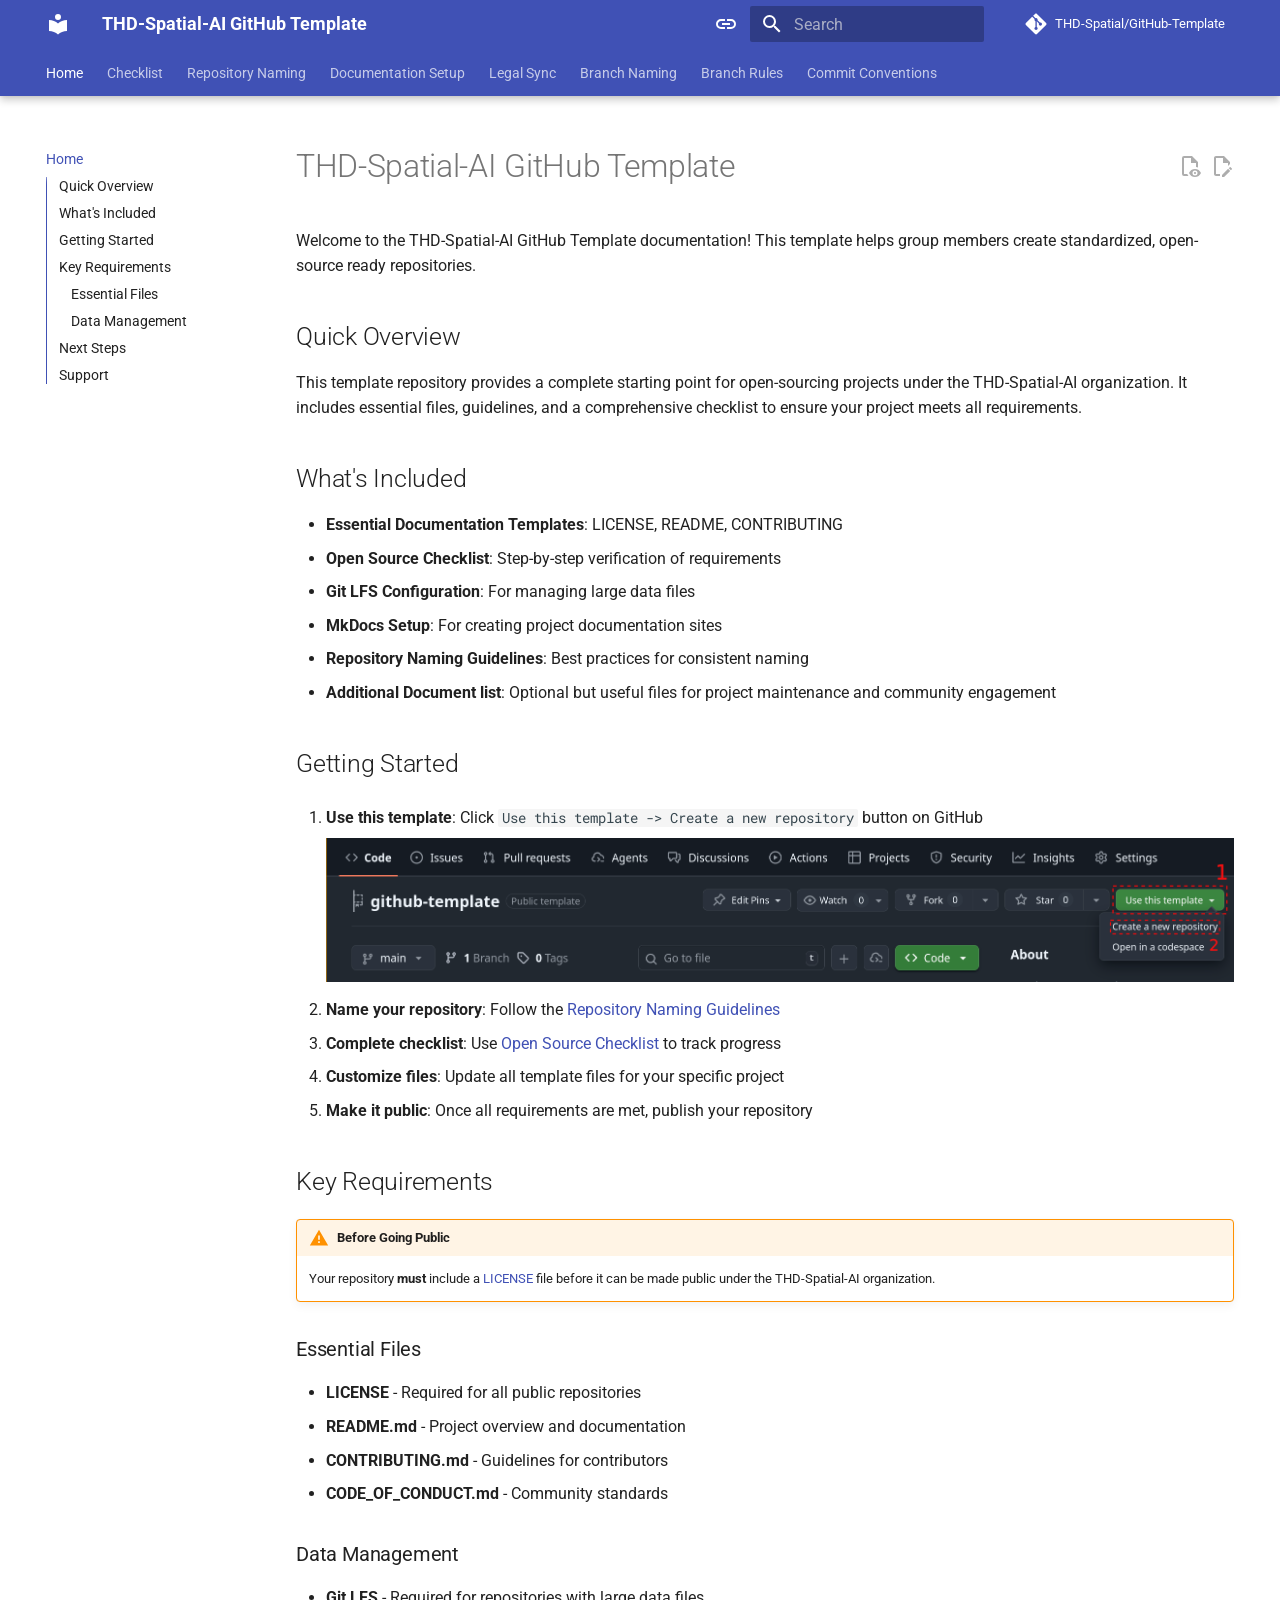
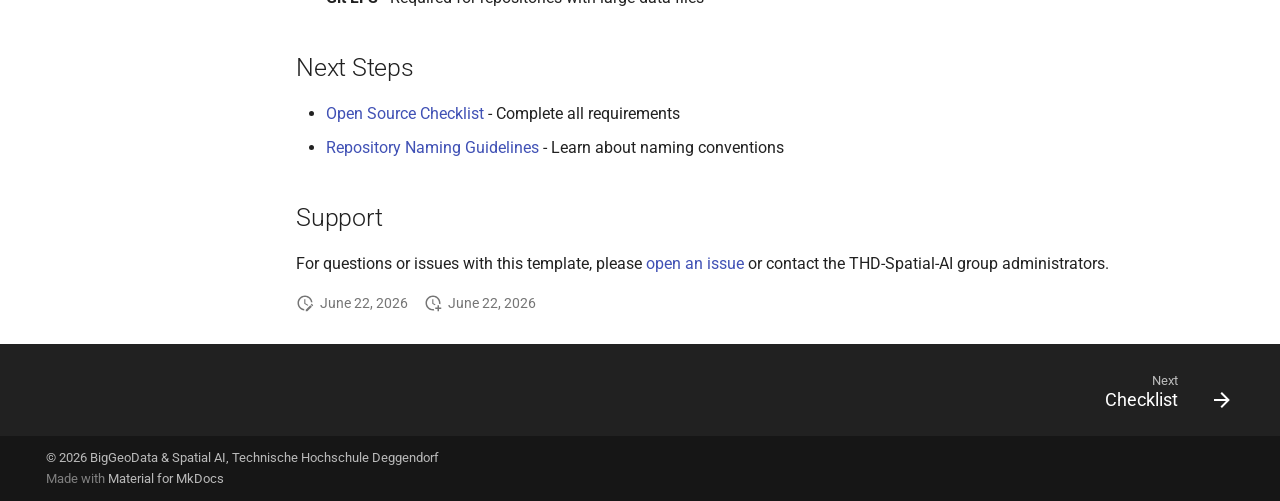
<file: index.html>
<!doctype html>
<html lang="en" class="no-js">
  <head>
    
      <meta charset="utf-8">
      <meta name="viewport" content="width=device-width,initial-scale=1">
      
        <meta name="description" content="Template repository for open source projects in the THD-Spatial-AI GitHub organisation">
      
      
        <meta name="author" content="THD-Spatial-AI">
      
      
        <link rel="canonical" href="https://THD-Spatial-AI.github.io/gitHub-template/">
      
      
      
        <link rel="next" href="getting-started/open-source-checklist/">
      
      
        
      
      
      <link rel="icon" href="assets/images/favicon.png">
      <meta name="generator" content="mkdocs-1.6.1, mkdocs-material-9.7.6">
    
    
      
        <title>THD-Spatial-AI GitHub Template</title>
      
    
    
      <link rel="stylesheet" href="assets/stylesheets/main.484c7ddc.min.css">
      
        
        <link rel="stylesheet" href="assets/stylesheets/palette.ab4e12ef.min.css">
      
      


    
    
      
    
    
      
        
        
        <link rel="preconnect" href="https://fonts.gstatic.com" crossorigin>
        <link rel="stylesheet" href="https://fonts.googleapis.com/css?family=Roboto:300,300i,400,400i,700,700i%7CRoboto+Mono:400,400i,700,700i&display=fallback">
        <style>:root{--md-text-font:"Roboto";--md-code-font:"Roboto Mono"}</style>
      
    
    
    <script>__md_scope=new URL(".",location),__md_hash=e=>[...e].reduce(((e,_)=>(e<<5)-e+_.charCodeAt(0)),0),__md_get=(e,_=localStorage,t=__md_scope)=>JSON.parse(_.getItem(t.pathname+"."+e)),__md_set=(e,_,t=localStorage,a=__md_scope)=>{try{t.setItem(a.pathname+"."+e,JSON.stringify(_))}catch(e){}}</script>
    
      

    
    
  </head>
  
  
    
    
      
    
    
    
    
    <body dir="ltr" data-md-color-scheme="default" data-md-color-primary="indigo" data-md-color-accent="indigo">
  
    
    <input class="md-toggle" data-md-toggle="drawer" type="checkbox" id="__drawer" autocomplete="off">
    <input class="md-toggle" data-md-toggle="search" type="checkbox" id="__search" autocomplete="off">
    <label class="md-overlay" for="__drawer"></label>
    <div data-md-component="skip">
      
        
        <a href="#thd-spatial-ai-github-template" class="md-skip">
          Skip to content
        </a>
      
    </div>
    <div data-md-component="announce">
      
    </div>
    
    
      

  

<header class="md-header md-header--shadow md-header--lifted" data-md-component="header">
  <nav class="md-header__inner md-grid" aria-label="Header">
    <a href="." title="THD-Spatial-AI GitHub Template" class="md-header__button md-logo" aria-label="THD-Spatial-AI GitHub Template" data-md-component="logo">
      
  
  <svg xmlns="http://www.w3.org/2000/svg" viewBox="0 0 24 24"><path d="M12 8a3 3 0 0 0 3-3 3 3 0 0 0-3-3 3 3 0 0 0-3 3 3 3 0 0 0 3 3m0 3.54C9.64 9.35 6.5 8 3 8v11c3.5 0 6.64 1.35 9 3.54 2.36-2.19 5.5-3.54 9-3.54V8c-3.5 0-6.64 1.35-9 3.54"/></svg>

    </a>
    <label class="md-header__button md-icon" for="__drawer">
      
      <svg xmlns="http://www.w3.org/2000/svg" viewBox="0 0 24 24"><path d="M3 6h18v2H3zm0 5h18v2H3zm0 5h18v2H3z"/></svg>
    </label>
    <div class="md-header__title" data-md-component="header-title">
      <div class="md-header__ellipsis">
        <div class="md-header__topic">
          <span class="md-ellipsis">
            THD-Spatial-AI GitHub Template
          </span>
        </div>
        <div class="md-header__topic" data-md-component="header-topic">
          <span class="md-ellipsis">
            
              Home
            
          </span>
        </div>
      </div>
    </div>
    
      
        <form class="md-header__option" data-md-component="palette">
  
    
    
    
    <input class="md-option" data-md-color-media="(prefers-color-scheme)" data-md-color-scheme="default" data-md-color-primary="indigo" data-md-color-accent="indigo"  aria-label="Switch to light mode"  type="radio" name="__palette" id="__palette_0">
    
      <label class="md-header__button md-icon" title="Switch to light mode" for="__palette_1" hidden>
        <svg xmlns="http://www.w3.org/2000/svg" viewBox="0 0 24 24"><path d="M3.9 12c0-1.71 1.39-3.1 3.1-3.1h4V7H7a5 5 0 0 0-5 5 5 5 0 0 0 5 5h4v-1.9H7c-1.71 0-3.1-1.39-3.1-3.1M8 13h8v-2H8zm9-6h-4v1.9h4c1.71 0 3.1 1.39 3.1 3.1s-1.39 3.1-3.1 3.1h-4V17h4a5 5 0 0 0 5-5 5 5 0 0 0-5-5"/></svg>
      </label>
    
  
    
    
    
    <input class="md-option" data-md-color-media="(prefers-color-scheme: light)" data-md-color-scheme="default" data-md-color-primary="indigo" data-md-color-accent="indigo"  aria-label="Switch to dark mode"  type="radio" name="__palette" id="__palette_1">
    
      <label class="md-header__button md-icon" title="Switch to dark mode" for="__palette_2" hidden>
        <svg xmlns="http://www.w3.org/2000/svg" viewBox="0 0 24 24"><path d="M17 7H7a5 5 0 0 0-5 5 5 5 0 0 0 5 5h10a5 5 0 0 0 5-5 5 5 0 0 0-5-5m0 8a3 3 0 0 1-3-3 3 3 0 0 1 3-3 3 3 0 0 1 3 3 3 3 0 0 1-3 3"/></svg>
      </label>
    
  
    
    
    
    <input class="md-option" data-md-color-media="(prefers-color-scheme: dark)" data-md-color-scheme="slate" data-md-color-primary="black" data-md-color-accent="indigo"  aria-label="Switch to system preference"  type="radio" name="__palette" id="__palette_2">
    
      <label class="md-header__button md-icon" title="Switch to system preference" for="__palette_0" hidden>
        <svg xmlns="http://www.w3.org/2000/svg" viewBox="0 0 24 24"><path d="M17 7H7a5 5 0 0 0-5 5 5 5 0 0 0 5 5h10a5 5 0 0 0 5-5 5 5 0 0 0-5-5M7 15a3 3 0 0 1-3-3 3 3 0 0 1 3-3 3 3 0 0 1 3 3 3 3 0 0 1-3 3"/></svg>
      </label>
    
  
</form>
      
    
    
      <script>var palette=__md_get("__palette");if(palette&&palette.color){if("(prefers-color-scheme)"===palette.color.media){var media=matchMedia("(prefers-color-scheme: light)"),input=document.querySelector(media.matches?"[data-md-color-media='(prefers-color-scheme: light)']":"[data-md-color-media='(prefers-color-scheme: dark)']");palette.color.media=input.getAttribute("data-md-color-media"),palette.color.scheme=input.getAttribute("data-md-color-scheme"),palette.color.primary=input.getAttribute("data-md-color-primary"),palette.color.accent=input.getAttribute("data-md-color-accent")}for(var[key,value]of Object.entries(palette.color))document.body.setAttribute("data-md-color-"+key,value)}</script>
    
    
    
      
      
        <label class="md-header__button md-icon" for="__search">
          
          <svg xmlns="http://www.w3.org/2000/svg" viewBox="0 0 24 24"><path d="M9.5 3A6.5 6.5 0 0 1 16 9.5c0 1.61-.59 3.09-1.56 4.23l.27.27h.79l5 5-1.5 1.5-5-5v-.79l-.27-.27A6.52 6.52 0 0 1 9.5 16 6.5 6.5 0 0 1 3 9.5 6.5 6.5 0 0 1 9.5 3m0 2C7 5 5 7 5 9.5S7 14 9.5 14 14 12 14 9.5 12 5 9.5 5"/></svg>
        </label>
        <div class="md-search" data-md-component="search" role="dialog">
  <label class="md-search__overlay" for="__search"></label>
  <div class="md-search__inner" role="search">
    <form class="md-search__form" name="search">
      <input type="text" class="md-search__input" name="query" aria-label="Search" placeholder="Search" autocapitalize="off" autocorrect="off" autocomplete="off" spellcheck="false" data-md-component="search-query" required>
      <label class="md-search__icon md-icon" for="__search">
        
        <svg xmlns="http://www.w3.org/2000/svg" viewBox="0 0 24 24"><path d="M9.5 3A6.5 6.5 0 0 1 16 9.5c0 1.61-.59 3.09-1.56 4.23l.27.27h.79l5 5-1.5 1.5-5-5v-.79l-.27-.27A6.52 6.52 0 0 1 9.5 16 6.5 6.5 0 0 1 3 9.5 6.5 6.5 0 0 1 9.5 3m0 2C7 5 5 7 5 9.5S7 14 9.5 14 14 12 14 9.5 12 5 9.5 5"/></svg>
        
        <svg xmlns="http://www.w3.org/2000/svg" viewBox="0 0 24 24"><path d="M20 11v2H8l5.5 5.5-1.42 1.42L4.16 12l7.92-7.92L13.5 5.5 8 11z"/></svg>
      </label>
      <nav class="md-search__options" aria-label="Search">
        
          <a href="javascript:void(0)" class="md-search__icon md-icon" title="Share" aria-label="Share" data-clipboard data-clipboard-text="" data-md-component="search-share" tabindex="-1">
            
            <svg xmlns="http://www.w3.org/2000/svg" viewBox="0 0 24 24"><path d="M18 16.08c-.76 0-1.44.3-1.96.77L8.91 12.7c.05-.23.09-.46.09-.7s-.04-.47-.09-.7l7.05-4.11c.54.5 1.25.81 2.04.81a3 3 0 0 0 3-3 3 3 0 0 0-3-3 3 3 0 0 0-3 3c0 .24.04.47.09.7L8.04 9.81C7.5 9.31 6.79 9 6 9a3 3 0 0 0-3 3 3 3 0 0 0 3 3c.79 0 1.5-.31 2.04-.81l7.12 4.15c-.05.21-.08.43-.08.66 0 1.61 1.31 2.91 2.92 2.91s2.92-1.3 2.92-2.91A2.92 2.92 0 0 0 18 16.08"/></svg>
          </a>
        
        <button type="reset" class="md-search__icon md-icon" title="Clear" aria-label="Clear" tabindex="-1">
          
          <svg xmlns="http://www.w3.org/2000/svg" viewBox="0 0 24 24"><path d="M19 6.41 17.59 5 12 10.59 6.41 5 5 6.41 10.59 12 5 17.59 6.41 19 12 13.41 17.59 19 19 17.59 13.41 12z"/></svg>
        </button>
      </nav>
      
        <div class="md-search__suggest" data-md-component="search-suggest"></div>
      
    </form>
    <div class="md-search__output">
      <div class="md-search__scrollwrap" tabindex="0" data-md-scrollfix>
        <div class="md-search-result" data-md-component="search-result">
          <div class="md-search-result__meta">
            Initializing search
          </div>
          <ol class="md-search-result__list" role="presentation"></ol>
        </div>
      </div>
    </div>
  </div>
</div>
      
    
    
      <div class="md-header__source">
        <a href="https://github.com/THD-Spatial-AI/gitHub-template" title="Go to repository" class="md-source" data-md-component="source">
  <div class="md-source__icon md-icon">
    
    <svg xmlns="http://www.w3.org/2000/svg" viewBox="0 0 448 512"><!--! Font Awesome Free 7.1.0 by @fontawesome - https://fontawesome.com License - https://fontawesome.com/license/free (Icons: CC BY 4.0, Fonts: SIL OFL 1.1, Code: MIT License) Copyright 2025 Fonticons, Inc.--><path d="M439.6 236.1 244 40.5c-5.4-5.5-12.8-8.5-20.4-8.5s-15 3-20.4 8.4L162.5 81l51.5 51.5c27.1-9.1 52.7 16.8 43.4 43.7l49.7 49.7c34.2-11.8 61.2 31 35.5 56.7-26.5 26.5-70.2-2.9-56-37.3L240.3 199v121.9c25.3 12.5 22.3 41.8 9.1 55-6.4 6.4-15.2 10.1-24.3 10.1s-17.8-3.6-24.3-10.1c-17.6-17.6-11.1-46.9 11.2-56v-123c-20.8-8.5-24.6-30.7-18.6-45L142.6 101 8.5 235.1C3 240.6 0 247.9 0 255.5s3 15 8.5 20.4l195.6 195.7c5.4 5.4 12.7 8.4 20.4 8.4s15-3 20.4-8.4l194.7-194.7c5.4-5.4 8.4-12.8 8.4-20.4s-3-15-8.4-20.4"/></svg>
  </div>
  <div class="md-source__repository">
    THD-Spatial/GitHub-Template
  </div>
</a>
      </div>
    
  </nav>
  
    
      
<nav class="md-tabs" aria-label="Tabs" data-md-component="tabs">
  <div class="md-grid">
    <ul class="md-tabs__list">
      
        
  
  
  
    
  
  
    <li class="md-tabs__item md-tabs__item--active">
      <a href="." class="md-tabs__link">
        
  
  
    
  
  Home

      </a>
    </li>
  

      
        
  
  
  
  
    <li class="md-tabs__item">
      <a href="getting-started/open-source-checklist/" class="md-tabs__link">
        
  
  
    
  
  Checklist

      </a>
    </li>
  

      
        
  
  
  
  
    <li class="md-tabs__item">
      <a href="getting-started/repository-naming/" class="md-tabs__link">
        
  
  
    
  
  Repository Naming

      </a>
    </li>
  

      
        
  
  
  
  
    <li class="md-tabs__item">
      <a href="getting-started/documentation-setup/" class="md-tabs__link">
        
  
  
    
  
  Documentation Setup

      </a>
    </li>
  

      
        
  
  
  
  
    <li class="md-tabs__item">
      <a href="getting-started/legal-sync/" class="md-tabs__link">
        
  
  
    
  
  Legal Sync

      </a>
    </li>
  

      
        
  
  
  
  
    <li class="md-tabs__item">
      <a href="getting-started/branch-naming/" class="md-tabs__link">
        
  
  
    
  
  Branch Naming

      </a>
    </li>
  

      
        
  
  
  
  
    <li class="md-tabs__item">
      <a href="getting-started/branch-rules/" class="md-tabs__link">
        
  
  
    
  
  Branch Rules

      </a>
    </li>
  

      
        
  
  
  
  
    <li class="md-tabs__item">
      <a href="getting-started/commit-conventions/" class="md-tabs__link">
        
  
  
    
  
  Commit Conventions

      </a>
    </li>
  

      
    </ul>
  </div>
</nav>
    
  
</header>
    
    <div class="md-container" data-md-component="container">
      
      
        
      
      <main class="md-main" data-md-component="main">
        <div class="md-main__inner md-grid">
          
            
              
              <div class="md-sidebar md-sidebar--primary" data-md-component="sidebar" data-md-type="navigation" >
                <div class="md-sidebar__scrollwrap">
                  <div class="md-sidebar__inner">
                    


  


  

<nav class="md-nav md-nav--primary md-nav--lifted md-nav--integrated" aria-label="Navigation" data-md-level="0">
  <label class="md-nav__title" for="__drawer">
    <a href="." title="THD-Spatial-AI GitHub Template" class="md-nav__button md-logo" aria-label="THD-Spatial-AI GitHub Template" data-md-component="logo">
      
  
  <svg xmlns="http://www.w3.org/2000/svg" viewBox="0 0 24 24"><path d="M12 8a3 3 0 0 0 3-3 3 3 0 0 0-3-3 3 3 0 0 0-3 3 3 3 0 0 0 3 3m0 3.54C9.64 9.35 6.5 8 3 8v11c3.5 0 6.64 1.35 9 3.54 2.36-2.19 5.5-3.54 9-3.54V8c-3.5 0-6.64 1.35-9 3.54"/></svg>

    </a>
    THD-Spatial-AI GitHub Template
  </label>
  
    <div class="md-nav__source">
      <a href="https://github.com/THD-Spatial-AI/gitHub-template" title="Go to repository" class="md-source" data-md-component="source">
  <div class="md-source__icon md-icon">
    
    <svg xmlns="http://www.w3.org/2000/svg" viewBox="0 0 448 512"><!--! Font Awesome Free 7.1.0 by @fontawesome - https://fontawesome.com License - https://fontawesome.com/license/free (Icons: CC BY 4.0, Fonts: SIL OFL 1.1, Code: MIT License) Copyright 2025 Fonticons, Inc.--><path d="M439.6 236.1 244 40.5c-5.4-5.5-12.8-8.5-20.4-8.5s-15 3-20.4 8.4L162.5 81l51.5 51.5c27.1-9.1 52.7 16.8 43.4 43.7l49.7 49.7c34.2-11.8 61.2 31 35.5 56.7-26.5 26.5-70.2-2.9-56-37.3L240.3 199v121.9c25.3 12.5 22.3 41.8 9.1 55-6.4 6.4-15.2 10.1-24.3 10.1s-17.8-3.6-24.3-10.1c-17.6-17.6-11.1-46.9 11.2-56v-123c-20.8-8.5-24.6-30.7-18.6-45L142.6 101 8.5 235.1C3 240.6 0 247.9 0 255.5s3 15 8.5 20.4l195.6 195.7c5.4 5.4 12.7 8.4 20.4 8.4s15-3 20.4-8.4l194.7-194.7c5.4-5.4 8.4-12.8 8.4-20.4s-3-15-8.4-20.4"/></svg>
  </div>
  <div class="md-source__repository">
    THD-Spatial/GitHub-Template
  </div>
</a>
    </div>
  
  <ul class="md-nav__list" data-md-scrollfix>
    
      
      
  
  
    
  
  
  
    <li class="md-nav__item md-nav__item--active">
      
      <input class="md-nav__toggle md-toggle" type="checkbox" id="__toc">
      
      
        
      
      
        <label class="md-nav__link md-nav__link--active" for="__toc">
          
  
  
  <span class="md-ellipsis">
    
  
    Home
  

    
  </span>
  
  

          <span class="md-nav__icon md-icon"></span>
        </label>
      
      <a href="." class="md-nav__link md-nav__link--active">
        
  
  
  <span class="md-ellipsis">
    
  
    Home
  

    
  </span>
  
  

      </a>
      
        

<nav class="md-nav md-nav--secondary" aria-label="Table of contents">
  
  
  
    
  
  
    <label class="md-nav__title" for="__toc">
      <span class="md-nav__icon md-icon"></span>
      Table of contents
    </label>
    <ul class="md-nav__list" data-md-component="toc" data-md-scrollfix>
      
        <li class="md-nav__item">
  <a href="#quick-overview" class="md-nav__link">
    <span class="md-ellipsis">
      
        Quick Overview
      
    </span>
  </a>
  
</li>
      
        <li class="md-nav__item">
  <a href="#whats-included" class="md-nav__link">
    <span class="md-ellipsis">
      
        What's Included
      
    </span>
  </a>
  
</li>
      
        <li class="md-nav__item">
  <a href="#getting-started" class="md-nav__link">
    <span class="md-ellipsis">
      
        Getting Started
      
    </span>
  </a>
  
</li>
      
        <li class="md-nav__item">
  <a href="#key-requirements" class="md-nav__link">
    <span class="md-ellipsis">
      
        Key Requirements
      
    </span>
  </a>
  
    <nav class="md-nav" aria-label="Key Requirements">
      <ul class="md-nav__list">
        
          <li class="md-nav__item">
  <a href="#essential-files" class="md-nav__link">
    <span class="md-ellipsis">
      
        Essential Files
      
    </span>
  </a>
  
</li>
        
          <li class="md-nav__item">
  <a href="#data-management" class="md-nav__link">
    <span class="md-ellipsis">
      
        Data Management
      
    </span>
  </a>
  
</li>
        
      </ul>
    </nav>
  
</li>
      
        <li class="md-nav__item">
  <a href="#next-steps" class="md-nav__link">
    <span class="md-ellipsis">
      
        Next Steps
      
    </span>
  </a>
  
</li>
      
        <li class="md-nav__item">
  <a href="#support" class="md-nav__link">
    <span class="md-ellipsis">
      
        Support
      
    </span>
  </a>
  
</li>
      
    </ul>
  
</nav>
      
    </li>
  

    
      
      
  
  
  
  
    <li class="md-nav__item">
      <a href="getting-started/open-source-checklist/" class="md-nav__link">
        
  
  
  <span class="md-ellipsis">
    
  
    Checklist
  

    
  </span>
  
  

      </a>
    </li>
  

    
      
      
  
  
  
  
    <li class="md-nav__item">
      <a href="getting-started/repository-naming/" class="md-nav__link">
        
  
  
  <span class="md-ellipsis">
    
  
    Repository Naming
  

    
  </span>
  
  

      </a>
    </li>
  

    
      
      
  
  
  
  
    <li class="md-nav__item">
      <a href="getting-started/documentation-setup/" class="md-nav__link">
        
  
  
  <span class="md-ellipsis">
    
  
    Documentation Setup
  

    
  </span>
  
  

      </a>
    </li>
  

    
      
      
  
  
  
  
    <li class="md-nav__item">
      <a href="getting-started/legal-sync/" class="md-nav__link">
        
  
  
  <span class="md-ellipsis">
    
  
    Legal Sync
  

    
  </span>
  
  

      </a>
    </li>
  

    
      
      
  
  
  
  
    <li class="md-nav__item">
      <a href="getting-started/branch-naming/" class="md-nav__link">
        
  
  
  <span class="md-ellipsis">
    
  
    Branch Naming
  

    
  </span>
  
  

      </a>
    </li>
  

    
      
      
  
  
  
  
    <li class="md-nav__item">
      <a href="getting-started/branch-rules/" class="md-nav__link">
        
  
  
  <span class="md-ellipsis">
    
  
    Branch Rules
  

    
  </span>
  
  

      </a>
    </li>
  

    
      
      
  
  
  
  
    <li class="md-nav__item">
      <a href="getting-started/commit-conventions/" class="md-nav__link">
        
  
  
  <span class="md-ellipsis">
    
  
    Commit Conventions
  

    
  </span>
  
  

      </a>
    </li>
  

    
  </ul>
</nav>
                  </div>
                </div>
              </div>
            
            
          
          
            <div class="md-content" data-md-component="content">
              
                



  


              
              <article class="md-content__inner md-typeset">
                
                  


  
    <a href="https://github.com/THD-Spatial-AI/gitHub-template/edit/main/docs/index.md" title="Edit this page" class="md-content__button md-icon" rel="edit">
      
      <svg xmlns="http://www.w3.org/2000/svg" viewBox="0 0 24 24"><path d="M10 20H6V4h7v5h5v3.1l2-2V8l-6-6H6c-1.1 0-2 .9-2 2v16c0 1.1.9 2 2 2h4zm10.2-7c.1 0 .3.1.4.2l1.3 1.3c.2.2.2.6 0 .8l-1 1-2.1-2.1 1-1c.1-.1.2-.2.4-.2m0 3.9L14.1 23H12v-2.1l6.1-6.1z"/></svg>
    </a>
  
  
    
      
    
    <a href="https://github.com/THD-Spatial-AI/gitHub-template/raw/main/docs/index.md" title="View source of this page" class="md-content__button md-icon">
      
      <svg xmlns="http://www.w3.org/2000/svg" viewBox="0 0 24 24"><path d="M17 18c.56 0 1 .44 1 1s-.44 1-1 1-1-.44-1-1 .44-1 1-1m0-3c-2.73 0-5.06 1.66-6 4 .94 2.34 3.27 4 6 4s5.06-1.66 6-4c-.94-2.34-3.27-4-6-4m0 6.5a2.5 2.5 0 0 1-2.5-2.5 2.5 2.5 0 0 1 2.5-2.5 2.5 2.5 0 0 1 2.5 2.5 2.5 2.5 0 0 1-2.5 2.5M9.27 20H6V4h7v5h5v4.07c.7.08 1.36.25 2 .49V8l-6-6H6a2 2 0 0 0-2 2v16a2 2 0 0 0 2 2h4.5a8.2 8.2 0 0 1-1.23-2"/></svg>
    </a>
  


<h1 id="thd-spatial-ai-github-template">THD-Spatial-AI GitHub Template<a class="headerlink" href="#thd-spatial-ai-github-template" title="Permanent link">&para;</a></h1>
<p>Welcome to the THD-Spatial-AI GitHub Template documentation! This template helps group members create standardized, open-source ready repositories.</p>
<h2 id="quick-overview">Quick Overview<a class="headerlink" href="#quick-overview" title="Permanent link">&para;</a></h2>
<p>This template repository provides a complete starting point for open-sourcing projects under the THD-Spatial-AI organization. It includes essential files, guidelines, and a comprehensive checklist to ensure your project meets all requirements.</p>
<h2 id="whats-included">What's Included<a class="headerlink" href="#whats-included" title="Permanent link">&para;</a></h2>
<ul>
<li><strong>Essential Documentation Templates</strong>: LICENSE, README, CONTRIBUTING</li>
<li><strong>Open Source Checklist</strong>: Step-by-step verification of requirements</li>
<li><strong>Git LFS Configuration</strong>: For managing large data files</li>
<li><strong>MkDocs Setup</strong>: For creating project documentation sites</li>
<li><strong>Repository Naming Guidelines</strong>: Best practices for consistent naming</li>
<li><strong>Additional Document list</strong>: Optional but useful files for project maintenance and community engagement</li>
</ul>
<h2 id="getting-started">Getting Started<a class="headerlink" href="#getting-started" title="Permanent link">&para;</a></h2>
<ol>
<li>
<p><strong>Use this template</strong>: Click <code>Use this template -&gt; Create a new repository</code> button on GitHub</p>
<p><img alt="Use this template button" src="assets/getting-started/creating-repo-from-template.png" /></p>
</li>
<li>
<p><strong>Name your repository</strong>: Follow the <a href="getting-started/repository-naming/">Repository Naming Guidelines</a></p>
</li>
<li><strong>Complete checklist</strong>: Use <a href="getting-started/open-source-checklist/">Open Source Checklist</a> to track progress</li>
<li><strong>Customize files</strong>: Update all template files for your specific project</li>
<li><strong>Make it public</strong>: Once all requirements are met, publish your repository</li>
</ol>
<h2 id="key-requirements">Key Requirements<a class="headerlink" href="#key-requirements" title="Permanent link">&para;</a></h2>
<div class="admonition warning">
<p class="admonition-title">Before Going Public</p>
<p>Your repository <strong>must</strong> include a <a href="getting-started/open-source-checklist/#license">LICENSE</a> file before it can be made public under the THD-Spatial-AI organization.</p>
</div>
<h3 id="essential-files">Essential Files<a class="headerlink" href="#essential-files" title="Permanent link">&para;</a></h3>
<ul>
<li><strong>LICENSE</strong> - Required for all public repositories</li>
<li><strong>README.md</strong> - Project overview and documentation</li>
<li><strong>CONTRIBUTING.md</strong> - Guidelines for contributors</li>
<li><strong>CODE_OF_CONDUCT.md</strong> - Community standards</li>
</ul>
<h3 id="data-management">Data Management<a class="headerlink" href="#data-management" title="Permanent link">&para;</a></h3>
<ul>
<li><strong>Git LFS</strong> - Required for repositories with large data files</li>
</ul>
<h2 id="next-steps">Next Steps<a class="headerlink" href="#next-steps" title="Permanent link">&para;</a></h2>
<ul>
<li><a href="getting-started/open-source-checklist/">Open Source Checklist</a> - Complete all requirements</li>
<li><a href="getting-started/repository-naming/">Repository Naming Guidelines</a> - Learn about naming conventions</li>
</ul>
<h2 id="support">Support<a class="headerlink" href="#support" title="Permanent link">&para;</a></h2>
<p>For questions or issues with this template, please <a href="https://github.com/THD-Spatial-AI/github-template/issues">open an issue</a> or contact the THD-Spatial-AI group administrators.</p>







  
    
  
  
    
  


  <aside class="md-source-file">
    
      
  <span class="md-source-file__fact">
    <span class="md-icon" title="Last update">
      <svg xmlns="http://www.w3.org/2000/svg" viewBox="0 0 24 24"><path d="M21 13.1c-.1 0-.3.1-.4.2l-1 1 2.1 2.1 1-1c.2-.2.2-.6 0-.8l-1.3-1.3c-.1-.1-.2-.2-.4-.2m-1.9 1.8-6.1 6V23h2.1l6.1-6.1zM12.5 7v5.2l4 2.4-1 1L11 13V7zM11 21.9c-5.1-.5-9-4.8-9-9.9C2 6.5 6.5 2 12 2c5.3 0 9.6 4.1 10 9.3-.3-.1-.6-.2-1-.2s-.7.1-1 .2C19.6 7.2 16.2 4 12 4c-4.4 0-8 3.6-8 8 0 4.1 3.1 7.5 7.1 7.9l-.1.2z"/></svg>
    </span>
    <span class="git-revision-date-localized-plugin git-revision-date-localized-plugin-date" title="June 22, 2026 08:58:50 UTC">June 22, 2026</span>
  </span>

    
    
      
  <span class="md-source-file__fact">
    <span class="md-icon" title="Created">
      <svg xmlns="http://www.w3.org/2000/svg" viewBox="0 0 24 24"><path d="M14.47 15.08 11 13V7h1.5v5.25l3.08 1.83c-.41.28-.79.62-1.11 1m-1.39 4.84c-.36.05-.71.08-1.08.08-4.42 0-8-3.58-8-8s3.58-8 8-8 8 3.58 8 8c0 .37-.03.72-.08 1.08.69.1 1.33.32 1.92.64.1-.56.16-1.13.16-1.72 0-5.5-4.5-10-10-10S2 6.5 2 12s4.47 10 10 10c.59 0 1.16-.06 1.72-.16-.32-.59-.54-1.23-.64-1.92M18 15v3h-3v2h3v3h2v-3h3v-2h-3v-3z"/></svg>
    </span>
    <span class="git-revision-date-localized-plugin git-revision-date-localized-plugin-date" title="June 22, 2026 08:58:50 UTC">June 22, 2026</span>
  </span>

    
    
    
  </aside>





                
              </article>
            </div>
          
          
<script>var target=document.getElementById(location.hash.slice(1));target&&target.name&&(target.checked=target.name.startsWith("__tabbed_"))</script>
        </div>
        
          <button type="button" class="md-top md-icon" data-md-component="top" hidden>
  
  <svg xmlns="http://www.w3.org/2000/svg" viewBox="0 0 24 24"><path d="M13 20h-2V8l-5.5 5.5-1.42-1.42L12 4.16l7.92 7.92-1.42 1.42L13 8z"/></svg>
  Back to top
</button>
        
      </main>
      
        <footer class="md-footer">
  
    
      
      <nav class="md-footer__inner md-grid" aria-label="Footer" >
        
        
          
          <a href="getting-started/open-source-checklist/" class="md-footer__link md-footer__link--next" aria-label="Next: Checklist">
            <div class="md-footer__title">
              <span class="md-footer__direction">
                Next
              </span>
              <div class="md-ellipsis">
                Checklist
              </div>
            </div>
            <div class="md-footer__button md-icon">
              
              <svg xmlns="http://www.w3.org/2000/svg" viewBox="0 0 24 24"><path d="M4 11v2h12l-5.5 5.5 1.42 1.42L19.84 12l-7.92-7.92L10.5 5.5 16 11z"/></svg>
            </div>
          </a>
        
      </nav>
    
  
  <div class="md-footer-meta md-typeset">
    <div class="md-footer-meta__inner md-grid">
      <div class="md-copyright">
  
    <div class="md-copyright__highlight">
      &copy; 2026 <a href="https://github.com/THD-Spatial-AI"  target="_blank" rel="noopener">BigGeoData & Spatial AI, Technische Hochschule Deggendorf</a>

    </div>
  
  
    Made with
    <a href="https://squidfunk.github.io/mkdocs-material/" target="_blank" rel="noopener">
      Material for MkDocs
    </a>
  
</div>
      
    </div>
  </div>
</footer>
      
    </div>
    <div class="md-dialog" data-md-component="dialog">
      <div class="md-dialog__inner md-typeset"></div>
    </div>
    
    
    
      
      
      <script id="__config" type="application/json">{"annotate": null, "base": ".", "features": ["announce.dismiss", "content.action.edit", "content.action.view", "content.code.annotate", "content.code.copy", "content.tooltips", "navigation.expand", "navigation.footer", "navigation.indexes", "navigation.instant", "navigation.prune", "navigation.tabs", "navigation.tabs.sticky", "navigation.top", "navigation.path", "navigation.tracking", "navigation.sections", "search.highlight", "search.share", "search.suggest", "toc.follow", "toc.integrate"], "search": "assets/javascripts/workers/search.2c215733.min.js", "tags": null, "translations": {"clipboard.copied": "Copied to clipboard", "clipboard.copy": "Copy to clipboard", "search.result.more.one": "1 more on this page", "search.result.more.other": "# more on this page", "search.result.none": "No matching documents", "search.result.one": "1 matching document", "search.result.other": "# matching documents", "search.result.placeholder": "Type to start searching", "search.result.term.missing": "Missing", "select.version": "Select version"}, "version": null}</script>
    
    
      <script src="assets/javascripts/bundle.79ae519e.min.js"></script>
      
    
  </body>
</html>
</file>
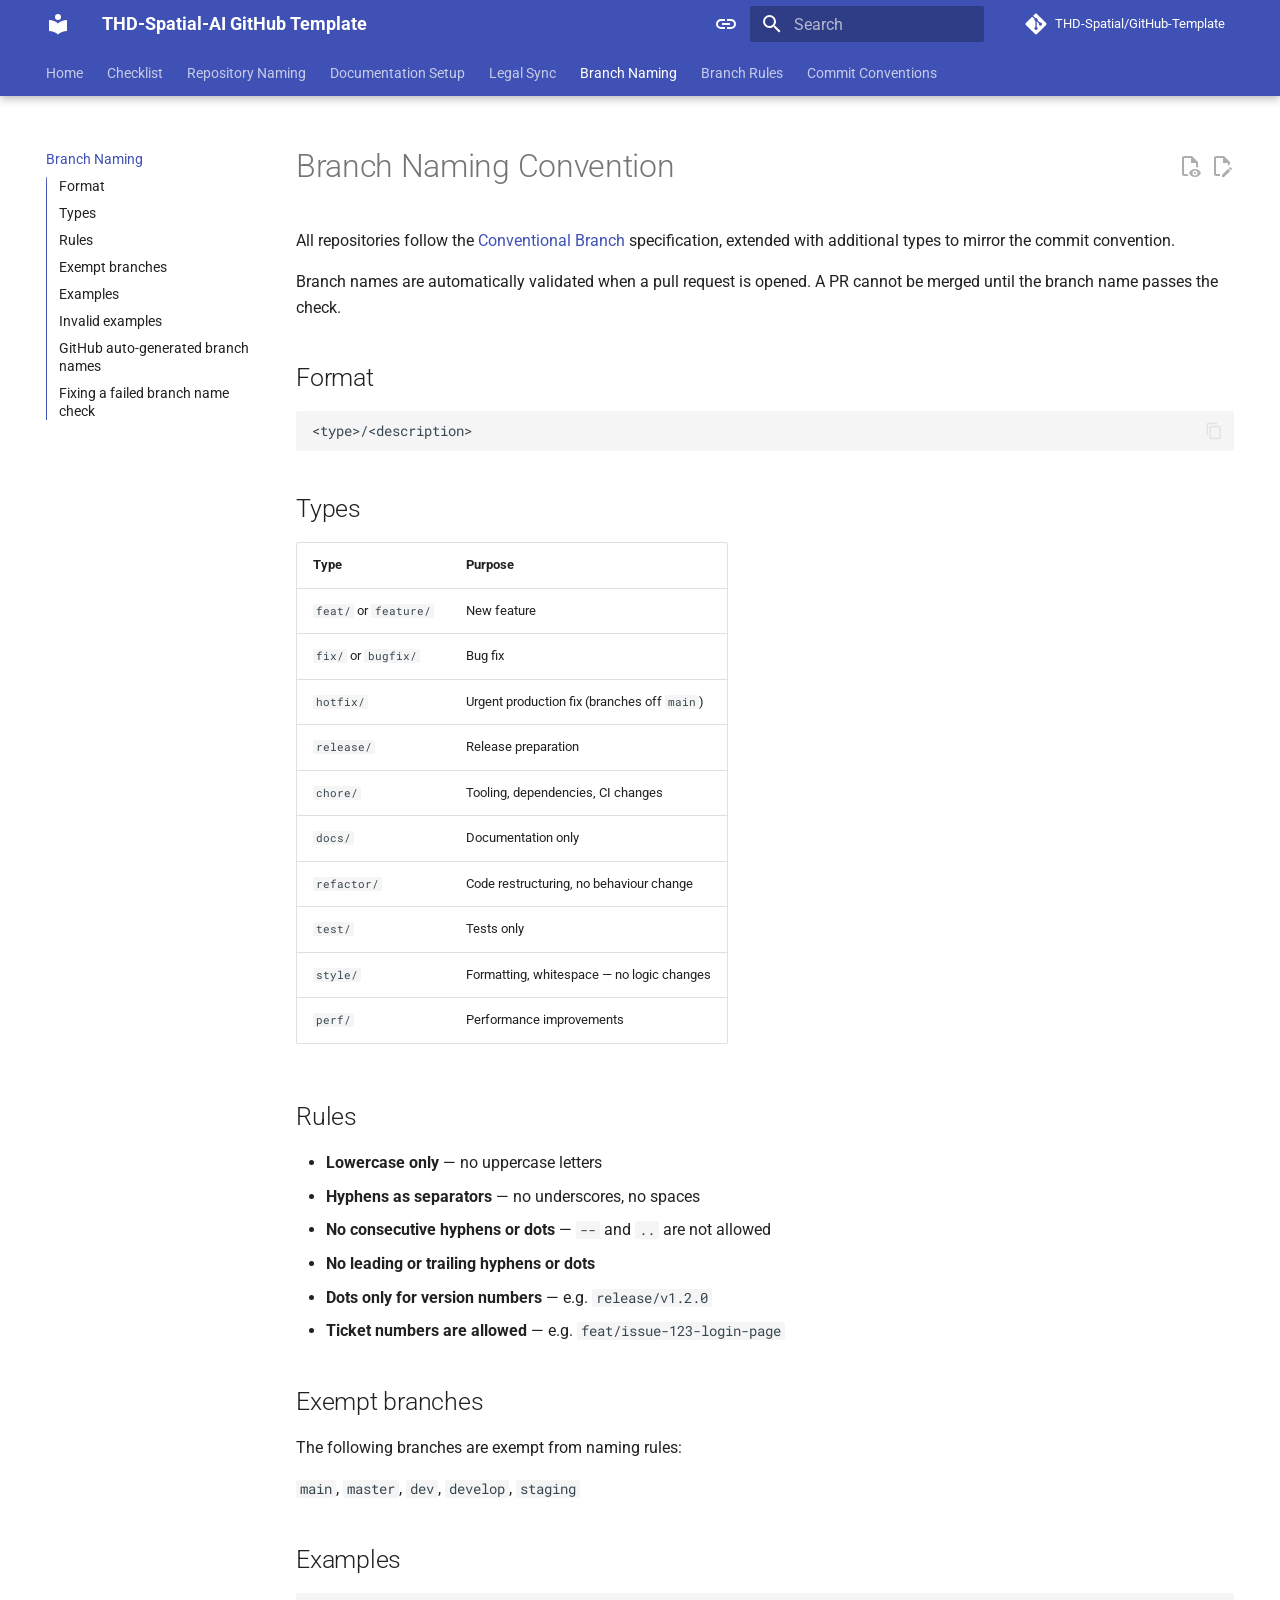
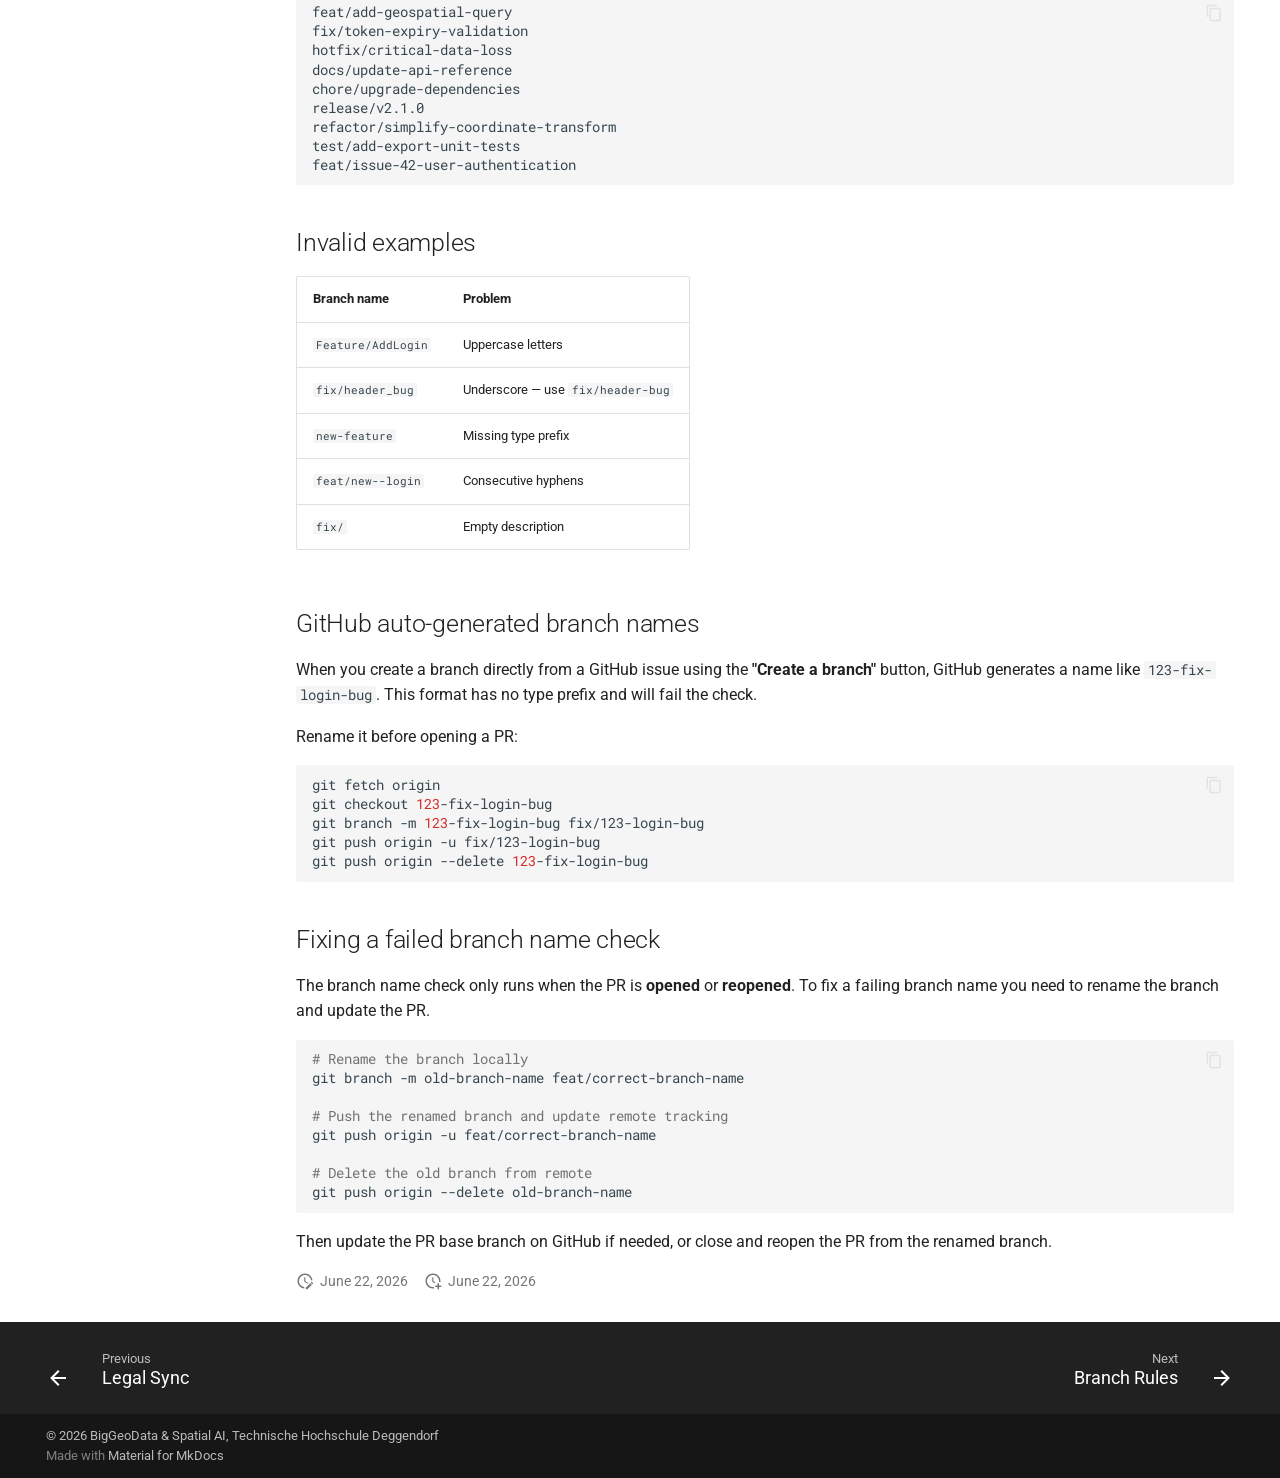
<file: getting-started/branch-naming/index.html>
<!doctype html>
<html lang="en" class="no-js">
  <head>
    
      <meta charset="utf-8">
      <meta name="viewport" content="width=device-width,initial-scale=1">
      
        <meta name="description" content="Template repository for open source projects in the THD-Spatial-AI GitHub organisation">
      
      
        <meta name="author" content="THD-Spatial-AI">
      
      
        <link rel="canonical" href="https://THD-Spatial-AI.github.io/gitHub-template/getting-started/branch-naming/">
      
      
        <link rel="prev" href="../legal-sync/">
      
      
        <link rel="next" href="../branch-rules/">
      
      
        
      
      
      <link rel="icon" href="../../assets/images/favicon.png">
      <meta name="generator" content="mkdocs-1.6.1, mkdocs-material-9.7.6">
    
    
      
        <title>Branch Naming - THD-Spatial-AI GitHub Template</title>
      
    
    
      <link rel="stylesheet" href="../../assets/stylesheets/main.484c7ddc.min.css">
      
        
        <link rel="stylesheet" href="../../assets/stylesheets/palette.ab4e12ef.min.css">
      
      


    
    
      
    
    
      
        
        
        <link rel="preconnect" href="https://fonts.gstatic.com" crossorigin>
        <link rel="stylesheet" href="https://fonts.googleapis.com/css?family=Roboto:300,300i,400,400i,700,700i%7CRoboto+Mono:400,400i,700,700i&display=fallback">
        <style>:root{--md-text-font:"Roboto";--md-code-font:"Roboto Mono"}</style>
      
    
    
    <script>__md_scope=new URL("../..",location),__md_hash=e=>[...e].reduce(((e,_)=>(e<<5)-e+_.charCodeAt(0)),0),__md_get=(e,_=localStorage,t=__md_scope)=>JSON.parse(_.getItem(t.pathname+"."+e)),__md_set=(e,_,t=localStorage,a=__md_scope)=>{try{t.setItem(a.pathname+"."+e,JSON.stringify(_))}catch(e){}}</script>
    
      

    
    
  </head>
  
  
    
    
      
    
    
    
    
    <body dir="ltr" data-md-color-scheme="default" data-md-color-primary="indigo" data-md-color-accent="indigo">
  
    
    <input class="md-toggle" data-md-toggle="drawer" type="checkbox" id="__drawer" autocomplete="off">
    <input class="md-toggle" data-md-toggle="search" type="checkbox" id="__search" autocomplete="off">
    <label class="md-overlay" for="__drawer"></label>
    <div data-md-component="skip">
      
        
        <a href="#branch-naming-convention" class="md-skip">
          Skip to content
        </a>
      
    </div>
    <div data-md-component="announce">
      
    </div>
    
    
      

  

<header class="md-header md-header--shadow md-header--lifted" data-md-component="header">
  <nav class="md-header__inner md-grid" aria-label="Header">
    <a href="../.." title="THD-Spatial-AI GitHub Template" class="md-header__button md-logo" aria-label="THD-Spatial-AI GitHub Template" data-md-component="logo">
      
  
  <svg xmlns="http://www.w3.org/2000/svg" viewBox="0 0 24 24"><path d="M12 8a3 3 0 0 0 3-3 3 3 0 0 0-3-3 3 3 0 0 0-3 3 3 3 0 0 0 3 3m0 3.54C9.64 9.35 6.5 8 3 8v11c3.5 0 6.64 1.35 9 3.54 2.36-2.19 5.5-3.54 9-3.54V8c-3.5 0-6.64 1.35-9 3.54"/></svg>

    </a>
    <label class="md-header__button md-icon" for="__drawer">
      
      <svg xmlns="http://www.w3.org/2000/svg" viewBox="0 0 24 24"><path d="M3 6h18v2H3zm0 5h18v2H3zm0 5h18v2H3z"/></svg>
    </label>
    <div class="md-header__title" data-md-component="header-title">
      <div class="md-header__ellipsis">
        <div class="md-header__topic">
          <span class="md-ellipsis">
            THD-Spatial-AI GitHub Template
          </span>
        </div>
        <div class="md-header__topic" data-md-component="header-topic">
          <span class="md-ellipsis">
            
              Branch Naming
            
          </span>
        </div>
      </div>
    </div>
    
      
        <form class="md-header__option" data-md-component="palette">
  
    
    
    
    <input class="md-option" data-md-color-media="(prefers-color-scheme)" data-md-color-scheme="default" data-md-color-primary="indigo" data-md-color-accent="indigo"  aria-label="Switch to light mode"  type="radio" name="__palette" id="__palette_0">
    
      <label class="md-header__button md-icon" title="Switch to light mode" for="__palette_1" hidden>
        <svg xmlns="http://www.w3.org/2000/svg" viewBox="0 0 24 24"><path d="M3.9 12c0-1.71 1.39-3.1 3.1-3.1h4V7H7a5 5 0 0 0-5 5 5 5 0 0 0 5 5h4v-1.9H7c-1.71 0-3.1-1.39-3.1-3.1M8 13h8v-2H8zm9-6h-4v1.9h4c1.71 0 3.1 1.39 3.1 3.1s-1.39 3.1-3.1 3.1h-4V17h4a5 5 0 0 0 5-5 5 5 0 0 0-5-5"/></svg>
      </label>
    
  
    
    
    
    <input class="md-option" data-md-color-media="(prefers-color-scheme: light)" data-md-color-scheme="default" data-md-color-primary="indigo" data-md-color-accent="indigo"  aria-label="Switch to dark mode"  type="radio" name="__palette" id="__palette_1">
    
      <label class="md-header__button md-icon" title="Switch to dark mode" for="__palette_2" hidden>
        <svg xmlns="http://www.w3.org/2000/svg" viewBox="0 0 24 24"><path d="M17 7H7a5 5 0 0 0-5 5 5 5 0 0 0 5 5h10a5 5 0 0 0 5-5 5 5 0 0 0-5-5m0 8a3 3 0 0 1-3-3 3 3 0 0 1 3-3 3 3 0 0 1 3 3 3 3 0 0 1-3 3"/></svg>
      </label>
    
  
    
    
    
    <input class="md-option" data-md-color-media="(prefers-color-scheme: dark)" data-md-color-scheme="slate" data-md-color-primary="black" data-md-color-accent="indigo"  aria-label="Switch to system preference"  type="radio" name="__palette" id="__palette_2">
    
      <label class="md-header__button md-icon" title="Switch to system preference" for="__palette_0" hidden>
        <svg xmlns="http://www.w3.org/2000/svg" viewBox="0 0 24 24"><path d="M17 7H7a5 5 0 0 0-5 5 5 5 0 0 0 5 5h10a5 5 0 0 0 5-5 5 5 0 0 0-5-5M7 15a3 3 0 0 1-3-3 3 3 0 0 1 3-3 3 3 0 0 1 3 3 3 3 0 0 1-3 3"/></svg>
      </label>
    
  
</form>
      
    
    
      <script>var palette=__md_get("__palette");if(palette&&palette.color){if("(prefers-color-scheme)"===palette.color.media){var media=matchMedia("(prefers-color-scheme: light)"),input=document.querySelector(media.matches?"[data-md-color-media='(prefers-color-scheme: light)']":"[data-md-color-media='(prefers-color-scheme: dark)']");palette.color.media=input.getAttribute("data-md-color-media"),palette.color.scheme=input.getAttribute("data-md-color-scheme"),palette.color.primary=input.getAttribute("data-md-color-primary"),palette.color.accent=input.getAttribute("data-md-color-accent")}for(var[key,value]of Object.entries(palette.color))document.body.setAttribute("data-md-color-"+key,value)}</script>
    
    
    
      
      
        <label class="md-header__button md-icon" for="__search">
          
          <svg xmlns="http://www.w3.org/2000/svg" viewBox="0 0 24 24"><path d="M9.5 3A6.5 6.5 0 0 1 16 9.5c0 1.61-.59 3.09-1.56 4.23l.27.27h.79l5 5-1.5 1.5-5-5v-.79l-.27-.27A6.52 6.52 0 0 1 9.5 16 6.5 6.5 0 0 1 3 9.5 6.5 6.5 0 0 1 9.5 3m0 2C7 5 5 7 5 9.5S7 14 9.5 14 14 12 14 9.5 12 5 9.5 5"/></svg>
        </label>
        <div class="md-search" data-md-component="search" role="dialog">
  <label class="md-search__overlay" for="__search"></label>
  <div class="md-search__inner" role="search">
    <form class="md-search__form" name="search">
      <input type="text" class="md-search__input" name="query" aria-label="Search" placeholder="Search" autocapitalize="off" autocorrect="off" autocomplete="off" spellcheck="false" data-md-component="search-query" required>
      <label class="md-search__icon md-icon" for="__search">
        
        <svg xmlns="http://www.w3.org/2000/svg" viewBox="0 0 24 24"><path d="M9.5 3A6.5 6.5 0 0 1 16 9.5c0 1.61-.59 3.09-1.56 4.23l.27.27h.79l5 5-1.5 1.5-5-5v-.79l-.27-.27A6.52 6.52 0 0 1 9.5 16 6.5 6.5 0 0 1 3 9.5 6.5 6.5 0 0 1 9.5 3m0 2C7 5 5 7 5 9.5S7 14 9.5 14 14 12 14 9.5 12 5 9.5 5"/></svg>
        
        <svg xmlns="http://www.w3.org/2000/svg" viewBox="0 0 24 24"><path d="M20 11v2H8l5.5 5.5-1.42 1.42L4.16 12l7.92-7.92L13.5 5.5 8 11z"/></svg>
      </label>
      <nav class="md-search__options" aria-label="Search">
        
          <a href="javascript:void(0)" class="md-search__icon md-icon" title="Share" aria-label="Share" data-clipboard data-clipboard-text="" data-md-component="search-share" tabindex="-1">
            
            <svg xmlns="http://www.w3.org/2000/svg" viewBox="0 0 24 24"><path d="M18 16.08c-.76 0-1.44.3-1.96.77L8.91 12.7c.05-.23.09-.46.09-.7s-.04-.47-.09-.7l7.05-4.11c.54.5 1.25.81 2.04.81a3 3 0 0 0 3-3 3 3 0 0 0-3-3 3 3 0 0 0-3 3c0 .24.04.47.09.7L8.04 9.81C7.5 9.31 6.79 9 6 9a3 3 0 0 0-3 3 3 3 0 0 0 3 3c.79 0 1.5-.31 2.04-.81l7.12 4.15c-.05.21-.08.43-.08.66 0 1.61 1.31 2.91 2.92 2.91s2.92-1.3 2.92-2.91A2.92 2.92 0 0 0 18 16.08"/></svg>
          </a>
        
        <button type="reset" class="md-search__icon md-icon" title="Clear" aria-label="Clear" tabindex="-1">
          
          <svg xmlns="http://www.w3.org/2000/svg" viewBox="0 0 24 24"><path d="M19 6.41 17.59 5 12 10.59 6.41 5 5 6.41 10.59 12 5 17.59 6.41 19 12 13.41 17.59 19 19 17.59 13.41 12z"/></svg>
        </button>
      </nav>
      
        <div class="md-search__suggest" data-md-component="search-suggest"></div>
      
    </form>
    <div class="md-search__output">
      <div class="md-search__scrollwrap" tabindex="0" data-md-scrollfix>
        <div class="md-search-result" data-md-component="search-result">
          <div class="md-search-result__meta">
            Initializing search
          </div>
          <ol class="md-search-result__list" role="presentation"></ol>
        </div>
      </div>
    </div>
  </div>
</div>
      
    
    
      <div class="md-header__source">
        <a href="https://github.com/THD-Spatial-AI/gitHub-template" title="Go to repository" class="md-source" data-md-component="source">
  <div class="md-source__icon md-icon">
    
    <svg xmlns="http://www.w3.org/2000/svg" viewBox="0 0 448 512"><!--! Font Awesome Free 7.1.0 by @fontawesome - https://fontawesome.com License - https://fontawesome.com/license/free (Icons: CC BY 4.0, Fonts: SIL OFL 1.1, Code: MIT License) Copyright 2025 Fonticons, Inc.--><path d="M439.6 236.1 244 40.5c-5.4-5.5-12.8-8.5-20.4-8.5s-15 3-20.4 8.4L162.5 81l51.5 51.5c27.1-9.1 52.7 16.8 43.4 43.7l49.7 49.7c34.2-11.8 61.2 31 35.5 56.7-26.5 26.5-70.2-2.9-56-37.3L240.3 199v121.9c25.3 12.5 22.3 41.8 9.1 55-6.4 6.4-15.2 10.1-24.3 10.1s-17.8-3.6-24.3-10.1c-17.6-17.6-11.1-46.9 11.2-56v-123c-20.8-8.5-24.6-30.7-18.6-45L142.6 101 8.5 235.1C3 240.6 0 247.9 0 255.5s3 15 8.5 20.4l195.6 195.7c5.4 5.4 12.7 8.4 20.4 8.4s15-3 20.4-8.4l194.7-194.7c5.4-5.4 8.4-12.8 8.4-20.4s-3-15-8.4-20.4"/></svg>
  </div>
  <div class="md-source__repository">
    THD-Spatial/GitHub-Template
  </div>
</a>
      </div>
    
  </nav>
  
    
      
<nav class="md-tabs" aria-label="Tabs" data-md-component="tabs">
  <div class="md-grid">
    <ul class="md-tabs__list">
      
        
  
  
  
  
    <li class="md-tabs__item">
      <a href="../.." class="md-tabs__link">
        
  
  
    
  
  Home

      </a>
    </li>
  

      
        
  
  
  
  
    <li class="md-tabs__item">
      <a href="../open-source-checklist/" class="md-tabs__link">
        
  
  
    
  
  Checklist

      </a>
    </li>
  

      
        
  
  
  
  
    <li class="md-tabs__item">
      <a href="../repository-naming/" class="md-tabs__link">
        
  
  
    
  
  Repository Naming

      </a>
    </li>
  

      
        
  
  
  
  
    <li class="md-tabs__item">
      <a href="../documentation-setup/" class="md-tabs__link">
        
  
  
    
  
  Documentation Setup

      </a>
    </li>
  

      
        
  
  
  
  
    <li class="md-tabs__item">
      <a href="../legal-sync/" class="md-tabs__link">
        
  
  
    
  
  Legal Sync

      </a>
    </li>
  

      
        
  
  
  
    
  
  
    <li class="md-tabs__item md-tabs__item--active">
      <a href="./" class="md-tabs__link">
        
  
  
    
  
  Branch Naming

      </a>
    </li>
  

      
        
  
  
  
  
    <li class="md-tabs__item">
      <a href="../branch-rules/" class="md-tabs__link">
        
  
  
    
  
  Branch Rules

      </a>
    </li>
  

      
        
  
  
  
  
    <li class="md-tabs__item">
      <a href="../commit-conventions/" class="md-tabs__link">
        
  
  
    
  
  Commit Conventions

      </a>
    </li>
  

      
    </ul>
  </div>
</nav>
    
  
</header>
    
    <div class="md-container" data-md-component="container">
      
      
        
      
      <main class="md-main" data-md-component="main">
        <div class="md-main__inner md-grid">
          
            
              
              <div class="md-sidebar md-sidebar--primary" data-md-component="sidebar" data-md-type="navigation" >
                <div class="md-sidebar__scrollwrap">
                  <div class="md-sidebar__inner">
                    


  


  

<nav class="md-nav md-nav--primary md-nav--lifted md-nav--integrated" aria-label="Navigation" data-md-level="0">
  <label class="md-nav__title" for="__drawer">
    <a href="../.." title="THD-Spatial-AI GitHub Template" class="md-nav__button md-logo" aria-label="THD-Spatial-AI GitHub Template" data-md-component="logo">
      
  
  <svg xmlns="http://www.w3.org/2000/svg" viewBox="0 0 24 24"><path d="M12 8a3 3 0 0 0 3-3 3 3 0 0 0-3-3 3 3 0 0 0-3 3 3 3 0 0 0 3 3m0 3.54C9.64 9.35 6.5 8 3 8v11c3.5 0 6.64 1.35 9 3.54 2.36-2.19 5.5-3.54 9-3.54V8c-3.5 0-6.64 1.35-9 3.54"/></svg>

    </a>
    THD-Spatial-AI GitHub Template
  </label>
  
    <div class="md-nav__source">
      <a href="https://github.com/THD-Spatial-AI/gitHub-template" title="Go to repository" class="md-source" data-md-component="source">
  <div class="md-source__icon md-icon">
    
    <svg xmlns="http://www.w3.org/2000/svg" viewBox="0 0 448 512"><!--! Font Awesome Free 7.1.0 by @fontawesome - https://fontawesome.com License - https://fontawesome.com/license/free (Icons: CC BY 4.0, Fonts: SIL OFL 1.1, Code: MIT License) Copyright 2025 Fonticons, Inc.--><path d="M439.6 236.1 244 40.5c-5.4-5.5-12.8-8.5-20.4-8.5s-15 3-20.4 8.4L162.5 81l51.5 51.5c27.1-9.1 52.7 16.8 43.4 43.7l49.7 49.7c34.2-11.8 61.2 31 35.5 56.7-26.5 26.5-70.2-2.9-56-37.3L240.3 199v121.9c25.3 12.5 22.3 41.8 9.1 55-6.4 6.4-15.2 10.1-24.3 10.1s-17.8-3.6-24.3-10.1c-17.6-17.6-11.1-46.9 11.2-56v-123c-20.8-8.5-24.6-30.7-18.6-45L142.6 101 8.5 235.1C3 240.6 0 247.9 0 255.5s3 15 8.5 20.4l195.6 195.7c5.4 5.4 12.7 8.4 20.4 8.4s15-3 20.4-8.4l194.7-194.7c5.4-5.4 8.4-12.8 8.4-20.4s-3-15-8.4-20.4"/></svg>
  </div>
  <div class="md-source__repository">
    THD-Spatial/GitHub-Template
  </div>
</a>
    </div>
  
  <ul class="md-nav__list" data-md-scrollfix>
    
      
      
  
  
  
  
    <li class="md-nav__item">
      <a href="../.." class="md-nav__link">
        
  
  
  <span class="md-ellipsis">
    
  
    Home
  

    
  </span>
  
  

      </a>
    </li>
  

    
      
      
  
  
  
  
    <li class="md-nav__item">
      <a href="../open-source-checklist/" class="md-nav__link">
        
  
  
  <span class="md-ellipsis">
    
  
    Checklist
  

    
  </span>
  
  

      </a>
    </li>
  

    
      
      
  
  
  
  
    <li class="md-nav__item">
      <a href="../repository-naming/" class="md-nav__link">
        
  
  
  <span class="md-ellipsis">
    
  
    Repository Naming
  

    
  </span>
  
  

      </a>
    </li>
  

    
      
      
  
  
  
  
    <li class="md-nav__item">
      <a href="../documentation-setup/" class="md-nav__link">
        
  
  
  <span class="md-ellipsis">
    
  
    Documentation Setup
  

    
  </span>
  
  

      </a>
    </li>
  

    
      
      
  
  
  
  
    <li class="md-nav__item">
      <a href="../legal-sync/" class="md-nav__link">
        
  
  
  <span class="md-ellipsis">
    
  
    Legal Sync
  

    
  </span>
  
  

      </a>
    </li>
  

    
      
      
  
  
    
  
  
  
    <li class="md-nav__item md-nav__item--active">
      
      <input class="md-nav__toggle md-toggle" type="checkbox" id="__toc">
      
      
        
      
      
        <label class="md-nav__link md-nav__link--active" for="__toc">
          
  
  
  <span class="md-ellipsis">
    
  
    Branch Naming
  

    
  </span>
  
  

          <span class="md-nav__icon md-icon"></span>
        </label>
      
      <a href="./" class="md-nav__link md-nav__link--active">
        
  
  
  <span class="md-ellipsis">
    
  
    Branch Naming
  

    
  </span>
  
  

      </a>
      
        

<nav class="md-nav md-nav--secondary" aria-label="Table of contents">
  
  
  
    
  
  
    <label class="md-nav__title" for="__toc">
      <span class="md-nav__icon md-icon"></span>
      Table of contents
    </label>
    <ul class="md-nav__list" data-md-component="toc" data-md-scrollfix>
      
        <li class="md-nav__item">
  <a href="#format" class="md-nav__link">
    <span class="md-ellipsis">
      
        Format
      
    </span>
  </a>
  
</li>
      
        <li class="md-nav__item">
  <a href="#types" class="md-nav__link">
    <span class="md-ellipsis">
      
        Types
      
    </span>
  </a>
  
</li>
      
        <li class="md-nav__item">
  <a href="#rules" class="md-nav__link">
    <span class="md-ellipsis">
      
        Rules
      
    </span>
  </a>
  
</li>
      
        <li class="md-nav__item">
  <a href="#exempt-branches" class="md-nav__link">
    <span class="md-ellipsis">
      
        Exempt branches
      
    </span>
  </a>
  
</li>
      
        <li class="md-nav__item">
  <a href="#examples" class="md-nav__link">
    <span class="md-ellipsis">
      
        Examples
      
    </span>
  </a>
  
</li>
      
        <li class="md-nav__item">
  <a href="#invalid-examples" class="md-nav__link">
    <span class="md-ellipsis">
      
        Invalid examples
      
    </span>
  </a>
  
</li>
      
        <li class="md-nav__item">
  <a href="#github-auto-generated-branch-names" class="md-nav__link">
    <span class="md-ellipsis">
      
        GitHub auto-generated branch names
      
    </span>
  </a>
  
</li>
      
        <li class="md-nav__item">
  <a href="#fixing-a-failed-branch-name-check" class="md-nav__link">
    <span class="md-ellipsis">
      
        Fixing a failed branch name check
      
    </span>
  </a>
  
</li>
      
    </ul>
  
</nav>
      
    </li>
  

    
      
      
  
  
  
  
    <li class="md-nav__item">
      <a href="../branch-rules/" class="md-nav__link">
        
  
  
  <span class="md-ellipsis">
    
  
    Branch Rules
  

    
  </span>
  
  

      </a>
    </li>
  

    
      
      
  
  
  
  
    <li class="md-nav__item">
      <a href="../commit-conventions/" class="md-nav__link">
        
  
  
  <span class="md-ellipsis">
    
  
    Commit Conventions
  

    
  </span>
  
  

      </a>
    </li>
  

    
  </ul>
</nav>
                  </div>
                </div>
              </div>
            
            
          
          
            <div class="md-content" data-md-component="content">
              
                



  


              
              <article class="md-content__inner md-typeset">
                
                  


  
    <a href="https://github.com/THD-Spatial-AI/gitHub-template/edit/main/docs/getting-started/branch-naming.md" title="Edit this page" class="md-content__button md-icon" rel="edit">
      
      <svg xmlns="http://www.w3.org/2000/svg" viewBox="0 0 24 24"><path d="M10 20H6V4h7v5h5v3.1l2-2V8l-6-6H6c-1.1 0-2 .9-2 2v16c0 1.1.9 2 2 2h4zm10.2-7c.1 0 .3.1.4.2l1.3 1.3c.2.2.2.6 0 .8l-1 1-2.1-2.1 1-1c.1-.1.2-.2.4-.2m0 3.9L14.1 23H12v-2.1l6.1-6.1z"/></svg>
    </a>
  
  
    
      
    
    <a href="https://github.com/THD-Spatial-AI/gitHub-template/raw/main/docs/getting-started/branch-naming.md" title="View source of this page" class="md-content__button md-icon">
      
      <svg xmlns="http://www.w3.org/2000/svg" viewBox="0 0 24 24"><path d="M17 18c.56 0 1 .44 1 1s-.44 1-1 1-1-.44-1-1 .44-1 1-1m0-3c-2.73 0-5.06 1.66-6 4 .94 2.34 3.27 4 6 4s5.06-1.66 6-4c-.94-2.34-3.27-4-6-4m0 6.5a2.5 2.5 0 0 1-2.5-2.5 2.5 2.5 0 0 1 2.5-2.5 2.5 2.5 0 0 1 2.5 2.5 2.5 2.5 0 0 1-2.5 2.5M9.27 20H6V4h7v5h5v4.07c.7.08 1.36.25 2 .49V8l-6-6H6a2 2 0 0 0-2 2v16a2 2 0 0 0 2 2h4.5a8.2 8.2 0 0 1-1.23-2"/></svg>
    </a>
  


<h1 id="branch-naming-convention">Branch Naming Convention<a class="headerlink" href="#branch-naming-convention" title="Permanent link">&para;</a></h1>
<p>All repositories follow the <a href="https://conventional-branch.github.io/">Conventional Branch</a> specification, extended with additional types to mirror the commit convention.</p>
<p>Branch names are automatically validated when a pull request is opened. A PR cannot be merged until the branch name passes the check.</p>
<h2 id="format">Format<a class="headerlink" href="#format" title="Permanent link">&para;</a></h2>
<div class="language-text highlight"><pre><span></span><code><span id="__span-0-1"><a id="__codelineno-0-1" name="__codelineno-0-1" href="#__codelineno-0-1"></a>&lt;type&gt;/&lt;description&gt;
</span></code></pre></div>
<h2 id="types">Types<a class="headerlink" href="#types" title="Permanent link">&para;</a></h2>
<table>
<thead>
<tr>
<th>Type</th>
<th>Purpose</th>
</tr>
</thead>
<tbody>
<tr>
<td><code>feat/</code> or <code>feature/</code></td>
<td>New feature</td>
</tr>
<tr>
<td><code>fix/</code> or <code>bugfix/</code></td>
<td>Bug fix</td>
</tr>
<tr>
<td><code>hotfix/</code></td>
<td>Urgent production fix (branches off <code>main</code>)</td>
</tr>
<tr>
<td><code>release/</code></td>
<td>Release preparation</td>
</tr>
<tr>
<td><code>chore/</code></td>
<td>Tooling, dependencies, CI changes</td>
</tr>
<tr>
<td><code>docs/</code></td>
<td>Documentation only</td>
</tr>
<tr>
<td><code>refactor/</code></td>
<td>Code restructuring, no behaviour change</td>
</tr>
<tr>
<td><code>test/</code></td>
<td>Tests only</td>
</tr>
<tr>
<td><code>style/</code></td>
<td>Formatting, whitespace — no logic changes</td>
</tr>
<tr>
<td><code>perf/</code></td>
<td>Performance improvements</td>
</tr>
</tbody>
</table>
<h2 id="rules">Rules<a class="headerlink" href="#rules" title="Permanent link">&para;</a></h2>
<ul>
<li><strong>Lowercase only</strong> — no uppercase letters</li>
<li><strong>Hyphens as separators</strong> — no underscores, no spaces</li>
<li><strong>No consecutive hyphens or dots</strong> — <code>--</code> and <code>..</code> are not allowed</li>
<li><strong>No leading or trailing hyphens or dots</strong></li>
<li><strong>Dots only for version numbers</strong> — e.g. <code>release/v1.2.0</code></li>
<li><strong>Ticket numbers are allowed</strong> — e.g. <code>feat/issue-123-login-page</code></li>
</ul>
<h2 id="exempt-branches">Exempt branches<a class="headerlink" href="#exempt-branches" title="Permanent link">&para;</a></h2>
<p>The following branches are exempt from naming rules:</p>
<p><code>main</code>, <code>master</code>, <code>dev</code>, <code>develop</code>, <code>staging</code></p>
<h2 id="examples">Examples<a class="headerlink" href="#examples" title="Permanent link">&para;</a></h2>
<div class="language-text highlight"><pre><span></span><code><span id="__span-1-1"><a id="__codelineno-1-1" name="__codelineno-1-1" href="#__codelineno-1-1"></a>feat/add-geospatial-query
</span><span id="__span-1-2"><a id="__codelineno-1-2" name="__codelineno-1-2" href="#__codelineno-1-2"></a>fix/token-expiry-validation
</span><span id="__span-1-3"><a id="__codelineno-1-3" name="__codelineno-1-3" href="#__codelineno-1-3"></a>hotfix/critical-data-loss
</span><span id="__span-1-4"><a id="__codelineno-1-4" name="__codelineno-1-4" href="#__codelineno-1-4"></a>docs/update-api-reference
</span><span id="__span-1-5"><a id="__codelineno-1-5" name="__codelineno-1-5" href="#__codelineno-1-5"></a>chore/upgrade-dependencies
</span><span id="__span-1-6"><a id="__codelineno-1-6" name="__codelineno-1-6" href="#__codelineno-1-6"></a>release/v2.1.0
</span><span id="__span-1-7"><a id="__codelineno-1-7" name="__codelineno-1-7" href="#__codelineno-1-7"></a>refactor/simplify-coordinate-transform
</span><span id="__span-1-8"><a id="__codelineno-1-8" name="__codelineno-1-8" href="#__codelineno-1-8"></a>test/add-export-unit-tests
</span><span id="__span-1-9"><a id="__codelineno-1-9" name="__codelineno-1-9" href="#__codelineno-1-9"></a>feat/issue-42-user-authentication
</span></code></pre></div>
<h2 id="invalid-examples">Invalid examples<a class="headerlink" href="#invalid-examples" title="Permanent link">&para;</a></h2>
<table>
<thead>
<tr>
<th>Branch name</th>
<th>Problem</th>
</tr>
</thead>
<tbody>
<tr>
<td><code>Feature/AddLogin</code></td>
<td>Uppercase letters</td>
</tr>
<tr>
<td><code>fix/header_bug</code></td>
<td>Underscore — use <code>fix/header-bug</code></td>
</tr>
<tr>
<td><code>new-feature</code></td>
<td>Missing type prefix</td>
</tr>
<tr>
<td><code>feat/new--login</code></td>
<td>Consecutive hyphens</td>
</tr>
<tr>
<td><code>fix/</code></td>
<td>Empty description</td>
</tr>
</tbody>
</table>
<h2 id="github-auto-generated-branch-names">GitHub auto-generated branch names<a class="headerlink" href="#github-auto-generated-branch-names" title="Permanent link">&para;</a></h2>
<p>When you create a branch directly from a GitHub issue using the <strong>"Create a branch"</strong> button, GitHub generates a name like <code>123-fix-login-bug</code>. This format has no type prefix and will fail the check.</p>
<p>Rename it before opening a PR:</p>
<div class="language-bash highlight"><pre><span></span><code><span id="__span-2-1"><a id="__codelineno-2-1" name="__codelineno-2-1" href="#__codelineno-2-1"></a>git<span class="w"> </span>fetch<span class="w"> </span>origin
</span><span id="__span-2-2"><a id="__codelineno-2-2" name="__codelineno-2-2" href="#__codelineno-2-2"></a>git<span class="w"> </span>checkout<span class="w"> </span><span class="m">123</span>-fix-login-bug
</span><span id="__span-2-3"><a id="__codelineno-2-3" name="__codelineno-2-3" href="#__codelineno-2-3"></a>git<span class="w"> </span>branch<span class="w"> </span>-m<span class="w"> </span><span class="m">123</span>-fix-login-bug<span class="w"> </span>fix/123-login-bug
</span><span id="__span-2-4"><a id="__codelineno-2-4" name="__codelineno-2-4" href="#__codelineno-2-4"></a>git<span class="w"> </span>push<span class="w"> </span>origin<span class="w"> </span>-u<span class="w"> </span>fix/123-login-bug
</span><span id="__span-2-5"><a id="__codelineno-2-5" name="__codelineno-2-5" href="#__codelineno-2-5"></a>git<span class="w"> </span>push<span class="w"> </span>origin<span class="w"> </span>--delete<span class="w"> </span><span class="m">123</span>-fix-login-bug
</span></code></pre></div>
<h2 id="fixing-a-failed-branch-name-check">Fixing a failed branch name check<a class="headerlink" href="#fixing-a-failed-branch-name-check" title="Permanent link">&para;</a></h2>
<p>The branch name check only runs when the PR is <strong>opened</strong> or <strong>reopened</strong>. To fix a failing branch name you need to rename the branch and update the PR.</p>
<div class="language-bash highlight"><pre><span></span><code><span id="__span-3-1"><a id="__codelineno-3-1" name="__codelineno-3-1" href="#__codelineno-3-1"></a><span class="c1"># Rename the branch locally</span>
</span><span id="__span-3-2"><a id="__codelineno-3-2" name="__codelineno-3-2" href="#__codelineno-3-2"></a>git<span class="w"> </span>branch<span class="w"> </span>-m<span class="w"> </span>old-branch-name<span class="w"> </span>feat/correct-branch-name
</span><span id="__span-3-3"><a id="__codelineno-3-3" name="__codelineno-3-3" href="#__codelineno-3-3"></a>
</span><span id="__span-3-4"><a id="__codelineno-3-4" name="__codelineno-3-4" href="#__codelineno-3-4"></a><span class="c1"># Push the renamed branch and update remote tracking</span>
</span><span id="__span-3-5"><a id="__codelineno-3-5" name="__codelineno-3-5" href="#__codelineno-3-5"></a>git<span class="w"> </span>push<span class="w"> </span>origin<span class="w"> </span>-u<span class="w"> </span>feat/correct-branch-name
</span><span id="__span-3-6"><a id="__codelineno-3-6" name="__codelineno-3-6" href="#__codelineno-3-6"></a>
</span><span id="__span-3-7"><a id="__codelineno-3-7" name="__codelineno-3-7" href="#__codelineno-3-7"></a><span class="c1"># Delete the old branch from remote</span>
</span><span id="__span-3-8"><a id="__codelineno-3-8" name="__codelineno-3-8" href="#__codelineno-3-8"></a>git<span class="w"> </span>push<span class="w"> </span>origin<span class="w"> </span>--delete<span class="w"> </span>old-branch-name
</span></code></pre></div>
<p>Then update the PR base branch on GitHub if needed, or close and reopen the PR from the renamed branch.</p>







  
    
  
  
    
  


  <aside class="md-source-file">
    
      
  <span class="md-source-file__fact">
    <span class="md-icon" title="Last update">
      <svg xmlns="http://www.w3.org/2000/svg" viewBox="0 0 24 24"><path d="M21 13.1c-.1 0-.3.1-.4.2l-1 1 2.1 2.1 1-1c.2-.2.2-.6 0-.8l-1.3-1.3c-.1-.1-.2-.2-.4-.2m-1.9 1.8-6.1 6V23h2.1l6.1-6.1zM12.5 7v5.2l4 2.4-1 1L11 13V7zM11 21.9c-5.1-.5-9-4.8-9-9.9C2 6.5 6.5 2 12 2c5.3 0 9.6 4.1 10 9.3-.3-.1-.6-.2-1-.2s-.7.1-1 .2C19.6 7.2 16.2 4 12 4c-4.4 0-8 3.6-8 8 0 4.1 3.1 7.5 7.1 7.9l-.1.2z"/></svg>
    </span>
    <span class="git-revision-date-localized-plugin git-revision-date-localized-plugin-date" title="June 22, 2026 08:58:50 UTC">June 22, 2026</span>
  </span>

    
    
      
  <span class="md-source-file__fact">
    <span class="md-icon" title="Created">
      <svg xmlns="http://www.w3.org/2000/svg" viewBox="0 0 24 24"><path d="M14.47 15.08 11 13V7h1.5v5.25l3.08 1.83c-.41.28-.79.62-1.11 1m-1.39 4.84c-.36.05-.71.08-1.08.08-4.42 0-8-3.58-8-8s3.58-8 8-8 8 3.58 8 8c0 .37-.03.72-.08 1.08.69.1 1.33.32 1.92.64.1-.56.16-1.13.16-1.72 0-5.5-4.5-10-10-10S2 6.5 2 12s4.47 10 10 10c.59 0 1.16-.06 1.72-.16-.32-.59-.54-1.23-.64-1.92M18 15v3h-3v2h3v3h2v-3h3v-2h-3v-3z"/></svg>
    </span>
    <span class="git-revision-date-localized-plugin git-revision-date-localized-plugin-date" title="June 22, 2026 08:58:50 UTC">June 22, 2026</span>
  </span>

    
    
    
  </aside>





                
              </article>
            </div>
          
          
<script>var target=document.getElementById(location.hash.slice(1));target&&target.name&&(target.checked=target.name.startsWith("__tabbed_"))</script>
        </div>
        
          <button type="button" class="md-top md-icon" data-md-component="top" hidden>
  
  <svg xmlns="http://www.w3.org/2000/svg" viewBox="0 0 24 24"><path d="M13 20h-2V8l-5.5 5.5-1.42-1.42L12 4.16l7.92 7.92-1.42 1.42L13 8z"/></svg>
  Back to top
</button>
        
      </main>
      
        <footer class="md-footer">
  
    
      
      <nav class="md-footer__inner md-grid" aria-label="Footer" >
        
          
          <a href="../legal-sync/" class="md-footer__link md-footer__link--prev" aria-label="Previous: Legal Sync">
            <div class="md-footer__button md-icon">
              
              <svg xmlns="http://www.w3.org/2000/svg" viewBox="0 0 24 24"><path d="M20 11v2H8l5.5 5.5-1.42 1.42L4.16 12l7.92-7.92L13.5 5.5 8 11z"/></svg>
            </div>
            <div class="md-footer__title">
              <span class="md-footer__direction">
                Previous
              </span>
              <div class="md-ellipsis">
                Legal Sync
              </div>
            </div>
          </a>
        
        
          
          <a href="../branch-rules/" class="md-footer__link md-footer__link--next" aria-label="Next: Branch Rules">
            <div class="md-footer__title">
              <span class="md-footer__direction">
                Next
              </span>
              <div class="md-ellipsis">
                Branch Rules
              </div>
            </div>
            <div class="md-footer__button md-icon">
              
              <svg xmlns="http://www.w3.org/2000/svg" viewBox="0 0 24 24"><path d="M4 11v2h12l-5.5 5.5 1.42 1.42L19.84 12l-7.92-7.92L10.5 5.5 16 11z"/></svg>
            </div>
          </a>
        
      </nav>
    
  
  <div class="md-footer-meta md-typeset">
    <div class="md-footer-meta__inner md-grid">
      <div class="md-copyright">
  
    <div class="md-copyright__highlight">
      &copy; 2026 <a href="https://github.com/THD-Spatial-AI"  target="_blank" rel="noopener">BigGeoData & Spatial AI, Technische Hochschule Deggendorf</a>

    </div>
  
  
    Made with
    <a href="https://squidfunk.github.io/mkdocs-material/" target="_blank" rel="noopener">
      Material for MkDocs
    </a>
  
</div>
      
    </div>
  </div>
</footer>
      
    </div>
    <div class="md-dialog" data-md-component="dialog">
      <div class="md-dialog__inner md-typeset"></div>
    </div>
    
    
    
      
      
      <script id="__config" type="application/json">{"annotate": null, "base": "../..", "features": ["announce.dismiss", "content.action.edit", "content.action.view", "content.code.annotate", "content.code.copy", "content.tooltips", "navigation.expand", "navigation.footer", "navigation.indexes", "navigation.instant", "navigation.prune", "navigation.tabs", "navigation.tabs.sticky", "navigation.top", "navigation.path", "navigation.tracking", "navigation.sections", "search.highlight", "search.share", "search.suggest", "toc.follow", "toc.integrate"], "search": "../../assets/javascripts/workers/search.2c215733.min.js", "tags": null, "translations": {"clipboard.copied": "Copied to clipboard", "clipboard.copy": "Copy to clipboard", "search.result.more.one": "1 more on this page", "search.result.more.other": "# more on this page", "search.result.none": "No matching documents", "search.result.one": "1 matching document", "search.result.other": "# matching documents", "search.result.placeholder": "Type to start searching", "search.result.term.missing": "Missing", "select.version": "Select version"}, "version": null}</script>
    
    
      <script src="../../assets/javascripts/bundle.79ae519e.min.js"></script>
      
    
  </body>
</html>
</file>
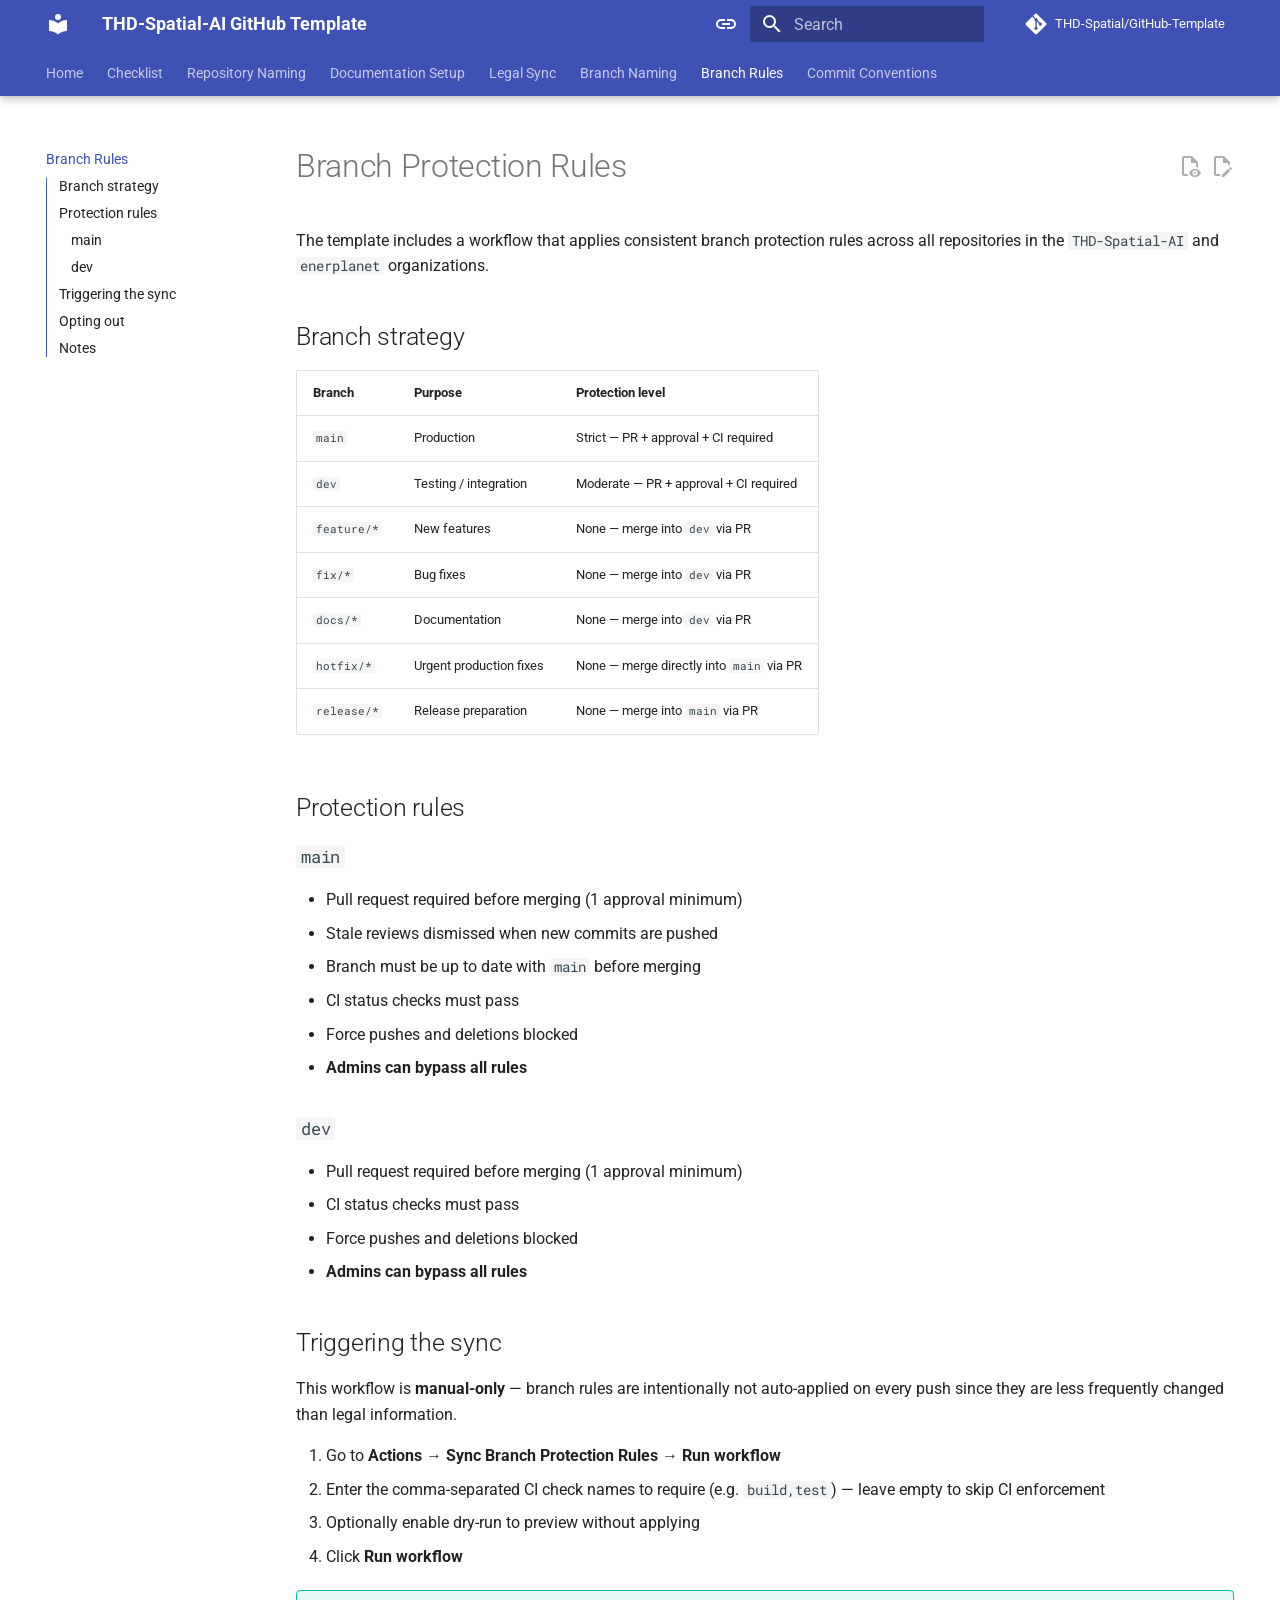
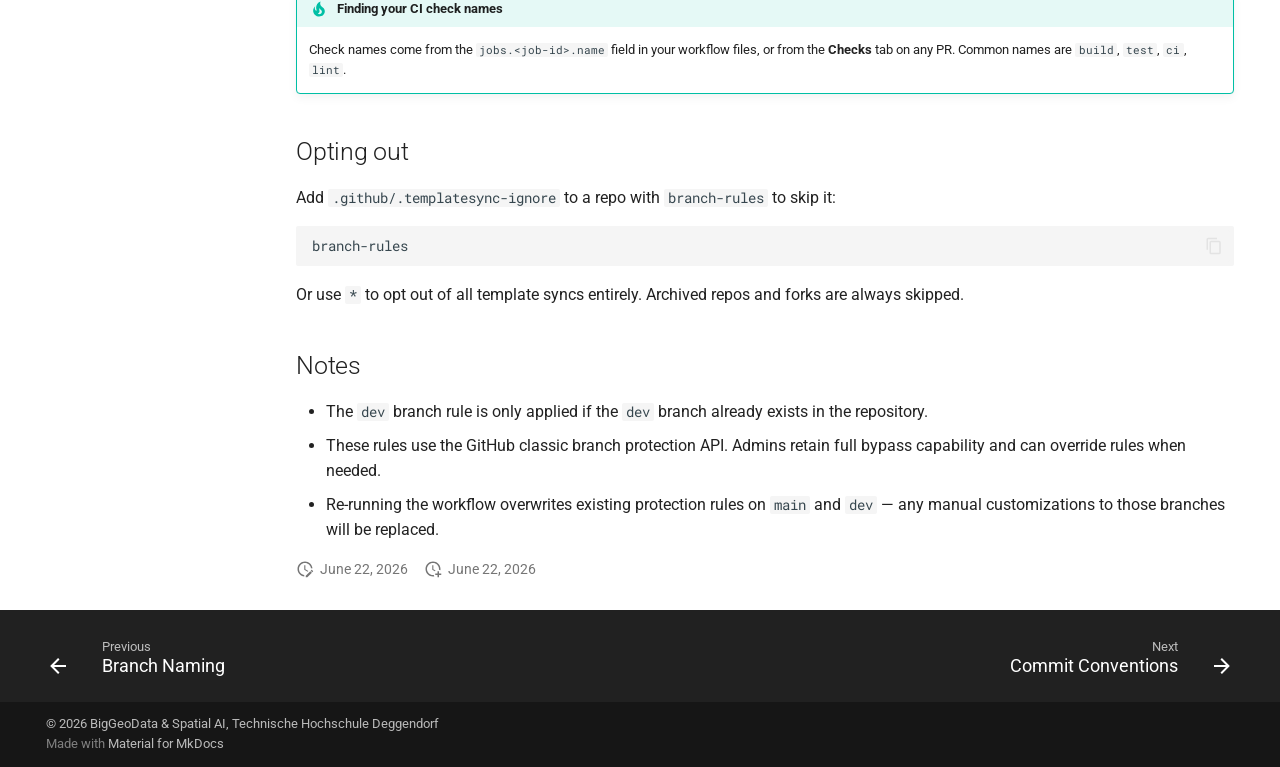
<file: getting-started/branch-rules/index.html>
<!doctype html>
<html lang="en" class="no-js">
  <head>
    
      <meta charset="utf-8">
      <meta name="viewport" content="width=device-width,initial-scale=1">
      
        <meta name="description" content="Template repository for open source projects in the THD-Spatial-AI GitHub organisation">
      
      
        <meta name="author" content="THD-Spatial-AI">
      
      
        <link rel="canonical" href="https://THD-Spatial-AI.github.io/gitHub-template/getting-started/branch-rules/">
      
      
        <link rel="prev" href="../branch-naming/">
      
      
        <link rel="next" href="../commit-conventions/">
      
      
        
      
      
      <link rel="icon" href="../../assets/images/favicon.png">
      <meta name="generator" content="mkdocs-1.6.1, mkdocs-material-9.7.6">
    
    
      
        <title>Branch Rules - THD-Spatial-AI GitHub Template</title>
      
    
    
      <link rel="stylesheet" href="../../assets/stylesheets/main.484c7ddc.min.css">
      
        
        <link rel="stylesheet" href="../../assets/stylesheets/palette.ab4e12ef.min.css">
      
      


    
    
      
    
    
      
        
        
        <link rel="preconnect" href="https://fonts.gstatic.com" crossorigin>
        <link rel="stylesheet" href="https://fonts.googleapis.com/css?family=Roboto:300,300i,400,400i,700,700i%7CRoboto+Mono:400,400i,700,700i&display=fallback">
        <style>:root{--md-text-font:"Roboto";--md-code-font:"Roboto Mono"}</style>
      
    
    
    <script>__md_scope=new URL("../..",location),__md_hash=e=>[...e].reduce(((e,_)=>(e<<5)-e+_.charCodeAt(0)),0),__md_get=(e,_=localStorage,t=__md_scope)=>JSON.parse(_.getItem(t.pathname+"."+e)),__md_set=(e,_,t=localStorage,a=__md_scope)=>{try{t.setItem(a.pathname+"."+e,JSON.stringify(_))}catch(e){}}</script>
    
      

    
    
  </head>
  
  
    
    
      
    
    
    
    
    <body dir="ltr" data-md-color-scheme="default" data-md-color-primary="indigo" data-md-color-accent="indigo">
  
    
    <input class="md-toggle" data-md-toggle="drawer" type="checkbox" id="__drawer" autocomplete="off">
    <input class="md-toggle" data-md-toggle="search" type="checkbox" id="__search" autocomplete="off">
    <label class="md-overlay" for="__drawer"></label>
    <div data-md-component="skip">
      
        
        <a href="#branch-protection-rules" class="md-skip">
          Skip to content
        </a>
      
    </div>
    <div data-md-component="announce">
      
    </div>
    
    
      

  

<header class="md-header md-header--shadow md-header--lifted" data-md-component="header">
  <nav class="md-header__inner md-grid" aria-label="Header">
    <a href="../.." title="THD-Spatial-AI GitHub Template" class="md-header__button md-logo" aria-label="THD-Spatial-AI GitHub Template" data-md-component="logo">
      
  
  <svg xmlns="http://www.w3.org/2000/svg" viewBox="0 0 24 24"><path d="M12 8a3 3 0 0 0 3-3 3 3 0 0 0-3-3 3 3 0 0 0-3 3 3 3 0 0 0 3 3m0 3.54C9.64 9.35 6.5 8 3 8v11c3.5 0 6.64 1.35 9 3.54 2.36-2.19 5.5-3.54 9-3.54V8c-3.5 0-6.64 1.35-9 3.54"/></svg>

    </a>
    <label class="md-header__button md-icon" for="__drawer">
      
      <svg xmlns="http://www.w3.org/2000/svg" viewBox="0 0 24 24"><path d="M3 6h18v2H3zm0 5h18v2H3zm0 5h18v2H3z"/></svg>
    </label>
    <div class="md-header__title" data-md-component="header-title">
      <div class="md-header__ellipsis">
        <div class="md-header__topic">
          <span class="md-ellipsis">
            THD-Spatial-AI GitHub Template
          </span>
        </div>
        <div class="md-header__topic" data-md-component="header-topic">
          <span class="md-ellipsis">
            
              Branch Rules
            
          </span>
        </div>
      </div>
    </div>
    
      
        <form class="md-header__option" data-md-component="palette">
  
    
    
    
    <input class="md-option" data-md-color-media="(prefers-color-scheme)" data-md-color-scheme="default" data-md-color-primary="indigo" data-md-color-accent="indigo"  aria-label="Switch to light mode"  type="radio" name="__palette" id="__palette_0">
    
      <label class="md-header__button md-icon" title="Switch to light mode" for="__palette_1" hidden>
        <svg xmlns="http://www.w3.org/2000/svg" viewBox="0 0 24 24"><path d="M3.9 12c0-1.71 1.39-3.1 3.1-3.1h4V7H7a5 5 0 0 0-5 5 5 5 0 0 0 5 5h4v-1.9H7c-1.71 0-3.1-1.39-3.1-3.1M8 13h8v-2H8zm9-6h-4v1.9h4c1.71 0 3.1 1.39 3.1 3.1s-1.39 3.1-3.1 3.1h-4V17h4a5 5 0 0 0 5-5 5 5 0 0 0-5-5"/></svg>
      </label>
    
  
    
    
    
    <input class="md-option" data-md-color-media="(prefers-color-scheme: light)" data-md-color-scheme="default" data-md-color-primary="indigo" data-md-color-accent="indigo"  aria-label="Switch to dark mode"  type="radio" name="__palette" id="__palette_1">
    
      <label class="md-header__button md-icon" title="Switch to dark mode" for="__palette_2" hidden>
        <svg xmlns="http://www.w3.org/2000/svg" viewBox="0 0 24 24"><path d="M17 7H7a5 5 0 0 0-5 5 5 5 0 0 0 5 5h10a5 5 0 0 0 5-5 5 5 0 0 0-5-5m0 8a3 3 0 0 1-3-3 3 3 0 0 1 3-3 3 3 0 0 1 3 3 3 3 0 0 1-3 3"/></svg>
      </label>
    
  
    
    
    
    <input class="md-option" data-md-color-media="(prefers-color-scheme: dark)" data-md-color-scheme="slate" data-md-color-primary="black" data-md-color-accent="indigo"  aria-label="Switch to system preference"  type="radio" name="__palette" id="__palette_2">
    
      <label class="md-header__button md-icon" title="Switch to system preference" for="__palette_0" hidden>
        <svg xmlns="http://www.w3.org/2000/svg" viewBox="0 0 24 24"><path d="M17 7H7a5 5 0 0 0-5 5 5 5 0 0 0 5 5h10a5 5 0 0 0 5-5 5 5 0 0 0-5-5M7 15a3 3 0 0 1-3-3 3 3 0 0 1 3-3 3 3 0 0 1 3 3 3 3 0 0 1-3 3"/></svg>
      </label>
    
  
</form>
      
    
    
      <script>var palette=__md_get("__palette");if(palette&&palette.color){if("(prefers-color-scheme)"===palette.color.media){var media=matchMedia("(prefers-color-scheme: light)"),input=document.querySelector(media.matches?"[data-md-color-media='(prefers-color-scheme: light)']":"[data-md-color-media='(prefers-color-scheme: dark)']");palette.color.media=input.getAttribute("data-md-color-media"),palette.color.scheme=input.getAttribute("data-md-color-scheme"),palette.color.primary=input.getAttribute("data-md-color-primary"),palette.color.accent=input.getAttribute("data-md-color-accent")}for(var[key,value]of Object.entries(palette.color))document.body.setAttribute("data-md-color-"+key,value)}</script>
    
    
    
      
      
        <label class="md-header__button md-icon" for="__search">
          
          <svg xmlns="http://www.w3.org/2000/svg" viewBox="0 0 24 24"><path d="M9.5 3A6.5 6.5 0 0 1 16 9.5c0 1.61-.59 3.09-1.56 4.23l.27.27h.79l5 5-1.5 1.5-5-5v-.79l-.27-.27A6.52 6.52 0 0 1 9.5 16 6.5 6.5 0 0 1 3 9.5 6.5 6.5 0 0 1 9.5 3m0 2C7 5 5 7 5 9.5S7 14 9.5 14 14 12 14 9.5 12 5 9.5 5"/></svg>
        </label>
        <div class="md-search" data-md-component="search" role="dialog">
  <label class="md-search__overlay" for="__search"></label>
  <div class="md-search__inner" role="search">
    <form class="md-search__form" name="search">
      <input type="text" class="md-search__input" name="query" aria-label="Search" placeholder="Search" autocapitalize="off" autocorrect="off" autocomplete="off" spellcheck="false" data-md-component="search-query" required>
      <label class="md-search__icon md-icon" for="__search">
        
        <svg xmlns="http://www.w3.org/2000/svg" viewBox="0 0 24 24"><path d="M9.5 3A6.5 6.5 0 0 1 16 9.5c0 1.61-.59 3.09-1.56 4.23l.27.27h.79l5 5-1.5 1.5-5-5v-.79l-.27-.27A6.52 6.52 0 0 1 9.5 16 6.5 6.5 0 0 1 3 9.5 6.5 6.5 0 0 1 9.5 3m0 2C7 5 5 7 5 9.5S7 14 9.5 14 14 12 14 9.5 12 5 9.5 5"/></svg>
        
        <svg xmlns="http://www.w3.org/2000/svg" viewBox="0 0 24 24"><path d="M20 11v2H8l5.5 5.5-1.42 1.42L4.16 12l7.92-7.92L13.5 5.5 8 11z"/></svg>
      </label>
      <nav class="md-search__options" aria-label="Search">
        
          <a href="javascript:void(0)" class="md-search__icon md-icon" title="Share" aria-label="Share" data-clipboard data-clipboard-text="" data-md-component="search-share" tabindex="-1">
            
            <svg xmlns="http://www.w3.org/2000/svg" viewBox="0 0 24 24"><path d="M18 16.08c-.76 0-1.44.3-1.96.77L8.91 12.7c.05-.23.09-.46.09-.7s-.04-.47-.09-.7l7.05-4.11c.54.5 1.25.81 2.04.81a3 3 0 0 0 3-3 3 3 0 0 0-3-3 3 3 0 0 0-3 3c0 .24.04.47.09.7L8.04 9.81C7.5 9.31 6.79 9 6 9a3 3 0 0 0-3 3 3 3 0 0 0 3 3c.79 0 1.5-.31 2.04-.81l7.12 4.15c-.05.21-.08.43-.08.66 0 1.61 1.31 2.91 2.92 2.91s2.92-1.3 2.92-2.91A2.92 2.92 0 0 0 18 16.08"/></svg>
          </a>
        
        <button type="reset" class="md-search__icon md-icon" title="Clear" aria-label="Clear" tabindex="-1">
          
          <svg xmlns="http://www.w3.org/2000/svg" viewBox="0 0 24 24"><path d="M19 6.41 17.59 5 12 10.59 6.41 5 5 6.41 10.59 12 5 17.59 6.41 19 12 13.41 17.59 19 19 17.59 13.41 12z"/></svg>
        </button>
      </nav>
      
        <div class="md-search__suggest" data-md-component="search-suggest"></div>
      
    </form>
    <div class="md-search__output">
      <div class="md-search__scrollwrap" tabindex="0" data-md-scrollfix>
        <div class="md-search-result" data-md-component="search-result">
          <div class="md-search-result__meta">
            Initializing search
          </div>
          <ol class="md-search-result__list" role="presentation"></ol>
        </div>
      </div>
    </div>
  </div>
</div>
      
    
    
      <div class="md-header__source">
        <a href="https://github.com/THD-Spatial-AI/gitHub-template" title="Go to repository" class="md-source" data-md-component="source">
  <div class="md-source__icon md-icon">
    
    <svg xmlns="http://www.w3.org/2000/svg" viewBox="0 0 448 512"><!--! Font Awesome Free 7.1.0 by @fontawesome - https://fontawesome.com License - https://fontawesome.com/license/free (Icons: CC BY 4.0, Fonts: SIL OFL 1.1, Code: MIT License) Copyright 2025 Fonticons, Inc.--><path d="M439.6 236.1 244 40.5c-5.4-5.5-12.8-8.5-20.4-8.5s-15 3-20.4 8.4L162.5 81l51.5 51.5c27.1-9.1 52.7 16.8 43.4 43.7l49.7 49.7c34.2-11.8 61.2 31 35.5 56.7-26.5 26.5-70.2-2.9-56-37.3L240.3 199v121.9c25.3 12.5 22.3 41.8 9.1 55-6.4 6.4-15.2 10.1-24.3 10.1s-17.8-3.6-24.3-10.1c-17.6-17.6-11.1-46.9 11.2-56v-123c-20.8-8.5-24.6-30.7-18.6-45L142.6 101 8.5 235.1C3 240.6 0 247.9 0 255.5s3 15 8.5 20.4l195.6 195.7c5.4 5.4 12.7 8.4 20.4 8.4s15-3 20.4-8.4l194.7-194.7c5.4-5.4 8.4-12.8 8.4-20.4s-3-15-8.4-20.4"/></svg>
  </div>
  <div class="md-source__repository">
    THD-Spatial/GitHub-Template
  </div>
</a>
      </div>
    
  </nav>
  
    
      
<nav class="md-tabs" aria-label="Tabs" data-md-component="tabs">
  <div class="md-grid">
    <ul class="md-tabs__list">
      
        
  
  
  
  
    <li class="md-tabs__item">
      <a href="../.." class="md-tabs__link">
        
  
  
    
  
  Home

      </a>
    </li>
  

      
        
  
  
  
  
    <li class="md-tabs__item">
      <a href="../open-source-checklist/" class="md-tabs__link">
        
  
  
    
  
  Checklist

      </a>
    </li>
  

      
        
  
  
  
  
    <li class="md-tabs__item">
      <a href="../repository-naming/" class="md-tabs__link">
        
  
  
    
  
  Repository Naming

      </a>
    </li>
  

      
        
  
  
  
  
    <li class="md-tabs__item">
      <a href="../documentation-setup/" class="md-tabs__link">
        
  
  
    
  
  Documentation Setup

      </a>
    </li>
  

      
        
  
  
  
  
    <li class="md-tabs__item">
      <a href="../legal-sync/" class="md-tabs__link">
        
  
  
    
  
  Legal Sync

      </a>
    </li>
  

      
        
  
  
  
  
    <li class="md-tabs__item">
      <a href="../branch-naming/" class="md-tabs__link">
        
  
  
    
  
  Branch Naming

      </a>
    </li>
  

      
        
  
  
  
    
  
  
    <li class="md-tabs__item md-tabs__item--active">
      <a href="./" class="md-tabs__link">
        
  
  
    
  
  Branch Rules

      </a>
    </li>
  

      
        
  
  
  
  
    <li class="md-tabs__item">
      <a href="../commit-conventions/" class="md-tabs__link">
        
  
  
    
  
  Commit Conventions

      </a>
    </li>
  

      
    </ul>
  </div>
</nav>
    
  
</header>
    
    <div class="md-container" data-md-component="container">
      
      
        
      
      <main class="md-main" data-md-component="main">
        <div class="md-main__inner md-grid">
          
            
              
              <div class="md-sidebar md-sidebar--primary" data-md-component="sidebar" data-md-type="navigation" >
                <div class="md-sidebar__scrollwrap">
                  <div class="md-sidebar__inner">
                    


  


  

<nav class="md-nav md-nav--primary md-nav--lifted md-nav--integrated" aria-label="Navigation" data-md-level="0">
  <label class="md-nav__title" for="__drawer">
    <a href="../.." title="THD-Spatial-AI GitHub Template" class="md-nav__button md-logo" aria-label="THD-Spatial-AI GitHub Template" data-md-component="logo">
      
  
  <svg xmlns="http://www.w3.org/2000/svg" viewBox="0 0 24 24"><path d="M12 8a3 3 0 0 0 3-3 3 3 0 0 0-3-3 3 3 0 0 0-3 3 3 3 0 0 0 3 3m0 3.54C9.64 9.35 6.5 8 3 8v11c3.5 0 6.64 1.35 9 3.54 2.36-2.19 5.5-3.54 9-3.54V8c-3.5 0-6.64 1.35-9 3.54"/></svg>

    </a>
    THD-Spatial-AI GitHub Template
  </label>
  
    <div class="md-nav__source">
      <a href="https://github.com/THD-Spatial-AI/gitHub-template" title="Go to repository" class="md-source" data-md-component="source">
  <div class="md-source__icon md-icon">
    
    <svg xmlns="http://www.w3.org/2000/svg" viewBox="0 0 448 512"><!--! Font Awesome Free 7.1.0 by @fontawesome - https://fontawesome.com License - https://fontawesome.com/license/free (Icons: CC BY 4.0, Fonts: SIL OFL 1.1, Code: MIT License) Copyright 2025 Fonticons, Inc.--><path d="M439.6 236.1 244 40.5c-5.4-5.5-12.8-8.5-20.4-8.5s-15 3-20.4 8.4L162.5 81l51.5 51.5c27.1-9.1 52.7 16.8 43.4 43.7l49.7 49.7c34.2-11.8 61.2 31 35.5 56.7-26.5 26.5-70.2-2.9-56-37.3L240.3 199v121.9c25.3 12.5 22.3 41.8 9.1 55-6.4 6.4-15.2 10.1-24.3 10.1s-17.8-3.6-24.3-10.1c-17.6-17.6-11.1-46.9 11.2-56v-123c-20.8-8.5-24.6-30.7-18.6-45L142.6 101 8.5 235.1C3 240.6 0 247.9 0 255.5s3 15 8.5 20.4l195.6 195.7c5.4 5.4 12.7 8.4 20.4 8.4s15-3 20.4-8.4l194.7-194.7c5.4-5.4 8.4-12.8 8.4-20.4s-3-15-8.4-20.4"/></svg>
  </div>
  <div class="md-source__repository">
    THD-Spatial/GitHub-Template
  </div>
</a>
    </div>
  
  <ul class="md-nav__list" data-md-scrollfix>
    
      
      
  
  
  
  
    <li class="md-nav__item">
      <a href="../.." class="md-nav__link">
        
  
  
  <span class="md-ellipsis">
    
  
    Home
  

    
  </span>
  
  

      </a>
    </li>
  

    
      
      
  
  
  
  
    <li class="md-nav__item">
      <a href="../open-source-checklist/" class="md-nav__link">
        
  
  
  <span class="md-ellipsis">
    
  
    Checklist
  

    
  </span>
  
  

      </a>
    </li>
  

    
      
      
  
  
  
  
    <li class="md-nav__item">
      <a href="../repository-naming/" class="md-nav__link">
        
  
  
  <span class="md-ellipsis">
    
  
    Repository Naming
  

    
  </span>
  
  

      </a>
    </li>
  

    
      
      
  
  
  
  
    <li class="md-nav__item">
      <a href="../documentation-setup/" class="md-nav__link">
        
  
  
  <span class="md-ellipsis">
    
  
    Documentation Setup
  

    
  </span>
  
  

      </a>
    </li>
  

    
      
      
  
  
  
  
    <li class="md-nav__item">
      <a href="../legal-sync/" class="md-nav__link">
        
  
  
  <span class="md-ellipsis">
    
  
    Legal Sync
  

    
  </span>
  
  

      </a>
    </li>
  

    
      
      
  
  
  
  
    <li class="md-nav__item">
      <a href="../branch-naming/" class="md-nav__link">
        
  
  
  <span class="md-ellipsis">
    
  
    Branch Naming
  

    
  </span>
  
  

      </a>
    </li>
  

    
      
      
  
  
    
  
  
  
    <li class="md-nav__item md-nav__item--active">
      
      <input class="md-nav__toggle md-toggle" type="checkbox" id="__toc">
      
      
        
      
      
        <label class="md-nav__link md-nav__link--active" for="__toc">
          
  
  
  <span class="md-ellipsis">
    
  
    Branch Rules
  

    
  </span>
  
  

          <span class="md-nav__icon md-icon"></span>
        </label>
      
      <a href="./" class="md-nav__link md-nav__link--active">
        
  
  
  <span class="md-ellipsis">
    
  
    Branch Rules
  

    
  </span>
  
  

      </a>
      
        

<nav class="md-nav md-nav--secondary" aria-label="Table of contents">
  
  
  
    
  
  
    <label class="md-nav__title" for="__toc">
      <span class="md-nav__icon md-icon"></span>
      Table of contents
    </label>
    <ul class="md-nav__list" data-md-component="toc" data-md-scrollfix>
      
        <li class="md-nav__item">
  <a href="#branch-strategy" class="md-nav__link">
    <span class="md-ellipsis">
      
        Branch strategy
      
    </span>
  </a>
  
</li>
      
        <li class="md-nav__item">
  <a href="#protection-rules" class="md-nav__link">
    <span class="md-ellipsis">
      
        Protection rules
      
    </span>
  </a>
  
    <nav class="md-nav" aria-label="Protection rules">
      <ul class="md-nav__list">
        
          <li class="md-nav__item">
  <a href="#main" class="md-nav__link">
    <span class="md-ellipsis">
      
        main
      
    </span>
  </a>
  
</li>
        
          <li class="md-nav__item">
  <a href="#dev" class="md-nav__link">
    <span class="md-ellipsis">
      
        dev
      
    </span>
  </a>
  
</li>
        
      </ul>
    </nav>
  
</li>
      
        <li class="md-nav__item">
  <a href="#triggering-the-sync" class="md-nav__link">
    <span class="md-ellipsis">
      
        Triggering the sync
      
    </span>
  </a>
  
</li>
      
        <li class="md-nav__item">
  <a href="#opting-out" class="md-nav__link">
    <span class="md-ellipsis">
      
        Opting out
      
    </span>
  </a>
  
</li>
      
        <li class="md-nav__item">
  <a href="#notes" class="md-nav__link">
    <span class="md-ellipsis">
      
        Notes
      
    </span>
  </a>
  
</li>
      
    </ul>
  
</nav>
      
    </li>
  

    
      
      
  
  
  
  
    <li class="md-nav__item">
      <a href="../commit-conventions/" class="md-nav__link">
        
  
  
  <span class="md-ellipsis">
    
  
    Commit Conventions
  

    
  </span>
  
  

      </a>
    </li>
  

    
  </ul>
</nav>
                  </div>
                </div>
              </div>
            
            
          
          
            <div class="md-content" data-md-component="content">
              
                



  


              
              <article class="md-content__inner md-typeset">
                
                  


  
    <a href="https://github.com/THD-Spatial-AI/gitHub-template/edit/main/docs/getting-started/branch-rules.md" title="Edit this page" class="md-content__button md-icon" rel="edit">
      
      <svg xmlns="http://www.w3.org/2000/svg" viewBox="0 0 24 24"><path d="M10 20H6V4h7v5h5v3.1l2-2V8l-6-6H6c-1.1 0-2 .9-2 2v16c0 1.1.9 2 2 2h4zm10.2-7c.1 0 .3.1.4.2l1.3 1.3c.2.2.2.6 0 .8l-1 1-2.1-2.1 1-1c.1-.1.2-.2.4-.2m0 3.9L14.1 23H12v-2.1l6.1-6.1z"/></svg>
    </a>
  
  
    
      
    
    <a href="https://github.com/THD-Spatial-AI/gitHub-template/raw/main/docs/getting-started/branch-rules.md" title="View source of this page" class="md-content__button md-icon">
      
      <svg xmlns="http://www.w3.org/2000/svg" viewBox="0 0 24 24"><path d="M17 18c.56 0 1 .44 1 1s-.44 1-1 1-1-.44-1-1 .44-1 1-1m0-3c-2.73 0-5.06 1.66-6 4 .94 2.34 3.27 4 6 4s5.06-1.66 6-4c-.94-2.34-3.27-4-6-4m0 6.5a2.5 2.5 0 0 1-2.5-2.5 2.5 2.5 0 0 1 2.5-2.5 2.5 2.5 0 0 1 2.5 2.5 2.5 2.5 0 0 1-2.5 2.5M9.27 20H6V4h7v5h5v4.07c.7.08 1.36.25 2 .49V8l-6-6H6a2 2 0 0 0-2 2v16a2 2 0 0 0 2 2h4.5a8.2 8.2 0 0 1-1.23-2"/></svg>
    </a>
  


<h1 id="branch-protection-rules">Branch Protection Rules<a class="headerlink" href="#branch-protection-rules" title="Permanent link">&para;</a></h1>
<p>The template includes a workflow that applies consistent branch protection rules across all repositories in the <code>THD-Spatial-AI</code> and <code>enerplanet</code> organizations.</p>
<h2 id="branch-strategy">Branch strategy<a class="headerlink" href="#branch-strategy" title="Permanent link">&para;</a></h2>
<table>
<thead>
<tr>
<th>Branch</th>
<th>Purpose</th>
<th>Protection level</th>
</tr>
</thead>
<tbody>
<tr>
<td><code>main</code></td>
<td>Production</td>
<td>Strict — PR + approval + CI required</td>
</tr>
<tr>
<td><code>dev</code></td>
<td>Testing / integration</td>
<td>Moderate — PR + approval + CI required</td>
</tr>
<tr>
<td><code>feature/*</code></td>
<td>New features</td>
<td>None — merge into <code>dev</code> via PR</td>
</tr>
<tr>
<td><code>fix/*</code></td>
<td>Bug fixes</td>
<td>None — merge into <code>dev</code> via PR</td>
</tr>
<tr>
<td><code>docs/*</code></td>
<td>Documentation</td>
<td>None — merge into <code>dev</code> via PR</td>
</tr>
<tr>
<td><code>hotfix/*</code></td>
<td>Urgent production fixes</td>
<td>None — merge directly into <code>main</code> via PR</td>
</tr>
<tr>
<td><code>release/*</code></td>
<td>Release preparation</td>
<td>None — merge into <code>main</code> via PR</td>
</tr>
</tbody>
</table>
<h2 id="protection-rules">Protection rules<a class="headerlink" href="#protection-rules" title="Permanent link">&para;</a></h2>
<h3 id="main"><code>main</code><a class="headerlink" href="#main" title="Permanent link">&para;</a></h3>
<ul>
<li>Pull request required before merging (1 approval minimum)</li>
<li>Stale reviews dismissed when new commits are pushed</li>
<li>Branch must be up to date with <code>main</code> before merging</li>
<li>CI status checks must pass</li>
<li>Force pushes and deletions blocked</li>
<li><strong>Admins can bypass all rules</strong></li>
</ul>
<h3 id="dev"><code>dev</code><a class="headerlink" href="#dev" title="Permanent link">&para;</a></h3>
<ul>
<li>Pull request required before merging (1 approval minimum)</li>
<li>CI status checks must pass</li>
<li>Force pushes and deletions blocked</li>
<li><strong>Admins can bypass all rules</strong></li>
</ul>
<h2 id="triggering-the-sync">Triggering the sync<a class="headerlink" href="#triggering-the-sync" title="Permanent link">&para;</a></h2>
<p>This workflow is <strong>manual-only</strong> — branch rules are intentionally not auto-applied on every push since they are less frequently changed than legal information.</p>
<ol>
<li>Go to <strong>Actions → Sync Branch Protection Rules → Run workflow</strong></li>
<li>Enter the comma-separated CI check names to require (e.g. <code>build,test</code>) — leave empty to skip CI enforcement</li>
<li>Optionally enable dry-run to preview without applying</li>
<li>Click <strong>Run workflow</strong></li>
</ol>
<div class="admonition tip">
<p class="admonition-title">Finding your CI check names</p>
<p>Check names come from the <code>jobs.&lt;job-id&gt;.name</code> field in your workflow files, or from the <strong>Checks</strong> tab on any PR. Common names are <code>build</code>, <code>test</code>, <code>ci</code>, <code>lint</code>.</p>
</div>
<h2 id="opting-out">Opting out<a class="headerlink" href="#opting-out" title="Permanent link">&para;</a></h2>
<p>Add <code>.github/.templatesync-ignore</code> to a repo with <code>branch-rules</code> to skip it:</p>
<div class="language-text highlight"><pre><span></span><code><span id="__span-0-1"><a id="__codelineno-0-1" name="__codelineno-0-1" href="#__codelineno-0-1"></a>branch-rules
</span></code></pre></div>
<p>Or use <code>*</code> to opt out of all template syncs entirely. Archived repos and forks are always skipped.</p>
<h2 id="notes">Notes<a class="headerlink" href="#notes" title="Permanent link">&para;</a></h2>
<ul>
<li>The <code>dev</code> branch rule is only applied if the <code>dev</code> branch already exists in the repository.</li>
<li>These rules use the GitHub classic branch protection API. Admins retain full bypass capability and can override rules when needed.</li>
<li>Re-running the workflow overwrites existing protection rules on <code>main</code> and <code>dev</code> — any manual customizations to those branches will be replaced.</li>
</ul>







  
    
  
  
    
  


  <aside class="md-source-file">
    
      
  <span class="md-source-file__fact">
    <span class="md-icon" title="Last update">
      <svg xmlns="http://www.w3.org/2000/svg" viewBox="0 0 24 24"><path d="M21 13.1c-.1 0-.3.1-.4.2l-1 1 2.1 2.1 1-1c.2-.2.2-.6 0-.8l-1.3-1.3c-.1-.1-.2-.2-.4-.2m-1.9 1.8-6.1 6V23h2.1l6.1-6.1zM12.5 7v5.2l4 2.4-1 1L11 13V7zM11 21.9c-5.1-.5-9-4.8-9-9.9C2 6.5 6.5 2 12 2c5.3 0 9.6 4.1 10 9.3-.3-.1-.6-.2-1-.2s-.7.1-1 .2C19.6 7.2 16.2 4 12 4c-4.4 0-8 3.6-8 8 0 4.1 3.1 7.5 7.1 7.9l-.1.2z"/></svg>
    </span>
    <span class="git-revision-date-localized-plugin git-revision-date-localized-plugin-date" title="June 22, 2026 08:58:50 UTC">June 22, 2026</span>
  </span>

    
    
      
  <span class="md-source-file__fact">
    <span class="md-icon" title="Created">
      <svg xmlns="http://www.w3.org/2000/svg" viewBox="0 0 24 24"><path d="M14.47 15.08 11 13V7h1.5v5.25l3.08 1.83c-.41.28-.79.62-1.11 1m-1.39 4.84c-.36.05-.71.08-1.08.08-4.42 0-8-3.58-8-8s3.58-8 8-8 8 3.58 8 8c0 .37-.03.72-.08 1.08.69.1 1.33.32 1.92.64.1-.56.16-1.13.16-1.72 0-5.5-4.5-10-10-10S2 6.5 2 12s4.47 10 10 10c.59 0 1.16-.06 1.72-.16-.32-.59-.54-1.23-.64-1.92M18 15v3h-3v2h3v3h2v-3h3v-2h-3v-3z"/></svg>
    </span>
    <span class="git-revision-date-localized-plugin git-revision-date-localized-plugin-date" title="June 22, 2026 08:58:50 UTC">June 22, 2026</span>
  </span>

    
    
    
  </aside>





                
              </article>
            </div>
          
          
<script>var target=document.getElementById(location.hash.slice(1));target&&target.name&&(target.checked=target.name.startsWith("__tabbed_"))</script>
        </div>
        
          <button type="button" class="md-top md-icon" data-md-component="top" hidden>
  
  <svg xmlns="http://www.w3.org/2000/svg" viewBox="0 0 24 24"><path d="M13 20h-2V8l-5.5 5.5-1.42-1.42L12 4.16l7.92 7.92-1.42 1.42L13 8z"/></svg>
  Back to top
</button>
        
      </main>
      
        <footer class="md-footer">
  
    
      
      <nav class="md-footer__inner md-grid" aria-label="Footer" >
        
          
          <a href="../branch-naming/" class="md-footer__link md-footer__link--prev" aria-label="Previous: Branch Naming">
            <div class="md-footer__button md-icon">
              
              <svg xmlns="http://www.w3.org/2000/svg" viewBox="0 0 24 24"><path d="M20 11v2H8l5.5 5.5-1.42 1.42L4.16 12l7.92-7.92L13.5 5.5 8 11z"/></svg>
            </div>
            <div class="md-footer__title">
              <span class="md-footer__direction">
                Previous
              </span>
              <div class="md-ellipsis">
                Branch Naming
              </div>
            </div>
          </a>
        
        
          
          <a href="../commit-conventions/" class="md-footer__link md-footer__link--next" aria-label="Next: Commit Conventions">
            <div class="md-footer__title">
              <span class="md-footer__direction">
                Next
              </span>
              <div class="md-ellipsis">
                Commit Conventions
              </div>
            </div>
            <div class="md-footer__button md-icon">
              
              <svg xmlns="http://www.w3.org/2000/svg" viewBox="0 0 24 24"><path d="M4 11v2h12l-5.5 5.5 1.42 1.42L19.84 12l-7.92-7.92L10.5 5.5 16 11z"/></svg>
            </div>
          </a>
        
      </nav>
    
  
  <div class="md-footer-meta md-typeset">
    <div class="md-footer-meta__inner md-grid">
      <div class="md-copyright">
  
    <div class="md-copyright__highlight">
      &copy; 2026 <a href="https://github.com/THD-Spatial-AI"  target="_blank" rel="noopener">BigGeoData & Spatial AI, Technische Hochschule Deggendorf</a>

    </div>
  
  
    Made with
    <a href="https://squidfunk.github.io/mkdocs-material/" target="_blank" rel="noopener">
      Material for MkDocs
    </a>
  
</div>
      
    </div>
  </div>
</footer>
      
    </div>
    <div class="md-dialog" data-md-component="dialog">
      <div class="md-dialog__inner md-typeset"></div>
    </div>
    
    
    
      
      
      <script id="__config" type="application/json">{"annotate": null, "base": "../..", "features": ["announce.dismiss", "content.action.edit", "content.action.view", "content.code.annotate", "content.code.copy", "content.tooltips", "navigation.expand", "navigation.footer", "navigation.indexes", "navigation.instant", "navigation.prune", "navigation.tabs", "navigation.tabs.sticky", "navigation.top", "navigation.path", "navigation.tracking", "navigation.sections", "search.highlight", "search.share", "search.suggest", "toc.follow", "toc.integrate"], "search": "../../assets/javascripts/workers/search.2c215733.min.js", "tags": null, "translations": {"clipboard.copied": "Copied to clipboard", "clipboard.copy": "Copy to clipboard", "search.result.more.one": "1 more on this page", "search.result.more.other": "# more on this page", "search.result.none": "No matching documents", "search.result.one": "1 matching document", "search.result.other": "# matching documents", "search.result.placeholder": "Type to start searching", "search.result.term.missing": "Missing", "select.version": "Select version"}, "version": null}</script>
    
    
      <script src="../../assets/javascripts/bundle.79ae519e.min.js"></script>
      
    
  </body>
</html>
</file>
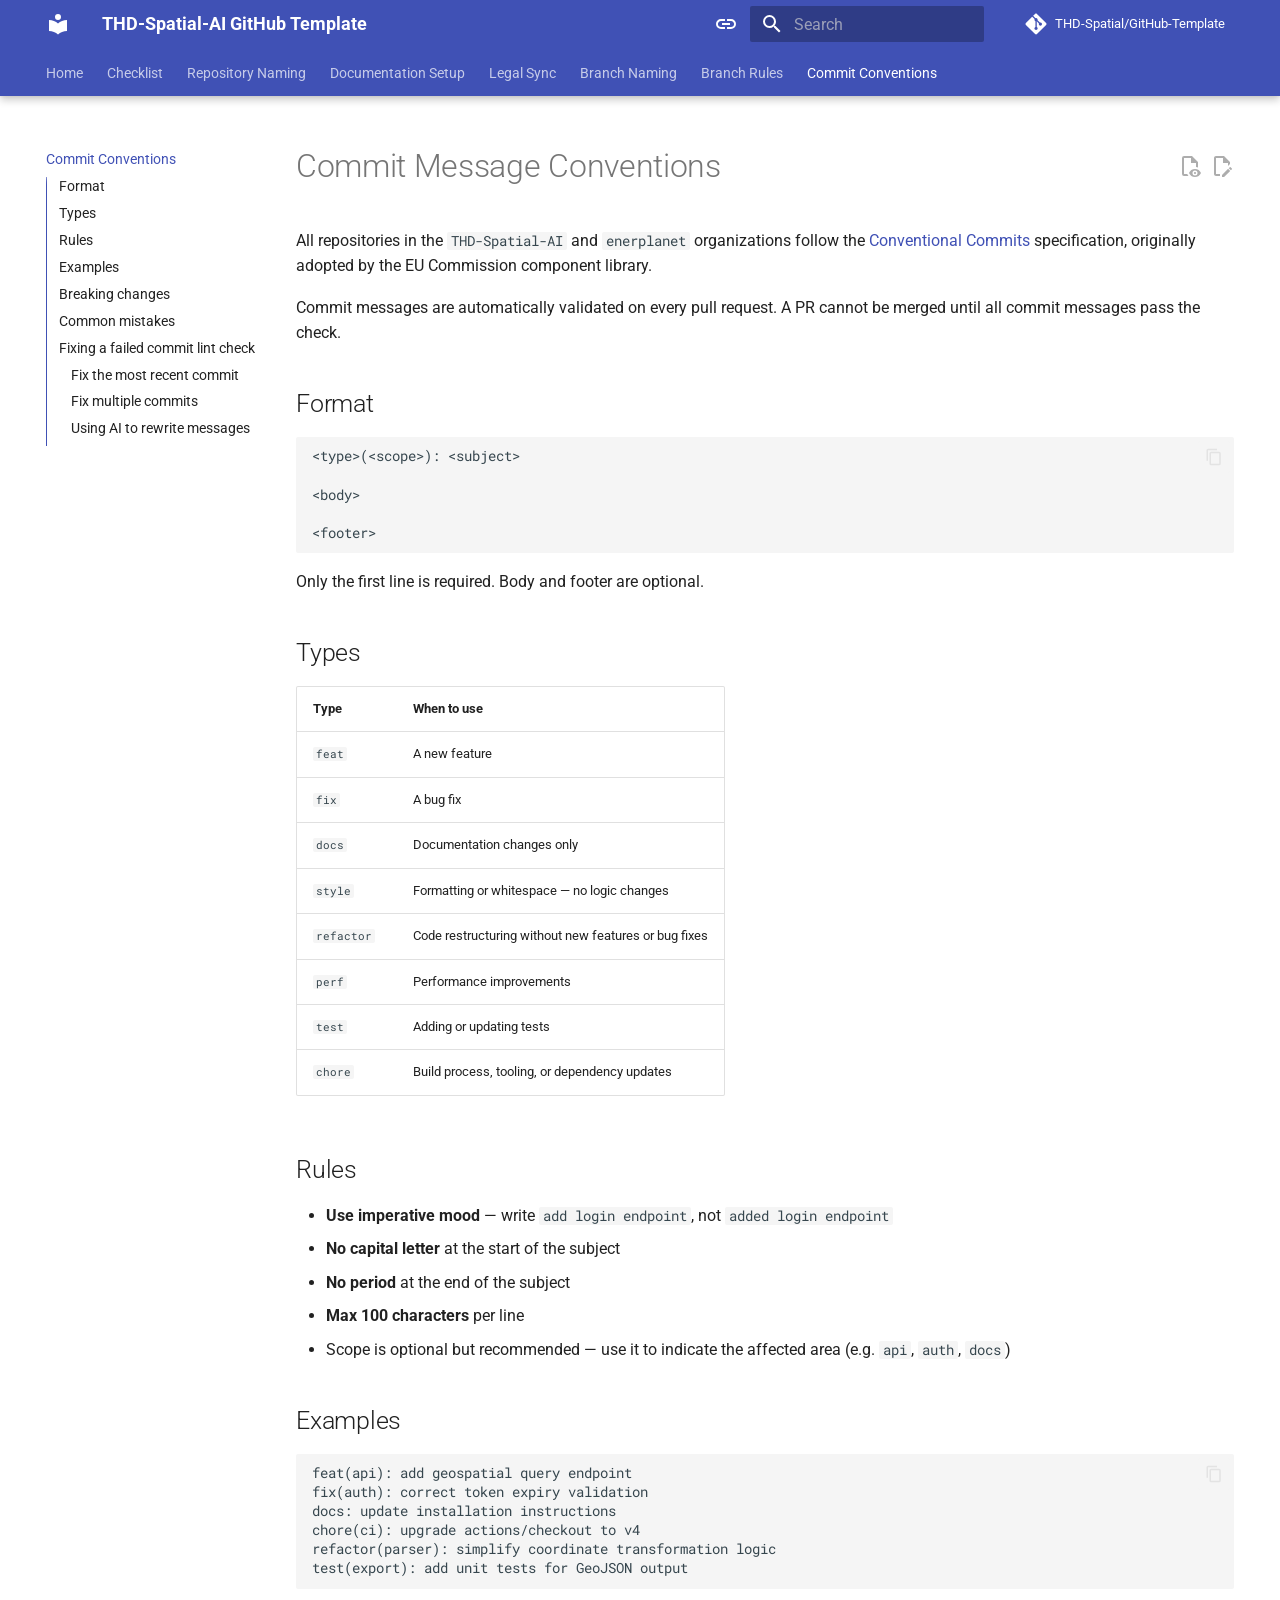
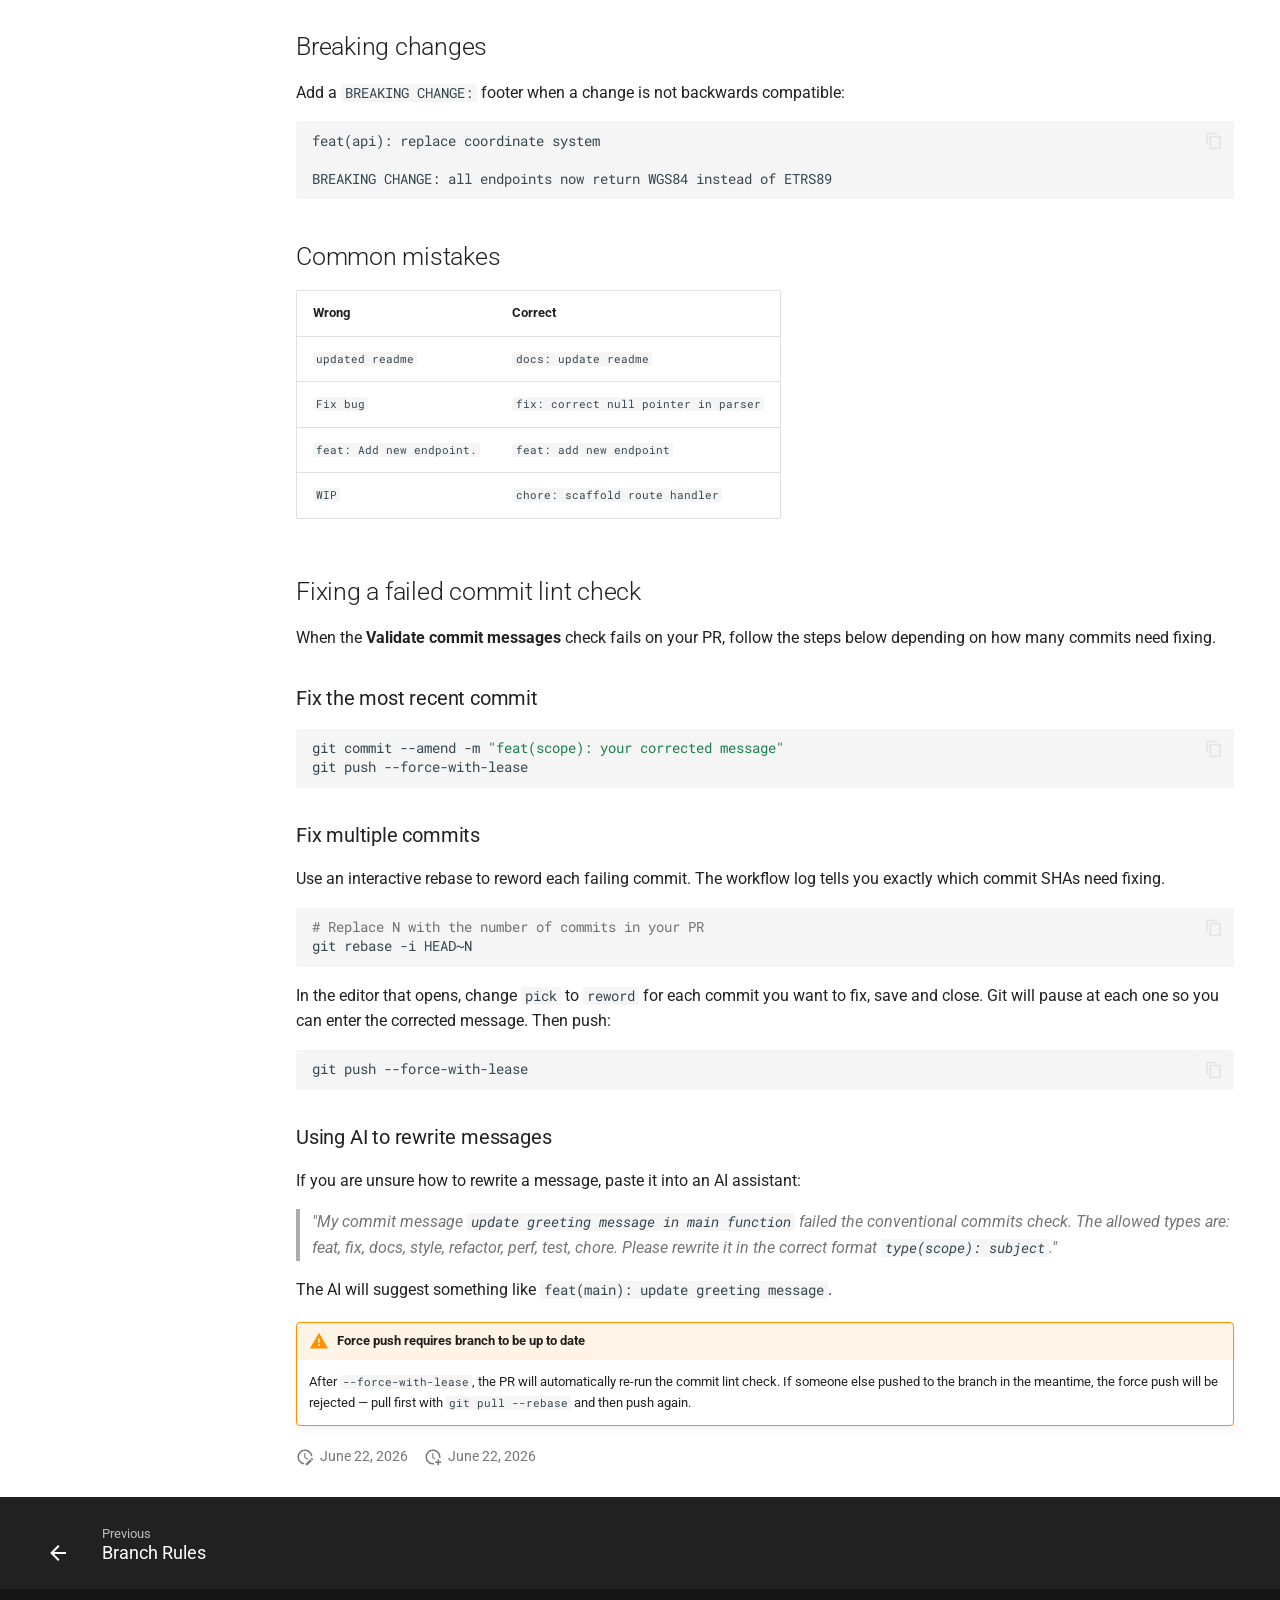
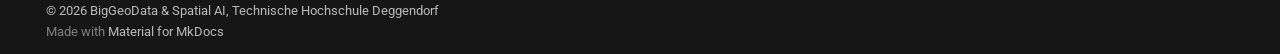
<file: getting-started/commit-conventions/index.html>
<!doctype html>
<html lang="en" class="no-js">
  <head>
    
      <meta charset="utf-8">
      <meta name="viewport" content="width=device-width,initial-scale=1">
      
        <meta name="description" content="Template repository for open source projects in the THD-Spatial-AI GitHub organisation">
      
      
        <meta name="author" content="THD-Spatial-AI">
      
      
        <link rel="canonical" href="https://THD-Spatial-AI.github.io/gitHub-template/getting-started/commit-conventions/">
      
      
        <link rel="prev" href="../branch-rules/">
      
      
      
        
      
      
      <link rel="icon" href="../../assets/images/favicon.png">
      <meta name="generator" content="mkdocs-1.6.1, mkdocs-material-9.7.6">
    
    
      
        <title>Commit Conventions - THD-Spatial-AI GitHub Template</title>
      
    
    
      <link rel="stylesheet" href="../../assets/stylesheets/main.484c7ddc.min.css">
      
        
        <link rel="stylesheet" href="../../assets/stylesheets/palette.ab4e12ef.min.css">
      
      


    
    
      
    
    
      
        
        
        <link rel="preconnect" href="https://fonts.gstatic.com" crossorigin>
        <link rel="stylesheet" href="https://fonts.googleapis.com/css?family=Roboto:300,300i,400,400i,700,700i%7CRoboto+Mono:400,400i,700,700i&display=fallback">
        <style>:root{--md-text-font:"Roboto";--md-code-font:"Roboto Mono"}</style>
      
    
    
    <script>__md_scope=new URL("../..",location),__md_hash=e=>[...e].reduce(((e,_)=>(e<<5)-e+_.charCodeAt(0)),0),__md_get=(e,_=localStorage,t=__md_scope)=>JSON.parse(_.getItem(t.pathname+"."+e)),__md_set=(e,_,t=localStorage,a=__md_scope)=>{try{t.setItem(a.pathname+"."+e,JSON.stringify(_))}catch(e){}}</script>
    
      

    
    
  </head>
  
  
    
    
      
    
    
    
    
    <body dir="ltr" data-md-color-scheme="default" data-md-color-primary="indigo" data-md-color-accent="indigo">
  
    
    <input class="md-toggle" data-md-toggle="drawer" type="checkbox" id="__drawer" autocomplete="off">
    <input class="md-toggle" data-md-toggle="search" type="checkbox" id="__search" autocomplete="off">
    <label class="md-overlay" for="__drawer"></label>
    <div data-md-component="skip">
      
        
        <a href="#commit-message-conventions" class="md-skip">
          Skip to content
        </a>
      
    </div>
    <div data-md-component="announce">
      
    </div>
    
    
      

  

<header class="md-header md-header--shadow md-header--lifted" data-md-component="header">
  <nav class="md-header__inner md-grid" aria-label="Header">
    <a href="../.." title="THD-Spatial-AI GitHub Template" class="md-header__button md-logo" aria-label="THD-Spatial-AI GitHub Template" data-md-component="logo">
      
  
  <svg xmlns="http://www.w3.org/2000/svg" viewBox="0 0 24 24"><path d="M12 8a3 3 0 0 0 3-3 3 3 0 0 0-3-3 3 3 0 0 0-3 3 3 3 0 0 0 3 3m0 3.54C9.64 9.35 6.5 8 3 8v11c3.5 0 6.64 1.35 9 3.54 2.36-2.19 5.5-3.54 9-3.54V8c-3.5 0-6.64 1.35-9 3.54"/></svg>

    </a>
    <label class="md-header__button md-icon" for="__drawer">
      
      <svg xmlns="http://www.w3.org/2000/svg" viewBox="0 0 24 24"><path d="M3 6h18v2H3zm0 5h18v2H3zm0 5h18v2H3z"/></svg>
    </label>
    <div class="md-header__title" data-md-component="header-title">
      <div class="md-header__ellipsis">
        <div class="md-header__topic">
          <span class="md-ellipsis">
            THD-Spatial-AI GitHub Template
          </span>
        </div>
        <div class="md-header__topic" data-md-component="header-topic">
          <span class="md-ellipsis">
            
              Commit Conventions
            
          </span>
        </div>
      </div>
    </div>
    
      
        <form class="md-header__option" data-md-component="palette">
  
    
    
    
    <input class="md-option" data-md-color-media="(prefers-color-scheme)" data-md-color-scheme="default" data-md-color-primary="indigo" data-md-color-accent="indigo"  aria-label="Switch to light mode"  type="radio" name="__palette" id="__palette_0">
    
      <label class="md-header__button md-icon" title="Switch to light mode" for="__palette_1" hidden>
        <svg xmlns="http://www.w3.org/2000/svg" viewBox="0 0 24 24"><path d="M3.9 12c0-1.71 1.39-3.1 3.1-3.1h4V7H7a5 5 0 0 0-5 5 5 5 0 0 0 5 5h4v-1.9H7c-1.71 0-3.1-1.39-3.1-3.1M8 13h8v-2H8zm9-6h-4v1.9h4c1.71 0 3.1 1.39 3.1 3.1s-1.39 3.1-3.1 3.1h-4V17h4a5 5 0 0 0 5-5 5 5 0 0 0-5-5"/></svg>
      </label>
    
  
    
    
    
    <input class="md-option" data-md-color-media="(prefers-color-scheme: light)" data-md-color-scheme="default" data-md-color-primary="indigo" data-md-color-accent="indigo"  aria-label="Switch to dark mode"  type="radio" name="__palette" id="__palette_1">
    
      <label class="md-header__button md-icon" title="Switch to dark mode" for="__palette_2" hidden>
        <svg xmlns="http://www.w3.org/2000/svg" viewBox="0 0 24 24"><path d="M17 7H7a5 5 0 0 0-5 5 5 5 0 0 0 5 5h10a5 5 0 0 0 5-5 5 5 0 0 0-5-5m0 8a3 3 0 0 1-3-3 3 3 0 0 1 3-3 3 3 0 0 1 3 3 3 3 0 0 1-3 3"/></svg>
      </label>
    
  
    
    
    
    <input class="md-option" data-md-color-media="(prefers-color-scheme: dark)" data-md-color-scheme="slate" data-md-color-primary="black" data-md-color-accent="indigo"  aria-label="Switch to system preference"  type="radio" name="__palette" id="__palette_2">
    
      <label class="md-header__button md-icon" title="Switch to system preference" for="__palette_0" hidden>
        <svg xmlns="http://www.w3.org/2000/svg" viewBox="0 0 24 24"><path d="M17 7H7a5 5 0 0 0-5 5 5 5 0 0 0 5 5h10a5 5 0 0 0 5-5 5 5 0 0 0-5-5M7 15a3 3 0 0 1-3-3 3 3 0 0 1 3-3 3 3 0 0 1 3 3 3 3 0 0 1-3 3"/></svg>
      </label>
    
  
</form>
      
    
    
      <script>var palette=__md_get("__palette");if(palette&&palette.color){if("(prefers-color-scheme)"===palette.color.media){var media=matchMedia("(prefers-color-scheme: light)"),input=document.querySelector(media.matches?"[data-md-color-media='(prefers-color-scheme: light)']":"[data-md-color-media='(prefers-color-scheme: dark)']");palette.color.media=input.getAttribute("data-md-color-media"),palette.color.scheme=input.getAttribute("data-md-color-scheme"),palette.color.primary=input.getAttribute("data-md-color-primary"),palette.color.accent=input.getAttribute("data-md-color-accent")}for(var[key,value]of Object.entries(palette.color))document.body.setAttribute("data-md-color-"+key,value)}</script>
    
    
    
      
      
        <label class="md-header__button md-icon" for="__search">
          
          <svg xmlns="http://www.w3.org/2000/svg" viewBox="0 0 24 24"><path d="M9.5 3A6.5 6.5 0 0 1 16 9.5c0 1.61-.59 3.09-1.56 4.23l.27.27h.79l5 5-1.5 1.5-5-5v-.79l-.27-.27A6.52 6.52 0 0 1 9.5 16 6.5 6.5 0 0 1 3 9.5 6.5 6.5 0 0 1 9.5 3m0 2C7 5 5 7 5 9.5S7 14 9.5 14 14 12 14 9.5 12 5 9.5 5"/></svg>
        </label>
        <div class="md-search" data-md-component="search" role="dialog">
  <label class="md-search__overlay" for="__search"></label>
  <div class="md-search__inner" role="search">
    <form class="md-search__form" name="search">
      <input type="text" class="md-search__input" name="query" aria-label="Search" placeholder="Search" autocapitalize="off" autocorrect="off" autocomplete="off" spellcheck="false" data-md-component="search-query" required>
      <label class="md-search__icon md-icon" for="__search">
        
        <svg xmlns="http://www.w3.org/2000/svg" viewBox="0 0 24 24"><path d="M9.5 3A6.5 6.5 0 0 1 16 9.5c0 1.61-.59 3.09-1.56 4.23l.27.27h.79l5 5-1.5 1.5-5-5v-.79l-.27-.27A6.52 6.52 0 0 1 9.5 16 6.5 6.5 0 0 1 3 9.5 6.5 6.5 0 0 1 9.5 3m0 2C7 5 5 7 5 9.5S7 14 9.5 14 14 12 14 9.5 12 5 9.5 5"/></svg>
        
        <svg xmlns="http://www.w3.org/2000/svg" viewBox="0 0 24 24"><path d="M20 11v2H8l5.5 5.5-1.42 1.42L4.16 12l7.92-7.92L13.5 5.5 8 11z"/></svg>
      </label>
      <nav class="md-search__options" aria-label="Search">
        
          <a href="javascript:void(0)" class="md-search__icon md-icon" title="Share" aria-label="Share" data-clipboard data-clipboard-text="" data-md-component="search-share" tabindex="-1">
            
            <svg xmlns="http://www.w3.org/2000/svg" viewBox="0 0 24 24"><path d="M18 16.08c-.76 0-1.44.3-1.96.77L8.91 12.7c.05-.23.09-.46.09-.7s-.04-.47-.09-.7l7.05-4.11c.54.5 1.25.81 2.04.81a3 3 0 0 0 3-3 3 3 0 0 0-3-3 3 3 0 0 0-3 3c0 .24.04.47.09.7L8.04 9.81C7.5 9.31 6.79 9 6 9a3 3 0 0 0-3 3 3 3 0 0 0 3 3c.79 0 1.5-.31 2.04-.81l7.12 4.15c-.05.21-.08.43-.08.66 0 1.61 1.31 2.91 2.92 2.91s2.92-1.3 2.92-2.91A2.92 2.92 0 0 0 18 16.08"/></svg>
          </a>
        
        <button type="reset" class="md-search__icon md-icon" title="Clear" aria-label="Clear" tabindex="-1">
          
          <svg xmlns="http://www.w3.org/2000/svg" viewBox="0 0 24 24"><path d="M19 6.41 17.59 5 12 10.59 6.41 5 5 6.41 10.59 12 5 17.59 6.41 19 12 13.41 17.59 19 19 17.59 13.41 12z"/></svg>
        </button>
      </nav>
      
        <div class="md-search__suggest" data-md-component="search-suggest"></div>
      
    </form>
    <div class="md-search__output">
      <div class="md-search__scrollwrap" tabindex="0" data-md-scrollfix>
        <div class="md-search-result" data-md-component="search-result">
          <div class="md-search-result__meta">
            Initializing search
          </div>
          <ol class="md-search-result__list" role="presentation"></ol>
        </div>
      </div>
    </div>
  </div>
</div>
      
    
    
      <div class="md-header__source">
        <a href="https://github.com/THD-Spatial-AI/gitHub-template" title="Go to repository" class="md-source" data-md-component="source">
  <div class="md-source__icon md-icon">
    
    <svg xmlns="http://www.w3.org/2000/svg" viewBox="0 0 448 512"><!--! Font Awesome Free 7.1.0 by @fontawesome - https://fontawesome.com License - https://fontawesome.com/license/free (Icons: CC BY 4.0, Fonts: SIL OFL 1.1, Code: MIT License) Copyright 2025 Fonticons, Inc.--><path d="M439.6 236.1 244 40.5c-5.4-5.5-12.8-8.5-20.4-8.5s-15 3-20.4 8.4L162.5 81l51.5 51.5c27.1-9.1 52.7 16.8 43.4 43.7l49.7 49.7c34.2-11.8 61.2 31 35.5 56.7-26.5 26.5-70.2-2.9-56-37.3L240.3 199v121.9c25.3 12.5 22.3 41.8 9.1 55-6.4 6.4-15.2 10.1-24.3 10.1s-17.8-3.6-24.3-10.1c-17.6-17.6-11.1-46.9 11.2-56v-123c-20.8-8.5-24.6-30.7-18.6-45L142.6 101 8.5 235.1C3 240.6 0 247.9 0 255.5s3 15 8.5 20.4l195.6 195.7c5.4 5.4 12.7 8.4 20.4 8.4s15-3 20.4-8.4l194.7-194.7c5.4-5.4 8.4-12.8 8.4-20.4s-3-15-8.4-20.4"/></svg>
  </div>
  <div class="md-source__repository">
    THD-Spatial/GitHub-Template
  </div>
</a>
      </div>
    
  </nav>
  
    
      
<nav class="md-tabs" aria-label="Tabs" data-md-component="tabs">
  <div class="md-grid">
    <ul class="md-tabs__list">
      
        
  
  
  
  
    <li class="md-tabs__item">
      <a href="../.." class="md-tabs__link">
        
  
  
    
  
  Home

      </a>
    </li>
  

      
        
  
  
  
  
    <li class="md-tabs__item">
      <a href="../open-source-checklist/" class="md-tabs__link">
        
  
  
    
  
  Checklist

      </a>
    </li>
  

      
        
  
  
  
  
    <li class="md-tabs__item">
      <a href="../repository-naming/" class="md-tabs__link">
        
  
  
    
  
  Repository Naming

      </a>
    </li>
  

      
        
  
  
  
  
    <li class="md-tabs__item">
      <a href="../documentation-setup/" class="md-tabs__link">
        
  
  
    
  
  Documentation Setup

      </a>
    </li>
  

      
        
  
  
  
  
    <li class="md-tabs__item">
      <a href="../legal-sync/" class="md-tabs__link">
        
  
  
    
  
  Legal Sync

      </a>
    </li>
  

      
        
  
  
  
  
    <li class="md-tabs__item">
      <a href="../branch-naming/" class="md-tabs__link">
        
  
  
    
  
  Branch Naming

      </a>
    </li>
  

      
        
  
  
  
  
    <li class="md-tabs__item">
      <a href="../branch-rules/" class="md-tabs__link">
        
  
  
    
  
  Branch Rules

      </a>
    </li>
  

      
        
  
  
  
    
  
  
    <li class="md-tabs__item md-tabs__item--active">
      <a href="./" class="md-tabs__link">
        
  
  
    
  
  Commit Conventions

      </a>
    </li>
  

      
    </ul>
  </div>
</nav>
    
  
</header>
    
    <div class="md-container" data-md-component="container">
      
      
        
      
      <main class="md-main" data-md-component="main">
        <div class="md-main__inner md-grid">
          
            
              
              <div class="md-sidebar md-sidebar--primary" data-md-component="sidebar" data-md-type="navigation" >
                <div class="md-sidebar__scrollwrap">
                  <div class="md-sidebar__inner">
                    


  


  

<nav class="md-nav md-nav--primary md-nav--lifted md-nav--integrated" aria-label="Navigation" data-md-level="0">
  <label class="md-nav__title" for="__drawer">
    <a href="../.." title="THD-Spatial-AI GitHub Template" class="md-nav__button md-logo" aria-label="THD-Spatial-AI GitHub Template" data-md-component="logo">
      
  
  <svg xmlns="http://www.w3.org/2000/svg" viewBox="0 0 24 24"><path d="M12 8a3 3 0 0 0 3-3 3 3 0 0 0-3-3 3 3 0 0 0-3 3 3 3 0 0 0 3 3m0 3.54C9.64 9.35 6.5 8 3 8v11c3.5 0 6.64 1.35 9 3.54 2.36-2.19 5.5-3.54 9-3.54V8c-3.5 0-6.64 1.35-9 3.54"/></svg>

    </a>
    THD-Spatial-AI GitHub Template
  </label>
  
    <div class="md-nav__source">
      <a href="https://github.com/THD-Spatial-AI/gitHub-template" title="Go to repository" class="md-source" data-md-component="source">
  <div class="md-source__icon md-icon">
    
    <svg xmlns="http://www.w3.org/2000/svg" viewBox="0 0 448 512"><!--! Font Awesome Free 7.1.0 by @fontawesome - https://fontawesome.com License - https://fontawesome.com/license/free (Icons: CC BY 4.0, Fonts: SIL OFL 1.1, Code: MIT License) Copyright 2025 Fonticons, Inc.--><path d="M439.6 236.1 244 40.5c-5.4-5.5-12.8-8.5-20.4-8.5s-15 3-20.4 8.4L162.5 81l51.5 51.5c27.1-9.1 52.7 16.8 43.4 43.7l49.7 49.7c34.2-11.8 61.2 31 35.5 56.7-26.5 26.5-70.2-2.9-56-37.3L240.3 199v121.9c25.3 12.5 22.3 41.8 9.1 55-6.4 6.4-15.2 10.1-24.3 10.1s-17.8-3.6-24.3-10.1c-17.6-17.6-11.1-46.9 11.2-56v-123c-20.8-8.5-24.6-30.7-18.6-45L142.6 101 8.5 235.1C3 240.6 0 247.9 0 255.5s3 15 8.5 20.4l195.6 195.7c5.4 5.4 12.7 8.4 20.4 8.4s15-3 20.4-8.4l194.7-194.7c5.4-5.4 8.4-12.8 8.4-20.4s-3-15-8.4-20.4"/></svg>
  </div>
  <div class="md-source__repository">
    THD-Spatial/GitHub-Template
  </div>
</a>
    </div>
  
  <ul class="md-nav__list" data-md-scrollfix>
    
      
      
  
  
  
  
    <li class="md-nav__item">
      <a href="../.." class="md-nav__link">
        
  
  
  <span class="md-ellipsis">
    
  
    Home
  

    
  </span>
  
  

      </a>
    </li>
  

    
      
      
  
  
  
  
    <li class="md-nav__item">
      <a href="../open-source-checklist/" class="md-nav__link">
        
  
  
  <span class="md-ellipsis">
    
  
    Checklist
  

    
  </span>
  
  

      </a>
    </li>
  

    
      
      
  
  
  
  
    <li class="md-nav__item">
      <a href="../repository-naming/" class="md-nav__link">
        
  
  
  <span class="md-ellipsis">
    
  
    Repository Naming
  

    
  </span>
  
  

      </a>
    </li>
  

    
      
      
  
  
  
  
    <li class="md-nav__item">
      <a href="../documentation-setup/" class="md-nav__link">
        
  
  
  <span class="md-ellipsis">
    
  
    Documentation Setup
  

    
  </span>
  
  

      </a>
    </li>
  

    
      
      
  
  
  
  
    <li class="md-nav__item">
      <a href="../legal-sync/" class="md-nav__link">
        
  
  
  <span class="md-ellipsis">
    
  
    Legal Sync
  

    
  </span>
  
  

      </a>
    </li>
  

    
      
      
  
  
  
  
    <li class="md-nav__item">
      <a href="../branch-naming/" class="md-nav__link">
        
  
  
  <span class="md-ellipsis">
    
  
    Branch Naming
  

    
  </span>
  
  

      </a>
    </li>
  

    
      
      
  
  
  
  
    <li class="md-nav__item">
      <a href="../branch-rules/" class="md-nav__link">
        
  
  
  <span class="md-ellipsis">
    
  
    Branch Rules
  

    
  </span>
  
  

      </a>
    </li>
  

    
      
      
  
  
    
  
  
  
    <li class="md-nav__item md-nav__item--active">
      
      <input class="md-nav__toggle md-toggle" type="checkbox" id="__toc">
      
      
        
      
      
        <label class="md-nav__link md-nav__link--active" for="__toc">
          
  
  
  <span class="md-ellipsis">
    
  
    Commit Conventions
  

    
  </span>
  
  

          <span class="md-nav__icon md-icon"></span>
        </label>
      
      <a href="./" class="md-nav__link md-nav__link--active">
        
  
  
  <span class="md-ellipsis">
    
  
    Commit Conventions
  

    
  </span>
  
  

      </a>
      
        

<nav class="md-nav md-nav--secondary" aria-label="Table of contents">
  
  
  
    
  
  
    <label class="md-nav__title" for="__toc">
      <span class="md-nav__icon md-icon"></span>
      Table of contents
    </label>
    <ul class="md-nav__list" data-md-component="toc" data-md-scrollfix>
      
        <li class="md-nav__item">
  <a href="#format" class="md-nav__link">
    <span class="md-ellipsis">
      
        Format
      
    </span>
  </a>
  
</li>
      
        <li class="md-nav__item">
  <a href="#types" class="md-nav__link">
    <span class="md-ellipsis">
      
        Types
      
    </span>
  </a>
  
</li>
      
        <li class="md-nav__item">
  <a href="#rules" class="md-nav__link">
    <span class="md-ellipsis">
      
        Rules
      
    </span>
  </a>
  
</li>
      
        <li class="md-nav__item">
  <a href="#examples" class="md-nav__link">
    <span class="md-ellipsis">
      
        Examples
      
    </span>
  </a>
  
</li>
      
        <li class="md-nav__item">
  <a href="#breaking-changes" class="md-nav__link">
    <span class="md-ellipsis">
      
        Breaking changes
      
    </span>
  </a>
  
</li>
      
        <li class="md-nav__item">
  <a href="#common-mistakes" class="md-nav__link">
    <span class="md-ellipsis">
      
        Common mistakes
      
    </span>
  </a>
  
</li>
      
        <li class="md-nav__item">
  <a href="#fixing-a-failed-commit-lint-check" class="md-nav__link">
    <span class="md-ellipsis">
      
        Fixing a failed commit lint check
      
    </span>
  </a>
  
    <nav class="md-nav" aria-label="Fixing a failed commit lint check">
      <ul class="md-nav__list">
        
          <li class="md-nav__item">
  <a href="#fix-the-most-recent-commit" class="md-nav__link">
    <span class="md-ellipsis">
      
        Fix the most recent commit
      
    </span>
  </a>
  
</li>
        
          <li class="md-nav__item">
  <a href="#fix-multiple-commits" class="md-nav__link">
    <span class="md-ellipsis">
      
        Fix multiple commits
      
    </span>
  </a>
  
</li>
        
          <li class="md-nav__item">
  <a href="#using-ai-to-rewrite-messages" class="md-nav__link">
    <span class="md-ellipsis">
      
        Using AI to rewrite messages
      
    </span>
  </a>
  
</li>
        
      </ul>
    </nav>
  
</li>
      
    </ul>
  
</nav>
      
    </li>
  

    
  </ul>
</nav>
                  </div>
                </div>
              </div>
            
            
          
          
            <div class="md-content" data-md-component="content">
              
                



  


              
              <article class="md-content__inner md-typeset">
                
                  


  
    <a href="https://github.com/THD-Spatial-AI/gitHub-template/edit/main/docs/getting-started/commit-conventions.md" title="Edit this page" class="md-content__button md-icon" rel="edit">
      
      <svg xmlns="http://www.w3.org/2000/svg" viewBox="0 0 24 24"><path d="M10 20H6V4h7v5h5v3.1l2-2V8l-6-6H6c-1.1 0-2 .9-2 2v16c0 1.1.9 2 2 2h4zm10.2-7c.1 0 .3.1.4.2l1.3 1.3c.2.2.2.6 0 .8l-1 1-2.1-2.1 1-1c.1-.1.2-.2.4-.2m0 3.9L14.1 23H12v-2.1l6.1-6.1z"/></svg>
    </a>
  
  
    
      
    
    <a href="https://github.com/THD-Spatial-AI/gitHub-template/raw/main/docs/getting-started/commit-conventions.md" title="View source of this page" class="md-content__button md-icon">
      
      <svg xmlns="http://www.w3.org/2000/svg" viewBox="0 0 24 24"><path d="M17 18c.56 0 1 .44 1 1s-.44 1-1 1-1-.44-1-1 .44-1 1-1m0-3c-2.73 0-5.06 1.66-6 4 .94 2.34 3.27 4 6 4s5.06-1.66 6-4c-.94-2.34-3.27-4-6-4m0 6.5a2.5 2.5 0 0 1-2.5-2.5 2.5 2.5 0 0 1 2.5-2.5 2.5 2.5 0 0 1 2.5 2.5 2.5 2.5 0 0 1-2.5 2.5M9.27 20H6V4h7v5h5v4.07c.7.08 1.36.25 2 .49V8l-6-6H6a2 2 0 0 0-2 2v16a2 2 0 0 0 2 2h4.5a8.2 8.2 0 0 1-1.23-2"/></svg>
    </a>
  


<h1 id="commit-message-conventions">Commit Message Conventions<a class="headerlink" href="#commit-message-conventions" title="Permanent link">&para;</a></h1>
<p>All repositories in the <code>THD-Spatial-AI</code> and <code>enerplanet</code> organizations follow the <a href="https://www.conventionalcommits.org/">Conventional Commits</a> specification, originally adopted by the EU Commission component library.</p>
<p>Commit messages are automatically validated on every pull request. A PR cannot be merged until all commit messages pass the check.</p>
<h2 id="format">Format<a class="headerlink" href="#format" title="Permanent link">&para;</a></h2>
<div class="language-text highlight"><pre><span></span><code><span id="__span-0-1"><a id="__codelineno-0-1" name="__codelineno-0-1" href="#__codelineno-0-1"></a>&lt;type&gt;(&lt;scope&gt;): &lt;subject&gt;
</span><span id="__span-0-2"><a id="__codelineno-0-2" name="__codelineno-0-2" href="#__codelineno-0-2"></a>
</span><span id="__span-0-3"><a id="__codelineno-0-3" name="__codelineno-0-3" href="#__codelineno-0-3"></a>&lt;body&gt;
</span><span id="__span-0-4"><a id="__codelineno-0-4" name="__codelineno-0-4" href="#__codelineno-0-4"></a>
</span><span id="__span-0-5"><a id="__codelineno-0-5" name="__codelineno-0-5" href="#__codelineno-0-5"></a>&lt;footer&gt;
</span></code></pre></div>
<p>Only the first line is required. Body and footer are optional.</p>
<h2 id="types">Types<a class="headerlink" href="#types" title="Permanent link">&para;</a></h2>
<table>
<thead>
<tr>
<th>Type</th>
<th>When to use</th>
</tr>
</thead>
<tbody>
<tr>
<td><code>feat</code></td>
<td>A new feature</td>
</tr>
<tr>
<td><code>fix</code></td>
<td>A bug fix</td>
</tr>
<tr>
<td><code>docs</code></td>
<td>Documentation changes only</td>
</tr>
<tr>
<td><code>style</code></td>
<td>Formatting or whitespace — no logic changes</td>
</tr>
<tr>
<td><code>refactor</code></td>
<td>Code restructuring without new features or bug fixes</td>
</tr>
<tr>
<td><code>perf</code></td>
<td>Performance improvements</td>
</tr>
<tr>
<td><code>test</code></td>
<td>Adding or updating tests</td>
</tr>
<tr>
<td><code>chore</code></td>
<td>Build process, tooling, or dependency updates</td>
</tr>
</tbody>
</table>
<h2 id="rules">Rules<a class="headerlink" href="#rules" title="Permanent link">&para;</a></h2>
<ul>
<li><strong>Use imperative mood</strong> — write <code>add login endpoint</code>, not <code>added login endpoint</code></li>
<li><strong>No capital letter</strong> at the start of the subject</li>
<li><strong>No period</strong> at the end of the subject</li>
<li><strong>Max 100 characters</strong> per line</li>
<li>Scope is optional but recommended — use it to indicate the affected area (e.g. <code>api</code>, <code>auth</code>, <code>docs</code>)</li>
</ul>
<h2 id="examples">Examples<a class="headerlink" href="#examples" title="Permanent link">&para;</a></h2>
<div class="language-text highlight"><pre><span></span><code><span id="__span-1-1"><a id="__codelineno-1-1" name="__codelineno-1-1" href="#__codelineno-1-1"></a>feat(api): add geospatial query endpoint
</span><span id="__span-1-2"><a id="__codelineno-1-2" name="__codelineno-1-2" href="#__codelineno-1-2"></a>fix(auth): correct token expiry validation
</span><span id="__span-1-3"><a id="__codelineno-1-3" name="__codelineno-1-3" href="#__codelineno-1-3"></a>docs: update installation instructions
</span><span id="__span-1-4"><a id="__codelineno-1-4" name="__codelineno-1-4" href="#__codelineno-1-4"></a>chore(ci): upgrade actions/checkout to v4
</span><span id="__span-1-5"><a id="__codelineno-1-5" name="__codelineno-1-5" href="#__codelineno-1-5"></a>refactor(parser): simplify coordinate transformation logic
</span><span id="__span-1-6"><a id="__codelineno-1-6" name="__codelineno-1-6" href="#__codelineno-1-6"></a>test(export): add unit tests for GeoJSON output
</span></code></pre></div>
<h2 id="breaking-changes">Breaking changes<a class="headerlink" href="#breaking-changes" title="Permanent link">&para;</a></h2>
<p>Add a <code>BREAKING CHANGE:</code> footer when a change is not backwards compatible:</p>
<div class="language-text highlight"><pre><span></span><code><span id="__span-2-1"><a id="__codelineno-2-1" name="__codelineno-2-1" href="#__codelineno-2-1"></a>feat(api): replace coordinate system
</span><span id="__span-2-2"><a id="__codelineno-2-2" name="__codelineno-2-2" href="#__codelineno-2-2"></a>
</span><span id="__span-2-3"><a id="__codelineno-2-3" name="__codelineno-2-3" href="#__codelineno-2-3"></a>BREAKING CHANGE: all endpoints now return WGS84 instead of ETRS89
</span></code></pre></div>
<h2 id="common-mistakes">Common mistakes<a class="headerlink" href="#common-mistakes" title="Permanent link">&para;</a></h2>
<table>
<thead>
<tr>
<th>Wrong</th>
<th>Correct</th>
</tr>
</thead>
<tbody>
<tr>
<td><code>updated readme</code></td>
<td><code>docs: update readme</code></td>
</tr>
<tr>
<td><code>Fix bug</code></td>
<td><code>fix: correct null pointer in parser</code></td>
</tr>
<tr>
<td><code>feat: Add new endpoint.</code></td>
<td><code>feat: add new endpoint</code></td>
</tr>
<tr>
<td><code>WIP</code></td>
<td><code>chore: scaffold route handler</code></td>
</tr>
</tbody>
</table>
<h2 id="fixing-a-failed-commit-lint-check">Fixing a failed commit lint check<a class="headerlink" href="#fixing-a-failed-commit-lint-check" title="Permanent link">&para;</a></h2>
<p>When the <strong>Validate commit messages</strong> check fails on your PR, follow the steps below depending on how many commits need fixing.</p>
<h3 id="fix-the-most-recent-commit">Fix the most recent commit<a class="headerlink" href="#fix-the-most-recent-commit" title="Permanent link">&para;</a></h3>
<div class="language-bash highlight"><pre><span></span><code><span id="__span-3-1"><a id="__codelineno-3-1" name="__codelineno-3-1" href="#__codelineno-3-1"></a>git<span class="w"> </span>commit<span class="w"> </span>--amend<span class="w"> </span>-m<span class="w"> </span><span class="s2">&quot;feat(scope): your corrected message&quot;</span>
</span><span id="__span-3-2"><a id="__codelineno-3-2" name="__codelineno-3-2" href="#__codelineno-3-2"></a>git<span class="w"> </span>push<span class="w"> </span>--force-with-lease
</span></code></pre></div>
<h3 id="fix-multiple-commits">Fix multiple commits<a class="headerlink" href="#fix-multiple-commits" title="Permanent link">&para;</a></h3>
<p>Use an interactive rebase to reword each failing commit. The workflow log tells you exactly which commit SHAs need fixing.</p>
<div class="language-bash highlight"><pre><span></span><code><span id="__span-4-1"><a id="__codelineno-4-1" name="__codelineno-4-1" href="#__codelineno-4-1"></a><span class="c1"># Replace N with the number of commits in your PR</span>
</span><span id="__span-4-2"><a id="__codelineno-4-2" name="__codelineno-4-2" href="#__codelineno-4-2"></a>git<span class="w"> </span>rebase<span class="w"> </span>-i<span class="w"> </span>HEAD~N
</span></code></pre></div>
<p>In the editor that opens, change <code>pick</code> to <code>reword</code> for each commit you want to fix, save and close. Git will pause at each one so you can enter the corrected message. Then push:</p>
<div class="language-bash highlight"><pre><span></span><code><span id="__span-5-1"><a id="__codelineno-5-1" name="__codelineno-5-1" href="#__codelineno-5-1"></a>git<span class="w"> </span>push<span class="w"> </span>--force-with-lease
</span></code></pre></div>
<h3 id="using-ai-to-rewrite-messages">Using AI to rewrite messages<a class="headerlink" href="#using-ai-to-rewrite-messages" title="Permanent link">&para;</a></h3>
<p>If you are unsure how to rewrite a message, paste it into an AI assistant:</p>
<blockquote>
<p><em>"My commit message <code>update greeting message in main function</code> failed the conventional commits check. The allowed types are: feat, fix, docs, style, refactor, perf, test, chore. Please rewrite it in the correct format <code>type(scope): subject</code>."</em></p>
</blockquote>
<p>The AI will suggest something like <code>feat(main): update greeting message</code>.</p>
<div class="admonition warning">
<p class="admonition-title">Force push requires branch to be up to date</p>
<p>After <code>--force-with-lease</code>, the PR will automatically re-run the commit lint check. If someone else pushed to the branch in the meantime, the force push will be rejected — pull first with <code>git pull --rebase</code> and then push again.</p>
</div>







  
    
  
  
    
  


  <aside class="md-source-file">
    
      
  <span class="md-source-file__fact">
    <span class="md-icon" title="Last update">
      <svg xmlns="http://www.w3.org/2000/svg" viewBox="0 0 24 24"><path d="M21 13.1c-.1 0-.3.1-.4.2l-1 1 2.1 2.1 1-1c.2-.2.2-.6 0-.8l-1.3-1.3c-.1-.1-.2-.2-.4-.2m-1.9 1.8-6.1 6V23h2.1l6.1-6.1zM12.5 7v5.2l4 2.4-1 1L11 13V7zM11 21.9c-5.1-.5-9-4.8-9-9.9C2 6.5 6.5 2 12 2c5.3 0 9.6 4.1 10 9.3-.3-.1-.6-.2-1-.2s-.7.1-1 .2C19.6 7.2 16.2 4 12 4c-4.4 0-8 3.6-8 8 0 4.1 3.1 7.5 7.1 7.9l-.1.2z"/></svg>
    </span>
    <span class="git-revision-date-localized-plugin git-revision-date-localized-plugin-date" title="June 22, 2026 08:58:50 UTC">June 22, 2026</span>
  </span>

    
    
      
  <span class="md-source-file__fact">
    <span class="md-icon" title="Created">
      <svg xmlns="http://www.w3.org/2000/svg" viewBox="0 0 24 24"><path d="M14.47 15.08 11 13V7h1.5v5.25l3.08 1.83c-.41.28-.79.62-1.11 1m-1.39 4.84c-.36.05-.71.08-1.08.08-4.42 0-8-3.58-8-8s3.58-8 8-8 8 3.58 8 8c0 .37-.03.72-.08 1.08.69.1 1.33.32 1.92.64.1-.56.16-1.13.16-1.72 0-5.5-4.5-10-10-10S2 6.5 2 12s4.47 10 10 10c.59 0 1.16-.06 1.72-.16-.32-.59-.54-1.23-.64-1.92M18 15v3h-3v2h3v3h2v-3h3v-2h-3v-3z"/></svg>
    </span>
    <span class="git-revision-date-localized-plugin git-revision-date-localized-plugin-date" title="June 22, 2026 08:58:50 UTC">June 22, 2026</span>
  </span>

    
    
    
  </aside>





                
              </article>
            </div>
          
          
<script>var target=document.getElementById(location.hash.slice(1));target&&target.name&&(target.checked=target.name.startsWith("__tabbed_"))</script>
        </div>
        
          <button type="button" class="md-top md-icon" data-md-component="top" hidden>
  
  <svg xmlns="http://www.w3.org/2000/svg" viewBox="0 0 24 24"><path d="M13 20h-2V8l-5.5 5.5-1.42-1.42L12 4.16l7.92 7.92-1.42 1.42L13 8z"/></svg>
  Back to top
</button>
        
      </main>
      
        <footer class="md-footer">
  
    
      
      <nav class="md-footer__inner md-grid" aria-label="Footer" >
        
          
          <a href="../branch-rules/" class="md-footer__link md-footer__link--prev" aria-label="Previous: Branch Rules">
            <div class="md-footer__button md-icon">
              
              <svg xmlns="http://www.w3.org/2000/svg" viewBox="0 0 24 24"><path d="M20 11v2H8l5.5 5.5-1.42 1.42L4.16 12l7.92-7.92L13.5 5.5 8 11z"/></svg>
            </div>
            <div class="md-footer__title">
              <span class="md-footer__direction">
                Previous
              </span>
              <div class="md-ellipsis">
                Branch Rules
              </div>
            </div>
          </a>
        
        
      </nav>
    
  
  <div class="md-footer-meta md-typeset">
    <div class="md-footer-meta__inner md-grid">
      <div class="md-copyright">
  
    <div class="md-copyright__highlight">
      &copy; 2026 <a href="https://github.com/THD-Spatial-AI"  target="_blank" rel="noopener">BigGeoData & Spatial AI, Technische Hochschule Deggendorf</a>

    </div>
  
  
    Made with
    <a href="https://squidfunk.github.io/mkdocs-material/" target="_blank" rel="noopener">
      Material for MkDocs
    </a>
  
</div>
      
    </div>
  </div>
</footer>
      
    </div>
    <div class="md-dialog" data-md-component="dialog">
      <div class="md-dialog__inner md-typeset"></div>
    </div>
    
    
    
      
      
      <script id="__config" type="application/json">{"annotate": null, "base": "../..", "features": ["announce.dismiss", "content.action.edit", "content.action.view", "content.code.annotate", "content.code.copy", "content.tooltips", "navigation.expand", "navigation.footer", "navigation.indexes", "navigation.instant", "navigation.prune", "navigation.tabs", "navigation.tabs.sticky", "navigation.top", "navigation.path", "navigation.tracking", "navigation.sections", "search.highlight", "search.share", "search.suggest", "toc.follow", "toc.integrate"], "search": "../../assets/javascripts/workers/search.2c215733.min.js", "tags": null, "translations": {"clipboard.copied": "Copied to clipboard", "clipboard.copy": "Copy to clipboard", "search.result.more.one": "1 more on this page", "search.result.more.other": "# more on this page", "search.result.none": "No matching documents", "search.result.one": "1 matching document", "search.result.other": "# matching documents", "search.result.placeholder": "Type to start searching", "search.result.term.missing": "Missing", "select.version": "Select version"}, "version": null}</script>
    
    
      <script src="../../assets/javascripts/bundle.79ae519e.min.js"></script>
      
    
  </body>
</html>
</file>
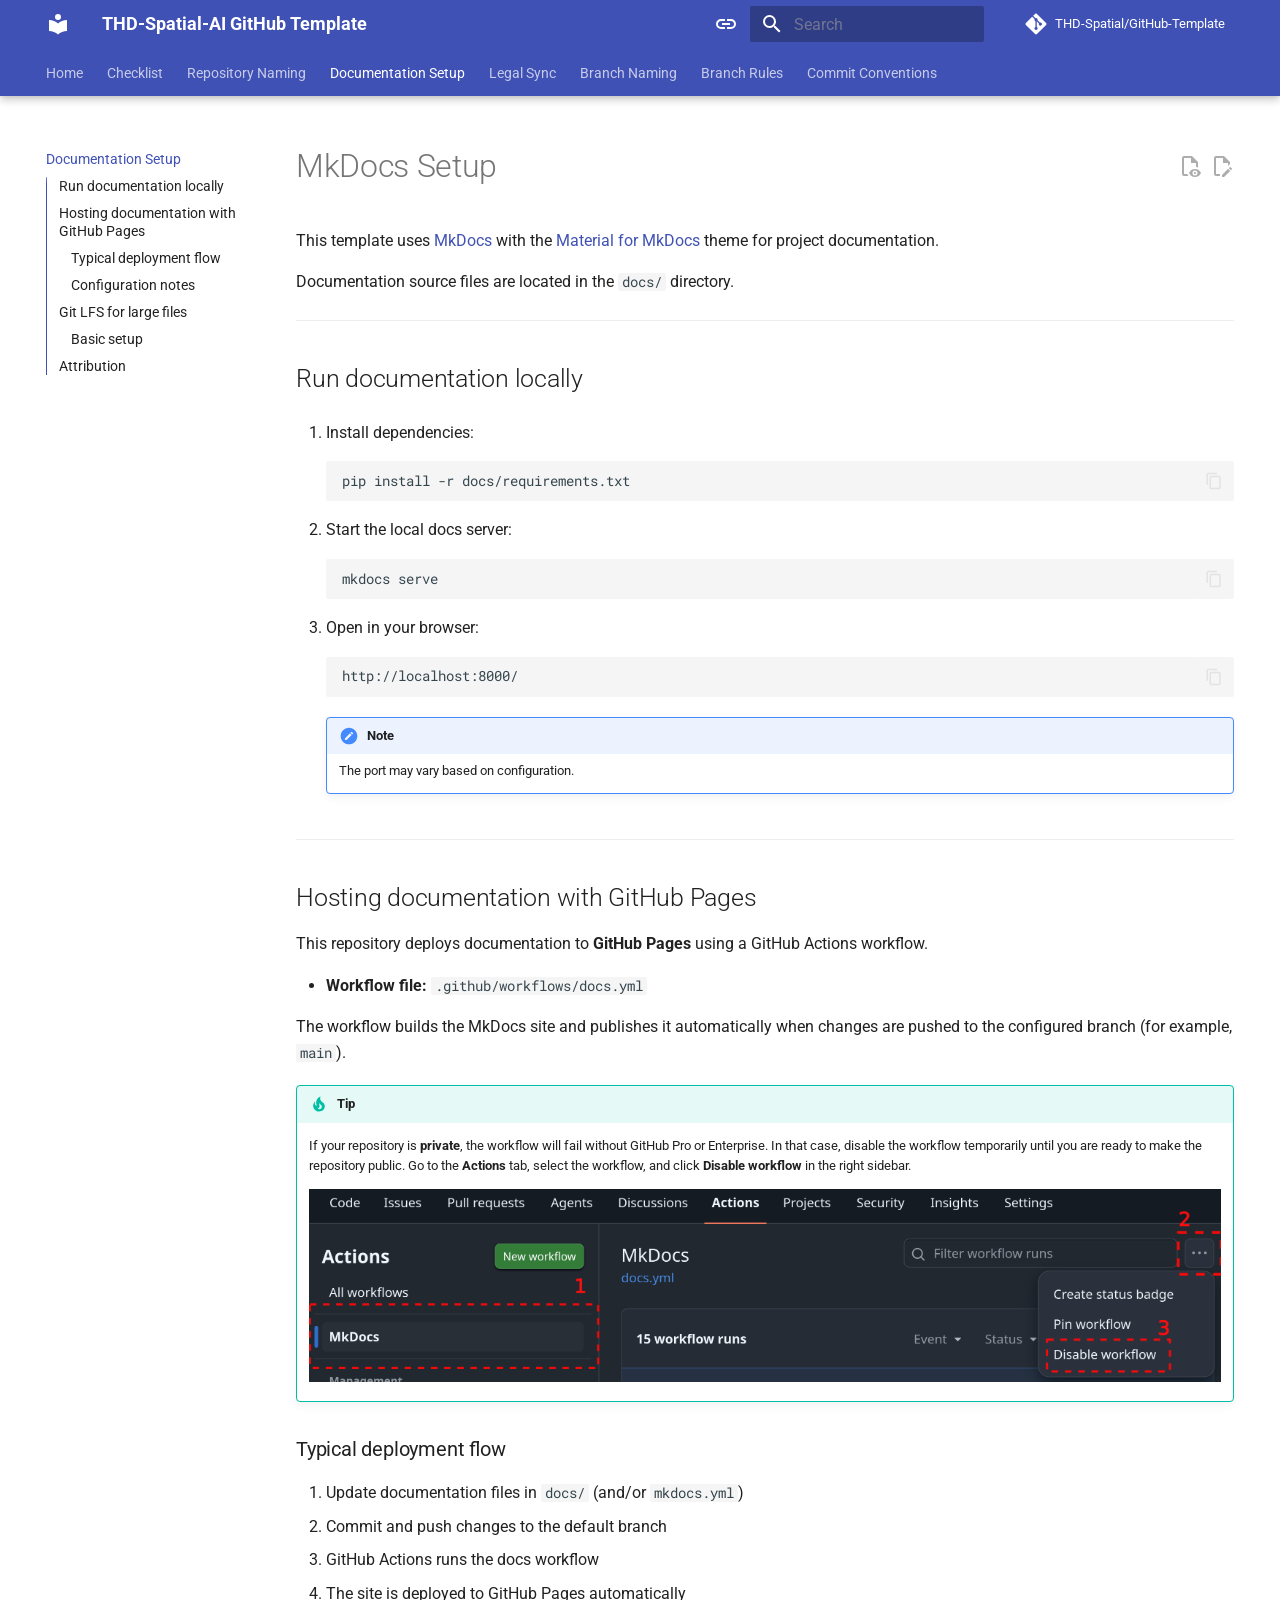
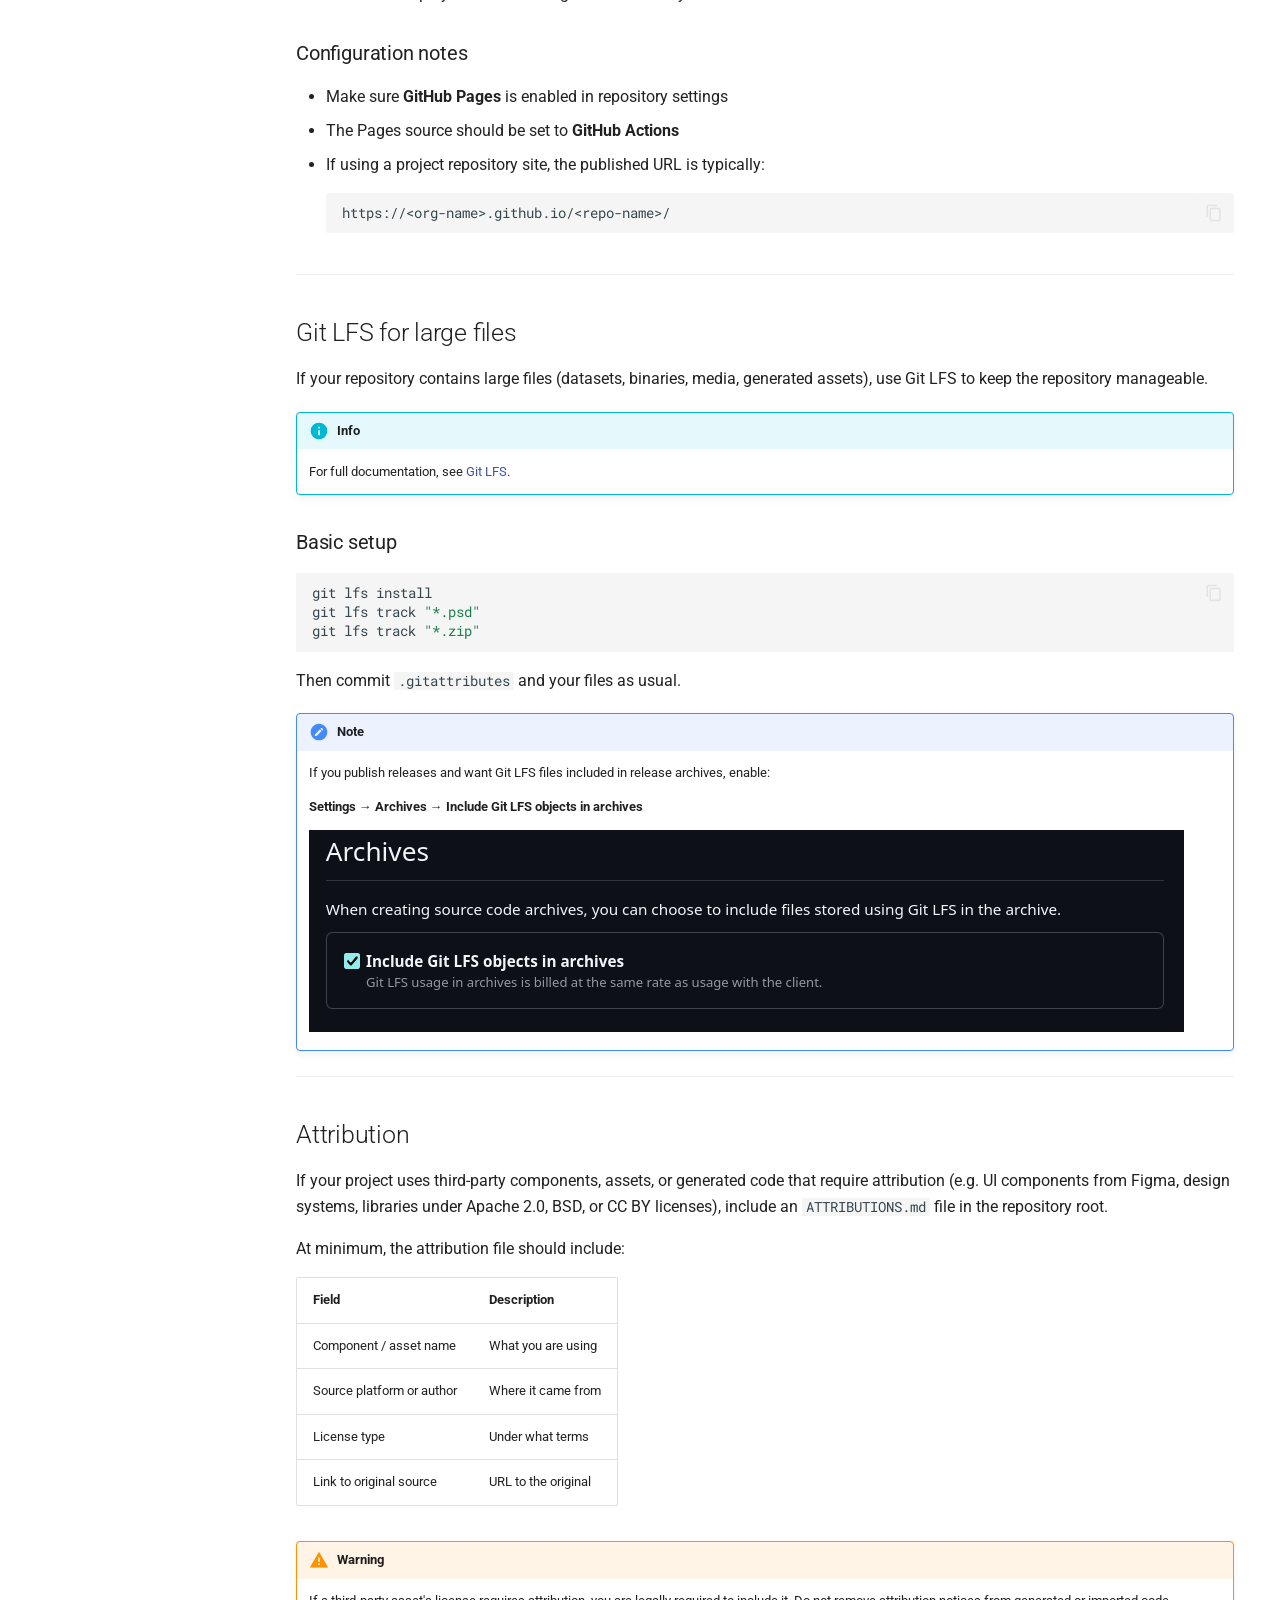
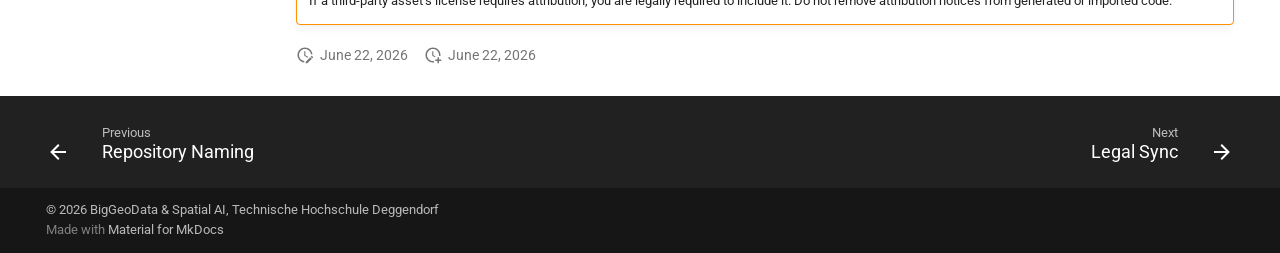
<file: getting-started/documentation-setup/index.html>
<!doctype html>
<html lang="en" class="no-js">
  <head>
    
      <meta charset="utf-8">
      <meta name="viewport" content="width=device-width,initial-scale=1">
      
        <meta name="description" content="Template repository for open source projects in the THD-Spatial-AI GitHub organisation">
      
      
        <meta name="author" content="THD-Spatial-AI">
      
      
        <link rel="canonical" href="https://THD-Spatial-AI.github.io/gitHub-template/getting-started/documentation-setup/">
      
      
        <link rel="prev" href="../repository-naming/">
      
      
        <link rel="next" href="../legal-sync/">
      
      
        
      
      
      <link rel="icon" href="../../assets/images/favicon.png">
      <meta name="generator" content="mkdocs-1.6.1, mkdocs-material-9.7.6">
    
    
      
        <title>Documentation Setup - THD-Spatial-AI GitHub Template</title>
      
    
    
      <link rel="stylesheet" href="../../assets/stylesheets/main.484c7ddc.min.css">
      
        
        <link rel="stylesheet" href="../../assets/stylesheets/palette.ab4e12ef.min.css">
      
      


    
    
      
    
    
      
        
        
        <link rel="preconnect" href="https://fonts.gstatic.com" crossorigin>
        <link rel="stylesheet" href="https://fonts.googleapis.com/css?family=Roboto:300,300i,400,400i,700,700i%7CRoboto+Mono:400,400i,700,700i&display=fallback">
        <style>:root{--md-text-font:"Roboto";--md-code-font:"Roboto Mono"}</style>
      
    
    
    <script>__md_scope=new URL("../..",location),__md_hash=e=>[...e].reduce(((e,_)=>(e<<5)-e+_.charCodeAt(0)),0),__md_get=(e,_=localStorage,t=__md_scope)=>JSON.parse(_.getItem(t.pathname+"."+e)),__md_set=(e,_,t=localStorage,a=__md_scope)=>{try{t.setItem(a.pathname+"."+e,JSON.stringify(_))}catch(e){}}</script>
    
      

    
    
  </head>
  
  
    
    
      
    
    
    
    
    <body dir="ltr" data-md-color-scheme="default" data-md-color-primary="indigo" data-md-color-accent="indigo">
  
    
    <input class="md-toggle" data-md-toggle="drawer" type="checkbox" id="__drawer" autocomplete="off">
    <input class="md-toggle" data-md-toggle="search" type="checkbox" id="__search" autocomplete="off">
    <label class="md-overlay" for="__drawer"></label>
    <div data-md-component="skip">
      
        
        <a href="#mkdocs-setup" class="md-skip">
          Skip to content
        </a>
      
    </div>
    <div data-md-component="announce">
      
    </div>
    
    
      

  

<header class="md-header md-header--shadow md-header--lifted" data-md-component="header">
  <nav class="md-header__inner md-grid" aria-label="Header">
    <a href="../.." title="THD-Spatial-AI GitHub Template" class="md-header__button md-logo" aria-label="THD-Spatial-AI GitHub Template" data-md-component="logo">
      
  
  <svg xmlns="http://www.w3.org/2000/svg" viewBox="0 0 24 24"><path d="M12 8a3 3 0 0 0 3-3 3 3 0 0 0-3-3 3 3 0 0 0-3 3 3 3 0 0 0 3 3m0 3.54C9.64 9.35 6.5 8 3 8v11c3.5 0 6.64 1.35 9 3.54 2.36-2.19 5.5-3.54 9-3.54V8c-3.5 0-6.64 1.35-9 3.54"/></svg>

    </a>
    <label class="md-header__button md-icon" for="__drawer">
      
      <svg xmlns="http://www.w3.org/2000/svg" viewBox="0 0 24 24"><path d="M3 6h18v2H3zm0 5h18v2H3zm0 5h18v2H3z"/></svg>
    </label>
    <div class="md-header__title" data-md-component="header-title">
      <div class="md-header__ellipsis">
        <div class="md-header__topic">
          <span class="md-ellipsis">
            THD-Spatial-AI GitHub Template
          </span>
        </div>
        <div class="md-header__topic" data-md-component="header-topic">
          <span class="md-ellipsis">
            
              Documentation Setup
            
          </span>
        </div>
      </div>
    </div>
    
      
        <form class="md-header__option" data-md-component="palette">
  
    
    
    
    <input class="md-option" data-md-color-media="(prefers-color-scheme)" data-md-color-scheme="default" data-md-color-primary="indigo" data-md-color-accent="indigo"  aria-label="Switch to light mode"  type="radio" name="__palette" id="__palette_0">
    
      <label class="md-header__button md-icon" title="Switch to light mode" for="__palette_1" hidden>
        <svg xmlns="http://www.w3.org/2000/svg" viewBox="0 0 24 24"><path d="M3.9 12c0-1.71 1.39-3.1 3.1-3.1h4V7H7a5 5 0 0 0-5 5 5 5 0 0 0 5 5h4v-1.9H7c-1.71 0-3.1-1.39-3.1-3.1M8 13h8v-2H8zm9-6h-4v1.9h4c1.71 0 3.1 1.39 3.1 3.1s-1.39 3.1-3.1 3.1h-4V17h4a5 5 0 0 0 5-5 5 5 0 0 0-5-5"/></svg>
      </label>
    
  
    
    
    
    <input class="md-option" data-md-color-media="(prefers-color-scheme: light)" data-md-color-scheme="default" data-md-color-primary="indigo" data-md-color-accent="indigo"  aria-label="Switch to dark mode"  type="radio" name="__palette" id="__palette_1">
    
      <label class="md-header__button md-icon" title="Switch to dark mode" for="__palette_2" hidden>
        <svg xmlns="http://www.w3.org/2000/svg" viewBox="0 0 24 24"><path d="M17 7H7a5 5 0 0 0-5 5 5 5 0 0 0 5 5h10a5 5 0 0 0 5-5 5 5 0 0 0-5-5m0 8a3 3 0 0 1-3-3 3 3 0 0 1 3-3 3 3 0 0 1 3 3 3 3 0 0 1-3 3"/></svg>
      </label>
    
  
    
    
    
    <input class="md-option" data-md-color-media="(prefers-color-scheme: dark)" data-md-color-scheme="slate" data-md-color-primary="black" data-md-color-accent="indigo"  aria-label="Switch to system preference"  type="radio" name="__palette" id="__palette_2">
    
      <label class="md-header__button md-icon" title="Switch to system preference" for="__palette_0" hidden>
        <svg xmlns="http://www.w3.org/2000/svg" viewBox="0 0 24 24"><path d="M17 7H7a5 5 0 0 0-5 5 5 5 0 0 0 5 5h10a5 5 0 0 0 5-5 5 5 0 0 0-5-5M7 15a3 3 0 0 1-3-3 3 3 0 0 1 3-3 3 3 0 0 1 3 3 3 3 0 0 1-3 3"/></svg>
      </label>
    
  
</form>
      
    
    
      <script>var palette=__md_get("__palette");if(palette&&palette.color){if("(prefers-color-scheme)"===palette.color.media){var media=matchMedia("(prefers-color-scheme: light)"),input=document.querySelector(media.matches?"[data-md-color-media='(prefers-color-scheme: light)']":"[data-md-color-media='(prefers-color-scheme: dark)']");palette.color.media=input.getAttribute("data-md-color-media"),palette.color.scheme=input.getAttribute("data-md-color-scheme"),palette.color.primary=input.getAttribute("data-md-color-primary"),palette.color.accent=input.getAttribute("data-md-color-accent")}for(var[key,value]of Object.entries(palette.color))document.body.setAttribute("data-md-color-"+key,value)}</script>
    
    
    
      
      
        <label class="md-header__button md-icon" for="__search">
          
          <svg xmlns="http://www.w3.org/2000/svg" viewBox="0 0 24 24"><path d="M9.5 3A6.5 6.5 0 0 1 16 9.5c0 1.61-.59 3.09-1.56 4.23l.27.27h.79l5 5-1.5 1.5-5-5v-.79l-.27-.27A6.52 6.52 0 0 1 9.5 16 6.5 6.5 0 0 1 3 9.5 6.5 6.5 0 0 1 9.5 3m0 2C7 5 5 7 5 9.5S7 14 9.5 14 14 12 14 9.5 12 5 9.5 5"/></svg>
        </label>
        <div class="md-search" data-md-component="search" role="dialog">
  <label class="md-search__overlay" for="__search"></label>
  <div class="md-search__inner" role="search">
    <form class="md-search__form" name="search">
      <input type="text" class="md-search__input" name="query" aria-label="Search" placeholder="Search" autocapitalize="off" autocorrect="off" autocomplete="off" spellcheck="false" data-md-component="search-query" required>
      <label class="md-search__icon md-icon" for="__search">
        
        <svg xmlns="http://www.w3.org/2000/svg" viewBox="0 0 24 24"><path d="M9.5 3A6.5 6.5 0 0 1 16 9.5c0 1.61-.59 3.09-1.56 4.23l.27.27h.79l5 5-1.5 1.5-5-5v-.79l-.27-.27A6.52 6.52 0 0 1 9.5 16 6.5 6.5 0 0 1 3 9.5 6.5 6.5 0 0 1 9.5 3m0 2C7 5 5 7 5 9.5S7 14 9.5 14 14 12 14 9.5 12 5 9.5 5"/></svg>
        
        <svg xmlns="http://www.w3.org/2000/svg" viewBox="0 0 24 24"><path d="M20 11v2H8l5.5 5.5-1.42 1.42L4.16 12l7.92-7.92L13.5 5.5 8 11z"/></svg>
      </label>
      <nav class="md-search__options" aria-label="Search">
        
          <a href="javascript:void(0)" class="md-search__icon md-icon" title="Share" aria-label="Share" data-clipboard data-clipboard-text="" data-md-component="search-share" tabindex="-1">
            
            <svg xmlns="http://www.w3.org/2000/svg" viewBox="0 0 24 24"><path d="M18 16.08c-.76 0-1.44.3-1.96.77L8.91 12.7c.05-.23.09-.46.09-.7s-.04-.47-.09-.7l7.05-4.11c.54.5 1.25.81 2.04.81a3 3 0 0 0 3-3 3 3 0 0 0-3-3 3 3 0 0 0-3 3c0 .24.04.47.09.7L8.04 9.81C7.5 9.31 6.79 9 6 9a3 3 0 0 0-3 3 3 3 0 0 0 3 3c.79 0 1.5-.31 2.04-.81l7.12 4.15c-.05.21-.08.43-.08.66 0 1.61 1.31 2.91 2.92 2.91s2.92-1.3 2.92-2.91A2.92 2.92 0 0 0 18 16.08"/></svg>
          </a>
        
        <button type="reset" class="md-search__icon md-icon" title="Clear" aria-label="Clear" tabindex="-1">
          
          <svg xmlns="http://www.w3.org/2000/svg" viewBox="0 0 24 24"><path d="M19 6.41 17.59 5 12 10.59 6.41 5 5 6.41 10.59 12 5 17.59 6.41 19 12 13.41 17.59 19 19 17.59 13.41 12z"/></svg>
        </button>
      </nav>
      
        <div class="md-search__suggest" data-md-component="search-suggest"></div>
      
    </form>
    <div class="md-search__output">
      <div class="md-search__scrollwrap" tabindex="0" data-md-scrollfix>
        <div class="md-search-result" data-md-component="search-result">
          <div class="md-search-result__meta">
            Initializing search
          </div>
          <ol class="md-search-result__list" role="presentation"></ol>
        </div>
      </div>
    </div>
  </div>
</div>
      
    
    
      <div class="md-header__source">
        <a href="https://github.com/THD-Spatial-AI/gitHub-template" title="Go to repository" class="md-source" data-md-component="source">
  <div class="md-source__icon md-icon">
    
    <svg xmlns="http://www.w3.org/2000/svg" viewBox="0 0 448 512"><!--! Font Awesome Free 7.1.0 by @fontawesome - https://fontawesome.com License - https://fontawesome.com/license/free (Icons: CC BY 4.0, Fonts: SIL OFL 1.1, Code: MIT License) Copyright 2025 Fonticons, Inc.--><path d="M439.6 236.1 244 40.5c-5.4-5.5-12.8-8.5-20.4-8.5s-15 3-20.4 8.4L162.5 81l51.5 51.5c27.1-9.1 52.7 16.8 43.4 43.7l49.7 49.7c34.2-11.8 61.2 31 35.5 56.7-26.5 26.5-70.2-2.9-56-37.3L240.3 199v121.9c25.3 12.5 22.3 41.8 9.1 55-6.4 6.4-15.2 10.1-24.3 10.1s-17.8-3.6-24.3-10.1c-17.6-17.6-11.1-46.9 11.2-56v-123c-20.8-8.5-24.6-30.7-18.6-45L142.6 101 8.5 235.1C3 240.6 0 247.9 0 255.5s3 15 8.5 20.4l195.6 195.7c5.4 5.4 12.7 8.4 20.4 8.4s15-3 20.4-8.4l194.7-194.7c5.4-5.4 8.4-12.8 8.4-20.4s-3-15-8.4-20.4"/></svg>
  </div>
  <div class="md-source__repository">
    THD-Spatial/GitHub-Template
  </div>
</a>
      </div>
    
  </nav>
  
    
      
<nav class="md-tabs" aria-label="Tabs" data-md-component="tabs">
  <div class="md-grid">
    <ul class="md-tabs__list">
      
        
  
  
  
  
    <li class="md-tabs__item">
      <a href="../.." class="md-tabs__link">
        
  
  
    
  
  Home

      </a>
    </li>
  

      
        
  
  
  
  
    <li class="md-tabs__item">
      <a href="../open-source-checklist/" class="md-tabs__link">
        
  
  
    
  
  Checklist

      </a>
    </li>
  

      
        
  
  
  
  
    <li class="md-tabs__item">
      <a href="../repository-naming/" class="md-tabs__link">
        
  
  
    
  
  Repository Naming

      </a>
    </li>
  

      
        
  
  
  
    
  
  
    <li class="md-tabs__item md-tabs__item--active">
      <a href="./" class="md-tabs__link">
        
  
  
    
  
  Documentation Setup

      </a>
    </li>
  

      
        
  
  
  
  
    <li class="md-tabs__item">
      <a href="../legal-sync/" class="md-tabs__link">
        
  
  
    
  
  Legal Sync

      </a>
    </li>
  

      
        
  
  
  
  
    <li class="md-tabs__item">
      <a href="../branch-naming/" class="md-tabs__link">
        
  
  
    
  
  Branch Naming

      </a>
    </li>
  

      
        
  
  
  
  
    <li class="md-tabs__item">
      <a href="../branch-rules/" class="md-tabs__link">
        
  
  
    
  
  Branch Rules

      </a>
    </li>
  

      
        
  
  
  
  
    <li class="md-tabs__item">
      <a href="../commit-conventions/" class="md-tabs__link">
        
  
  
    
  
  Commit Conventions

      </a>
    </li>
  

      
    </ul>
  </div>
</nav>
    
  
</header>
    
    <div class="md-container" data-md-component="container">
      
      
        
      
      <main class="md-main" data-md-component="main">
        <div class="md-main__inner md-grid">
          
            
              
              <div class="md-sidebar md-sidebar--primary" data-md-component="sidebar" data-md-type="navigation" >
                <div class="md-sidebar__scrollwrap">
                  <div class="md-sidebar__inner">
                    


  


  

<nav class="md-nav md-nav--primary md-nav--lifted md-nav--integrated" aria-label="Navigation" data-md-level="0">
  <label class="md-nav__title" for="__drawer">
    <a href="../.." title="THD-Spatial-AI GitHub Template" class="md-nav__button md-logo" aria-label="THD-Spatial-AI GitHub Template" data-md-component="logo">
      
  
  <svg xmlns="http://www.w3.org/2000/svg" viewBox="0 0 24 24"><path d="M12 8a3 3 0 0 0 3-3 3 3 0 0 0-3-3 3 3 0 0 0-3 3 3 3 0 0 0 3 3m0 3.54C9.64 9.35 6.5 8 3 8v11c3.5 0 6.64 1.35 9 3.54 2.36-2.19 5.5-3.54 9-3.54V8c-3.5 0-6.64 1.35-9 3.54"/></svg>

    </a>
    THD-Spatial-AI GitHub Template
  </label>
  
    <div class="md-nav__source">
      <a href="https://github.com/THD-Spatial-AI/gitHub-template" title="Go to repository" class="md-source" data-md-component="source">
  <div class="md-source__icon md-icon">
    
    <svg xmlns="http://www.w3.org/2000/svg" viewBox="0 0 448 512"><!--! Font Awesome Free 7.1.0 by @fontawesome - https://fontawesome.com License - https://fontawesome.com/license/free (Icons: CC BY 4.0, Fonts: SIL OFL 1.1, Code: MIT License) Copyright 2025 Fonticons, Inc.--><path d="M439.6 236.1 244 40.5c-5.4-5.5-12.8-8.5-20.4-8.5s-15 3-20.4 8.4L162.5 81l51.5 51.5c27.1-9.1 52.7 16.8 43.4 43.7l49.7 49.7c34.2-11.8 61.2 31 35.5 56.7-26.5 26.5-70.2-2.9-56-37.3L240.3 199v121.9c25.3 12.5 22.3 41.8 9.1 55-6.4 6.4-15.2 10.1-24.3 10.1s-17.8-3.6-24.3-10.1c-17.6-17.6-11.1-46.9 11.2-56v-123c-20.8-8.5-24.6-30.7-18.6-45L142.6 101 8.5 235.1C3 240.6 0 247.9 0 255.5s3 15 8.5 20.4l195.6 195.7c5.4 5.4 12.7 8.4 20.4 8.4s15-3 20.4-8.4l194.7-194.7c5.4-5.4 8.4-12.8 8.4-20.4s-3-15-8.4-20.4"/></svg>
  </div>
  <div class="md-source__repository">
    THD-Spatial/GitHub-Template
  </div>
</a>
    </div>
  
  <ul class="md-nav__list" data-md-scrollfix>
    
      
      
  
  
  
  
    <li class="md-nav__item">
      <a href="../.." class="md-nav__link">
        
  
  
  <span class="md-ellipsis">
    
  
    Home
  

    
  </span>
  
  

      </a>
    </li>
  

    
      
      
  
  
  
  
    <li class="md-nav__item">
      <a href="../open-source-checklist/" class="md-nav__link">
        
  
  
  <span class="md-ellipsis">
    
  
    Checklist
  

    
  </span>
  
  

      </a>
    </li>
  

    
      
      
  
  
  
  
    <li class="md-nav__item">
      <a href="../repository-naming/" class="md-nav__link">
        
  
  
  <span class="md-ellipsis">
    
  
    Repository Naming
  

    
  </span>
  
  

      </a>
    </li>
  

    
      
      
  
  
    
  
  
  
    <li class="md-nav__item md-nav__item--active">
      
      <input class="md-nav__toggle md-toggle" type="checkbox" id="__toc">
      
      
        
      
      
        <label class="md-nav__link md-nav__link--active" for="__toc">
          
  
  
  <span class="md-ellipsis">
    
  
    Documentation Setup
  

    
  </span>
  
  

          <span class="md-nav__icon md-icon"></span>
        </label>
      
      <a href="./" class="md-nav__link md-nav__link--active">
        
  
  
  <span class="md-ellipsis">
    
  
    Documentation Setup
  

    
  </span>
  
  

      </a>
      
        

<nav class="md-nav md-nav--secondary" aria-label="Table of contents">
  
  
  
    
  
  
    <label class="md-nav__title" for="__toc">
      <span class="md-nav__icon md-icon"></span>
      Table of contents
    </label>
    <ul class="md-nav__list" data-md-component="toc" data-md-scrollfix>
      
        <li class="md-nav__item">
  <a href="#run-documentation-locally" class="md-nav__link">
    <span class="md-ellipsis">
      
        Run documentation locally
      
    </span>
  </a>
  
</li>
      
        <li class="md-nav__item">
  <a href="#hosting-documentation-with-github-pages" class="md-nav__link">
    <span class="md-ellipsis">
      
        Hosting documentation with GitHub Pages
      
    </span>
  </a>
  
    <nav class="md-nav" aria-label="Hosting documentation with GitHub Pages">
      <ul class="md-nav__list">
        
          <li class="md-nav__item">
  <a href="#typical-deployment-flow" class="md-nav__link">
    <span class="md-ellipsis">
      
        Typical deployment flow
      
    </span>
  </a>
  
</li>
        
          <li class="md-nav__item">
  <a href="#configuration-notes" class="md-nav__link">
    <span class="md-ellipsis">
      
        Configuration notes
      
    </span>
  </a>
  
</li>
        
      </ul>
    </nav>
  
</li>
      
        <li class="md-nav__item">
  <a href="#git-lfs-for-large-files" class="md-nav__link">
    <span class="md-ellipsis">
      
        Git LFS for large files
      
    </span>
  </a>
  
    <nav class="md-nav" aria-label="Git LFS for large files">
      <ul class="md-nav__list">
        
          <li class="md-nav__item">
  <a href="#basic-setup" class="md-nav__link">
    <span class="md-ellipsis">
      
        Basic setup
      
    </span>
  </a>
  
</li>
        
      </ul>
    </nav>
  
</li>
      
        <li class="md-nav__item">
  <a href="#attribution" class="md-nav__link">
    <span class="md-ellipsis">
      
        Attribution
      
    </span>
  </a>
  
</li>
      
    </ul>
  
</nav>
      
    </li>
  

    
      
      
  
  
  
  
    <li class="md-nav__item">
      <a href="../legal-sync/" class="md-nav__link">
        
  
  
  <span class="md-ellipsis">
    
  
    Legal Sync
  

    
  </span>
  
  

      </a>
    </li>
  

    
      
      
  
  
  
  
    <li class="md-nav__item">
      <a href="../branch-naming/" class="md-nav__link">
        
  
  
  <span class="md-ellipsis">
    
  
    Branch Naming
  

    
  </span>
  
  

      </a>
    </li>
  

    
      
      
  
  
  
  
    <li class="md-nav__item">
      <a href="../branch-rules/" class="md-nav__link">
        
  
  
  <span class="md-ellipsis">
    
  
    Branch Rules
  

    
  </span>
  
  

      </a>
    </li>
  

    
      
      
  
  
  
  
    <li class="md-nav__item">
      <a href="../commit-conventions/" class="md-nav__link">
        
  
  
  <span class="md-ellipsis">
    
  
    Commit Conventions
  

    
  </span>
  
  

      </a>
    </li>
  

    
  </ul>
</nav>
                  </div>
                </div>
              </div>
            
            
          
          
            <div class="md-content" data-md-component="content">
              
                



  


              
              <article class="md-content__inner md-typeset">
                
                  


  
    <a href="https://github.com/THD-Spatial-AI/gitHub-template/edit/main/docs/getting-started/documentation-setup.md" title="Edit this page" class="md-content__button md-icon" rel="edit">
      
      <svg xmlns="http://www.w3.org/2000/svg" viewBox="0 0 24 24"><path d="M10 20H6V4h7v5h5v3.1l2-2V8l-6-6H6c-1.1 0-2 .9-2 2v16c0 1.1.9 2 2 2h4zm10.2-7c.1 0 .3.1.4.2l1.3 1.3c.2.2.2.6 0 .8l-1 1-2.1-2.1 1-1c.1-.1.2-.2.4-.2m0 3.9L14.1 23H12v-2.1l6.1-6.1z"/></svg>
    </a>
  
  
    
      
    
    <a href="https://github.com/THD-Spatial-AI/gitHub-template/raw/main/docs/getting-started/documentation-setup.md" title="View source of this page" class="md-content__button md-icon">
      
      <svg xmlns="http://www.w3.org/2000/svg" viewBox="0 0 24 24"><path d="M17 18c.56 0 1 .44 1 1s-.44 1-1 1-1-.44-1-1 .44-1 1-1m0-3c-2.73 0-5.06 1.66-6 4 .94 2.34 3.27 4 6 4s5.06-1.66 6-4c-.94-2.34-3.27-4-6-4m0 6.5a2.5 2.5 0 0 1-2.5-2.5 2.5 2.5 0 0 1 2.5-2.5 2.5 2.5 0 0 1 2.5 2.5 2.5 2.5 0 0 1-2.5 2.5M9.27 20H6V4h7v5h5v4.07c.7.08 1.36.25 2 .49V8l-6-6H6a2 2 0 0 0-2 2v16a2 2 0 0 0 2 2h4.5a8.2 8.2 0 0 1-1.23-2"/></svg>
    </a>
  


<h1 id="mkdocs-setup">MkDocs Setup<a class="headerlink" href="#mkdocs-setup" title="Permanent link">&para;</a></h1>
<p>This template uses <a href="https://www.mkdocs.org/">MkDocs</a> with the <a href="https://squidfunk.github.io/mkdocs-material/">Material for MkDocs</a> theme for project documentation.</p>
<p>Documentation source files are located in the <code>docs/</code> directory.</p>
<hr />
<h2 id="run-documentation-locally">Run documentation locally<a class="headerlink" href="#run-documentation-locally" title="Permanent link">&para;</a></h2>
<ol>
<li>
<p>Install dependencies:</p>
<div class="language-bash highlight"><pre><span></span><code><span id="__span-0-1"><a id="__codelineno-0-1" name="__codelineno-0-1" href="#__codelineno-0-1"></a>pip<span class="w"> </span>install<span class="w"> </span>-r<span class="w"> </span>docs/requirements.txt
</span></code></pre></div>
</li>
<li>
<p>Start the local docs server:</p>
<div class="language-bash highlight"><pre><span></span><code><span id="__span-1-1"><a id="__codelineno-1-1" name="__codelineno-1-1" href="#__codelineno-1-1"></a>mkdocs<span class="w"> </span>serve
</span></code></pre></div>
</li>
<li>
<p>Open in your browser:</p>
<div class="language-text highlight"><pre><span></span><code><span id="__span-2-1"><a id="__codelineno-2-1" name="__codelineno-2-1" href="#__codelineno-2-1"></a>http://localhost:8000/
</span></code></pre></div>
<div class="admonition note">
<p class="admonition-title">Note</p>
<p>The port may vary based on configuration.</p>
</div>
</li>
</ol>
<hr />
<h2 id="hosting-documentation-with-github-pages">Hosting documentation with GitHub Pages<a class="headerlink" href="#hosting-documentation-with-github-pages" title="Permanent link">&para;</a></h2>
<p>This repository deploys documentation to <strong>GitHub Pages</strong> using a GitHub Actions workflow.</p>
<ul>
<li><strong>Workflow file:</strong> <code>.github/workflows/docs.yml</code></li>
</ul>
<p>The workflow builds the MkDocs site and publishes it automatically when changes are pushed to the configured branch (for example, <code>main</code>).</p>
<div class="admonition tip">
<p class="admonition-title">Tip</p>
<p>If your repository is <strong>private</strong>, the workflow will fail without GitHub Pro or Enterprise. In that case, disable the workflow temporarily until you are ready to make the repository public. Go to the <strong>Actions</strong> tab, select the workflow, and click <strong>Disable workflow</strong> in the right sidebar.</p>
<p><img alt="disable workflow screenshot" src="../../assets/getting-started/disable-workflow.png" /></p>
</div>
<h3 id="typical-deployment-flow">Typical deployment flow<a class="headerlink" href="#typical-deployment-flow" title="Permanent link">&para;</a></h3>
<ol>
<li>Update documentation files in <code>docs/</code> (and/or <code>mkdocs.yml</code>)</li>
<li>Commit and push changes to the default branch</li>
<li>GitHub Actions runs the docs workflow</li>
<li>The site is deployed to GitHub Pages automatically</li>
</ol>
<h3 id="configuration-notes">Configuration notes<a class="headerlink" href="#configuration-notes" title="Permanent link">&para;</a></h3>
<ul>
<li>Make sure <strong>GitHub Pages</strong> is enabled in repository settings</li>
<li>The Pages source should be set to <strong>GitHub Actions</strong></li>
<li>
<p>If using a project repository site, the published URL is typically:</p>
<div class="language-text highlight"><pre><span></span><code><span id="__span-3-1"><a id="__codelineno-3-1" name="__codelineno-3-1" href="#__codelineno-3-1"></a>https://&lt;org-name&gt;.github.io/&lt;repo-name&gt;/
</span></code></pre></div>
</li>
</ul>
<hr />
<h2 id="git-lfs-for-large-files">Git LFS for large files<a class="headerlink" href="#git-lfs-for-large-files" title="Permanent link">&para;</a></h2>
<p>If your repository contains large files (datasets, binaries, media, generated assets), use Git LFS to keep the repository manageable.</p>
<div class="admonition info">
<p class="admonition-title">Info</p>
<p>For full documentation, see <a href="https://git-lfs.com/">Git LFS</a>.</p>
</div>
<h3 id="basic-setup">Basic setup<a class="headerlink" href="#basic-setup" title="Permanent link">&para;</a></h3>
<div class="language-bash highlight"><pre><span></span><code><span id="__span-4-1"><a id="__codelineno-4-1" name="__codelineno-4-1" href="#__codelineno-4-1"></a>git<span class="w"> </span>lfs<span class="w"> </span>install
</span><span id="__span-4-2"><a id="__codelineno-4-2" name="__codelineno-4-2" href="#__codelineno-4-2"></a>git<span class="w"> </span>lfs<span class="w"> </span>track<span class="w"> </span><span class="s2">&quot;*.psd&quot;</span>
</span><span id="__span-4-3"><a id="__codelineno-4-3" name="__codelineno-4-3" href="#__codelineno-4-3"></a>git<span class="w"> </span>lfs<span class="w"> </span>track<span class="w"> </span><span class="s2">&quot;*.zip&quot;</span>
</span></code></pre></div>
<p>Then commit <code>.gitattributes</code> and your files as usual.</p>
<div class="admonition note">
<p class="admonition-title">Note</p>
<p>If you publish releases and want Git LFS files included in release archives, enable:</p>
<p><strong>Settings → Archives → Include Git LFS objects in archives</strong></p>
<p><img alt="GitHub release archives setting" src="../../assets/getting-started/archives_setting_screenshot.png" /></p>
</div>
<hr />
<h2 id="attribution">Attribution<a class="headerlink" href="#attribution" title="Permanent link">&para;</a></h2>
<p>If your project uses third-party components, assets, or generated code that require attribution (e.g. UI components from Figma, design systems, libraries under Apache 2.0, BSD, or CC BY licenses), include an <code>ATTRIBUTIONS.md</code> file in the repository root.</p>
<p>At minimum, the attribution file should include:</p>
<table>
<thead>
<tr>
<th>Field</th>
<th>Description</th>
</tr>
</thead>
<tbody>
<tr>
<td>Component / asset name</td>
<td>What you are using</td>
</tr>
<tr>
<td>Source platform or author</td>
<td>Where it came from</td>
</tr>
<tr>
<td>License type</td>
<td>Under what terms</td>
</tr>
<tr>
<td>Link to original source</td>
<td>URL to the original</td>
</tr>
</tbody>
</table>
<div class="admonition warning">
<p class="admonition-title">Warning</p>
<p>If a third-party asset's license requires attribution, you are legally required to include it. Do not remove attribution notices from generated or imported code.</p>
</div>







  
    
  
  
    
  


  <aside class="md-source-file">
    
      
  <span class="md-source-file__fact">
    <span class="md-icon" title="Last update">
      <svg xmlns="http://www.w3.org/2000/svg" viewBox="0 0 24 24"><path d="M21 13.1c-.1 0-.3.1-.4.2l-1 1 2.1 2.1 1-1c.2-.2.2-.6 0-.8l-1.3-1.3c-.1-.1-.2-.2-.4-.2m-1.9 1.8-6.1 6V23h2.1l6.1-6.1zM12.5 7v5.2l4 2.4-1 1L11 13V7zM11 21.9c-5.1-.5-9-4.8-9-9.9C2 6.5 6.5 2 12 2c5.3 0 9.6 4.1 10 9.3-.3-.1-.6-.2-1-.2s-.7.1-1 .2C19.6 7.2 16.2 4 12 4c-4.4 0-8 3.6-8 8 0 4.1 3.1 7.5 7.1 7.9l-.1.2z"/></svg>
    </span>
    <span class="git-revision-date-localized-plugin git-revision-date-localized-plugin-date" title="June 22, 2026 08:58:50 UTC">June 22, 2026</span>
  </span>

    
    
      
  <span class="md-source-file__fact">
    <span class="md-icon" title="Created">
      <svg xmlns="http://www.w3.org/2000/svg" viewBox="0 0 24 24"><path d="M14.47 15.08 11 13V7h1.5v5.25l3.08 1.83c-.41.28-.79.62-1.11 1m-1.39 4.84c-.36.05-.71.08-1.08.08-4.42 0-8-3.58-8-8s3.58-8 8-8 8 3.58 8 8c0 .37-.03.72-.08 1.08.69.1 1.33.32 1.92.64.1-.56.16-1.13.16-1.72 0-5.5-4.5-10-10-10S2 6.5 2 12s4.47 10 10 10c.59 0 1.16-.06 1.72-.16-.32-.59-.54-1.23-.64-1.92M18 15v3h-3v2h3v3h2v-3h3v-2h-3v-3z"/></svg>
    </span>
    <span class="git-revision-date-localized-plugin git-revision-date-localized-plugin-date" title="June 22, 2026 08:58:50 UTC">June 22, 2026</span>
  </span>

    
    
    
  </aside>





                
              </article>
            </div>
          
          
<script>var target=document.getElementById(location.hash.slice(1));target&&target.name&&(target.checked=target.name.startsWith("__tabbed_"))</script>
        </div>
        
          <button type="button" class="md-top md-icon" data-md-component="top" hidden>
  
  <svg xmlns="http://www.w3.org/2000/svg" viewBox="0 0 24 24"><path d="M13 20h-2V8l-5.5 5.5-1.42-1.42L12 4.16l7.92 7.92-1.42 1.42L13 8z"/></svg>
  Back to top
</button>
        
      </main>
      
        <footer class="md-footer">
  
    
      
      <nav class="md-footer__inner md-grid" aria-label="Footer" >
        
          
          <a href="../repository-naming/" class="md-footer__link md-footer__link--prev" aria-label="Previous: Repository Naming">
            <div class="md-footer__button md-icon">
              
              <svg xmlns="http://www.w3.org/2000/svg" viewBox="0 0 24 24"><path d="M20 11v2H8l5.5 5.5-1.42 1.42L4.16 12l7.92-7.92L13.5 5.5 8 11z"/></svg>
            </div>
            <div class="md-footer__title">
              <span class="md-footer__direction">
                Previous
              </span>
              <div class="md-ellipsis">
                Repository Naming
              </div>
            </div>
          </a>
        
        
          
          <a href="../legal-sync/" class="md-footer__link md-footer__link--next" aria-label="Next: Legal Sync">
            <div class="md-footer__title">
              <span class="md-footer__direction">
                Next
              </span>
              <div class="md-ellipsis">
                Legal Sync
              </div>
            </div>
            <div class="md-footer__button md-icon">
              
              <svg xmlns="http://www.w3.org/2000/svg" viewBox="0 0 24 24"><path d="M4 11v2h12l-5.5 5.5 1.42 1.42L19.84 12l-7.92-7.92L10.5 5.5 16 11z"/></svg>
            </div>
          </a>
        
      </nav>
    
  
  <div class="md-footer-meta md-typeset">
    <div class="md-footer-meta__inner md-grid">
      <div class="md-copyright">
  
    <div class="md-copyright__highlight">
      &copy; 2026 <a href="https://github.com/THD-Spatial-AI"  target="_blank" rel="noopener">BigGeoData & Spatial AI, Technische Hochschule Deggendorf</a>

    </div>
  
  
    Made with
    <a href="https://squidfunk.github.io/mkdocs-material/" target="_blank" rel="noopener">
      Material for MkDocs
    </a>
  
</div>
      
    </div>
  </div>
</footer>
      
    </div>
    <div class="md-dialog" data-md-component="dialog">
      <div class="md-dialog__inner md-typeset"></div>
    </div>
    
    
    
      
      
      <script id="__config" type="application/json">{"annotate": null, "base": "../..", "features": ["announce.dismiss", "content.action.edit", "content.action.view", "content.code.annotate", "content.code.copy", "content.tooltips", "navigation.expand", "navigation.footer", "navigation.indexes", "navigation.instant", "navigation.prune", "navigation.tabs", "navigation.tabs.sticky", "navigation.top", "navigation.path", "navigation.tracking", "navigation.sections", "search.highlight", "search.share", "search.suggest", "toc.follow", "toc.integrate"], "search": "../../assets/javascripts/workers/search.2c215733.min.js", "tags": null, "translations": {"clipboard.copied": "Copied to clipboard", "clipboard.copy": "Copy to clipboard", "search.result.more.one": "1 more on this page", "search.result.more.other": "# more on this page", "search.result.none": "No matching documents", "search.result.one": "1 matching document", "search.result.other": "# matching documents", "search.result.placeholder": "Type to start searching", "search.result.term.missing": "Missing", "select.version": "Select version"}, "version": null}</script>
    
    
      <script src="../../assets/javascripts/bundle.79ae519e.min.js"></script>
      
    
  </body>
</html>
</file>
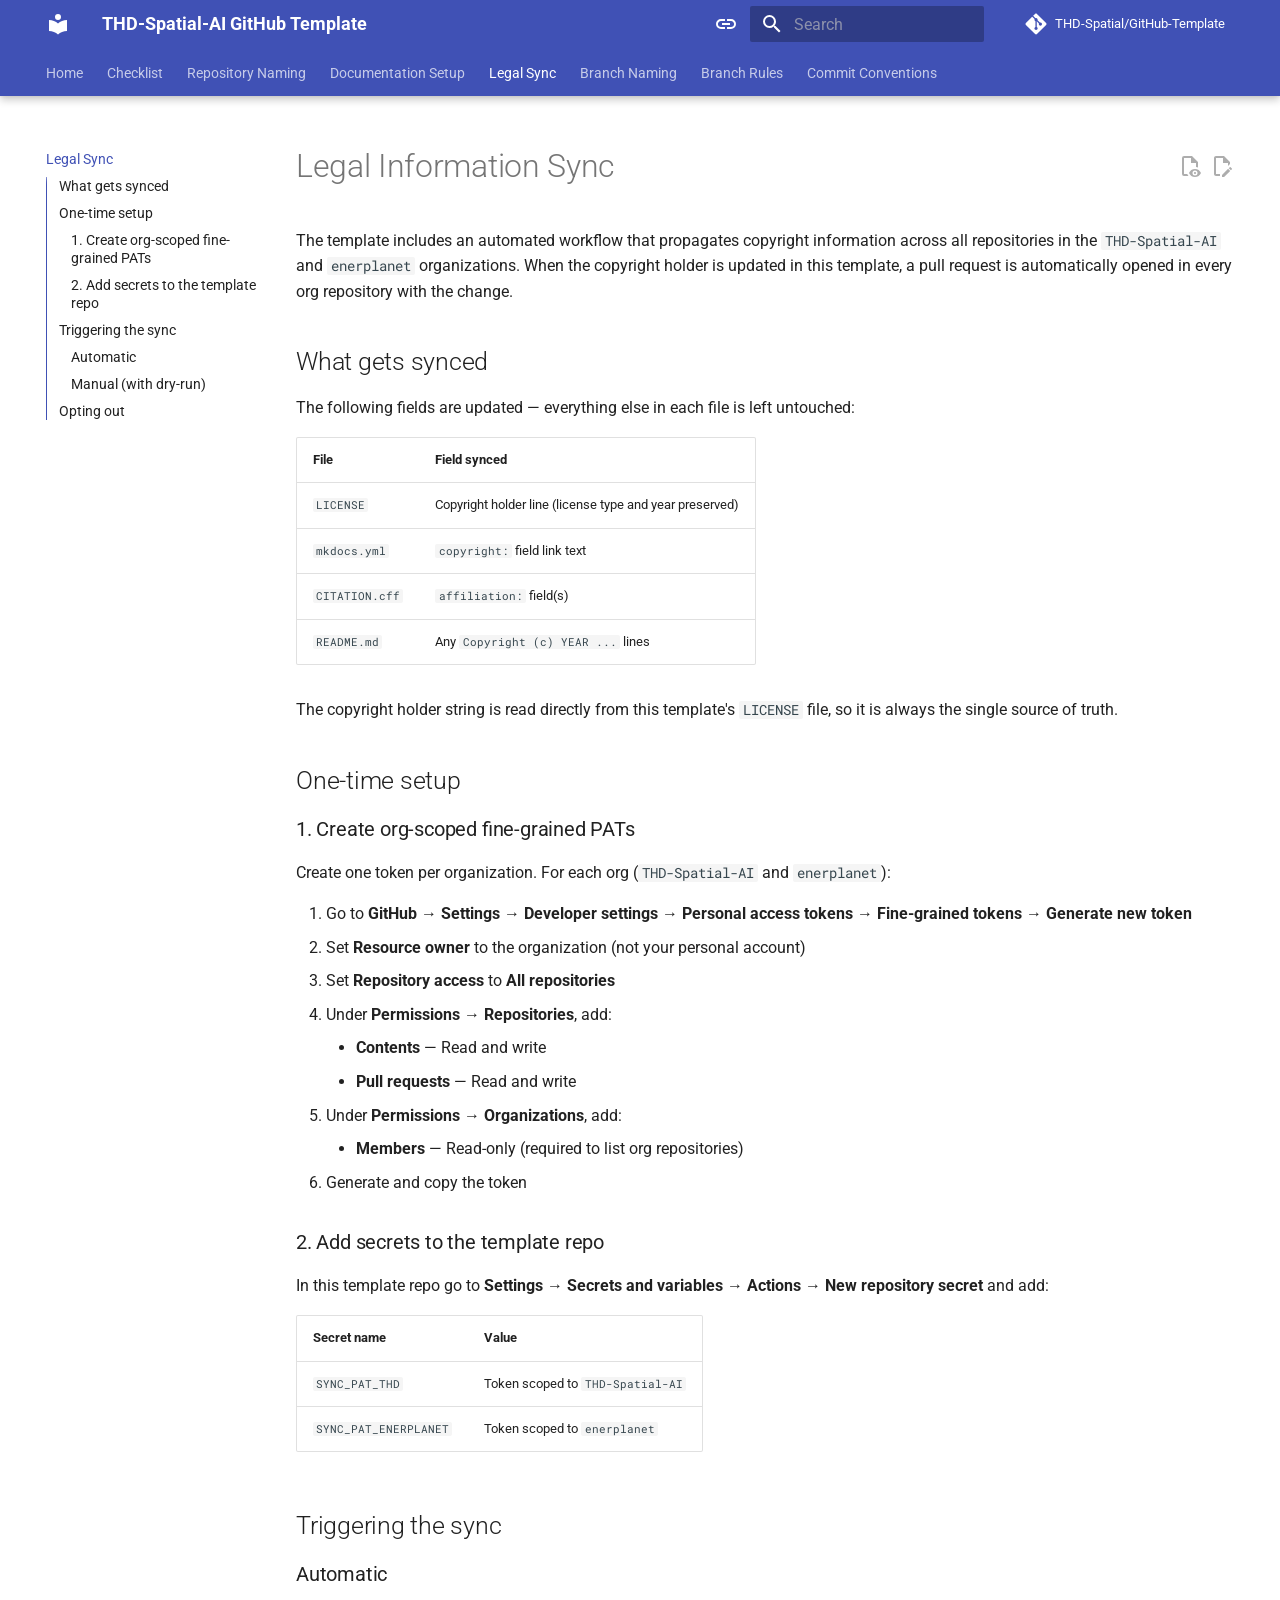
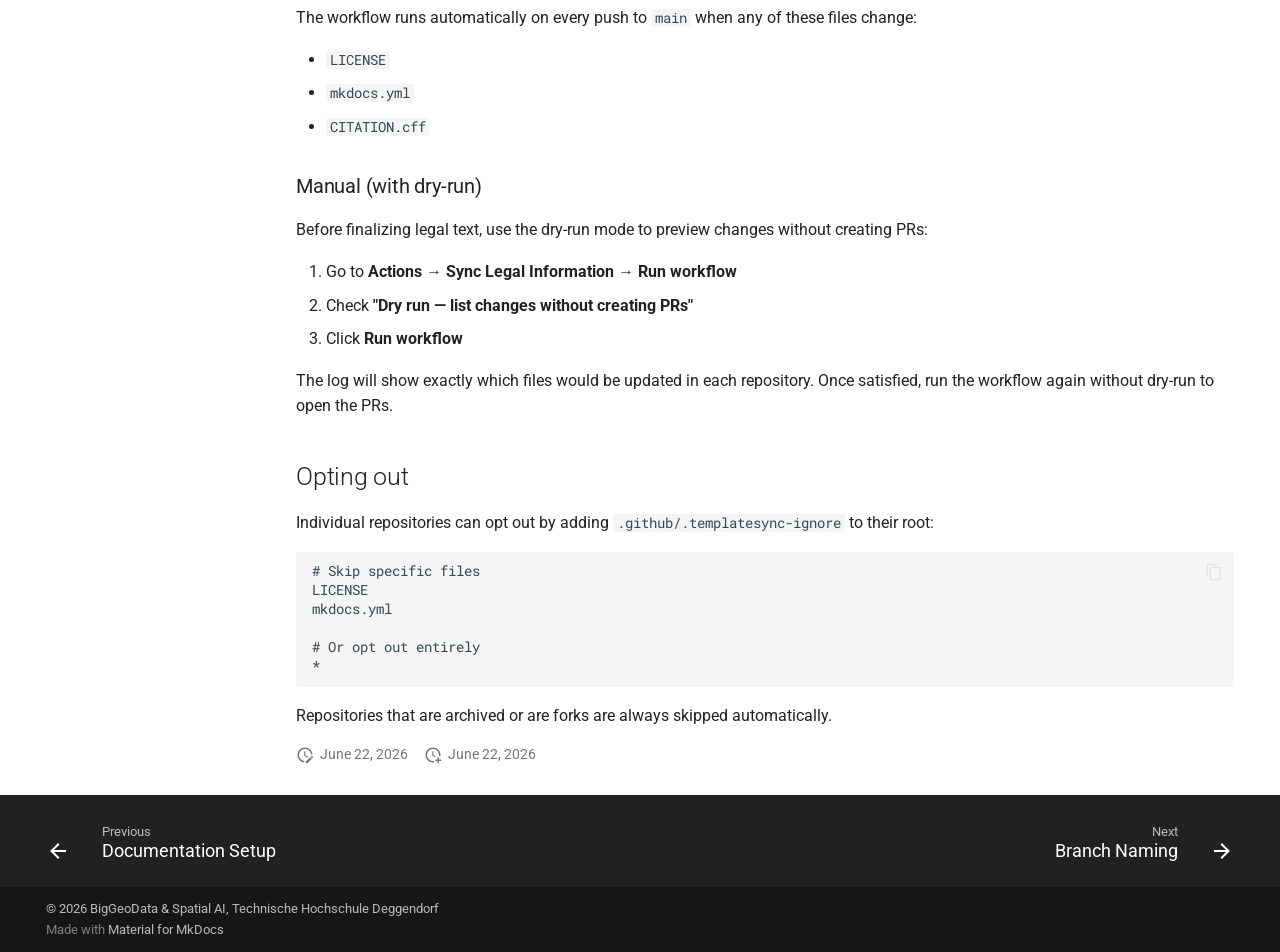
<file: getting-started/legal-sync/index.html>
<!doctype html>
<html lang="en" class="no-js">
  <head>
    
      <meta charset="utf-8">
      <meta name="viewport" content="width=device-width,initial-scale=1">
      
        <meta name="description" content="Template repository for open source projects in the THD-Spatial-AI GitHub organisation">
      
      
        <meta name="author" content="THD-Spatial-AI">
      
      
        <link rel="canonical" href="https://THD-Spatial-AI.github.io/gitHub-template/getting-started/legal-sync/">
      
      
        <link rel="prev" href="../documentation-setup/">
      
      
        <link rel="next" href="../branch-naming/">
      
      
        
      
      
      <link rel="icon" href="../../assets/images/favicon.png">
      <meta name="generator" content="mkdocs-1.6.1, mkdocs-material-9.7.6">
    
    
      
        <title>Legal Sync - THD-Spatial-AI GitHub Template</title>
      
    
    
      <link rel="stylesheet" href="../../assets/stylesheets/main.484c7ddc.min.css">
      
        
        <link rel="stylesheet" href="../../assets/stylesheets/palette.ab4e12ef.min.css">
      
      


    
    
      
    
    
      
        
        
        <link rel="preconnect" href="https://fonts.gstatic.com" crossorigin>
        <link rel="stylesheet" href="https://fonts.googleapis.com/css?family=Roboto:300,300i,400,400i,700,700i%7CRoboto+Mono:400,400i,700,700i&display=fallback">
        <style>:root{--md-text-font:"Roboto";--md-code-font:"Roboto Mono"}</style>
      
    
    
    <script>__md_scope=new URL("../..",location),__md_hash=e=>[...e].reduce(((e,_)=>(e<<5)-e+_.charCodeAt(0)),0),__md_get=(e,_=localStorage,t=__md_scope)=>JSON.parse(_.getItem(t.pathname+"."+e)),__md_set=(e,_,t=localStorage,a=__md_scope)=>{try{t.setItem(a.pathname+"."+e,JSON.stringify(_))}catch(e){}}</script>
    
      

    
    
  </head>
  
  
    
    
      
    
    
    
    
    <body dir="ltr" data-md-color-scheme="default" data-md-color-primary="indigo" data-md-color-accent="indigo">
  
    
    <input class="md-toggle" data-md-toggle="drawer" type="checkbox" id="__drawer" autocomplete="off">
    <input class="md-toggle" data-md-toggle="search" type="checkbox" id="__search" autocomplete="off">
    <label class="md-overlay" for="__drawer"></label>
    <div data-md-component="skip">
      
        
        <a href="#legal-information-sync" class="md-skip">
          Skip to content
        </a>
      
    </div>
    <div data-md-component="announce">
      
    </div>
    
    
      

  

<header class="md-header md-header--shadow md-header--lifted" data-md-component="header">
  <nav class="md-header__inner md-grid" aria-label="Header">
    <a href="../.." title="THD-Spatial-AI GitHub Template" class="md-header__button md-logo" aria-label="THD-Spatial-AI GitHub Template" data-md-component="logo">
      
  
  <svg xmlns="http://www.w3.org/2000/svg" viewBox="0 0 24 24"><path d="M12 8a3 3 0 0 0 3-3 3 3 0 0 0-3-3 3 3 0 0 0-3 3 3 3 0 0 0 3 3m0 3.54C9.64 9.35 6.5 8 3 8v11c3.5 0 6.64 1.35 9 3.54 2.36-2.19 5.5-3.54 9-3.54V8c-3.5 0-6.64 1.35-9 3.54"/></svg>

    </a>
    <label class="md-header__button md-icon" for="__drawer">
      
      <svg xmlns="http://www.w3.org/2000/svg" viewBox="0 0 24 24"><path d="M3 6h18v2H3zm0 5h18v2H3zm0 5h18v2H3z"/></svg>
    </label>
    <div class="md-header__title" data-md-component="header-title">
      <div class="md-header__ellipsis">
        <div class="md-header__topic">
          <span class="md-ellipsis">
            THD-Spatial-AI GitHub Template
          </span>
        </div>
        <div class="md-header__topic" data-md-component="header-topic">
          <span class="md-ellipsis">
            
              Legal Sync
            
          </span>
        </div>
      </div>
    </div>
    
      
        <form class="md-header__option" data-md-component="palette">
  
    
    
    
    <input class="md-option" data-md-color-media="(prefers-color-scheme)" data-md-color-scheme="default" data-md-color-primary="indigo" data-md-color-accent="indigo"  aria-label="Switch to light mode"  type="radio" name="__palette" id="__palette_0">
    
      <label class="md-header__button md-icon" title="Switch to light mode" for="__palette_1" hidden>
        <svg xmlns="http://www.w3.org/2000/svg" viewBox="0 0 24 24"><path d="M3.9 12c0-1.71 1.39-3.1 3.1-3.1h4V7H7a5 5 0 0 0-5 5 5 5 0 0 0 5 5h4v-1.9H7c-1.71 0-3.1-1.39-3.1-3.1M8 13h8v-2H8zm9-6h-4v1.9h4c1.71 0 3.1 1.39 3.1 3.1s-1.39 3.1-3.1 3.1h-4V17h4a5 5 0 0 0 5-5 5 5 0 0 0-5-5"/></svg>
      </label>
    
  
    
    
    
    <input class="md-option" data-md-color-media="(prefers-color-scheme: light)" data-md-color-scheme="default" data-md-color-primary="indigo" data-md-color-accent="indigo"  aria-label="Switch to dark mode"  type="radio" name="__palette" id="__palette_1">
    
      <label class="md-header__button md-icon" title="Switch to dark mode" for="__palette_2" hidden>
        <svg xmlns="http://www.w3.org/2000/svg" viewBox="0 0 24 24"><path d="M17 7H7a5 5 0 0 0-5 5 5 5 0 0 0 5 5h10a5 5 0 0 0 5-5 5 5 0 0 0-5-5m0 8a3 3 0 0 1-3-3 3 3 0 0 1 3-3 3 3 0 0 1 3 3 3 3 0 0 1-3 3"/></svg>
      </label>
    
  
    
    
    
    <input class="md-option" data-md-color-media="(prefers-color-scheme: dark)" data-md-color-scheme="slate" data-md-color-primary="black" data-md-color-accent="indigo"  aria-label="Switch to system preference"  type="radio" name="__palette" id="__palette_2">
    
      <label class="md-header__button md-icon" title="Switch to system preference" for="__palette_0" hidden>
        <svg xmlns="http://www.w3.org/2000/svg" viewBox="0 0 24 24"><path d="M17 7H7a5 5 0 0 0-5 5 5 5 0 0 0 5 5h10a5 5 0 0 0 5-5 5 5 0 0 0-5-5M7 15a3 3 0 0 1-3-3 3 3 0 0 1 3-3 3 3 0 0 1 3 3 3 3 0 0 1-3 3"/></svg>
      </label>
    
  
</form>
      
    
    
      <script>var palette=__md_get("__palette");if(palette&&palette.color){if("(prefers-color-scheme)"===palette.color.media){var media=matchMedia("(prefers-color-scheme: light)"),input=document.querySelector(media.matches?"[data-md-color-media='(prefers-color-scheme: light)']":"[data-md-color-media='(prefers-color-scheme: dark)']");palette.color.media=input.getAttribute("data-md-color-media"),palette.color.scheme=input.getAttribute("data-md-color-scheme"),palette.color.primary=input.getAttribute("data-md-color-primary"),palette.color.accent=input.getAttribute("data-md-color-accent")}for(var[key,value]of Object.entries(palette.color))document.body.setAttribute("data-md-color-"+key,value)}</script>
    
    
    
      
      
        <label class="md-header__button md-icon" for="__search">
          
          <svg xmlns="http://www.w3.org/2000/svg" viewBox="0 0 24 24"><path d="M9.5 3A6.5 6.5 0 0 1 16 9.5c0 1.61-.59 3.09-1.56 4.23l.27.27h.79l5 5-1.5 1.5-5-5v-.79l-.27-.27A6.52 6.52 0 0 1 9.5 16 6.5 6.5 0 0 1 3 9.5 6.5 6.5 0 0 1 9.5 3m0 2C7 5 5 7 5 9.5S7 14 9.5 14 14 12 14 9.5 12 5 9.5 5"/></svg>
        </label>
        <div class="md-search" data-md-component="search" role="dialog">
  <label class="md-search__overlay" for="__search"></label>
  <div class="md-search__inner" role="search">
    <form class="md-search__form" name="search">
      <input type="text" class="md-search__input" name="query" aria-label="Search" placeholder="Search" autocapitalize="off" autocorrect="off" autocomplete="off" spellcheck="false" data-md-component="search-query" required>
      <label class="md-search__icon md-icon" for="__search">
        
        <svg xmlns="http://www.w3.org/2000/svg" viewBox="0 0 24 24"><path d="M9.5 3A6.5 6.5 0 0 1 16 9.5c0 1.61-.59 3.09-1.56 4.23l.27.27h.79l5 5-1.5 1.5-5-5v-.79l-.27-.27A6.52 6.52 0 0 1 9.5 16 6.5 6.5 0 0 1 3 9.5 6.5 6.5 0 0 1 9.5 3m0 2C7 5 5 7 5 9.5S7 14 9.5 14 14 12 14 9.5 12 5 9.5 5"/></svg>
        
        <svg xmlns="http://www.w3.org/2000/svg" viewBox="0 0 24 24"><path d="M20 11v2H8l5.5 5.5-1.42 1.42L4.16 12l7.92-7.92L13.5 5.5 8 11z"/></svg>
      </label>
      <nav class="md-search__options" aria-label="Search">
        
          <a href="javascript:void(0)" class="md-search__icon md-icon" title="Share" aria-label="Share" data-clipboard data-clipboard-text="" data-md-component="search-share" tabindex="-1">
            
            <svg xmlns="http://www.w3.org/2000/svg" viewBox="0 0 24 24"><path d="M18 16.08c-.76 0-1.44.3-1.96.77L8.91 12.7c.05-.23.09-.46.09-.7s-.04-.47-.09-.7l7.05-4.11c.54.5 1.25.81 2.04.81a3 3 0 0 0 3-3 3 3 0 0 0-3-3 3 3 0 0 0-3 3c0 .24.04.47.09.7L8.04 9.81C7.5 9.31 6.79 9 6 9a3 3 0 0 0-3 3 3 3 0 0 0 3 3c.79 0 1.5-.31 2.04-.81l7.12 4.15c-.05.21-.08.43-.08.66 0 1.61 1.31 2.91 2.92 2.91s2.92-1.3 2.92-2.91A2.92 2.92 0 0 0 18 16.08"/></svg>
          </a>
        
        <button type="reset" class="md-search__icon md-icon" title="Clear" aria-label="Clear" tabindex="-1">
          
          <svg xmlns="http://www.w3.org/2000/svg" viewBox="0 0 24 24"><path d="M19 6.41 17.59 5 12 10.59 6.41 5 5 6.41 10.59 12 5 17.59 6.41 19 12 13.41 17.59 19 19 17.59 13.41 12z"/></svg>
        </button>
      </nav>
      
        <div class="md-search__suggest" data-md-component="search-suggest"></div>
      
    </form>
    <div class="md-search__output">
      <div class="md-search__scrollwrap" tabindex="0" data-md-scrollfix>
        <div class="md-search-result" data-md-component="search-result">
          <div class="md-search-result__meta">
            Initializing search
          </div>
          <ol class="md-search-result__list" role="presentation"></ol>
        </div>
      </div>
    </div>
  </div>
</div>
      
    
    
      <div class="md-header__source">
        <a href="https://github.com/THD-Spatial-AI/gitHub-template" title="Go to repository" class="md-source" data-md-component="source">
  <div class="md-source__icon md-icon">
    
    <svg xmlns="http://www.w3.org/2000/svg" viewBox="0 0 448 512"><!--! Font Awesome Free 7.1.0 by @fontawesome - https://fontawesome.com License - https://fontawesome.com/license/free (Icons: CC BY 4.0, Fonts: SIL OFL 1.1, Code: MIT License) Copyright 2025 Fonticons, Inc.--><path d="M439.6 236.1 244 40.5c-5.4-5.5-12.8-8.5-20.4-8.5s-15 3-20.4 8.4L162.5 81l51.5 51.5c27.1-9.1 52.7 16.8 43.4 43.7l49.7 49.7c34.2-11.8 61.2 31 35.5 56.7-26.5 26.5-70.2-2.9-56-37.3L240.3 199v121.9c25.3 12.5 22.3 41.8 9.1 55-6.4 6.4-15.2 10.1-24.3 10.1s-17.8-3.6-24.3-10.1c-17.6-17.6-11.1-46.9 11.2-56v-123c-20.8-8.5-24.6-30.7-18.6-45L142.6 101 8.5 235.1C3 240.6 0 247.9 0 255.5s3 15 8.5 20.4l195.6 195.7c5.4 5.4 12.7 8.4 20.4 8.4s15-3 20.4-8.4l194.7-194.7c5.4-5.4 8.4-12.8 8.4-20.4s-3-15-8.4-20.4"/></svg>
  </div>
  <div class="md-source__repository">
    THD-Spatial/GitHub-Template
  </div>
</a>
      </div>
    
  </nav>
  
    
      
<nav class="md-tabs" aria-label="Tabs" data-md-component="tabs">
  <div class="md-grid">
    <ul class="md-tabs__list">
      
        
  
  
  
  
    <li class="md-tabs__item">
      <a href="../.." class="md-tabs__link">
        
  
  
    
  
  Home

      </a>
    </li>
  

      
        
  
  
  
  
    <li class="md-tabs__item">
      <a href="../open-source-checklist/" class="md-tabs__link">
        
  
  
    
  
  Checklist

      </a>
    </li>
  

      
        
  
  
  
  
    <li class="md-tabs__item">
      <a href="../repository-naming/" class="md-tabs__link">
        
  
  
    
  
  Repository Naming

      </a>
    </li>
  

      
        
  
  
  
  
    <li class="md-tabs__item">
      <a href="../documentation-setup/" class="md-tabs__link">
        
  
  
    
  
  Documentation Setup

      </a>
    </li>
  

      
        
  
  
  
    
  
  
    <li class="md-tabs__item md-tabs__item--active">
      <a href="./" class="md-tabs__link">
        
  
  
    
  
  Legal Sync

      </a>
    </li>
  

      
        
  
  
  
  
    <li class="md-tabs__item">
      <a href="../branch-naming/" class="md-tabs__link">
        
  
  
    
  
  Branch Naming

      </a>
    </li>
  

      
        
  
  
  
  
    <li class="md-tabs__item">
      <a href="../branch-rules/" class="md-tabs__link">
        
  
  
    
  
  Branch Rules

      </a>
    </li>
  

      
        
  
  
  
  
    <li class="md-tabs__item">
      <a href="../commit-conventions/" class="md-tabs__link">
        
  
  
    
  
  Commit Conventions

      </a>
    </li>
  

      
    </ul>
  </div>
</nav>
    
  
</header>
    
    <div class="md-container" data-md-component="container">
      
      
        
      
      <main class="md-main" data-md-component="main">
        <div class="md-main__inner md-grid">
          
            
              
              <div class="md-sidebar md-sidebar--primary" data-md-component="sidebar" data-md-type="navigation" >
                <div class="md-sidebar__scrollwrap">
                  <div class="md-sidebar__inner">
                    


  


  

<nav class="md-nav md-nav--primary md-nav--lifted md-nav--integrated" aria-label="Navigation" data-md-level="0">
  <label class="md-nav__title" for="__drawer">
    <a href="../.." title="THD-Spatial-AI GitHub Template" class="md-nav__button md-logo" aria-label="THD-Spatial-AI GitHub Template" data-md-component="logo">
      
  
  <svg xmlns="http://www.w3.org/2000/svg" viewBox="0 0 24 24"><path d="M12 8a3 3 0 0 0 3-3 3 3 0 0 0-3-3 3 3 0 0 0-3 3 3 3 0 0 0 3 3m0 3.54C9.64 9.35 6.5 8 3 8v11c3.5 0 6.64 1.35 9 3.54 2.36-2.19 5.5-3.54 9-3.54V8c-3.5 0-6.64 1.35-9 3.54"/></svg>

    </a>
    THD-Spatial-AI GitHub Template
  </label>
  
    <div class="md-nav__source">
      <a href="https://github.com/THD-Spatial-AI/gitHub-template" title="Go to repository" class="md-source" data-md-component="source">
  <div class="md-source__icon md-icon">
    
    <svg xmlns="http://www.w3.org/2000/svg" viewBox="0 0 448 512"><!--! Font Awesome Free 7.1.0 by @fontawesome - https://fontawesome.com License - https://fontawesome.com/license/free (Icons: CC BY 4.0, Fonts: SIL OFL 1.1, Code: MIT License) Copyright 2025 Fonticons, Inc.--><path d="M439.6 236.1 244 40.5c-5.4-5.5-12.8-8.5-20.4-8.5s-15 3-20.4 8.4L162.5 81l51.5 51.5c27.1-9.1 52.7 16.8 43.4 43.7l49.7 49.7c34.2-11.8 61.2 31 35.5 56.7-26.5 26.5-70.2-2.9-56-37.3L240.3 199v121.9c25.3 12.5 22.3 41.8 9.1 55-6.4 6.4-15.2 10.1-24.3 10.1s-17.8-3.6-24.3-10.1c-17.6-17.6-11.1-46.9 11.2-56v-123c-20.8-8.5-24.6-30.7-18.6-45L142.6 101 8.5 235.1C3 240.6 0 247.9 0 255.5s3 15 8.5 20.4l195.6 195.7c5.4 5.4 12.7 8.4 20.4 8.4s15-3 20.4-8.4l194.7-194.7c5.4-5.4 8.4-12.8 8.4-20.4s-3-15-8.4-20.4"/></svg>
  </div>
  <div class="md-source__repository">
    THD-Spatial/GitHub-Template
  </div>
</a>
    </div>
  
  <ul class="md-nav__list" data-md-scrollfix>
    
      
      
  
  
  
  
    <li class="md-nav__item">
      <a href="../.." class="md-nav__link">
        
  
  
  <span class="md-ellipsis">
    
  
    Home
  

    
  </span>
  
  

      </a>
    </li>
  

    
      
      
  
  
  
  
    <li class="md-nav__item">
      <a href="../open-source-checklist/" class="md-nav__link">
        
  
  
  <span class="md-ellipsis">
    
  
    Checklist
  

    
  </span>
  
  

      </a>
    </li>
  

    
      
      
  
  
  
  
    <li class="md-nav__item">
      <a href="../repository-naming/" class="md-nav__link">
        
  
  
  <span class="md-ellipsis">
    
  
    Repository Naming
  

    
  </span>
  
  

      </a>
    </li>
  

    
      
      
  
  
  
  
    <li class="md-nav__item">
      <a href="../documentation-setup/" class="md-nav__link">
        
  
  
  <span class="md-ellipsis">
    
  
    Documentation Setup
  

    
  </span>
  
  

      </a>
    </li>
  

    
      
      
  
  
    
  
  
  
    <li class="md-nav__item md-nav__item--active">
      
      <input class="md-nav__toggle md-toggle" type="checkbox" id="__toc">
      
      
        
      
      
        <label class="md-nav__link md-nav__link--active" for="__toc">
          
  
  
  <span class="md-ellipsis">
    
  
    Legal Sync
  

    
  </span>
  
  

          <span class="md-nav__icon md-icon"></span>
        </label>
      
      <a href="./" class="md-nav__link md-nav__link--active">
        
  
  
  <span class="md-ellipsis">
    
  
    Legal Sync
  

    
  </span>
  
  

      </a>
      
        

<nav class="md-nav md-nav--secondary" aria-label="Table of contents">
  
  
  
    
  
  
    <label class="md-nav__title" for="__toc">
      <span class="md-nav__icon md-icon"></span>
      Table of contents
    </label>
    <ul class="md-nav__list" data-md-component="toc" data-md-scrollfix>
      
        <li class="md-nav__item">
  <a href="#what-gets-synced" class="md-nav__link">
    <span class="md-ellipsis">
      
        What gets synced
      
    </span>
  </a>
  
</li>
      
        <li class="md-nav__item">
  <a href="#one-time-setup" class="md-nav__link">
    <span class="md-ellipsis">
      
        One-time setup
      
    </span>
  </a>
  
    <nav class="md-nav" aria-label="One-time setup">
      <ul class="md-nav__list">
        
          <li class="md-nav__item">
  <a href="#1-create-org-scoped-fine-grained-pats" class="md-nav__link">
    <span class="md-ellipsis">
      
        1. Create org-scoped fine-grained PATs
      
    </span>
  </a>
  
</li>
        
          <li class="md-nav__item">
  <a href="#2-add-secrets-to-the-template-repo" class="md-nav__link">
    <span class="md-ellipsis">
      
        2. Add secrets to the template repo
      
    </span>
  </a>
  
</li>
        
      </ul>
    </nav>
  
</li>
      
        <li class="md-nav__item">
  <a href="#triggering-the-sync" class="md-nav__link">
    <span class="md-ellipsis">
      
        Triggering the sync
      
    </span>
  </a>
  
    <nav class="md-nav" aria-label="Triggering the sync">
      <ul class="md-nav__list">
        
          <li class="md-nav__item">
  <a href="#automatic" class="md-nav__link">
    <span class="md-ellipsis">
      
        Automatic
      
    </span>
  </a>
  
</li>
        
          <li class="md-nav__item">
  <a href="#manual-with-dry-run" class="md-nav__link">
    <span class="md-ellipsis">
      
        Manual (with dry-run)
      
    </span>
  </a>
  
</li>
        
      </ul>
    </nav>
  
</li>
      
        <li class="md-nav__item">
  <a href="#opting-out" class="md-nav__link">
    <span class="md-ellipsis">
      
        Opting out
      
    </span>
  </a>
  
</li>
      
    </ul>
  
</nav>
      
    </li>
  

    
      
      
  
  
  
  
    <li class="md-nav__item">
      <a href="../branch-naming/" class="md-nav__link">
        
  
  
  <span class="md-ellipsis">
    
  
    Branch Naming
  

    
  </span>
  
  

      </a>
    </li>
  

    
      
      
  
  
  
  
    <li class="md-nav__item">
      <a href="../branch-rules/" class="md-nav__link">
        
  
  
  <span class="md-ellipsis">
    
  
    Branch Rules
  

    
  </span>
  
  

      </a>
    </li>
  

    
      
      
  
  
  
  
    <li class="md-nav__item">
      <a href="../commit-conventions/" class="md-nav__link">
        
  
  
  <span class="md-ellipsis">
    
  
    Commit Conventions
  

    
  </span>
  
  

      </a>
    </li>
  

    
  </ul>
</nav>
                  </div>
                </div>
              </div>
            
            
          
          
            <div class="md-content" data-md-component="content">
              
                



  


              
              <article class="md-content__inner md-typeset">
                
                  


  
    <a href="https://github.com/THD-Spatial-AI/gitHub-template/edit/main/docs/getting-started/legal-sync.md" title="Edit this page" class="md-content__button md-icon" rel="edit">
      
      <svg xmlns="http://www.w3.org/2000/svg" viewBox="0 0 24 24"><path d="M10 20H6V4h7v5h5v3.1l2-2V8l-6-6H6c-1.1 0-2 .9-2 2v16c0 1.1.9 2 2 2h4zm10.2-7c.1 0 .3.1.4.2l1.3 1.3c.2.2.2.6 0 .8l-1 1-2.1-2.1 1-1c.1-.1.2-.2.4-.2m0 3.9L14.1 23H12v-2.1l6.1-6.1z"/></svg>
    </a>
  
  
    
      
    
    <a href="https://github.com/THD-Spatial-AI/gitHub-template/raw/main/docs/getting-started/legal-sync.md" title="View source of this page" class="md-content__button md-icon">
      
      <svg xmlns="http://www.w3.org/2000/svg" viewBox="0 0 24 24"><path d="M17 18c.56 0 1 .44 1 1s-.44 1-1 1-1-.44-1-1 .44-1 1-1m0-3c-2.73 0-5.06 1.66-6 4 .94 2.34 3.27 4 6 4s5.06-1.66 6-4c-.94-2.34-3.27-4-6-4m0 6.5a2.5 2.5 0 0 1-2.5-2.5 2.5 2.5 0 0 1 2.5-2.5 2.5 2.5 0 0 1 2.5 2.5 2.5 2.5 0 0 1-2.5 2.5M9.27 20H6V4h7v5h5v4.07c.7.08 1.36.25 2 .49V8l-6-6H6a2 2 0 0 0-2 2v16a2 2 0 0 0 2 2h4.5a8.2 8.2 0 0 1-1.23-2"/></svg>
    </a>
  


<h1 id="legal-information-sync">Legal Information Sync<a class="headerlink" href="#legal-information-sync" title="Permanent link">&para;</a></h1>
<p>The template includes an automated workflow that propagates copyright information across all repositories in the <code>THD-Spatial-AI</code> and <code>enerplanet</code> organizations. When the copyright holder is updated in this template, a pull request is automatically opened in every org repository with the change.</p>
<h2 id="what-gets-synced">What gets synced<a class="headerlink" href="#what-gets-synced" title="Permanent link">&para;</a></h2>
<p>The following fields are updated — everything else in each file is left untouched:</p>
<table>
<thead>
<tr>
<th>File</th>
<th>Field synced</th>
</tr>
</thead>
<tbody>
<tr>
<td><code>LICENSE</code></td>
<td>Copyright holder line (license type and year preserved)</td>
</tr>
<tr>
<td><code>mkdocs.yml</code></td>
<td><code>copyright:</code> field link text</td>
</tr>
<tr>
<td><code>CITATION.cff</code></td>
<td><code>affiliation:</code> field(s)</td>
</tr>
<tr>
<td><code>README.md</code></td>
<td>Any <code>Copyright (c) YEAR ...</code> lines</td>
</tr>
</tbody>
</table>
<p>The copyright holder string is read directly from this template's <code>LICENSE</code> file, so it is always the single source of truth.</p>
<h2 id="one-time-setup">One-time setup<a class="headerlink" href="#one-time-setup" title="Permanent link">&para;</a></h2>
<h3 id="1-create-org-scoped-fine-grained-pats">1. Create org-scoped fine-grained PATs<a class="headerlink" href="#1-create-org-scoped-fine-grained-pats" title="Permanent link">&para;</a></h3>
<p>Create one token per organization. For each org (<code>THD-Spatial-AI</code> and <code>enerplanet</code>):</p>
<ol>
<li>Go to <strong>GitHub → Settings → Developer settings → Personal access tokens → Fine-grained tokens → Generate new token</strong></li>
<li>Set <strong>Resource owner</strong> to the organization (not your personal account)</li>
<li>Set <strong>Repository access</strong> to <strong>All repositories</strong></li>
<li>Under <strong>Permissions → Repositories</strong>, add:<ul>
<li><strong>Contents</strong> — Read and write</li>
<li><strong>Pull requests</strong> — Read and write</li>
</ul>
</li>
<li>Under <strong>Permissions → Organizations</strong>, add:<ul>
<li><strong>Members</strong> — Read-only (required to list org repositories)</li>
</ul>
</li>
<li>Generate and copy the token</li>
</ol>
<h3 id="2-add-secrets-to-the-template-repo">2. Add secrets to the template repo<a class="headerlink" href="#2-add-secrets-to-the-template-repo" title="Permanent link">&para;</a></h3>
<p>In this template repo go to <strong>Settings → Secrets and variables → Actions → New repository secret</strong> and add:</p>
<table>
<thead>
<tr>
<th>Secret name</th>
<th>Value</th>
</tr>
</thead>
<tbody>
<tr>
<td><code>SYNC_PAT_THD</code></td>
<td>Token scoped to <code>THD-Spatial-AI</code></td>
</tr>
<tr>
<td><code>SYNC_PAT_ENERPLANET</code></td>
<td>Token scoped to <code>enerplanet</code></td>
</tr>
</tbody>
</table>
<h2 id="triggering-the-sync">Triggering the sync<a class="headerlink" href="#triggering-the-sync" title="Permanent link">&para;</a></h2>
<h3 id="automatic">Automatic<a class="headerlink" href="#automatic" title="Permanent link">&para;</a></h3>
<p>The workflow runs automatically on every push to <code>main</code> when any of these files change:</p>
<ul>
<li><code>LICENSE</code></li>
<li><code>mkdocs.yml</code></li>
<li><code>CITATION.cff</code></li>
</ul>
<h3 id="manual-with-dry-run">Manual (with dry-run)<a class="headerlink" href="#manual-with-dry-run" title="Permanent link">&para;</a></h3>
<p>Before finalizing legal text, use the dry-run mode to preview changes without creating PRs:</p>
<ol>
<li>Go to <strong>Actions → Sync Legal Information → Run workflow</strong></li>
<li>Check <strong>"Dry run — list changes without creating PRs"</strong></li>
<li>Click <strong>Run workflow</strong></li>
</ol>
<p>The log will show exactly which files would be updated in each repository. Once satisfied, run the workflow again without dry-run to open the PRs.</p>
<h2 id="opting-out">Opting out<a class="headerlink" href="#opting-out" title="Permanent link">&para;</a></h2>
<p>Individual repositories can opt out by adding <code>.github/.templatesync-ignore</code> to their root:</p>
<div class="language-text highlight"><pre><span></span><code><span id="__span-0-1"><a id="__codelineno-0-1" name="__codelineno-0-1" href="#__codelineno-0-1"></a># Skip specific files
</span><span id="__span-0-2"><a id="__codelineno-0-2" name="__codelineno-0-2" href="#__codelineno-0-2"></a>LICENSE
</span><span id="__span-0-3"><a id="__codelineno-0-3" name="__codelineno-0-3" href="#__codelineno-0-3"></a>mkdocs.yml
</span><span id="__span-0-4"><a id="__codelineno-0-4" name="__codelineno-0-4" href="#__codelineno-0-4"></a>
</span><span id="__span-0-5"><a id="__codelineno-0-5" name="__codelineno-0-5" href="#__codelineno-0-5"></a># Or opt out entirely
</span><span id="__span-0-6"><a id="__codelineno-0-6" name="__codelineno-0-6" href="#__codelineno-0-6"></a>*
</span></code></pre></div>
<p>Repositories that are archived or are forks are always skipped automatically.</p>







  
    
  
  
    
  


  <aside class="md-source-file">
    
      
  <span class="md-source-file__fact">
    <span class="md-icon" title="Last update">
      <svg xmlns="http://www.w3.org/2000/svg" viewBox="0 0 24 24"><path d="M21 13.1c-.1 0-.3.1-.4.2l-1 1 2.1 2.1 1-1c.2-.2.2-.6 0-.8l-1.3-1.3c-.1-.1-.2-.2-.4-.2m-1.9 1.8-6.1 6V23h2.1l6.1-6.1zM12.5 7v5.2l4 2.4-1 1L11 13V7zM11 21.9c-5.1-.5-9-4.8-9-9.9C2 6.5 6.5 2 12 2c5.3 0 9.6 4.1 10 9.3-.3-.1-.6-.2-1-.2s-.7.1-1 .2C19.6 7.2 16.2 4 12 4c-4.4 0-8 3.6-8 8 0 4.1 3.1 7.5 7.1 7.9l-.1.2z"/></svg>
    </span>
    <span class="git-revision-date-localized-plugin git-revision-date-localized-plugin-date" title="June 22, 2026 08:58:50 UTC">June 22, 2026</span>
  </span>

    
    
      
  <span class="md-source-file__fact">
    <span class="md-icon" title="Created">
      <svg xmlns="http://www.w3.org/2000/svg" viewBox="0 0 24 24"><path d="M14.47 15.08 11 13V7h1.5v5.25l3.08 1.83c-.41.28-.79.62-1.11 1m-1.39 4.84c-.36.05-.71.08-1.08.08-4.42 0-8-3.58-8-8s3.58-8 8-8 8 3.58 8 8c0 .37-.03.72-.08 1.08.69.1 1.33.32 1.92.64.1-.56.16-1.13.16-1.72 0-5.5-4.5-10-10-10S2 6.5 2 12s4.47 10 10 10c.59 0 1.16-.06 1.72-.16-.32-.59-.54-1.23-.64-1.92M18 15v3h-3v2h3v3h2v-3h3v-2h-3v-3z"/></svg>
    </span>
    <span class="git-revision-date-localized-plugin git-revision-date-localized-plugin-date" title="June 22, 2026 08:58:50 UTC">June 22, 2026</span>
  </span>

    
    
    
  </aside>





                
              </article>
            </div>
          
          
<script>var target=document.getElementById(location.hash.slice(1));target&&target.name&&(target.checked=target.name.startsWith("__tabbed_"))</script>
        </div>
        
          <button type="button" class="md-top md-icon" data-md-component="top" hidden>
  
  <svg xmlns="http://www.w3.org/2000/svg" viewBox="0 0 24 24"><path d="M13 20h-2V8l-5.5 5.5-1.42-1.42L12 4.16l7.92 7.92-1.42 1.42L13 8z"/></svg>
  Back to top
</button>
        
      </main>
      
        <footer class="md-footer">
  
    
      
      <nav class="md-footer__inner md-grid" aria-label="Footer" >
        
          
          <a href="../documentation-setup/" class="md-footer__link md-footer__link--prev" aria-label="Previous: Documentation Setup">
            <div class="md-footer__button md-icon">
              
              <svg xmlns="http://www.w3.org/2000/svg" viewBox="0 0 24 24"><path d="M20 11v2H8l5.5 5.5-1.42 1.42L4.16 12l7.92-7.92L13.5 5.5 8 11z"/></svg>
            </div>
            <div class="md-footer__title">
              <span class="md-footer__direction">
                Previous
              </span>
              <div class="md-ellipsis">
                Documentation Setup
              </div>
            </div>
          </a>
        
        
          
          <a href="../branch-naming/" class="md-footer__link md-footer__link--next" aria-label="Next: Branch Naming">
            <div class="md-footer__title">
              <span class="md-footer__direction">
                Next
              </span>
              <div class="md-ellipsis">
                Branch Naming
              </div>
            </div>
            <div class="md-footer__button md-icon">
              
              <svg xmlns="http://www.w3.org/2000/svg" viewBox="0 0 24 24"><path d="M4 11v2h12l-5.5 5.5 1.42 1.42L19.84 12l-7.92-7.92L10.5 5.5 16 11z"/></svg>
            </div>
          </a>
        
      </nav>
    
  
  <div class="md-footer-meta md-typeset">
    <div class="md-footer-meta__inner md-grid">
      <div class="md-copyright">
  
    <div class="md-copyright__highlight">
      &copy; 2026 <a href="https://github.com/THD-Spatial-AI"  target="_blank" rel="noopener">BigGeoData & Spatial AI, Technische Hochschule Deggendorf</a>

    </div>
  
  
    Made with
    <a href="https://squidfunk.github.io/mkdocs-material/" target="_blank" rel="noopener">
      Material for MkDocs
    </a>
  
</div>
      
    </div>
  </div>
</footer>
      
    </div>
    <div class="md-dialog" data-md-component="dialog">
      <div class="md-dialog__inner md-typeset"></div>
    </div>
    
    
    
      
      
      <script id="__config" type="application/json">{"annotate": null, "base": "../..", "features": ["announce.dismiss", "content.action.edit", "content.action.view", "content.code.annotate", "content.code.copy", "content.tooltips", "navigation.expand", "navigation.footer", "navigation.indexes", "navigation.instant", "navigation.prune", "navigation.tabs", "navigation.tabs.sticky", "navigation.top", "navigation.path", "navigation.tracking", "navigation.sections", "search.highlight", "search.share", "search.suggest", "toc.follow", "toc.integrate"], "search": "../../assets/javascripts/workers/search.2c215733.min.js", "tags": null, "translations": {"clipboard.copied": "Copied to clipboard", "clipboard.copy": "Copy to clipboard", "search.result.more.one": "1 more on this page", "search.result.more.other": "# more on this page", "search.result.none": "No matching documents", "search.result.one": "1 matching document", "search.result.other": "# matching documents", "search.result.placeholder": "Type to start searching", "search.result.term.missing": "Missing", "select.version": "Select version"}, "version": null}</script>
    
    
      <script src="../../assets/javascripts/bundle.79ae519e.min.js"></script>
      
    
  </body>
</html>
</file>
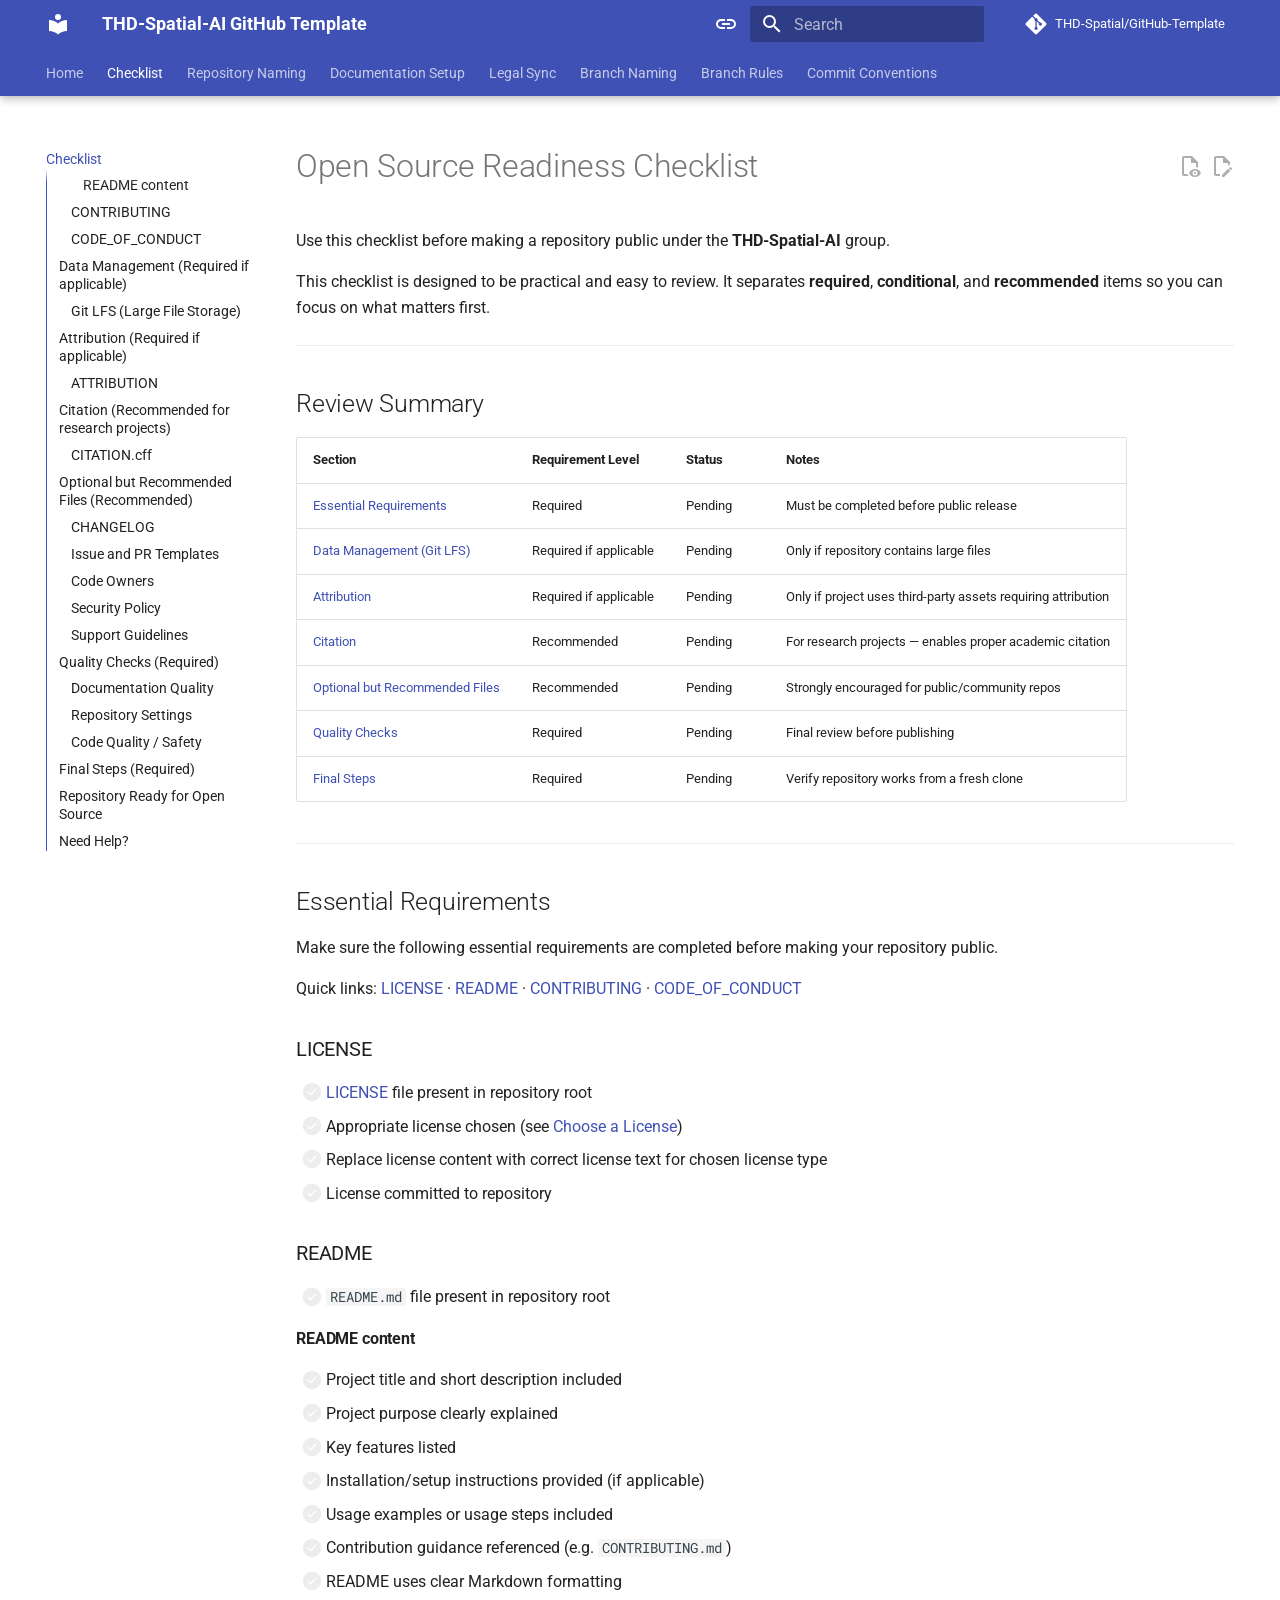
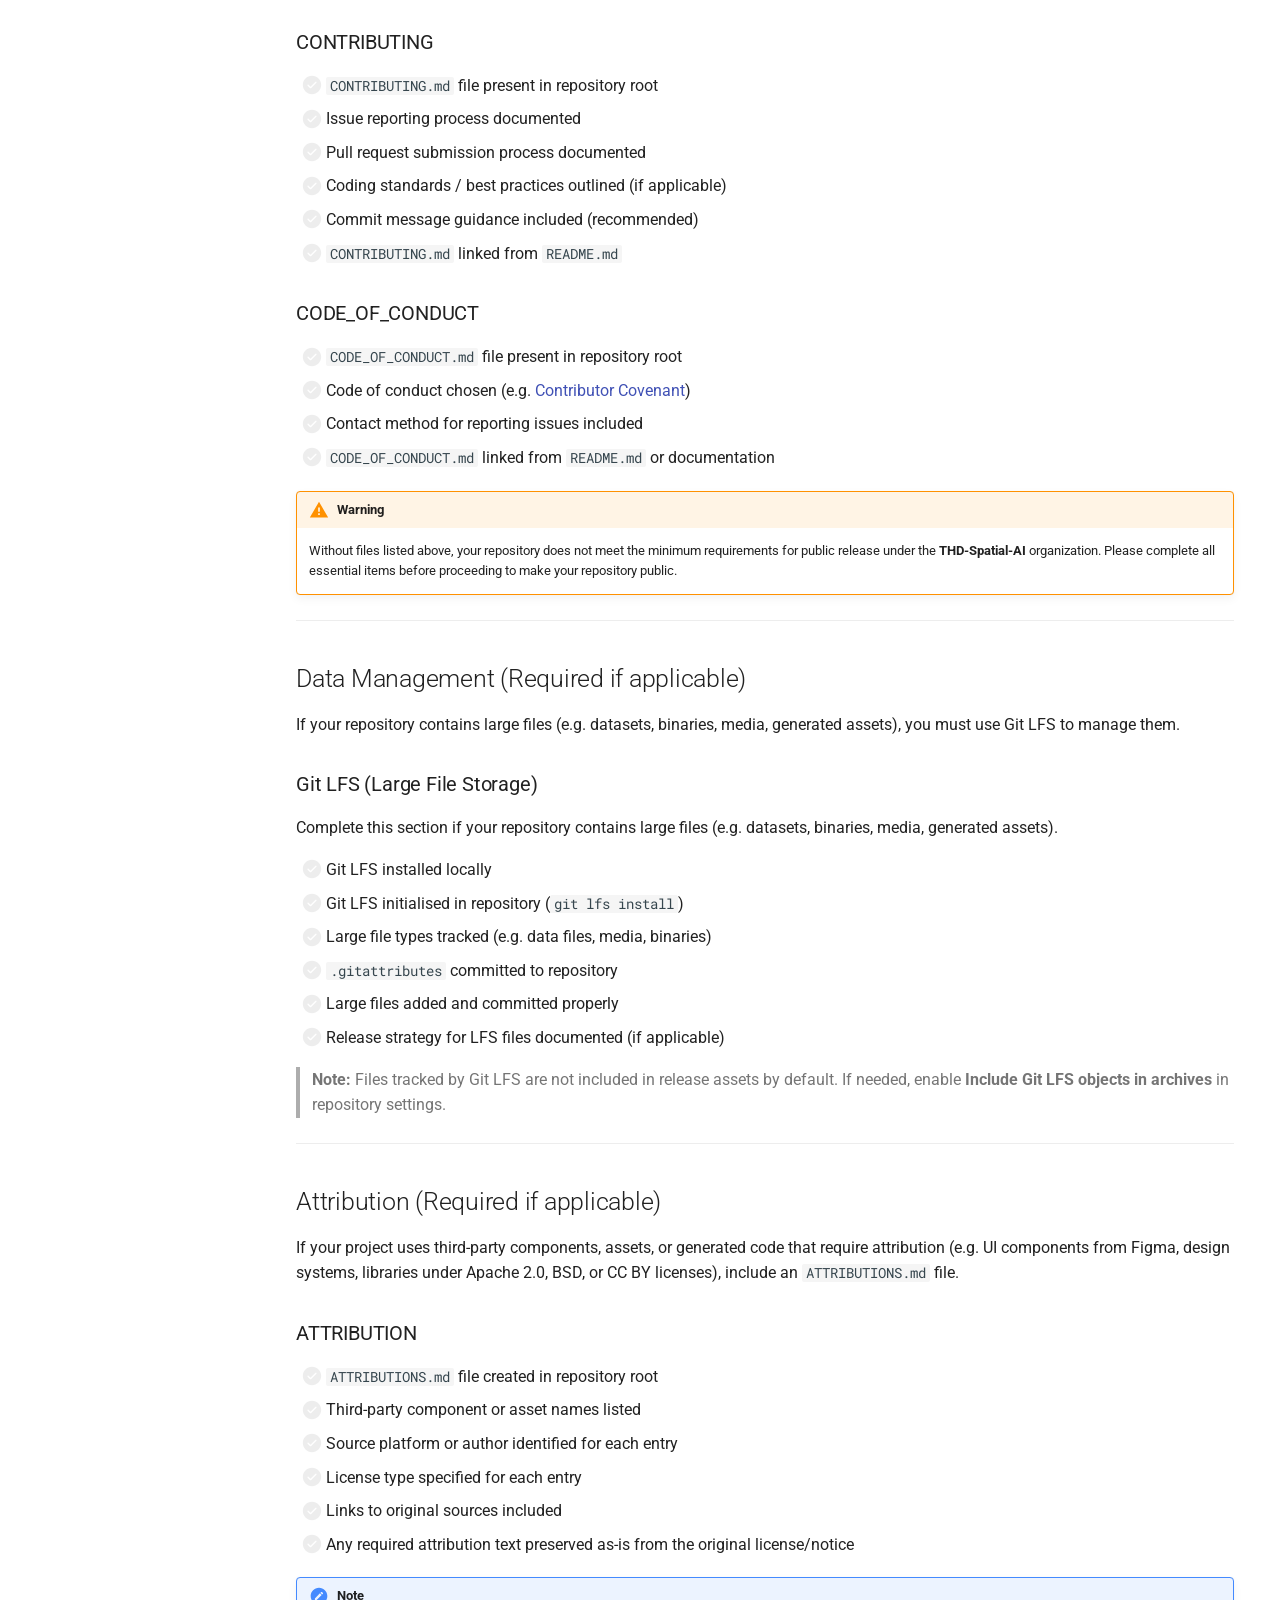
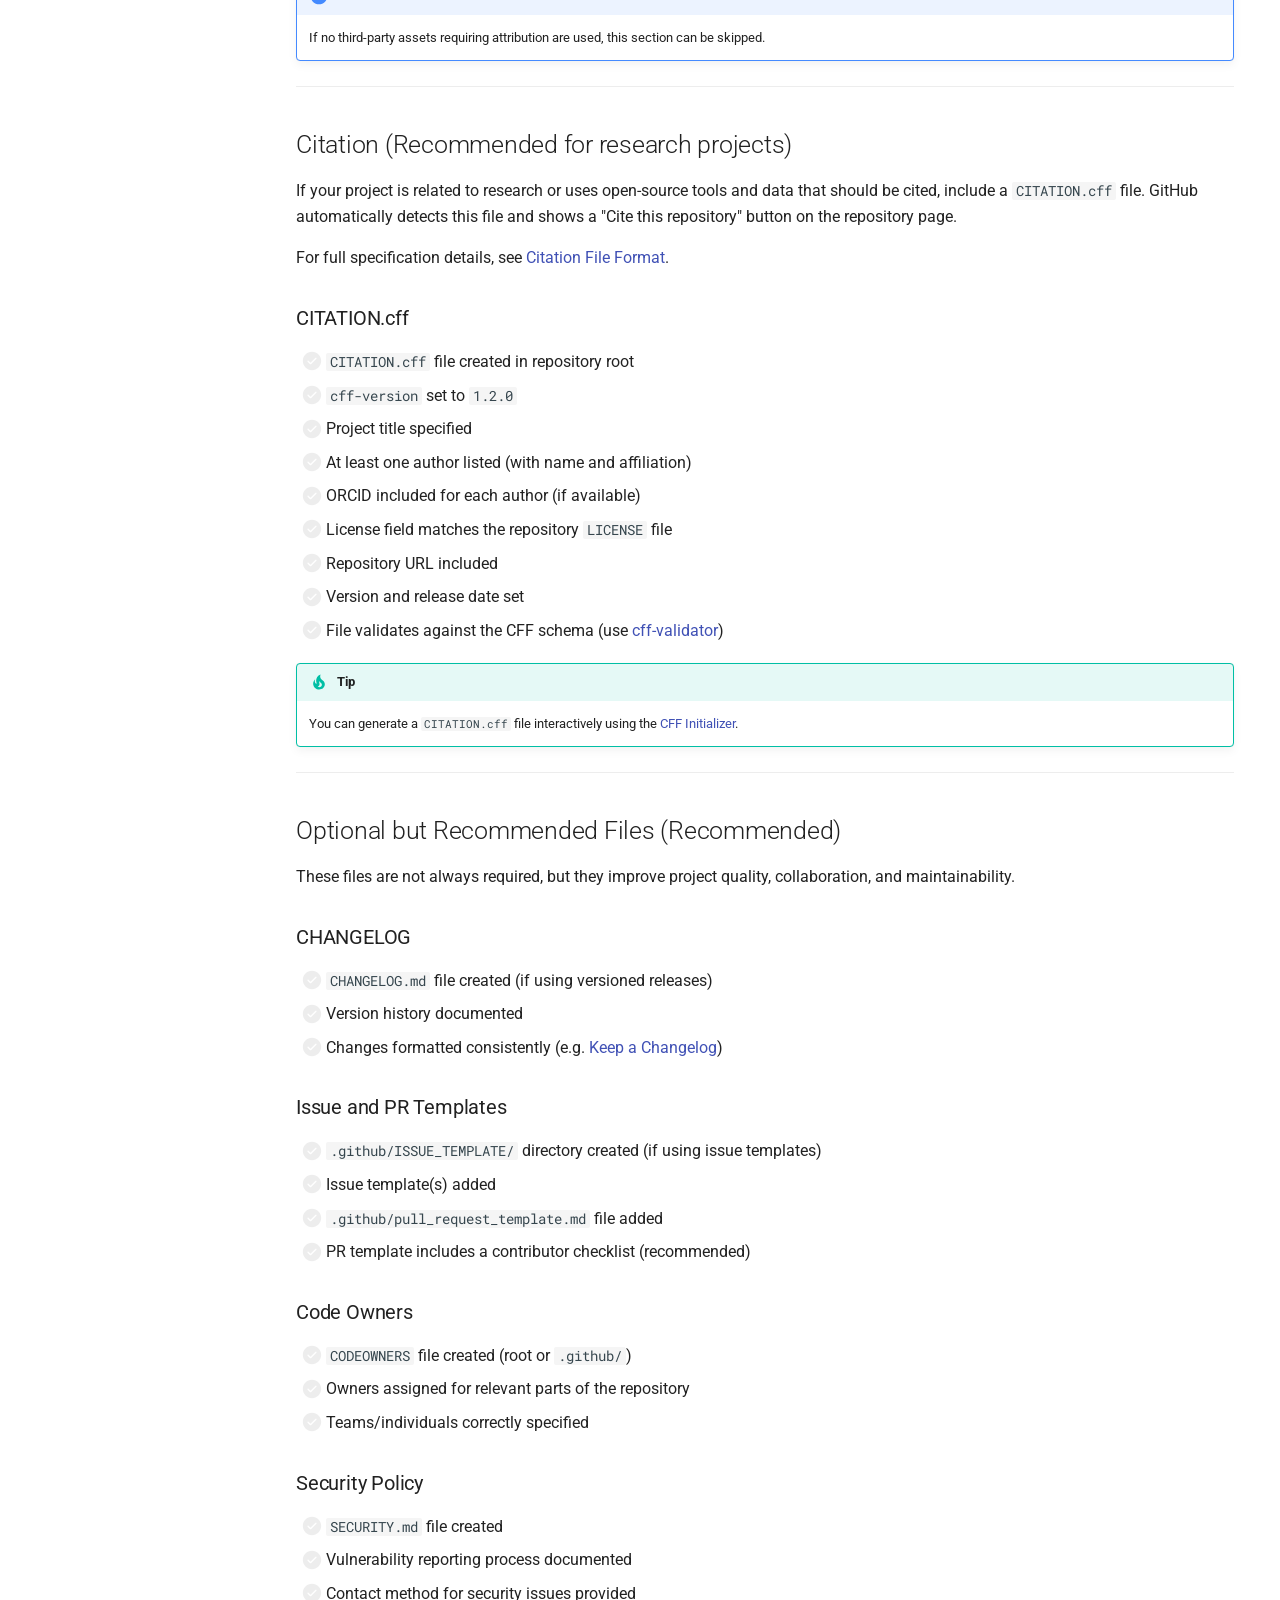
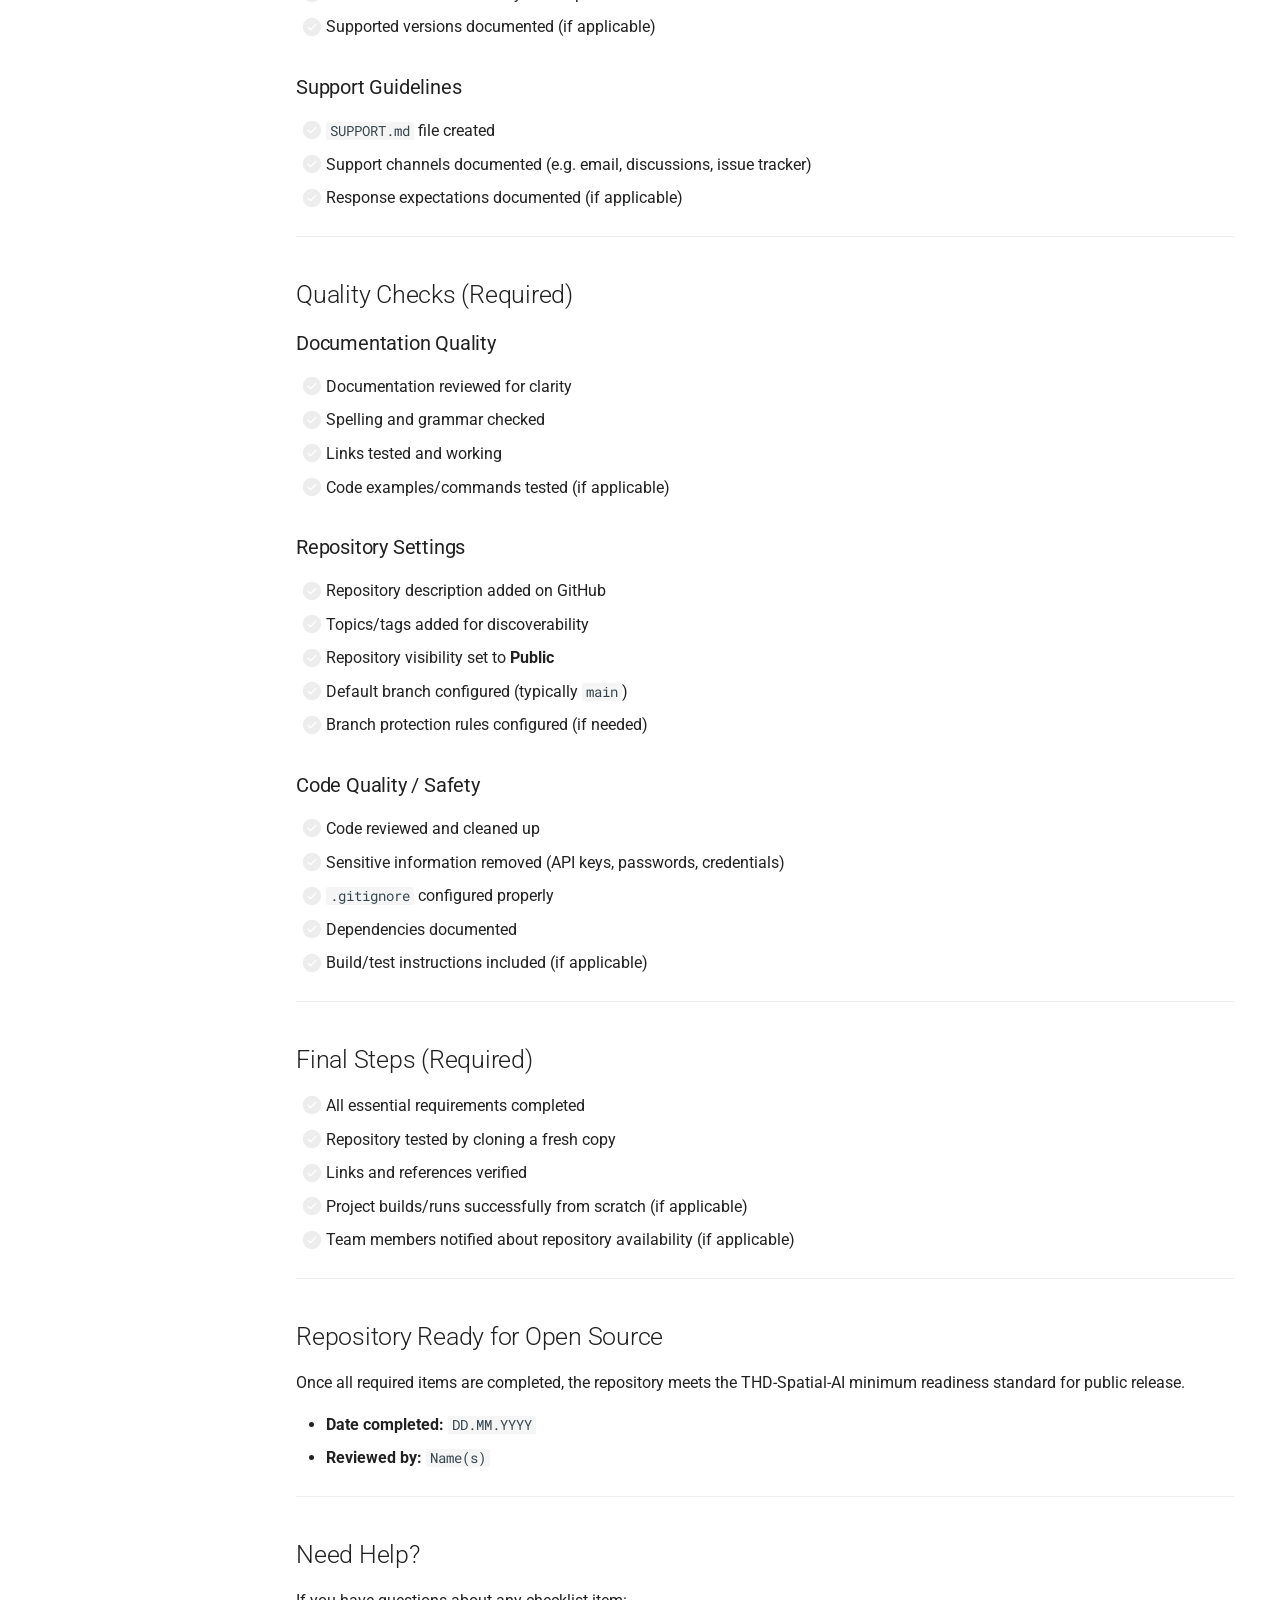
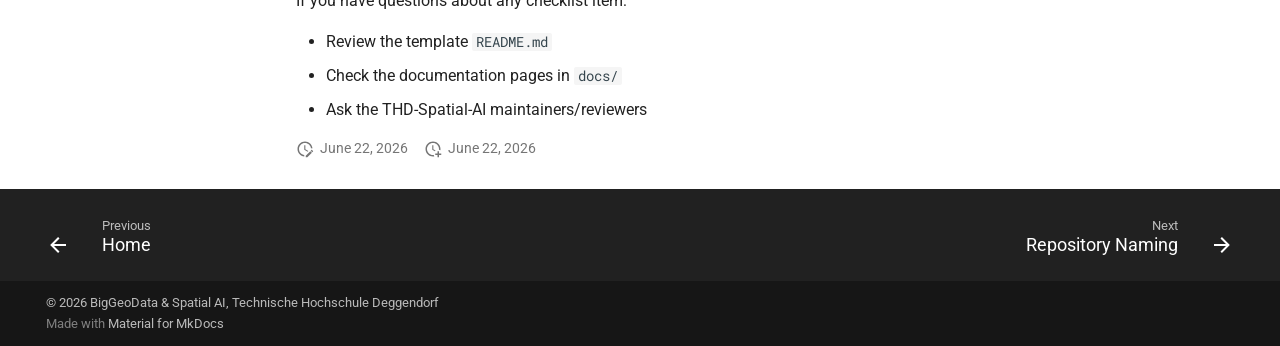
<file: getting-started/open-source-checklist/index.html>
<!doctype html>
<html lang="en" class="no-js">
  <head>
    
      <meta charset="utf-8">
      <meta name="viewport" content="width=device-width,initial-scale=1">
      
        <meta name="description" content="Template repository for open source projects in the THD-Spatial-AI GitHub organisation">
      
      
        <meta name="author" content="THD-Spatial-AI">
      
      
        <link rel="canonical" href="https://THD-Spatial-AI.github.io/gitHub-template/getting-started/open-source-checklist/">
      
      
        <link rel="prev" href="../..">
      
      
        <link rel="next" href="../repository-naming/">
      
      
        
      
      
      <link rel="icon" href="../../assets/images/favicon.png">
      <meta name="generator" content="mkdocs-1.6.1, mkdocs-material-9.7.6">
    
    
      
        <title>Checklist - THD-Spatial-AI GitHub Template</title>
      
    
    
      <link rel="stylesheet" href="../../assets/stylesheets/main.484c7ddc.min.css">
      
        
        <link rel="stylesheet" href="../../assets/stylesheets/palette.ab4e12ef.min.css">
      
      


    
    
      
    
    
      
        
        
        <link rel="preconnect" href="https://fonts.gstatic.com" crossorigin>
        <link rel="stylesheet" href="https://fonts.googleapis.com/css?family=Roboto:300,300i,400,400i,700,700i%7CRoboto+Mono:400,400i,700,700i&display=fallback">
        <style>:root{--md-text-font:"Roboto";--md-code-font:"Roboto Mono"}</style>
      
    
    
    <script>__md_scope=new URL("../..",location),__md_hash=e=>[...e].reduce(((e,_)=>(e<<5)-e+_.charCodeAt(0)),0),__md_get=(e,_=localStorage,t=__md_scope)=>JSON.parse(_.getItem(t.pathname+"."+e)),__md_set=(e,_,t=localStorage,a=__md_scope)=>{try{t.setItem(a.pathname+"."+e,JSON.stringify(_))}catch(e){}}</script>
    
      

    
    
  </head>
  
  
    
    
      
    
    
    
    
    <body dir="ltr" data-md-color-scheme="default" data-md-color-primary="indigo" data-md-color-accent="indigo">
  
    
    <input class="md-toggle" data-md-toggle="drawer" type="checkbox" id="__drawer" autocomplete="off">
    <input class="md-toggle" data-md-toggle="search" type="checkbox" id="__search" autocomplete="off">
    <label class="md-overlay" for="__drawer"></label>
    <div data-md-component="skip">
      
        
        <a href="#open-source-readiness-checklist" class="md-skip">
          Skip to content
        </a>
      
    </div>
    <div data-md-component="announce">
      
    </div>
    
    
      

  

<header class="md-header md-header--shadow md-header--lifted" data-md-component="header">
  <nav class="md-header__inner md-grid" aria-label="Header">
    <a href="../.." title="THD-Spatial-AI GitHub Template" class="md-header__button md-logo" aria-label="THD-Spatial-AI GitHub Template" data-md-component="logo">
      
  
  <svg xmlns="http://www.w3.org/2000/svg" viewBox="0 0 24 24"><path d="M12 8a3 3 0 0 0 3-3 3 3 0 0 0-3-3 3 3 0 0 0-3 3 3 3 0 0 0 3 3m0 3.54C9.64 9.35 6.5 8 3 8v11c3.5 0 6.64 1.35 9 3.54 2.36-2.19 5.5-3.54 9-3.54V8c-3.5 0-6.64 1.35-9 3.54"/></svg>

    </a>
    <label class="md-header__button md-icon" for="__drawer">
      
      <svg xmlns="http://www.w3.org/2000/svg" viewBox="0 0 24 24"><path d="M3 6h18v2H3zm0 5h18v2H3zm0 5h18v2H3z"/></svg>
    </label>
    <div class="md-header__title" data-md-component="header-title">
      <div class="md-header__ellipsis">
        <div class="md-header__topic">
          <span class="md-ellipsis">
            THD-Spatial-AI GitHub Template
          </span>
        </div>
        <div class="md-header__topic" data-md-component="header-topic">
          <span class="md-ellipsis">
            
              Checklist
            
          </span>
        </div>
      </div>
    </div>
    
      
        <form class="md-header__option" data-md-component="palette">
  
    
    
    
    <input class="md-option" data-md-color-media="(prefers-color-scheme)" data-md-color-scheme="default" data-md-color-primary="indigo" data-md-color-accent="indigo"  aria-label="Switch to light mode"  type="radio" name="__palette" id="__palette_0">
    
      <label class="md-header__button md-icon" title="Switch to light mode" for="__palette_1" hidden>
        <svg xmlns="http://www.w3.org/2000/svg" viewBox="0 0 24 24"><path d="M3.9 12c0-1.71 1.39-3.1 3.1-3.1h4V7H7a5 5 0 0 0-5 5 5 5 0 0 0 5 5h4v-1.9H7c-1.71 0-3.1-1.39-3.1-3.1M8 13h8v-2H8zm9-6h-4v1.9h4c1.71 0 3.1 1.39 3.1 3.1s-1.39 3.1-3.1 3.1h-4V17h4a5 5 0 0 0 5-5 5 5 0 0 0-5-5"/></svg>
      </label>
    
  
    
    
    
    <input class="md-option" data-md-color-media="(prefers-color-scheme: light)" data-md-color-scheme="default" data-md-color-primary="indigo" data-md-color-accent="indigo"  aria-label="Switch to dark mode"  type="radio" name="__palette" id="__palette_1">
    
      <label class="md-header__button md-icon" title="Switch to dark mode" for="__palette_2" hidden>
        <svg xmlns="http://www.w3.org/2000/svg" viewBox="0 0 24 24"><path d="M17 7H7a5 5 0 0 0-5 5 5 5 0 0 0 5 5h10a5 5 0 0 0 5-5 5 5 0 0 0-5-5m0 8a3 3 0 0 1-3-3 3 3 0 0 1 3-3 3 3 0 0 1 3 3 3 3 0 0 1-3 3"/></svg>
      </label>
    
  
    
    
    
    <input class="md-option" data-md-color-media="(prefers-color-scheme: dark)" data-md-color-scheme="slate" data-md-color-primary="black" data-md-color-accent="indigo"  aria-label="Switch to system preference"  type="radio" name="__palette" id="__palette_2">
    
      <label class="md-header__button md-icon" title="Switch to system preference" for="__palette_0" hidden>
        <svg xmlns="http://www.w3.org/2000/svg" viewBox="0 0 24 24"><path d="M17 7H7a5 5 0 0 0-5 5 5 5 0 0 0 5 5h10a5 5 0 0 0 5-5 5 5 0 0 0-5-5M7 15a3 3 0 0 1-3-3 3 3 0 0 1 3-3 3 3 0 0 1 3 3 3 3 0 0 1-3 3"/></svg>
      </label>
    
  
</form>
      
    
    
      <script>var palette=__md_get("__palette");if(palette&&palette.color){if("(prefers-color-scheme)"===palette.color.media){var media=matchMedia("(prefers-color-scheme: light)"),input=document.querySelector(media.matches?"[data-md-color-media='(prefers-color-scheme: light)']":"[data-md-color-media='(prefers-color-scheme: dark)']");palette.color.media=input.getAttribute("data-md-color-media"),palette.color.scheme=input.getAttribute("data-md-color-scheme"),palette.color.primary=input.getAttribute("data-md-color-primary"),palette.color.accent=input.getAttribute("data-md-color-accent")}for(var[key,value]of Object.entries(palette.color))document.body.setAttribute("data-md-color-"+key,value)}</script>
    
    
    
      
      
        <label class="md-header__button md-icon" for="__search">
          
          <svg xmlns="http://www.w3.org/2000/svg" viewBox="0 0 24 24"><path d="M9.5 3A6.5 6.5 0 0 1 16 9.5c0 1.61-.59 3.09-1.56 4.23l.27.27h.79l5 5-1.5 1.5-5-5v-.79l-.27-.27A6.52 6.52 0 0 1 9.5 16 6.5 6.5 0 0 1 3 9.5 6.5 6.5 0 0 1 9.5 3m0 2C7 5 5 7 5 9.5S7 14 9.5 14 14 12 14 9.5 12 5 9.5 5"/></svg>
        </label>
        <div class="md-search" data-md-component="search" role="dialog">
  <label class="md-search__overlay" for="__search"></label>
  <div class="md-search__inner" role="search">
    <form class="md-search__form" name="search">
      <input type="text" class="md-search__input" name="query" aria-label="Search" placeholder="Search" autocapitalize="off" autocorrect="off" autocomplete="off" spellcheck="false" data-md-component="search-query" required>
      <label class="md-search__icon md-icon" for="__search">
        
        <svg xmlns="http://www.w3.org/2000/svg" viewBox="0 0 24 24"><path d="M9.5 3A6.5 6.5 0 0 1 16 9.5c0 1.61-.59 3.09-1.56 4.23l.27.27h.79l5 5-1.5 1.5-5-5v-.79l-.27-.27A6.52 6.52 0 0 1 9.5 16 6.5 6.5 0 0 1 3 9.5 6.5 6.5 0 0 1 9.5 3m0 2C7 5 5 7 5 9.5S7 14 9.5 14 14 12 14 9.5 12 5 9.5 5"/></svg>
        
        <svg xmlns="http://www.w3.org/2000/svg" viewBox="0 0 24 24"><path d="M20 11v2H8l5.5 5.5-1.42 1.42L4.16 12l7.92-7.92L13.5 5.5 8 11z"/></svg>
      </label>
      <nav class="md-search__options" aria-label="Search">
        
          <a href="javascript:void(0)" class="md-search__icon md-icon" title="Share" aria-label="Share" data-clipboard data-clipboard-text="" data-md-component="search-share" tabindex="-1">
            
            <svg xmlns="http://www.w3.org/2000/svg" viewBox="0 0 24 24"><path d="M18 16.08c-.76 0-1.44.3-1.96.77L8.91 12.7c.05-.23.09-.46.09-.7s-.04-.47-.09-.7l7.05-4.11c.54.5 1.25.81 2.04.81a3 3 0 0 0 3-3 3 3 0 0 0-3-3 3 3 0 0 0-3 3c0 .24.04.47.09.7L8.04 9.81C7.5 9.31 6.79 9 6 9a3 3 0 0 0-3 3 3 3 0 0 0 3 3c.79 0 1.5-.31 2.04-.81l7.12 4.15c-.05.21-.08.43-.08.66 0 1.61 1.31 2.91 2.92 2.91s2.92-1.3 2.92-2.91A2.92 2.92 0 0 0 18 16.08"/></svg>
          </a>
        
        <button type="reset" class="md-search__icon md-icon" title="Clear" aria-label="Clear" tabindex="-1">
          
          <svg xmlns="http://www.w3.org/2000/svg" viewBox="0 0 24 24"><path d="M19 6.41 17.59 5 12 10.59 6.41 5 5 6.41 10.59 12 5 17.59 6.41 19 12 13.41 17.59 19 19 17.59 13.41 12z"/></svg>
        </button>
      </nav>
      
        <div class="md-search__suggest" data-md-component="search-suggest"></div>
      
    </form>
    <div class="md-search__output">
      <div class="md-search__scrollwrap" tabindex="0" data-md-scrollfix>
        <div class="md-search-result" data-md-component="search-result">
          <div class="md-search-result__meta">
            Initializing search
          </div>
          <ol class="md-search-result__list" role="presentation"></ol>
        </div>
      </div>
    </div>
  </div>
</div>
      
    
    
      <div class="md-header__source">
        <a href="https://github.com/THD-Spatial-AI/gitHub-template" title="Go to repository" class="md-source" data-md-component="source">
  <div class="md-source__icon md-icon">
    
    <svg xmlns="http://www.w3.org/2000/svg" viewBox="0 0 448 512"><!--! Font Awesome Free 7.1.0 by @fontawesome - https://fontawesome.com License - https://fontawesome.com/license/free (Icons: CC BY 4.0, Fonts: SIL OFL 1.1, Code: MIT License) Copyright 2025 Fonticons, Inc.--><path d="M439.6 236.1 244 40.5c-5.4-5.5-12.8-8.5-20.4-8.5s-15 3-20.4 8.4L162.5 81l51.5 51.5c27.1-9.1 52.7 16.8 43.4 43.7l49.7 49.7c34.2-11.8 61.2 31 35.5 56.7-26.5 26.5-70.2-2.9-56-37.3L240.3 199v121.9c25.3 12.5 22.3 41.8 9.1 55-6.4 6.4-15.2 10.1-24.3 10.1s-17.8-3.6-24.3-10.1c-17.6-17.6-11.1-46.9 11.2-56v-123c-20.8-8.5-24.6-30.7-18.6-45L142.6 101 8.5 235.1C3 240.6 0 247.9 0 255.5s3 15 8.5 20.4l195.6 195.7c5.4 5.4 12.7 8.4 20.4 8.4s15-3 20.4-8.4l194.7-194.7c5.4-5.4 8.4-12.8 8.4-20.4s-3-15-8.4-20.4"/></svg>
  </div>
  <div class="md-source__repository">
    THD-Spatial/GitHub-Template
  </div>
</a>
      </div>
    
  </nav>
  
    
      
<nav class="md-tabs" aria-label="Tabs" data-md-component="tabs">
  <div class="md-grid">
    <ul class="md-tabs__list">
      
        
  
  
  
  
    <li class="md-tabs__item">
      <a href="../.." class="md-tabs__link">
        
  
  
    
  
  Home

      </a>
    </li>
  

      
        
  
  
  
    
  
  
    <li class="md-tabs__item md-tabs__item--active">
      <a href="./" class="md-tabs__link">
        
  
  
    
  
  Checklist

      </a>
    </li>
  

      
        
  
  
  
  
    <li class="md-tabs__item">
      <a href="../repository-naming/" class="md-tabs__link">
        
  
  
    
  
  Repository Naming

      </a>
    </li>
  

      
        
  
  
  
  
    <li class="md-tabs__item">
      <a href="../documentation-setup/" class="md-tabs__link">
        
  
  
    
  
  Documentation Setup

      </a>
    </li>
  

      
        
  
  
  
  
    <li class="md-tabs__item">
      <a href="../legal-sync/" class="md-tabs__link">
        
  
  
    
  
  Legal Sync

      </a>
    </li>
  

      
        
  
  
  
  
    <li class="md-tabs__item">
      <a href="../branch-naming/" class="md-tabs__link">
        
  
  
    
  
  Branch Naming

      </a>
    </li>
  

      
        
  
  
  
  
    <li class="md-tabs__item">
      <a href="../branch-rules/" class="md-tabs__link">
        
  
  
    
  
  Branch Rules

      </a>
    </li>
  

      
        
  
  
  
  
    <li class="md-tabs__item">
      <a href="../commit-conventions/" class="md-tabs__link">
        
  
  
    
  
  Commit Conventions

      </a>
    </li>
  

      
    </ul>
  </div>
</nav>
    
  
</header>
    
    <div class="md-container" data-md-component="container">
      
      
        
      
      <main class="md-main" data-md-component="main">
        <div class="md-main__inner md-grid">
          
            
              
              <div class="md-sidebar md-sidebar--primary" data-md-component="sidebar" data-md-type="navigation" >
                <div class="md-sidebar__scrollwrap">
                  <div class="md-sidebar__inner">
                    


  


  

<nav class="md-nav md-nav--primary md-nav--lifted md-nav--integrated" aria-label="Navigation" data-md-level="0">
  <label class="md-nav__title" for="__drawer">
    <a href="../.." title="THD-Spatial-AI GitHub Template" class="md-nav__button md-logo" aria-label="THD-Spatial-AI GitHub Template" data-md-component="logo">
      
  
  <svg xmlns="http://www.w3.org/2000/svg" viewBox="0 0 24 24"><path d="M12 8a3 3 0 0 0 3-3 3 3 0 0 0-3-3 3 3 0 0 0-3 3 3 3 0 0 0 3 3m0 3.54C9.64 9.35 6.5 8 3 8v11c3.5 0 6.64 1.35 9 3.54 2.36-2.19 5.5-3.54 9-3.54V8c-3.5 0-6.64 1.35-9 3.54"/></svg>

    </a>
    THD-Spatial-AI GitHub Template
  </label>
  
    <div class="md-nav__source">
      <a href="https://github.com/THD-Spatial-AI/gitHub-template" title="Go to repository" class="md-source" data-md-component="source">
  <div class="md-source__icon md-icon">
    
    <svg xmlns="http://www.w3.org/2000/svg" viewBox="0 0 448 512"><!--! Font Awesome Free 7.1.0 by @fontawesome - https://fontawesome.com License - https://fontawesome.com/license/free (Icons: CC BY 4.0, Fonts: SIL OFL 1.1, Code: MIT License) Copyright 2025 Fonticons, Inc.--><path d="M439.6 236.1 244 40.5c-5.4-5.5-12.8-8.5-20.4-8.5s-15 3-20.4 8.4L162.5 81l51.5 51.5c27.1-9.1 52.7 16.8 43.4 43.7l49.7 49.7c34.2-11.8 61.2 31 35.5 56.7-26.5 26.5-70.2-2.9-56-37.3L240.3 199v121.9c25.3 12.5 22.3 41.8 9.1 55-6.4 6.4-15.2 10.1-24.3 10.1s-17.8-3.6-24.3-10.1c-17.6-17.6-11.1-46.9 11.2-56v-123c-20.8-8.5-24.6-30.7-18.6-45L142.6 101 8.5 235.1C3 240.6 0 247.9 0 255.5s3 15 8.5 20.4l195.6 195.7c5.4 5.4 12.7 8.4 20.4 8.4s15-3 20.4-8.4l194.7-194.7c5.4-5.4 8.4-12.8 8.4-20.4s-3-15-8.4-20.4"/></svg>
  </div>
  <div class="md-source__repository">
    THD-Spatial/GitHub-Template
  </div>
</a>
    </div>
  
  <ul class="md-nav__list" data-md-scrollfix>
    
      
      
  
  
  
  
    <li class="md-nav__item">
      <a href="../.." class="md-nav__link">
        
  
  
  <span class="md-ellipsis">
    
  
    Home
  

    
  </span>
  
  

      </a>
    </li>
  

    
      
      
  
  
    
  
  
  
    <li class="md-nav__item md-nav__item--active">
      
      <input class="md-nav__toggle md-toggle" type="checkbox" id="__toc">
      
      
        
      
      
        <label class="md-nav__link md-nav__link--active" for="__toc">
          
  
  
  <span class="md-ellipsis">
    
  
    Checklist
  

    
  </span>
  
  

          <span class="md-nav__icon md-icon"></span>
        </label>
      
      <a href="./" class="md-nav__link md-nav__link--active">
        
  
  
  <span class="md-ellipsis">
    
  
    Checklist
  

    
  </span>
  
  

      </a>
      
        

<nav class="md-nav md-nav--secondary" aria-label="Table of contents">
  
  
  
    
  
  
    <label class="md-nav__title" for="__toc">
      <span class="md-nav__icon md-icon"></span>
      Table of contents
    </label>
    <ul class="md-nav__list" data-md-component="toc" data-md-scrollfix>
      
        <li class="md-nav__item">
  <a href="#review-summary" class="md-nav__link">
    <span class="md-ellipsis">
      
        Review Summary
      
    </span>
  </a>
  
</li>
      
        <li class="md-nav__item">
  <a href="#essential-requirements" class="md-nav__link">
    <span class="md-ellipsis">
      
        Essential Requirements
      
    </span>
  </a>
  
    <nav class="md-nav" aria-label="Essential Requirements">
      <ul class="md-nav__list">
        
          <li class="md-nav__item">
  <a href="#license" class="md-nav__link">
    <span class="md-ellipsis">
      
        LICENSE
      
    </span>
  </a>
  
</li>
        
          <li class="md-nav__item">
  <a href="#readme" class="md-nav__link">
    <span class="md-ellipsis">
      
        README
      
    </span>
  </a>
  
    <nav class="md-nav" aria-label="README">
      <ul class="md-nav__list">
        
          <li class="md-nav__item">
  <a href="#readme-content" class="md-nav__link">
    <span class="md-ellipsis">
      
        README content
      
    </span>
  </a>
  
</li>
        
      </ul>
    </nav>
  
</li>
        
          <li class="md-nav__item">
  <a href="#contributing" class="md-nav__link">
    <span class="md-ellipsis">
      
        CONTRIBUTING
      
    </span>
  </a>
  
</li>
        
          <li class="md-nav__item">
  <a href="#code_of_conduct" class="md-nav__link">
    <span class="md-ellipsis">
      
        CODE_OF_CONDUCT
      
    </span>
  </a>
  
</li>
        
      </ul>
    </nav>
  
</li>
      
        <li class="md-nav__item">
  <a href="#data-management-required-if-applicable" class="md-nav__link">
    <span class="md-ellipsis">
      
        Data Management (Required if applicable)
      
    </span>
  </a>
  
    <nav class="md-nav" aria-label="Data Management (Required if applicable)">
      <ul class="md-nav__list">
        
          <li class="md-nav__item">
  <a href="#git-lfs-large-file-storage" class="md-nav__link">
    <span class="md-ellipsis">
      
        Git LFS (Large File Storage)
      
    </span>
  </a>
  
</li>
        
      </ul>
    </nav>
  
</li>
      
        <li class="md-nav__item">
  <a href="#attribution-required-if-applicable" class="md-nav__link">
    <span class="md-ellipsis">
      
        Attribution (Required if applicable)
      
    </span>
  </a>
  
    <nav class="md-nav" aria-label="Attribution (Required if applicable)">
      <ul class="md-nav__list">
        
          <li class="md-nav__item">
  <a href="#attribution" class="md-nav__link">
    <span class="md-ellipsis">
      
        ATTRIBUTION
      
    </span>
  </a>
  
</li>
        
      </ul>
    </nav>
  
</li>
      
        <li class="md-nav__item">
  <a href="#citation-recommended-for-research-projects" class="md-nav__link">
    <span class="md-ellipsis">
      
        Citation (Recommended for research projects)
      
    </span>
  </a>
  
    <nav class="md-nav" aria-label="Citation (Recommended for research projects)">
      <ul class="md-nav__list">
        
          <li class="md-nav__item">
  <a href="#citationcff" class="md-nav__link">
    <span class="md-ellipsis">
      
        CITATION.cff
      
    </span>
  </a>
  
</li>
        
      </ul>
    </nav>
  
</li>
      
        <li class="md-nav__item">
  <a href="#optional-but-recommended-files-recommended" class="md-nav__link">
    <span class="md-ellipsis">
      
        Optional but Recommended Files (Recommended)
      
    </span>
  </a>
  
    <nav class="md-nav" aria-label="Optional but Recommended Files (Recommended)">
      <ul class="md-nav__list">
        
          <li class="md-nav__item">
  <a href="#changelog" class="md-nav__link">
    <span class="md-ellipsis">
      
        CHANGELOG
      
    </span>
  </a>
  
</li>
        
          <li class="md-nav__item">
  <a href="#issue-and-pr-templates" class="md-nav__link">
    <span class="md-ellipsis">
      
        Issue and PR Templates
      
    </span>
  </a>
  
</li>
        
          <li class="md-nav__item">
  <a href="#code-owners" class="md-nav__link">
    <span class="md-ellipsis">
      
        Code Owners
      
    </span>
  </a>
  
</li>
        
          <li class="md-nav__item">
  <a href="#security-policy" class="md-nav__link">
    <span class="md-ellipsis">
      
        Security Policy
      
    </span>
  </a>
  
</li>
        
          <li class="md-nav__item">
  <a href="#support-guidelines" class="md-nav__link">
    <span class="md-ellipsis">
      
        Support Guidelines
      
    </span>
  </a>
  
</li>
        
      </ul>
    </nav>
  
</li>
      
        <li class="md-nav__item">
  <a href="#quality-checks-required" class="md-nav__link">
    <span class="md-ellipsis">
      
        Quality Checks (Required)
      
    </span>
  </a>
  
    <nav class="md-nav" aria-label="Quality Checks (Required)">
      <ul class="md-nav__list">
        
          <li class="md-nav__item">
  <a href="#documentation-quality" class="md-nav__link">
    <span class="md-ellipsis">
      
        Documentation Quality
      
    </span>
  </a>
  
</li>
        
          <li class="md-nav__item">
  <a href="#repository-settings" class="md-nav__link">
    <span class="md-ellipsis">
      
        Repository Settings
      
    </span>
  </a>
  
</li>
        
          <li class="md-nav__item">
  <a href="#code-quality-safety" class="md-nav__link">
    <span class="md-ellipsis">
      
        Code Quality / Safety
      
    </span>
  </a>
  
</li>
        
      </ul>
    </nav>
  
</li>
      
        <li class="md-nav__item">
  <a href="#final-steps-required" class="md-nav__link">
    <span class="md-ellipsis">
      
        Final Steps (Required)
      
    </span>
  </a>
  
</li>
      
        <li class="md-nav__item">
  <a href="#repository-ready-for-open-source" class="md-nav__link">
    <span class="md-ellipsis">
      
        Repository Ready for Open Source
      
    </span>
  </a>
  
</li>
      
        <li class="md-nav__item">
  <a href="#need-help" class="md-nav__link">
    <span class="md-ellipsis">
      
        Need Help?
      
    </span>
  </a>
  
</li>
      
    </ul>
  
</nav>
      
    </li>
  

    
      
      
  
  
  
  
    <li class="md-nav__item">
      <a href="../repository-naming/" class="md-nav__link">
        
  
  
  <span class="md-ellipsis">
    
  
    Repository Naming
  

    
  </span>
  
  

      </a>
    </li>
  

    
      
      
  
  
  
  
    <li class="md-nav__item">
      <a href="../documentation-setup/" class="md-nav__link">
        
  
  
  <span class="md-ellipsis">
    
  
    Documentation Setup
  

    
  </span>
  
  

      </a>
    </li>
  

    
      
      
  
  
  
  
    <li class="md-nav__item">
      <a href="../legal-sync/" class="md-nav__link">
        
  
  
  <span class="md-ellipsis">
    
  
    Legal Sync
  

    
  </span>
  
  

      </a>
    </li>
  

    
      
      
  
  
  
  
    <li class="md-nav__item">
      <a href="../branch-naming/" class="md-nav__link">
        
  
  
  <span class="md-ellipsis">
    
  
    Branch Naming
  

    
  </span>
  
  

      </a>
    </li>
  

    
      
      
  
  
  
  
    <li class="md-nav__item">
      <a href="../branch-rules/" class="md-nav__link">
        
  
  
  <span class="md-ellipsis">
    
  
    Branch Rules
  

    
  </span>
  
  

      </a>
    </li>
  

    
      
      
  
  
  
  
    <li class="md-nav__item">
      <a href="../commit-conventions/" class="md-nav__link">
        
  
  
  <span class="md-ellipsis">
    
  
    Commit Conventions
  

    
  </span>
  
  

      </a>
    </li>
  

    
  </ul>
</nav>
                  </div>
                </div>
              </div>
            
            
          
          
            <div class="md-content" data-md-component="content">
              
                



  


              
              <article class="md-content__inner md-typeset">
                
                  


  
    <a href="https://github.com/THD-Spatial-AI/gitHub-template/edit/main/docs/getting-started/open-source-checklist.md" title="Edit this page" class="md-content__button md-icon" rel="edit">
      
      <svg xmlns="http://www.w3.org/2000/svg" viewBox="0 0 24 24"><path d="M10 20H6V4h7v5h5v3.1l2-2V8l-6-6H6c-1.1 0-2 .9-2 2v16c0 1.1.9 2 2 2h4zm10.2-7c.1 0 .3.1.4.2l1.3 1.3c.2.2.2.6 0 .8l-1 1-2.1-2.1 1-1c.1-.1.2-.2.4-.2m0 3.9L14.1 23H12v-2.1l6.1-6.1z"/></svg>
    </a>
  
  
    
      
    
    <a href="https://github.com/THD-Spatial-AI/gitHub-template/raw/main/docs/getting-started/open-source-checklist.md" title="View source of this page" class="md-content__button md-icon">
      
      <svg xmlns="http://www.w3.org/2000/svg" viewBox="0 0 24 24"><path d="M17 18c.56 0 1 .44 1 1s-.44 1-1 1-1-.44-1-1 .44-1 1-1m0-3c-2.73 0-5.06 1.66-6 4 .94 2.34 3.27 4 6 4s5.06-1.66 6-4c-.94-2.34-3.27-4-6-4m0 6.5a2.5 2.5 0 0 1-2.5-2.5 2.5 2.5 0 0 1 2.5-2.5 2.5 2.5 0 0 1 2.5 2.5 2.5 2.5 0 0 1-2.5 2.5M9.27 20H6V4h7v5h5v4.07c.7.08 1.36.25 2 .49V8l-6-6H6a2 2 0 0 0-2 2v16a2 2 0 0 0 2 2h4.5a8.2 8.2 0 0 1-1.23-2"/></svg>
    </a>
  


<h1 id="open-source-readiness-checklist">Open Source Readiness Checklist<a class="headerlink" href="#open-source-readiness-checklist" title="Permanent link">&para;</a></h1>
<p>Use this checklist before making a repository public under the <strong>THD-Spatial-AI</strong> group.</p>
<p>This checklist is designed to be practical and easy to review. It separates <strong>required</strong>, <strong>conditional</strong>, and <strong>recommended</strong> items so you can focus on what matters first.</p>
<hr />
<h2 id="review-summary">Review Summary<a class="headerlink" href="#review-summary" title="Permanent link">&para;</a></h2>
<table>
<thead>
<tr>
<th>Section</th>
<th>Requirement Level</th>
<th>Status</th>
<th>Notes</th>
</tr>
</thead>
<tbody>
<tr>
<td><a href="#essential-requirements">Essential Requirements</a></td>
<td>Required</td>
<td>Pending</td>
<td>Must be completed before public release</td>
</tr>
<tr>
<td><a href="#data-management-required-if-applicable">Data Management (Git LFS)</a></td>
<td>Required if applicable</td>
<td>Pending</td>
<td>Only if repository contains large files</td>
</tr>
<tr>
<td><a href="#attribution-required-if-applicable">Attribution</a></td>
<td>Required if applicable</td>
<td>Pending</td>
<td>Only if project uses third-party assets requiring attribution</td>
</tr>
<tr>
<td><a href="#citation-recommended-for-research-projects">Citation</a></td>
<td>Recommended</td>
<td>Pending</td>
<td>For research projects — enables proper academic citation</td>
</tr>
<tr>
<td><a href="#optional-but-recommended-files-recommended">Optional but Recommended Files</a></td>
<td>Recommended</td>
<td>Pending</td>
<td>Strongly encouraged for public/community repos</td>
</tr>
<tr>
<td><a href="#quality-checks-required">Quality Checks</a></td>
<td>Required</td>
<td>Pending</td>
<td>Final review before publishing</td>
</tr>
<tr>
<td><a href="#final-steps-required">Final Steps</a></td>
<td>Required</td>
<td>Pending</td>
<td>Verify repository works from a fresh clone</td>
</tr>
</tbody>
</table>
<hr />
<h2 id="essential-requirements">Essential Requirements<a class="headerlink" href="#essential-requirements" title="Permanent link">&para;</a></h2>
<p>Make sure the following essential requirements are completed before making your repository public.</p>
<p>Quick links: <a href="#license">LICENSE</a> · <a href="#readme">README</a> · <a href="#contributing">CONTRIBUTING</a> · <a href="#code_of_conduct">CODE_OF_CONDUCT</a></p>
<h3 id="license">LICENSE<a class="headerlink" href="#license" title="Permanent link">&para;</a></h3>
<ul class="task-list">
<li class="task-list-item"><label class="task-list-control"><input type="checkbox" disabled/><span class="task-list-indicator"></span></label> <a href="https://github.com/THD-Spatial-AI/github-template/blob/main/LICENSE">LICENSE</a> file present in repository root</li>
<li class="task-list-item"><label class="task-list-control"><input type="checkbox" disabled/><span class="task-list-indicator"></span></label> Appropriate license chosen (see <a href="https://choosealicense.com/">Choose a License</a>)</li>
<li class="task-list-item"><label class="task-list-control"><input type="checkbox" disabled/><span class="task-list-indicator"></span></label> Replace license content with correct license text for chosen license type</li>
<li class="task-list-item"><label class="task-list-control"><input type="checkbox" disabled/><span class="task-list-indicator"></span></label> License committed to repository</li>
</ul>
<h3 id="readme">README<a class="headerlink" href="#readme" title="Permanent link">&para;</a></h3>
<ul class="task-list">
<li class="task-list-item"><label class="task-list-control"><input type="checkbox" disabled/><span class="task-list-indicator"></span></label> <code>README.md</code> file present in repository root</li>
</ul>
<h4 id="readme-content">README content<a class="headerlink" href="#readme-content" title="Permanent link">&para;</a></h4>
<ul class="task-list">
<li class="task-list-item"><label class="task-list-control"><input type="checkbox" disabled/><span class="task-list-indicator"></span></label> Project title and short description included</li>
<li class="task-list-item"><label class="task-list-control"><input type="checkbox" disabled/><span class="task-list-indicator"></span></label> Project purpose clearly explained</li>
<li class="task-list-item"><label class="task-list-control"><input type="checkbox" disabled/><span class="task-list-indicator"></span></label> Key features listed</li>
<li class="task-list-item"><label class="task-list-control"><input type="checkbox" disabled/><span class="task-list-indicator"></span></label> Installation/setup instructions provided (if applicable)</li>
<li class="task-list-item"><label class="task-list-control"><input type="checkbox" disabled/><span class="task-list-indicator"></span></label> Usage examples or usage steps included</li>
<li class="task-list-item"><label class="task-list-control"><input type="checkbox" disabled/><span class="task-list-indicator"></span></label> Contribution guidance referenced (e.g. <code>CONTRIBUTING.md</code>)</li>
<li class="task-list-item"><label class="task-list-control"><input type="checkbox" disabled/><span class="task-list-indicator"></span></label> README uses clear Markdown formatting</li>
</ul>
<h3 id="contributing">CONTRIBUTING<a class="headerlink" href="#contributing" title="Permanent link">&para;</a></h3>
<ul class="task-list">
<li class="task-list-item"><label class="task-list-control"><input type="checkbox" disabled/><span class="task-list-indicator"></span></label> <code>CONTRIBUTING.md</code> file present in repository root</li>
<li class="task-list-item"><label class="task-list-control"><input type="checkbox" disabled/><span class="task-list-indicator"></span></label> Issue reporting process documented</li>
<li class="task-list-item"><label class="task-list-control"><input type="checkbox" disabled/><span class="task-list-indicator"></span></label> Pull request submission process documented</li>
<li class="task-list-item"><label class="task-list-control"><input type="checkbox" disabled/><span class="task-list-indicator"></span></label> Coding standards / best practices outlined (if applicable)</li>
<li class="task-list-item"><label class="task-list-control"><input type="checkbox" disabled/><span class="task-list-indicator"></span></label> Commit message guidance included (recommended)</li>
<li class="task-list-item"><label class="task-list-control"><input type="checkbox" disabled/><span class="task-list-indicator"></span></label> <code>CONTRIBUTING.md</code> linked from <code>README.md</code></li>
</ul>
<h3 id="code_of_conduct">CODE_OF_CONDUCT<a class="headerlink" href="#code_of_conduct" title="Permanent link">&para;</a></h3>
<ul class="task-list">
<li class="task-list-item"><label class="task-list-control"><input type="checkbox" disabled/><span class="task-list-indicator"></span></label> <code>CODE_OF_CONDUCT.md</code> file present in repository root</li>
<li class="task-list-item"><label class="task-list-control"><input type="checkbox" disabled/><span class="task-list-indicator"></span></label> Code of conduct chosen (e.g. <a href="https://www.contributor-covenant.org/">Contributor Covenant</a>)</li>
<li class="task-list-item"><label class="task-list-control"><input type="checkbox" disabled/><span class="task-list-indicator"></span></label> Contact method for reporting issues included</li>
<li class="task-list-item"><label class="task-list-control"><input type="checkbox" disabled/><span class="task-list-indicator"></span></label> <code>CODE_OF_CONDUCT.md</code> linked from <code>README.md</code> or documentation</li>
</ul>
<div class="admonition warning">
<p class="admonition-title">Warning</p>
<p>Without files listed above, your repository does not meet the minimum requirements for public release under the <strong>THD-Spatial-AI</strong> organization. Please complete all essential items before proceeding to make your repository public.</p>
</div>
<hr />
<h2 id="data-management-required-if-applicable">Data Management (Required if applicable)<a class="headerlink" href="#data-management-required-if-applicable" title="Permanent link">&para;</a></h2>
<p>If your repository contains large files (e.g. datasets, binaries, media, generated assets), you must use Git LFS to manage them.</p>
<h3 id="git-lfs-large-file-storage">Git LFS (Large File Storage)<a class="headerlink" href="#git-lfs-large-file-storage" title="Permanent link">&para;</a></h3>
<p>Complete this section if your repository contains large files (e.g. datasets, binaries, media, generated assets).</p>
<ul class="task-list">
<li class="task-list-item"><label class="task-list-control"><input type="checkbox" disabled/><span class="task-list-indicator"></span></label> Git LFS installed locally</li>
<li class="task-list-item"><label class="task-list-control"><input type="checkbox" disabled/><span class="task-list-indicator"></span></label> Git LFS initialised in repository (<code>git lfs install</code>)</li>
<li class="task-list-item"><label class="task-list-control"><input type="checkbox" disabled/><span class="task-list-indicator"></span></label> Large file types tracked (e.g. data files, media, binaries)</li>
<li class="task-list-item"><label class="task-list-control"><input type="checkbox" disabled/><span class="task-list-indicator"></span></label> <code>.gitattributes</code> committed to repository</li>
<li class="task-list-item"><label class="task-list-control"><input type="checkbox" disabled/><span class="task-list-indicator"></span></label> Large files added and committed properly</li>
<li class="task-list-item"><label class="task-list-control"><input type="checkbox" disabled/><span class="task-list-indicator"></span></label> Release strategy for LFS files documented (if applicable)</li>
</ul>
<blockquote>
<p><strong>Note:</strong> Files tracked by Git LFS are not included in release assets by default.
If needed, enable <strong>Include Git LFS objects in archives</strong> in repository settings.</p>
</blockquote>
<hr />
<h2 id="attribution-required-if-applicable">Attribution (Required if applicable)<a class="headerlink" href="#attribution-required-if-applicable" title="Permanent link">&para;</a></h2>
<p>If your project uses third-party components, assets, or generated code that require attribution (e.g. UI components from Figma, design systems, libraries under Apache 2.0, BSD, or CC BY licenses), include an <code>ATTRIBUTIONS.md</code> file.</p>
<h3 id="attribution">ATTRIBUTION<a class="headerlink" href="#attribution" title="Permanent link">&para;</a></h3>
<ul class="task-list">
<li class="task-list-item"><label class="task-list-control"><input type="checkbox" disabled/><span class="task-list-indicator"></span></label> <code>ATTRIBUTIONS.md</code> file created in repository root</li>
<li class="task-list-item"><label class="task-list-control"><input type="checkbox" disabled/><span class="task-list-indicator"></span></label> Third-party component or asset names listed</li>
<li class="task-list-item"><label class="task-list-control"><input type="checkbox" disabled/><span class="task-list-indicator"></span></label> Source platform or author identified for each entry</li>
<li class="task-list-item"><label class="task-list-control"><input type="checkbox" disabled/><span class="task-list-indicator"></span></label> License type specified for each entry</li>
<li class="task-list-item"><label class="task-list-control"><input type="checkbox" disabled/><span class="task-list-indicator"></span></label> Links to original sources included</li>
<li class="task-list-item"><label class="task-list-control"><input type="checkbox" disabled/><span class="task-list-indicator"></span></label> Any required attribution text preserved as-is from the original license/notice</li>
</ul>
<div class="admonition note">
<p class="admonition-title">Note</p>
<p>If no third-party assets requiring attribution are used, this section can be skipped.</p>
</div>
<hr />
<h2 id="citation-recommended-for-research-projects">Citation (Recommended for research projects)<a class="headerlink" href="#citation-recommended-for-research-projects" title="Permanent link">&para;</a></h2>
<p>If your project is related to research or uses open-source tools and data that should be cited, include a <code>CITATION.cff</code> file. GitHub automatically detects this file and shows a "Cite this repository" button on the repository page.</p>
<p>For full specification details, see <a href="https://citation-file-format.github.io/">Citation File Format</a>.</p>
<h3 id="citationcff">CITATION.cff<a class="headerlink" href="#citationcff" title="Permanent link">&para;</a></h3>
<ul class="task-list">
<li class="task-list-item"><label class="task-list-control"><input type="checkbox" disabled/><span class="task-list-indicator"></span></label> <code>CITATION.cff</code> file created in repository root</li>
<li class="task-list-item"><label class="task-list-control"><input type="checkbox" disabled/><span class="task-list-indicator"></span></label> <code>cff-version</code> set to <code>1.2.0</code></li>
<li class="task-list-item"><label class="task-list-control"><input type="checkbox" disabled/><span class="task-list-indicator"></span></label> Project title specified</li>
<li class="task-list-item"><label class="task-list-control"><input type="checkbox" disabled/><span class="task-list-indicator"></span></label> At least one author listed (with name and affiliation)</li>
<li class="task-list-item"><label class="task-list-control"><input type="checkbox" disabled/><span class="task-list-indicator"></span></label> ORCID included for each author (if available)</li>
<li class="task-list-item"><label class="task-list-control"><input type="checkbox" disabled/><span class="task-list-indicator"></span></label> License field matches the repository <code>LICENSE</code> file</li>
<li class="task-list-item"><label class="task-list-control"><input type="checkbox" disabled/><span class="task-list-indicator"></span></label> Repository URL included</li>
<li class="task-list-item"><label class="task-list-control"><input type="checkbox" disabled/><span class="task-list-indicator"></span></label> Version and release date set</li>
<li class="task-list-item"><label class="task-list-control"><input type="checkbox" disabled/><span class="task-list-indicator"></span></label> File validates against the CFF schema (use <a href="https://github.com/citation-file-format/cff-initializer-javascript">cff-validator</a>)</li>
</ul>
<div class="admonition tip">
<p class="admonition-title">Tip</p>
<p>You can generate a <code>CITATION.cff</code> file interactively using the <a href="https://citation-file-format.github.io/cff-initializer-javascript/">CFF Initializer</a>.</p>
</div>
<hr />
<h2 id="optional-but-recommended-files-recommended">Optional but Recommended Files (Recommended)<a class="headerlink" href="#optional-but-recommended-files-recommended" title="Permanent link">&para;</a></h2>
<p>These files are not always required, but they improve project quality, collaboration, and maintainability.</p>
<h3 id="changelog">CHANGELOG<a class="headerlink" href="#changelog" title="Permanent link">&para;</a></h3>
<ul class="task-list">
<li class="task-list-item"><label class="task-list-control"><input type="checkbox" disabled/><span class="task-list-indicator"></span></label> <code>CHANGELOG.md</code> file created (if using versioned releases)</li>
<li class="task-list-item"><label class="task-list-control"><input type="checkbox" disabled/><span class="task-list-indicator"></span></label> Version history documented</li>
<li class="task-list-item"><label class="task-list-control"><input type="checkbox" disabled/><span class="task-list-indicator"></span></label> Changes formatted consistently (e.g. <a href="https://keepachangelog.com/">Keep a Changelog</a>)</li>
</ul>
<h3 id="issue-and-pr-templates">Issue and PR Templates<a class="headerlink" href="#issue-and-pr-templates" title="Permanent link">&para;</a></h3>
<ul class="task-list">
<li class="task-list-item"><label class="task-list-control"><input type="checkbox" disabled/><span class="task-list-indicator"></span></label> <code>.github/ISSUE_TEMPLATE/</code> directory created (if using issue templates)</li>
<li class="task-list-item"><label class="task-list-control"><input type="checkbox" disabled/><span class="task-list-indicator"></span></label> Issue template(s) added</li>
<li class="task-list-item"><label class="task-list-control"><input type="checkbox" disabled/><span class="task-list-indicator"></span></label> <code>.github/pull_request_template.md</code> file added</li>
<li class="task-list-item"><label class="task-list-control"><input type="checkbox" disabled/><span class="task-list-indicator"></span></label> PR template includes a contributor checklist (recommended)</li>
</ul>
<h3 id="code-owners">Code Owners<a class="headerlink" href="#code-owners" title="Permanent link">&para;</a></h3>
<ul class="task-list">
<li class="task-list-item"><label class="task-list-control"><input type="checkbox" disabled/><span class="task-list-indicator"></span></label> <code>CODEOWNERS</code> file created (root or <code>.github/</code>)</li>
<li class="task-list-item"><label class="task-list-control"><input type="checkbox" disabled/><span class="task-list-indicator"></span></label> Owners assigned for relevant parts of the repository</li>
<li class="task-list-item"><label class="task-list-control"><input type="checkbox" disabled/><span class="task-list-indicator"></span></label> Teams/individuals correctly specified</li>
</ul>
<h3 id="security-policy">Security Policy<a class="headerlink" href="#security-policy" title="Permanent link">&para;</a></h3>
<ul class="task-list">
<li class="task-list-item"><label class="task-list-control"><input type="checkbox" disabled/><span class="task-list-indicator"></span></label> <code>SECURITY.md</code> file created</li>
<li class="task-list-item"><label class="task-list-control"><input type="checkbox" disabled/><span class="task-list-indicator"></span></label> Vulnerability reporting process documented</li>
<li class="task-list-item"><label class="task-list-control"><input type="checkbox" disabled/><span class="task-list-indicator"></span></label> Contact method for security issues provided</li>
<li class="task-list-item"><label class="task-list-control"><input type="checkbox" disabled/><span class="task-list-indicator"></span></label> Supported versions documented (if applicable)</li>
</ul>
<h3 id="support-guidelines">Support Guidelines<a class="headerlink" href="#support-guidelines" title="Permanent link">&para;</a></h3>
<ul class="task-list">
<li class="task-list-item"><label class="task-list-control"><input type="checkbox" disabled/><span class="task-list-indicator"></span></label> <code>SUPPORT.md</code> file created</li>
<li class="task-list-item"><label class="task-list-control"><input type="checkbox" disabled/><span class="task-list-indicator"></span></label> Support channels documented (e.g. email, discussions, issue tracker)</li>
<li class="task-list-item"><label class="task-list-control"><input type="checkbox" disabled/><span class="task-list-indicator"></span></label> Response expectations documented (if applicable)</li>
</ul>
<hr />
<h2 id="quality-checks-required">Quality Checks (Required)<a class="headerlink" href="#quality-checks-required" title="Permanent link">&para;</a></h2>
<h3 id="documentation-quality">Documentation Quality<a class="headerlink" href="#documentation-quality" title="Permanent link">&para;</a></h3>
<ul class="task-list">
<li class="task-list-item"><label class="task-list-control"><input type="checkbox" disabled/><span class="task-list-indicator"></span></label> Documentation reviewed for clarity</li>
<li class="task-list-item"><label class="task-list-control"><input type="checkbox" disabled/><span class="task-list-indicator"></span></label> Spelling and grammar checked</li>
<li class="task-list-item"><label class="task-list-control"><input type="checkbox" disabled/><span class="task-list-indicator"></span></label> Links tested and working</li>
<li class="task-list-item"><label class="task-list-control"><input type="checkbox" disabled/><span class="task-list-indicator"></span></label> Code examples/commands tested (if applicable)</li>
</ul>
<h3 id="repository-settings">Repository Settings<a class="headerlink" href="#repository-settings" title="Permanent link">&para;</a></h3>
<ul class="task-list">
<li class="task-list-item"><label class="task-list-control"><input type="checkbox" disabled/><span class="task-list-indicator"></span></label> Repository description added on GitHub</li>
<li class="task-list-item"><label class="task-list-control"><input type="checkbox" disabled/><span class="task-list-indicator"></span></label> Topics/tags added for discoverability</li>
<li class="task-list-item"><label class="task-list-control"><input type="checkbox" disabled/><span class="task-list-indicator"></span></label> Repository visibility set to <strong>Public</strong></li>
<li class="task-list-item"><label class="task-list-control"><input type="checkbox" disabled/><span class="task-list-indicator"></span></label> Default branch configured (typically <code>main</code>)</li>
<li class="task-list-item"><label class="task-list-control"><input type="checkbox" disabled/><span class="task-list-indicator"></span></label> Branch protection rules configured (if needed)</li>
</ul>
<h3 id="code-quality-safety">Code Quality / Safety<a class="headerlink" href="#code-quality-safety" title="Permanent link">&para;</a></h3>
<ul class="task-list">
<li class="task-list-item"><label class="task-list-control"><input type="checkbox" disabled/><span class="task-list-indicator"></span></label> Code reviewed and cleaned up</li>
<li class="task-list-item"><label class="task-list-control"><input type="checkbox" disabled/><span class="task-list-indicator"></span></label> Sensitive information removed (API keys, passwords, credentials)</li>
<li class="task-list-item"><label class="task-list-control"><input type="checkbox" disabled/><span class="task-list-indicator"></span></label> <code>.gitignore</code> configured properly</li>
<li class="task-list-item"><label class="task-list-control"><input type="checkbox" disabled/><span class="task-list-indicator"></span></label> Dependencies documented</li>
<li class="task-list-item"><label class="task-list-control"><input type="checkbox" disabled/><span class="task-list-indicator"></span></label> Build/test instructions included (if applicable)</li>
</ul>
<hr />
<h2 id="final-steps-required">Final Steps (Required)<a class="headerlink" href="#final-steps-required" title="Permanent link">&para;</a></h2>
<ul class="task-list">
<li class="task-list-item"><label class="task-list-control"><input type="checkbox" disabled/><span class="task-list-indicator"></span></label> All essential requirements completed</li>
<li class="task-list-item"><label class="task-list-control"><input type="checkbox" disabled/><span class="task-list-indicator"></span></label> Repository tested by cloning a fresh copy</li>
<li class="task-list-item"><label class="task-list-control"><input type="checkbox" disabled/><span class="task-list-indicator"></span></label> Links and references verified</li>
<li class="task-list-item"><label class="task-list-control"><input type="checkbox" disabled/><span class="task-list-indicator"></span></label> Project builds/runs successfully from scratch (if applicable)</li>
<li class="task-list-item"><label class="task-list-control"><input type="checkbox" disabled/><span class="task-list-indicator"></span></label> Team members notified about repository availability (if applicable)</li>
</ul>
<hr />
<h2 id="repository-ready-for-open-source">Repository Ready for Open Source<a class="headerlink" href="#repository-ready-for-open-source" title="Permanent link">&para;</a></h2>
<p>Once all required items are completed, the repository meets the THD-Spatial-AI minimum readiness standard for public release.</p>
<ul>
<li><strong>Date completed:</strong> <code>DD.MM.YYYY</code></li>
<li><strong>Reviewed by:</strong> <code>Name(s)</code></li>
</ul>
<hr />
<h2 id="need-help">Need Help?<a class="headerlink" href="#need-help" title="Permanent link">&para;</a></h2>
<p>If you have questions about any checklist item:</p>
<ul>
<li>Review the template <code>README.md</code></li>
<li>Check the documentation pages in <code>docs/</code></li>
<li>Ask the THD-Spatial-AI maintainers/reviewers</li>
</ul>







  
    
  
  
    
  


  <aside class="md-source-file">
    
      
  <span class="md-source-file__fact">
    <span class="md-icon" title="Last update">
      <svg xmlns="http://www.w3.org/2000/svg" viewBox="0 0 24 24"><path d="M21 13.1c-.1 0-.3.1-.4.2l-1 1 2.1 2.1 1-1c.2-.2.2-.6 0-.8l-1.3-1.3c-.1-.1-.2-.2-.4-.2m-1.9 1.8-6.1 6V23h2.1l6.1-6.1zM12.5 7v5.2l4 2.4-1 1L11 13V7zM11 21.9c-5.1-.5-9-4.8-9-9.9C2 6.5 6.5 2 12 2c5.3 0 9.6 4.1 10 9.3-.3-.1-.6-.2-1-.2s-.7.1-1 .2C19.6 7.2 16.2 4 12 4c-4.4 0-8 3.6-8 8 0 4.1 3.1 7.5 7.1 7.9l-.1.2z"/></svg>
    </span>
    <span class="git-revision-date-localized-plugin git-revision-date-localized-plugin-date" title="June 22, 2026 08:58:50 UTC">June 22, 2026</span>
  </span>

    
    
      
  <span class="md-source-file__fact">
    <span class="md-icon" title="Created">
      <svg xmlns="http://www.w3.org/2000/svg" viewBox="0 0 24 24"><path d="M14.47 15.08 11 13V7h1.5v5.25l3.08 1.83c-.41.28-.79.62-1.11 1m-1.39 4.84c-.36.05-.71.08-1.08.08-4.42 0-8-3.58-8-8s3.58-8 8-8 8 3.58 8 8c0 .37-.03.72-.08 1.08.69.1 1.33.32 1.92.64.1-.56.16-1.13.16-1.72 0-5.5-4.5-10-10-10S2 6.5 2 12s4.47 10 10 10c.59 0 1.16-.06 1.72-.16-.32-.59-.54-1.23-.64-1.92M18 15v3h-3v2h3v3h2v-3h3v-2h-3v-3z"/></svg>
    </span>
    <span class="git-revision-date-localized-plugin git-revision-date-localized-plugin-date" title="June 22, 2026 08:58:50 UTC">June 22, 2026</span>
  </span>

    
    
    
  </aside>





                
              </article>
            </div>
          
          
<script>var target=document.getElementById(location.hash.slice(1));target&&target.name&&(target.checked=target.name.startsWith("__tabbed_"))</script>
        </div>
        
          <button type="button" class="md-top md-icon" data-md-component="top" hidden>
  
  <svg xmlns="http://www.w3.org/2000/svg" viewBox="0 0 24 24"><path d="M13 20h-2V8l-5.5 5.5-1.42-1.42L12 4.16l7.92 7.92-1.42 1.42L13 8z"/></svg>
  Back to top
</button>
        
      </main>
      
        <footer class="md-footer">
  
    
      
      <nav class="md-footer__inner md-grid" aria-label="Footer" >
        
          
          <a href="../.." class="md-footer__link md-footer__link--prev" aria-label="Previous: Home">
            <div class="md-footer__button md-icon">
              
              <svg xmlns="http://www.w3.org/2000/svg" viewBox="0 0 24 24"><path d="M20 11v2H8l5.5 5.5-1.42 1.42L4.16 12l7.92-7.92L13.5 5.5 8 11z"/></svg>
            </div>
            <div class="md-footer__title">
              <span class="md-footer__direction">
                Previous
              </span>
              <div class="md-ellipsis">
                Home
              </div>
            </div>
          </a>
        
        
          
          <a href="../repository-naming/" class="md-footer__link md-footer__link--next" aria-label="Next: Repository Naming">
            <div class="md-footer__title">
              <span class="md-footer__direction">
                Next
              </span>
              <div class="md-ellipsis">
                Repository Naming
              </div>
            </div>
            <div class="md-footer__button md-icon">
              
              <svg xmlns="http://www.w3.org/2000/svg" viewBox="0 0 24 24"><path d="M4 11v2h12l-5.5 5.5 1.42 1.42L19.84 12l-7.92-7.92L10.5 5.5 16 11z"/></svg>
            </div>
          </a>
        
      </nav>
    
  
  <div class="md-footer-meta md-typeset">
    <div class="md-footer-meta__inner md-grid">
      <div class="md-copyright">
  
    <div class="md-copyright__highlight">
      &copy; 2026 <a href="https://github.com/THD-Spatial-AI"  target="_blank" rel="noopener">BigGeoData & Spatial AI, Technische Hochschule Deggendorf</a>

    </div>
  
  
    Made with
    <a href="https://squidfunk.github.io/mkdocs-material/" target="_blank" rel="noopener">
      Material for MkDocs
    </a>
  
</div>
      
    </div>
  </div>
</footer>
      
    </div>
    <div class="md-dialog" data-md-component="dialog">
      <div class="md-dialog__inner md-typeset"></div>
    </div>
    
    
    
      
      
      <script id="__config" type="application/json">{"annotate": null, "base": "../..", "features": ["announce.dismiss", "content.action.edit", "content.action.view", "content.code.annotate", "content.code.copy", "content.tooltips", "navigation.expand", "navigation.footer", "navigation.indexes", "navigation.instant", "navigation.prune", "navigation.tabs", "navigation.tabs.sticky", "navigation.top", "navigation.path", "navigation.tracking", "navigation.sections", "search.highlight", "search.share", "search.suggest", "toc.follow", "toc.integrate"], "search": "../../assets/javascripts/workers/search.2c215733.min.js", "tags": null, "translations": {"clipboard.copied": "Copied to clipboard", "clipboard.copy": "Copy to clipboard", "search.result.more.one": "1 more on this page", "search.result.more.other": "# more on this page", "search.result.none": "No matching documents", "search.result.one": "1 matching document", "search.result.other": "# matching documents", "search.result.placeholder": "Type to start searching", "search.result.term.missing": "Missing", "select.version": "Select version"}, "version": null}</script>
    
    
      <script src="../../assets/javascripts/bundle.79ae519e.min.js"></script>
      
    
  </body>
</html>
</file>
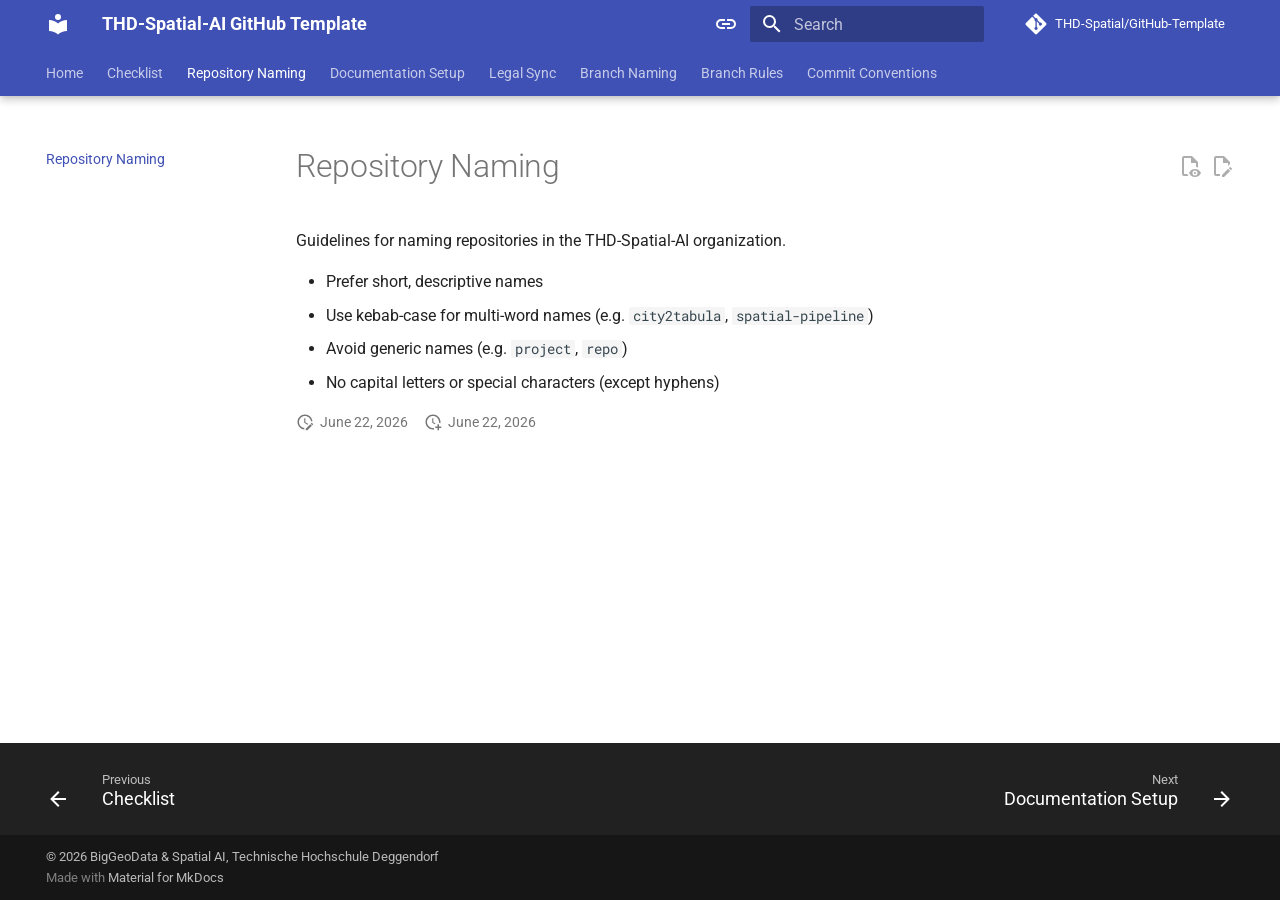
<file: getting-started/repository-naming/index.html>
<!doctype html>
<html lang="en" class="no-js">
  <head>
    
      <meta charset="utf-8">
      <meta name="viewport" content="width=device-width,initial-scale=1">
      
        <meta name="description" content="Template repository for open source projects in the THD-Spatial-AI GitHub organisation">
      
      
        <meta name="author" content="THD-Spatial-AI">
      
      
        <link rel="canonical" href="https://THD-Spatial-AI.github.io/gitHub-template/getting-started/repository-naming/">
      
      
        <link rel="prev" href="../open-source-checklist/">
      
      
        <link rel="next" href="../documentation-setup/">
      
      
        
      
      
      <link rel="icon" href="../../assets/images/favicon.png">
      <meta name="generator" content="mkdocs-1.6.1, mkdocs-material-9.7.6">
    
    
      
        <title>Repository Naming - THD-Spatial-AI GitHub Template</title>
      
    
    
      <link rel="stylesheet" href="../../assets/stylesheets/main.484c7ddc.min.css">
      
        
        <link rel="stylesheet" href="../../assets/stylesheets/palette.ab4e12ef.min.css">
      
      


    
    
      
    
    
      
        
        
        <link rel="preconnect" href="https://fonts.gstatic.com" crossorigin>
        <link rel="stylesheet" href="https://fonts.googleapis.com/css?family=Roboto:300,300i,400,400i,700,700i%7CRoboto+Mono:400,400i,700,700i&display=fallback">
        <style>:root{--md-text-font:"Roboto";--md-code-font:"Roboto Mono"}</style>
      
    
    
    <script>__md_scope=new URL("../..",location),__md_hash=e=>[...e].reduce(((e,_)=>(e<<5)-e+_.charCodeAt(0)),0),__md_get=(e,_=localStorage,t=__md_scope)=>JSON.parse(_.getItem(t.pathname+"."+e)),__md_set=(e,_,t=localStorage,a=__md_scope)=>{try{t.setItem(a.pathname+"."+e,JSON.stringify(_))}catch(e){}}</script>
    
      

    
    
  </head>
  
  
    
    
      
    
    
    
    
    <body dir="ltr" data-md-color-scheme="default" data-md-color-primary="indigo" data-md-color-accent="indigo">
  
    
    <input class="md-toggle" data-md-toggle="drawer" type="checkbox" id="__drawer" autocomplete="off">
    <input class="md-toggle" data-md-toggle="search" type="checkbox" id="__search" autocomplete="off">
    <label class="md-overlay" for="__drawer"></label>
    <div data-md-component="skip">
      
        
        <a href="#repository-naming" class="md-skip">
          Skip to content
        </a>
      
    </div>
    <div data-md-component="announce">
      
    </div>
    
    
      

  

<header class="md-header md-header--shadow md-header--lifted" data-md-component="header">
  <nav class="md-header__inner md-grid" aria-label="Header">
    <a href="../.." title="THD-Spatial-AI GitHub Template" class="md-header__button md-logo" aria-label="THD-Spatial-AI GitHub Template" data-md-component="logo">
      
  
  <svg xmlns="http://www.w3.org/2000/svg" viewBox="0 0 24 24"><path d="M12 8a3 3 0 0 0 3-3 3 3 0 0 0-3-3 3 3 0 0 0-3 3 3 3 0 0 0 3 3m0 3.54C9.64 9.35 6.5 8 3 8v11c3.5 0 6.64 1.35 9 3.54 2.36-2.19 5.5-3.54 9-3.54V8c-3.5 0-6.64 1.35-9 3.54"/></svg>

    </a>
    <label class="md-header__button md-icon" for="__drawer">
      
      <svg xmlns="http://www.w3.org/2000/svg" viewBox="0 0 24 24"><path d="M3 6h18v2H3zm0 5h18v2H3zm0 5h18v2H3z"/></svg>
    </label>
    <div class="md-header__title" data-md-component="header-title">
      <div class="md-header__ellipsis">
        <div class="md-header__topic">
          <span class="md-ellipsis">
            THD-Spatial-AI GitHub Template
          </span>
        </div>
        <div class="md-header__topic" data-md-component="header-topic">
          <span class="md-ellipsis">
            
              Repository Naming
            
          </span>
        </div>
      </div>
    </div>
    
      
        <form class="md-header__option" data-md-component="palette">
  
    
    
    
    <input class="md-option" data-md-color-media="(prefers-color-scheme)" data-md-color-scheme="default" data-md-color-primary="indigo" data-md-color-accent="indigo"  aria-label="Switch to light mode"  type="radio" name="__palette" id="__palette_0">
    
      <label class="md-header__button md-icon" title="Switch to light mode" for="__palette_1" hidden>
        <svg xmlns="http://www.w3.org/2000/svg" viewBox="0 0 24 24"><path d="M3.9 12c0-1.71 1.39-3.1 3.1-3.1h4V7H7a5 5 0 0 0-5 5 5 5 0 0 0 5 5h4v-1.9H7c-1.71 0-3.1-1.39-3.1-3.1M8 13h8v-2H8zm9-6h-4v1.9h4c1.71 0 3.1 1.39 3.1 3.1s-1.39 3.1-3.1 3.1h-4V17h4a5 5 0 0 0 5-5 5 5 0 0 0-5-5"/></svg>
      </label>
    
  
    
    
    
    <input class="md-option" data-md-color-media="(prefers-color-scheme: light)" data-md-color-scheme="default" data-md-color-primary="indigo" data-md-color-accent="indigo"  aria-label="Switch to dark mode"  type="radio" name="__palette" id="__palette_1">
    
      <label class="md-header__button md-icon" title="Switch to dark mode" for="__palette_2" hidden>
        <svg xmlns="http://www.w3.org/2000/svg" viewBox="0 0 24 24"><path d="M17 7H7a5 5 0 0 0-5 5 5 5 0 0 0 5 5h10a5 5 0 0 0 5-5 5 5 0 0 0-5-5m0 8a3 3 0 0 1-3-3 3 3 0 0 1 3-3 3 3 0 0 1 3 3 3 3 0 0 1-3 3"/></svg>
      </label>
    
  
    
    
    
    <input class="md-option" data-md-color-media="(prefers-color-scheme: dark)" data-md-color-scheme="slate" data-md-color-primary="black" data-md-color-accent="indigo"  aria-label="Switch to system preference"  type="radio" name="__palette" id="__palette_2">
    
      <label class="md-header__button md-icon" title="Switch to system preference" for="__palette_0" hidden>
        <svg xmlns="http://www.w3.org/2000/svg" viewBox="0 0 24 24"><path d="M17 7H7a5 5 0 0 0-5 5 5 5 0 0 0 5 5h10a5 5 0 0 0 5-5 5 5 0 0 0-5-5M7 15a3 3 0 0 1-3-3 3 3 0 0 1 3-3 3 3 0 0 1 3 3 3 3 0 0 1-3 3"/></svg>
      </label>
    
  
</form>
      
    
    
      <script>var palette=__md_get("__palette");if(palette&&palette.color){if("(prefers-color-scheme)"===palette.color.media){var media=matchMedia("(prefers-color-scheme: light)"),input=document.querySelector(media.matches?"[data-md-color-media='(prefers-color-scheme: light)']":"[data-md-color-media='(prefers-color-scheme: dark)']");palette.color.media=input.getAttribute("data-md-color-media"),palette.color.scheme=input.getAttribute("data-md-color-scheme"),palette.color.primary=input.getAttribute("data-md-color-primary"),palette.color.accent=input.getAttribute("data-md-color-accent")}for(var[key,value]of Object.entries(palette.color))document.body.setAttribute("data-md-color-"+key,value)}</script>
    
    
    
      
      
        <label class="md-header__button md-icon" for="__search">
          
          <svg xmlns="http://www.w3.org/2000/svg" viewBox="0 0 24 24"><path d="M9.5 3A6.5 6.5 0 0 1 16 9.5c0 1.61-.59 3.09-1.56 4.23l.27.27h.79l5 5-1.5 1.5-5-5v-.79l-.27-.27A6.52 6.52 0 0 1 9.5 16 6.5 6.5 0 0 1 3 9.5 6.5 6.5 0 0 1 9.5 3m0 2C7 5 5 7 5 9.5S7 14 9.5 14 14 12 14 9.5 12 5 9.5 5"/></svg>
        </label>
        <div class="md-search" data-md-component="search" role="dialog">
  <label class="md-search__overlay" for="__search"></label>
  <div class="md-search__inner" role="search">
    <form class="md-search__form" name="search">
      <input type="text" class="md-search__input" name="query" aria-label="Search" placeholder="Search" autocapitalize="off" autocorrect="off" autocomplete="off" spellcheck="false" data-md-component="search-query" required>
      <label class="md-search__icon md-icon" for="__search">
        
        <svg xmlns="http://www.w3.org/2000/svg" viewBox="0 0 24 24"><path d="M9.5 3A6.5 6.5 0 0 1 16 9.5c0 1.61-.59 3.09-1.56 4.23l.27.27h.79l5 5-1.5 1.5-5-5v-.79l-.27-.27A6.52 6.52 0 0 1 9.5 16 6.5 6.5 0 0 1 3 9.5 6.5 6.5 0 0 1 9.5 3m0 2C7 5 5 7 5 9.5S7 14 9.5 14 14 12 14 9.5 12 5 9.5 5"/></svg>
        
        <svg xmlns="http://www.w3.org/2000/svg" viewBox="0 0 24 24"><path d="M20 11v2H8l5.5 5.5-1.42 1.42L4.16 12l7.92-7.92L13.5 5.5 8 11z"/></svg>
      </label>
      <nav class="md-search__options" aria-label="Search">
        
          <a href="javascript:void(0)" class="md-search__icon md-icon" title="Share" aria-label="Share" data-clipboard data-clipboard-text="" data-md-component="search-share" tabindex="-1">
            
            <svg xmlns="http://www.w3.org/2000/svg" viewBox="0 0 24 24"><path d="M18 16.08c-.76 0-1.44.3-1.96.77L8.91 12.7c.05-.23.09-.46.09-.7s-.04-.47-.09-.7l7.05-4.11c.54.5 1.25.81 2.04.81a3 3 0 0 0 3-3 3 3 0 0 0-3-3 3 3 0 0 0-3 3c0 .24.04.47.09.7L8.04 9.81C7.5 9.31 6.79 9 6 9a3 3 0 0 0-3 3 3 3 0 0 0 3 3c.79 0 1.5-.31 2.04-.81l7.12 4.15c-.05.21-.08.43-.08.66 0 1.61 1.31 2.91 2.92 2.91s2.92-1.3 2.92-2.91A2.92 2.92 0 0 0 18 16.08"/></svg>
          </a>
        
        <button type="reset" class="md-search__icon md-icon" title="Clear" aria-label="Clear" tabindex="-1">
          
          <svg xmlns="http://www.w3.org/2000/svg" viewBox="0 0 24 24"><path d="M19 6.41 17.59 5 12 10.59 6.41 5 5 6.41 10.59 12 5 17.59 6.41 19 12 13.41 17.59 19 19 17.59 13.41 12z"/></svg>
        </button>
      </nav>
      
        <div class="md-search__suggest" data-md-component="search-suggest"></div>
      
    </form>
    <div class="md-search__output">
      <div class="md-search__scrollwrap" tabindex="0" data-md-scrollfix>
        <div class="md-search-result" data-md-component="search-result">
          <div class="md-search-result__meta">
            Initializing search
          </div>
          <ol class="md-search-result__list" role="presentation"></ol>
        </div>
      </div>
    </div>
  </div>
</div>
      
    
    
      <div class="md-header__source">
        <a href="https://github.com/THD-Spatial-AI/gitHub-template" title="Go to repository" class="md-source" data-md-component="source">
  <div class="md-source__icon md-icon">
    
    <svg xmlns="http://www.w3.org/2000/svg" viewBox="0 0 448 512"><!--! Font Awesome Free 7.1.0 by @fontawesome - https://fontawesome.com License - https://fontawesome.com/license/free (Icons: CC BY 4.0, Fonts: SIL OFL 1.1, Code: MIT License) Copyright 2025 Fonticons, Inc.--><path d="M439.6 236.1 244 40.5c-5.4-5.5-12.8-8.5-20.4-8.5s-15 3-20.4 8.4L162.5 81l51.5 51.5c27.1-9.1 52.7 16.8 43.4 43.7l49.7 49.7c34.2-11.8 61.2 31 35.5 56.7-26.5 26.5-70.2-2.9-56-37.3L240.3 199v121.9c25.3 12.5 22.3 41.8 9.1 55-6.4 6.4-15.2 10.1-24.3 10.1s-17.8-3.6-24.3-10.1c-17.6-17.6-11.1-46.9 11.2-56v-123c-20.8-8.5-24.6-30.7-18.6-45L142.6 101 8.5 235.1C3 240.6 0 247.9 0 255.5s3 15 8.5 20.4l195.6 195.7c5.4 5.4 12.7 8.4 20.4 8.4s15-3 20.4-8.4l194.7-194.7c5.4-5.4 8.4-12.8 8.4-20.4s-3-15-8.4-20.4"/></svg>
  </div>
  <div class="md-source__repository">
    THD-Spatial/GitHub-Template
  </div>
</a>
      </div>
    
  </nav>
  
    
      
<nav class="md-tabs" aria-label="Tabs" data-md-component="tabs">
  <div class="md-grid">
    <ul class="md-tabs__list">
      
        
  
  
  
  
    <li class="md-tabs__item">
      <a href="../.." class="md-tabs__link">
        
  
  
    
  
  Home

      </a>
    </li>
  

      
        
  
  
  
  
    <li class="md-tabs__item">
      <a href="../open-source-checklist/" class="md-tabs__link">
        
  
  
    
  
  Checklist

      </a>
    </li>
  

      
        
  
  
  
    
  
  
    <li class="md-tabs__item md-tabs__item--active">
      <a href="./" class="md-tabs__link">
        
  
  
    
  
  Repository Naming

      </a>
    </li>
  

      
        
  
  
  
  
    <li class="md-tabs__item">
      <a href="../documentation-setup/" class="md-tabs__link">
        
  
  
    
  
  Documentation Setup

      </a>
    </li>
  

      
        
  
  
  
  
    <li class="md-tabs__item">
      <a href="../legal-sync/" class="md-tabs__link">
        
  
  
    
  
  Legal Sync

      </a>
    </li>
  

      
        
  
  
  
  
    <li class="md-tabs__item">
      <a href="../branch-naming/" class="md-tabs__link">
        
  
  
    
  
  Branch Naming

      </a>
    </li>
  

      
        
  
  
  
  
    <li class="md-tabs__item">
      <a href="../branch-rules/" class="md-tabs__link">
        
  
  
    
  
  Branch Rules

      </a>
    </li>
  

      
        
  
  
  
  
    <li class="md-tabs__item">
      <a href="../commit-conventions/" class="md-tabs__link">
        
  
  
    
  
  Commit Conventions

      </a>
    </li>
  

      
    </ul>
  </div>
</nav>
    
  
</header>
    
    <div class="md-container" data-md-component="container">
      
      
        
      
      <main class="md-main" data-md-component="main">
        <div class="md-main__inner md-grid">
          
            
              
              <div class="md-sidebar md-sidebar--primary" data-md-component="sidebar" data-md-type="navigation" >
                <div class="md-sidebar__scrollwrap">
                  <div class="md-sidebar__inner">
                    


  


  

<nav class="md-nav md-nav--primary md-nav--lifted md-nav--integrated" aria-label="Navigation" data-md-level="0">
  <label class="md-nav__title" for="__drawer">
    <a href="../.." title="THD-Spatial-AI GitHub Template" class="md-nav__button md-logo" aria-label="THD-Spatial-AI GitHub Template" data-md-component="logo">
      
  
  <svg xmlns="http://www.w3.org/2000/svg" viewBox="0 0 24 24"><path d="M12 8a3 3 0 0 0 3-3 3 3 0 0 0-3-3 3 3 0 0 0-3 3 3 3 0 0 0 3 3m0 3.54C9.64 9.35 6.5 8 3 8v11c3.5 0 6.64 1.35 9 3.54 2.36-2.19 5.5-3.54 9-3.54V8c-3.5 0-6.64 1.35-9 3.54"/></svg>

    </a>
    THD-Spatial-AI GitHub Template
  </label>
  
    <div class="md-nav__source">
      <a href="https://github.com/THD-Spatial-AI/gitHub-template" title="Go to repository" class="md-source" data-md-component="source">
  <div class="md-source__icon md-icon">
    
    <svg xmlns="http://www.w3.org/2000/svg" viewBox="0 0 448 512"><!--! Font Awesome Free 7.1.0 by @fontawesome - https://fontawesome.com License - https://fontawesome.com/license/free (Icons: CC BY 4.0, Fonts: SIL OFL 1.1, Code: MIT License) Copyright 2025 Fonticons, Inc.--><path d="M439.6 236.1 244 40.5c-5.4-5.5-12.8-8.5-20.4-8.5s-15 3-20.4 8.4L162.5 81l51.5 51.5c27.1-9.1 52.7 16.8 43.4 43.7l49.7 49.7c34.2-11.8 61.2 31 35.5 56.7-26.5 26.5-70.2-2.9-56-37.3L240.3 199v121.9c25.3 12.5 22.3 41.8 9.1 55-6.4 6.4-15.2 10.1-24.3 10.1s-17.8-3.6-24.3-10.1c-17.6-17.6-11.1-46.9 11.2-56v-123c-20.8-8.5-24.6-30.7-18.6-45L142.6 101 8.5 235.1C3 240.6 0 247.9 0 255.5s3 15 8.5 20.4l195.6 195.7c5.4 5.4 12.7 8.4 20.4 8.4s15-3 20.4-8.4l194.7-194.7c5.4-5.4 8.4-12.8 8.4-20.4s-3-15-8.4-20.4"/></svg>
  </div>
  <div class="md-source__repository">
    THD-Spatial/GitHub-Template
  </div>
</a>
    </div>
  
  <ul class="md-nav__list" data-md-scrollfix>
    
      
      
  
  
  
  
    <li class="md-nav__item">
      <a href="../.." class="md-nav__link">
        
  
  
  <span class="md-ellipsis">
    
  
    Home
  

    
  </span>
  
  

      </a>
    </li>
  

    
      
      
  
  
  
  
    <li class="md-nav__item">
      <a href="../open-source-checklist/" class="md-nav__link">
        
  
  
  <span class="md-ellipsis">
    
  
    Checklist
  

    
  </span>
  
  

      </a>
    </li>
  

    
      
      
  
  
    
  
  
  
    <li class="md-nav__item md-nav__item--active">
      
      <input class="md-nav__toggle md-toggle" type="checkbox" id="__toc">
      
      
        
      
      
      <a href="./" class="md-nav__link md-nav__link--active">
        
  
  
  <span class="md-ellipsis">
    
  
    Repository Naming
  

    
  </span>
  
  

      </a>
      
    </li>
  

    
      
      
  
  
  
  
    <li class="md-nav__item">
      <a href="../documentation-setup/" class="md-nav__link">
        
  
  
  <span class="md-ellipsis">
    
  
    Documentation Setup
  

    
  </span>
  
  

      </a>
    </li>
  

    
      
      
  
  
  
  
    <li class="md-nav__item">
      <a href="../legal-sync/" class="md-nav__link">
        
  
  
  <span class="md-ellipsis">
    
  
    Legal Sync
  

    
  </span>
  
  

      </a>
    </li>
  

    
      
      
  
  
  
  
    <li class="md-nav__item">
      <a href="../branch-naming/" class="md-nav__link">
        
  
  
  <span class="md-ellipsis">
    
  
    Branch Naming
  

    
  </span>
  
  

      </a>
    </li>
  

    
      
      
  
  
  
  
    <li class="md-nav__item">
      <a href="../branch-rules/" class="md-nav__link">
        
  
  
  <span class="md-ellipsis">
    
  
    Branch Rules
  

    
  </span>
  
  

      </a>
    </li>
  

    
      
      
  
  
  
  
    <li class="md-nav__item">
      <a href="../commit-conventions/" class="md-nav__link">
        
  
  
  <span class="md-ellipsis">
    
  
    Commit Conventions
  

    
  </span>
  
  

      </a>
    </li>
  

    
  </ul>
</nav>
                  </div>
                </div>
              </div>
            
            
          
          
            <div class="md-content" data-md-component="content">
              
                



  


              
              <article class="md-content__inner md-typeset">
                
                  


  
    <a href="https://github.com/THD-Spatial-AI/gitHub-template/edit/main/docs/getting-started/repository-naming.md" title="Edit this page" class="md-content__button md-icon" rel="edit">
      
      <svg xmlns="http://www.w3.org/2000/svg" viewBox="0 0 24 24"><path d="M10 20H6V4h7v5h5v3.1l2-2V8l-6-6H6c-1.1 0-2 .9-2 2v16c0 1.1.9 2 2 2h4zm10.2-7c.1 0 .3.1.4.2l1.3 1.3c.2.2.2.6 0 .8l-1 1-2.1-2.1 1-1c.1-.1.2-.2.4-.2m0 3.9L14.1 23H12v-2.1l6.1-6.1z"/></svg>
    </a>
  
  
    
      
    
    <a href="https://github.com/THD-Spatial-AI/gitHub-template/raw/main/docs/getting-started/repository-naming.md" title="View source of this page" class="md-content__button md-icon">
      
      <svg xmlns="http://www.w3.org/2000/svg" viewBox="0 0 24 24"><path d="M17 18c.56 0 1 .44 1 1s-.44 1-1 1-1-.44-1-1 .44-1 1-1m0-3c-2.73 0-5.06 1.66-6 4 .94 2.34 3.27 4 6 4s5.06-1.66 6-4c-.94-2.34-3.27-4-6-4m0 6.5a2.5 2.5 0 0 1-2.5-2.5 2.5 2.5 0 0 1 2.5-2.5 2.5 2.5 0 0 1 2.5 2.5 2.5 2.5 0 0 1-2.5 2.5M9.27 20H6V4h7v5h5v4.07c.7.08 1.36.25 2 .49V8l-6-6H6a2 2 0 0 0-2 2v16a2 2 0 0 0 2 2h4.5a8.2 8.2 0 0 1-1.23-2"/></svg>
    </a>
  


<h1 id="repository-naming">Repository Naming<a class="headerlink" href="#repository-naming" title="Permanent link">&para;</a></h1>
<p>Guidelines for naming repositories in the THD-Spatial-AI organization.</p>
<ul>
<li>Prefer short, descriptive names</li>
<li>Use kebab-case for multi-word names (e.g. <code>city2tabula</code>, <code>spatial-pipeline</code>)</li>
<li>Avoid generic names (e.g. <code>project</code>, <code>repo</code>)</li>
<li>No capital letters or special characters (except hyphens)</li>
</ul>







  
    
  
  
    
  


  <aside class="md-source-file">
    
      
  <span class="md-source-file__fact">
    <span class="md-icon" title="Last update">
      <svg xmlns="http://www.w3.org/2000/svg" viewBox="0 0 24 24"><path d="M21 13.1c-.1 0-.3.1-.4.2l-1 1 2.1 2.1 1-1c.2-.2.2-.6 0-.8l-1.3-1.3c-.1-.1-.2-.2-.4-.2m-1.9 1.8-6.1 6V23h2.1l6.1-6.1zM12.5 7v5.2l4 2.4-1 1L11 13V7zM11 21.9c-5.1-.5-9-4.8-9-9.9C2 6.5 6.5 2 12 2c5.3 0 9.6 4.1 10 9.3-.3-.1-.6-.2-1-.2s-.7.1-1 .2C19.6 7.2 16.2 4 12 4c-4.4 0-8 3.6-8 8 0 4.1 3.1 7.5 7.1 7.9l-.1.2z"/></svg>
    </span>
    <span class="git-revision-date-localized-plugin git-revision-date-localized-plugin-date" title="June 22, 2026 08:58:50 UTC">June 22, 2026</span>
  </span>

    
    
      
  <span class="md-source-file__fact">
    <span class="md-icon" title="Created">
      <svg xmlns="http://www.w3.org/2000/svg" viewBox="0 0 24 24"><path d="M14.47 15.08 11 13V7h1.5v5.25l3.08 1.83c-.41.28-.79.62-1.11 1m-1.39 4.84c-.36.05-.71.08-1.08.08-4.42 0-8-3.58-8-8s3.58-8 8-8 8 3.58 8 8c0 .37-.03.72-.08 1.08.69.1 1.33.32 1.92.64.1-.56.16-1.13.16-1.72 0-5.5-4.5-10-10-10S2 6.5 2 12s4.47 10 10 10c.59 0 1.16-.06 1.72-.16-.32-.59-.54-1.23-.64-1.92M18 15v3h-3v2h3v3h2v-3h3v-2h-3v-3z"/></svg>
    </span>
    <span class="git-revision-date-localized-plugin git-revision-date-localized-plugin-date" title="June 22, 2026 08:58:50 UTC">June 22, 2026</span>
  </span>

    
    
    
  </aside>





                
              </article>
            </div>
          
          
<script>var target=document.getElementById(location.hash.slice(1));target&&target.name&&(target.checked=target.name.startsWith("__tabbed_"))</script>
        </div>
        
          <button type="button" class="md-top md-icon" data-md-component="top" hidden>
  
  <svg xmlns="http://www.w3.org/2000/svg" viewBox="0 0 24 24"><path d="M13 20h-2V8l-5.5 5.5-1.42-1.42L12 4.16l7.92 7.92-1.42 1.42L13 8z"/></svg>
  Back to top
</button>
        
      </main>
      
        <footer class="md-footer">
  
    
      
      <nav class="md-footer__inner md-grid" aria-label="Footer" >
        
          
          <a href="../open-source-checklist/" class="md-footer__link md-footer__link--prev" aria-label="Previous: Checklist">
            <div class="md-footer__button md-icon">
              
              <svg xmlns="http://www.w3.org/2000/svg" viewBox="0 0 24 24"><path d="M20 11v2H8l5.5 5.5-1.42 1.42L4.16 12l7.92-7.92L13.5 5.5 8 11z"/></svg>
            </div>
            <div class="md-footer__title">
              <span class="md-footer__direction">
                Previous
              </span>
              <div class="md-ellipsis">
                Checklist
              </div>
            </div>
          </a>
        
        
          
          <a href="../documentation-setup/" class="md-footer__link md-footer__link--next" aria-label="Next: Documentation Setup">
            <div class="md-footer__title">
              <span class="md-footer__direction">
                Next
              </span>
              <div class="md-ellipsis">
                Documentation Setup
              </div>
            </div>
            <div class="md-footer__button md-icon">
              
              <svg xmlns="http://www.w3.org/2000/svg" viewBox="0 0 24 24"><path d="M4 11v2h12l-5.5 5.5 1.42 1.42L19.84 12l-7.92-7.92L10.5 5.5 16 11z"/></svg>
            </div>
          </a>
        
      </nav>
    
  
  <div class="md-footer-meta md-typeset">
    <div class="md-footer-meta__inner md-grid">
      <div class="md-copyright">
  
    <div class="md-copyright__highlight">
      &copy; 2026 <a href="https://github.com/THD-Spatial-AI"  target="_blank" rel="noopener">BigGeoData & Spatial AI, Technische Hochschule Deggendorf</a>

    </div>
  
  
    Made with
    <a href="https://squidfunk.github.io/mkdocs-material/" target="_blank" rel="noopener">
      Material for MkDocs
    </a>
  
</div>
      
    </div>
  </div>
</footer>
      
    </div>
    <div class="md-dialog" data-md-component="dialog">
      <div class="md-dialog__inner md-typeset"></div>
    </div>
    
    
    
      
      
      <script id="__config" type="application/json">{"annotate": null, "base": "../..", "features": ["announce.dismiss", "content.action.edit", "content.action.view", "content.code.annotate", "content.code.copy", "content.tooltips", "navigation.expand", "navigation.footer", "navigation.indexes", "navigation.instant", "navigation.prune", "navigation.tabs", "navigation.tabs.sticky", "navigation.top", "navigation.path", "navigation.tracking", "navigation.sections", "search.highlight", "search.share", "search.suggest", "toc.follow", "toc.integrate"], "search": "../../assets/javascripts/workers/search.2c215733.min.js", "tags": null, "translations": {"clipboard.copied": "Copied to clipboard", "clipboard.copy": "Copy to clipboard", "search.result.more.one": "1 more on this page", "search.result.more.other": "# more on this page", "search.result.none": "No matching documents", "search.result.one": "1 matching document", "search.result.other": "# matching documents", "search.result.placeholder": "Type to start searching", "search.result.term.missing": "Missing", "select.version": "Select version"}, "version": null}</script>
    
    
      <script src="../../assets/javascripts/bundle.79ae519e.min.js"></script>
      
    
  </body>
</html>
</file>
<file: assets/stylesheets/main.484c7ddc.min.css>
@charset "UTF-8";html{-webkit-text-size-adjust:none;-moz-text-size-adjust:none;text-size-adjust:none;box-sizing:border-box}*,:after,:before{box-sizing:inherit}@media (prefers-reduced-motion){*,:after,:before{transition:none!important}}body{margin:0}a,button,input,label{-webkit-tap-highlight-color:transparent}a{color:inherit;text-decoration:none}hr{border:0;box-sizing:initial;display:block;height:.05rem;overflow:visible;padding:0}small{font-size:80%}sub,sup{line-height:1em}img{border-style:none}table{border-collapse:initial;border-spacing:0}td,th{font-weight:400;vertical-align:top}button{background:#0000;border:0;font-family:inherit;font-size:inherit;margin:0;padding:0}input{border:0;outline:none}:root{--md-primary-fg-color:#4051b5;--md-primary-fg-color--light:#5d6cc0;--md-primary-fg-color--dark:#303fa1;--md-primary-bg-color:#fff;--md-primary-bg-color--light:#ffffffb3;--md-accent-fg-color:#526cfe;--md-accent-fg-color--transparent:#526cfe1a;--md-accent-bg-color:#fff;--md-accent-bg-color--light:#ffffffb3}[data-md-color-scheme=default]{color-scheme:light}[data-md-color-scheme=default] img[src$="#gh-dark-mode-only"],[data-md-color-scheme=default] img[src$="#only-dark"]{display:none}:root,[data-md-color-scheme=default]{--md-hue:225deg;--md-default-fg-color:#000000de;--md-default-fg-color--light:#0000008a;--md-default-fg-color--lighter:#00000052;--md-default-fg-color--lightest:#00000012;--md-default-bg-color:#fff;--md-default-bg-color--light:#ffffffb3;--md-default-bg-color--lighter:#ffffff4d;--md-default-bg-color--lightest:#ffffff1f;--md-code-fg-color:#36464e;--md-code-bg-color:#f5f5f5;--md-code-bg-color--light:#f5f5f5b3;--md-code-bg-color--lighter:#f5f5f54d;--md-code-hl-color:#4287ff;--md-code-hl-color--light:#4287ff1a;--md-code-hl-number-color:#d52a2a;--md-code-hl-special-color:#db1457;--md-code-hl-function-color:#a846b9;--md-code-hl-constant-color:#6e59d9;--md-code-hl-keyword-color:#3f6ec6;--md-code-hl-string-color:#1c7d4d;--md-code-hl-name-color:var(--md-code-fg-color);--md-code-hl-operator-color:var(--md-default-fg-color--light);--md-code-hl-punctuation-color:var(--md-default-fg-color--light);--md-code-hl-comment-color:var(--md-default-fg-color--light);--md-code-hl-generic-color:var(--md-default-fg-color--light);--md-code-hl-variable-color:var(--md-default-fg-color--light);--md-typeset-color:var(--md-default-fg-color);--md-typeset-a-color:var(--md-primary-fg-color);--md-typeset-del-color:#f5503d26;--md-typeset-ins-color:#0bd57026;--md-typeset-kbd-color:#fafafa;--md-typeset-kbd-accent-color:#fff;--md-typeset-kbd-border-color:#b8b8b8;--md-typeset-mark-color:#ffff0080;--md-typeset-table-color:#0000001f;--md-typeset-table-color--light:rgba(0,0,0,.035);--md-admonition-fg-color:var(--md-default-fg-color);--md-admonition-bg-color:var(--md-default-bg-color);--md-warning-fg-color:#000000de;--md-warning-bg-color:#ff9;--md-footer-fg-color:#fff;--md-footer-fg-color--light:#ffffffb3;--md-footer-fg-color--lighter:#ffffff73;--md-footer-bg-color:#000000de;--md-footer-bg-color--dark:#00000052;--md-shadow-z1:0 0.2rem 0.5rem #0000000d,0 0 0.05rem #0000001a;--md-shadow-z2:0 0.2rem 0.5rem #0000001a,0 0 0.05rem #00000040;--md-shadow-z3:0 0.2rem 0.5rem #0003,0 0 0.05rem #00000059}.md-icon svg{fill:currentcolor;display:block;height:1.2rem;width:1.2rem}body{-webkit-font-smoothing:antialiased;-moz-osx-font-smoothing:grayscale;--md-text-font-family:var(--md-text-font,_),-apple-system,BlinkMacSystemFont,Helvetica,Arial,sans-serif;--md-code-font-family:var(--md-code-font,_),SFMono-Regular,Consolas,Menlo,monospace}aside,body,input{font-feature-settings:"kern","liga";color:var(--md-typeset-color);font-family:var(--md-text-font-family)}code,kbd,pre{font-feature-settings:"kern";font-family:var(--md-code-font-family)}:root{--md-typeset-table-sort-icon:url('data:image/svg+xml;charset=utf-8,<svg xmlns="http://www.w3.org/2000/svg" viewBox="0 0 24 24"><path d="m18 21-4-4h3V7h-3l4-4 4 4h-3v10h3M2 19v-2h10v2M2 13v-2h7v2M2 7V5h4v2z"/></svg>');--md-typeset-table-sort-icon--asc:url('data:image/svg+xml;charset=utf-8,<svg xmlns="http://www.w3.org/2000/svg" viewBox="0 0 24 24"><path d="M19 17h3l-4 4-4-4h3V3h2M2 17h10v2H2M6 5v2H2V5m0 6h7v2H2z"/></svg>');--md-typeset-table-sort-icon--desc:url('data:image/svg+xml;charset=utf-8,<svg xmlns="http://www.w3.org/2000/svg" viewBox="0 0 24 24"><path d="M19 7h3l-4-4-4 4h3v14h2M2 17h10v2H2M6 5v2H2V5m0 6h7v2H2z"/></svg>')}.md-typeset{-webkit-print-color-adjust:exact;color-adjust:exact;font-size:.8rem;line-height:1.6;overflow-wrap:break-word}@media print{.md-typeset{font-size:.68rem}}.md-typeset blockquote,.md-typeset dl,.md-typeset figure,.md-typeset ol,.md-typeset pre,.md-typeset ul{margin-bottom:1em;margin-top:1em}.md-typeset h1{color:var(--md-default-fg-color--light);font-size:2em;line-height:1.3;margin:0 0 1.25em}.md-typeset h1,.md-typeset h2{font-weight:300;letter-spacing:-.01em}.md-typeset h2{font-size:1.5625em;line-height:1.4;margin:1.6em 0 .64em}.md-typeset h3{font-size:1.25em;font-weight:400;letter-spacing:-.01em;line-height:1.5;margin:1.6em 0 .8em}.md-typeset h2+h3{margin-top:.8em}.md-typeset h4{font-weight:700;letter-spacing:-.01em;margin:1em 0}.md-typeset h5,.md-typeset h6{color:var(--md-default-fg-color--light);font-size:.8em;font-weight:700;letter-spacing:-.01em;margin:1.25em 0}.md-typeset h5{text-transform:uppercase}.md-typeset h5 code{text-transform:none}.md-typeset hr{border-bottom:.05rem solid var(--md-default-fg-color--lightest);display:flow-root;margin:1.5em 0}.md-typeset a{color:var(--md-typeset-a-color);word-break:break-word}.md-typeset a,.md-typeset a:before{transition:color 125ms}.md-typeset a:focus,.md-typeset a:hover{color:var(--md-accent-fg-color)}.md-typeset a:focus code,.md-typeset a:hover code{background-color:var(--md-accent-fg-color--transparent);color:var(--md-accent-fg-color)}.md-typeset a code{color:var(--md-typeset-a-color)}.md-typeset a.focus-visible{outline-color:var(--md-accent-fg-color);outline-offset:.2rem}.md-typeset code,.md-typeset kbd,.md-typeset pre{color:var(--md-code-fg-color);direction:ltr;font-variant-ligatures:none;transition:background-color 125ms}@media print{.md-typeset code,.md-typeset kbd,.md-typeset pre{white-space:pre-wrap}}.md-typeset code{background-color:var(--md-code-bg-color);border-radius:.1rem;-webkit-box-decoration-break:clone;box-decoration-break:clone;font-size:.85em;padding:0 .2941176471em;transition:color 125ms,background-color 125ms;word-break:break-word}.md-typeset code:not(.focus-visible){-webkit-tap-highlight-color:transparent;outline:none}.md-typeset pre{display:flow-root;line-height:1.4;position:relative}.md-typeset pre>code{-webkit-box-decoration-break:slice;box-decoration-break:slice;box-shadow:none;display:block;margin:0;outline-color:var(--md-accent-fg-color);overflow:auto;padding:.7720588235em 1.1764705882em;scrollbar-color:var(--md-default-fg-color--lighter) #0000;scrollbar-width:thin;touch-action:auto;word-break:normal}.md-typeset pre>code:hover{scrollbar-color:var(--md-accent-fg-color) #0000}.md-typeset pre>code::-webkit-scrollbar{height:.2rem;width:.2rem}.md-typeset pre>code::-webkit-scrollbar-thumb{background-color:var(--md-default-fg-color--lighter)}.md-typeset pre>code::-webkit-scrollbar-thumb:hover{background-color:var(--md-accent-fg-color)}.md-typeset kbd{background-color:var(--md-typeset-kbd-color);border-radius:.1rem;box-shadow:0 .1rem 0 .05rem var(--md-typeset-kbd-border-color),0 .1rem 0 var(--md-typeset-kbd-border-color),0 -.1rem .2rem var(--md-typeset-kbd-accent-color) inset;color:var(--md-default-fg-color);display:inline-block;font-size:.75em;padding:0 .6666666667em;vertical-align:text-top;word-break:break-word}.md-typeset mark{background-color:var(--md-typeset-mark-color);-webkit-box-decoration-break:clone;box-decoration-break:clone;color:inherit;word-break:break-word}.md-typeset abbr{cursor:help;text-decoration:none}.md-typeset [data-preview],.md-typeset abbr{border-bottom:.05rem dotted var(--md-default-fg-color--light)}.md-typeset small{opacity:.75}[dir=ltr] .md-typeset sub,[dir=ltr] .md-typeset sup{margin-left:.078125em}[dir=rtl] .md-typeset sub,[dir=rtl] .md-typeset sup{margin-right:.078125em}[dir=ltr] .md-typeset blockquote{padding-left:.6rem}[dir=rtl] .md-typeset blockquote{padding-right:.6rem}[dir=ltr] .md-typeset blockquote{border-left:.2rem solid var(--md-default-fg-color--lighter)}[dir=rtl] .md-typeset blockquote{border-right:.2rem solid var(--md-default-fg-color--lighter)}.md-typeset blockquote{color:var(--md-default-fg-color--light);margin-left:0;margin-right:0}.md-typeset ul{list-style-type:disc}.md-typeset ul[type]{list-style-type:revert-layer}[dir=ltr] .md-typeset ol,[dir=ltr] .md-typeset ul{margin-left:.625em}[dir=rtl] .md-typeset ol,[dir=rtl] .md-typeset ul{margin-right:.625em}.md-typeset ol,.md-typeset ul{padding:0}.md-typeset ol:not([hidden]),.md-typeset ul:not([hidden]){display:flow-root}.md-typeset ol ol,.md-typeset ul ol{list-style-type:lower-alpha}.md-typeset ol ol ol,.md-typeset ul ol ol{list-style-type:lower-roman}.md-typeset ol ol ol ol,.md-typeset ul ol ol ol{list-style-type:upper-alpha}.md-typeset ol ol ol ol ol,.md-typeset ul ol ol ol ol{list-style-type:upper-roman}.md-typeset ol[type],.md-typeset ul[type]{list-style-type:revert-layer}[dir=ltr] .md-typeset ol li,[dir=ltr] .md-typeset ul li{margin-left:1.25em}[dir=rtl] .md-typeset ol li,[dir=rtl] .md-typeset ul li{margin-right:1.25em}.md-typeset ol li,.md-typeset ul li{margin-bottom:.5em}.md-typeset ol li blockquote,.md-typeset ol li p,.md-typeset ul li blockquote,.md-typeset ul li p{margin:.5em 0}.md-typeset ol li:last-child,.md-typeset ul li:last-child{margin-bottom:0}[dir=ltr] .md-typeset ol li ol,[dir=ltr] .md-typeset ol li ul,[dir=ltr] .md-typeset ul li ol,[dir=ltr] .md-typeset ul li ul{margin-left:.625em}[dir=rtl] .md-typeset ol li ol,[dir=rtl] .md-typeset ol li ul,[dir=rtl] .md-typeset ul li ol,[dir=rtl] .md-typeset ul li ul{margin-right:.625em}.md-typeset ol li ol,.md-typeset ol li ul,.md-typeset ul li ol,.md-typeset ul li ul{margin-bottom:.5em;margin-top:.5em}[dir=ltr] .md-typeset dd{margin-left:1.875em}[dir=rtl] .md-typeset dd{margin-right:1.875em}.md-typeset dd{margin-bottom:1.5em;margin-top:1em}.md-typeset img,.md-typeset svg,.md-typeset video{height:auto;max-width:100%}.md-typeset img[align=left]{margin:1em 1em 1em 0}.md-typeset img[align=right]{margin:1em 0 1em 1em}.md-typeset img[align]:only-child{margin-top:0}.md-typeset figure{display:flow-root;margin:1em auto;max-width:100%;text-align:center;width:fit-content}.md-typeset figure img{display:block;margin:0 auto}.md-typeset figcaption{font-style:italic;margin:1em auto;max-width:24rem}.md-typeset iframe{max-width:100%}.md-typeset table:not([class]){background-color:var(--md-default-bg-color);border:.05rem solid var(--md-typeset-table-color);border-radius:.1rem;display:inline-block;font-size:.64rem;max-width:100%;overflow:auto;touch-action:auto}@media print{.md-typeset table:not([class]){display:table}}.md-typeset table:not([class])+*{margin-top:1.5em}.md-typeset table:not([class]) td>:first-child,.md-typeset table:not([class]) th>:first-child{margin-top:0}.md-typeset table:not([class]) td>:last-child,.md-typeset table:not([class]) th>:last-child{margin-bottom:0}.md-typeset table:not([class]) td:not([align]),.md-typeset table:not([class]) th:not([align]){text-align:left}[dir=rtl] .md-typeset table:not([class]) td:not([align]),[dir=rtl] .md-typeset table:not([class]) th:not([align]){text-align:right}.md-typeset table:not([class]) th{font-weight:700;min-width:5rem;padding:.9375em 1.25em;vertical-align:top}.md-typeset table:not([class]) td{border-top:.05rem solid var(--md-typeset-table-color);padding:.9375em 1.25em;vertical-align:top}.md-typeset table:not([class]) tbody tr{transition:background-color 125ms}.md-typeset table:not([class]) tbody tr:hover{background-color:var(--md-typeset-table-color--light);box-shadow:0 .05rem 0 var(--md-default-bg-color) inset}.md-typeset table:not([class]) a{word-break:normal}.md-typeset table th[role=columnheader]{cursor:pointer}[dir=ltr] .md-typeset table th[role=columnheader]:after{margin-left:.5em}[dir=rtl] .md-typeset table th[role=columnheader]:after{margin-right:.5em}.md-typeset table th[role=columnheader]:after{content:"";display:inline-block;height:1.2em;-webkit-mask-image:var(--md-typeset-table-sort-icon);mask-image:var(--md-typeset-table-sort-icon);-webkit-mask-repeat:no-repeat;mask-repeat:no-repeat;-webkit-mask-size:contain;mask-size:contain;transition:background-color 125ms;vertical-align:text-bottom;width:1.2em}.md-typeset table th[role=columnheader]:hover:after{background-color:var(--md-default-fg-color--lighter)}.md-typeset table th[role=columnheader][aria-sort=ascending]:after{background-color:var(--md-default-fg-color--light);-webkit-mask-image:var(--md-typeset-table-sort-icon--asc);mask-image:var(--md-typeset-table-sort-icon--asc)}.md-typeset table th[role=columnheader][aria-sort=descending]:after{background-color:var(--md-default-fg-color--light);-webkit-mask-image:var(--md-typeset-table-sort-icon--desc);mask-image:var(--md-typeset-table-sort-icon--desc)}.md-typeset__scrollwrap{margin:1em -.8rem;overflow-x:auto;touch-action:auto}.md-typeset__table{display:inline-block;margin-bottom:.5em;padding:0 .8rem}@media print{.md-typeset__table{display:block}}html .md-typeset__table table{display:table;margin:0;overflow:hidden;width:100%}@media screen and (max-width:44.984375em){.md-content__inner>pre{margin:1em -.8rem}.md-content__inner>pre code{border-radius:0}}.md-typeset .md-author{border-radius:100%;display:block;flex-shrink:0;height:1.6rem;overflow:hidden;position:relative;transition:color 125ms,transform 125ms;width:1.6rem}.md-typeset .md-author img{display:block}.md-typeset .md-author--more{background:var(--md-default-fg-color--lightest);color:var(--md-default-fg-color--lighter);font-size:.6rem;font-weight:700;line-height:1.6rem;text-align:center}.md-typeset .md-author--long{height:2.4rem;width:2.4rem}.md-typeset a.md-author{transform:scale(1)}.md-typeset a.md-author img{border-radius:100%;filter:grayscale(100%) opacity(75%);transition:filter 125ms}.md-typeset a.md-author:focus,.md-typeset a.md-author:hover{transform:scale(1.1);z-index:1}.md-typeset a.md-author:focus img,.md-typeset a.md-author:hover img{filter:grayscale(0)}.md-banner{background-color:var(--md-footer-bg-color);color:var(--md-footer-fg-color);overflow:auto}@media print{.md-banner{display:none}}.md-banner--warning{background-color:var(--md-warning-bg-color);color:var(--md-warning-fg-color)}.md-banner__inner{font-size:.7rem;margin:.6rem auto;padding:0 .8rem}[dir=ltr] .md-banner__button{float:right}[dir=rtl] .md-banner__button{float:left}.md-banner__button{color:inherit;cursor:pointer;transition:opacity .25s}.no-js .md-banner__button{display:none}.md-banner__button:hover{opacity:.7}html{font-size:125%;height:100%;overflow-x:hidden}@media screen and (min-width:100em){html{font-size:137.5%}}@media screen and (min-width:125em){html{font-size:150%}}body{background-color:var(--md-default-bg-color);display:flex;flex-direction:column;font-size:.5rem;min-height:100%;position:relative;width:100%}@media print{body{display:block}}@media screen and (max-width:59.984375em){body[data-md-scrolllock]{position:fixed}}.md-grid{margin-left:auto;margin-right:auto;max-width:61rem}.md-container{display:flex;flex-direction:column;flex-grow:1}@media print{.md-container{display:block}}.md-main{flex-grow:1}.md-main__inner{display:flex;height:100%;margin-top:1.5rem}.md-ellipsis{overflow:hidden;text-overflow:ellipsis}.md-toggle{display:none}.md-option{height:0;opacity:0;position:absolute;width:0}.md-option:checked+label:not([hidden]){display:block}.md-option.focus-visible+label{outline-color:var(--md-accent-fg-color);outline-style:auto}.md-skip{background-color:var(--md-default-fg-color);border-radius:.1rem;color:var(--md-default-bg-color);font-size:.64rem;margin:.5rem;opacity:0;outline-color:var(--md-accent-fg-color);padding:.3rem .5rem;position:fixed;transform:translateY(.4rem);z-index:-1}.md-skip:focus{opacity:1;transform:translateY(0);transition:transform .25s cubic-bezier(.4,0,.2,1),opacity 175ms 75ms;z-index:10}@page{margin:25mm}:root{--md-clipboard-icon:url('data:image/svg+xml;charset=utf-8,<svg xmlns="http://www.w3.org/2000/svg" viewBox="0 0 24 24"><path d="M19 21H8V7h11m0-2H8a2 2 0 0 0-2 2v14a2 2 0 0 0 2 2h11a2 2 0 0 0 2-2V7a2 2 0 0 0-2-2m-3-4H4a2 2 0 0 0-2 2v14h2V3h12z"/></svg>')}.md-clipboard{border-radius:.1rem;color:var(--md-default-fg-color--lightest);cursor:pointer;height:1.5em;outline-color:var(--md-accent-fg-color);outline-offset:.1rem;transition:color .25s;width:1.5em;z-index:1}@media print{.md-clipboard{display:none}}.md-clipboard:not(.focus-visible){-webkit-tap-highlight-color:transparent;outline:none}:hover>.md-clipboard{color:var(--md-default-fg-color--light)}.md-clipboard:focus,.md-clipboard:hover{color:var(--md-accent-fg-color)}.md-clipboard:after{background-color:currentcolor;content:"";display:block;height:1.125em;margin:0 auto;-webkit-mask-image:var(--md-clipboard-icon);mask-image:var(--md-clipboard-icon);-webkit-mask-position:center;mask-position:center;-webkit-mask-repeat:no-repeat;mask-repeat:no-repeat;-webkit-mask-size:contain;mask-size:contain;width:1.125em}.md-clipboard--inline{cursor:pointer}.md-clipboard--inline code{transition:color .25s,background-color .25s}.md-clipboard--inline:focus code,.md-clipboard--inline:hover code{background-color:var(--md-accent-fg-color--transparent);color:var(--md-accent-fg-color)}:root{--md-code-select-icon:url('data:image/svg+xml;charset=utf-8,<svg xmlns="http://www.w3.org/2000/svg" viewBox="0 0 24 24"><path d="M19 19h-4v2h4c1.1 0 2-.9 2-2v-4h-2m0-12h-4v2h4v4h2V5c0-1.1-.9-2-2-2M5 5h4V3H5c-1.1 0-2 .9-2 2v4h2m0 6H3v4c0 1.1.9 2 2 2h4v-2H5zm2-4h2v2H7zm4 0h2v2h-2zm4 0h2v2h-2zM7 7h2v2H7zm4 0h2v2h-2zm4 0h2v2h-2zm-8 8h2v2H7zm4 0h2v2h-2zm4 0h2v2h-2z"/></svg>');--md-code-copy-icon:url('data:image/svg+xml;charset=utf-8,<svg xmlns="http://www.w3.org/2000/svg" viewBox="0 0 24 24"><path d="M19 21H8V7h11m0-2H8a2 2 0 0 0-2 2v14a2 2 0 0 0 2 2h11a2 2 0 0 0 2-2V7a2 2 0 0 0-2-2m-3-4H4a2 2 0 0 0-2 2v14h2V3h12z"/></svg>')}.md-typeset .md-code__content{display:grid}.md-code__nav{background-color:var(--md-code-bg-color--lighter);border-radius:.1rem;display:flex;gap:.2rem;padding:.2rem;position:absolute;right:.25em;top:.25em;transition:background-color .25s;z-index:1}:hover>.md-code__nav{background-color:var(--md-code-bg-color--light)}.md-code__button{color:var(--md-default-fg-color--lightest);cursor:pointer;display:block;height:1.5em;outline-color:var(--md-accent-fg-color);outline-offset:.1rem;transition:color .25s;width:1.5em}:hover>*>.md-code__button{color:var(--md-default-fg-color--light)}.md-code__button.focus-visible,.md-code__button:hover{color:var(--md-accent-fg-color)}.md-code__button--active{color:var(--md-default-fg-color)!important}.md-code__button:after{background-color:currentcolor;content:"";display:block;height:1.125em;margin:0 auto;-webkit-mask-position:center;mask-position:center;-webkit-mask-repeat:no-repeat;mask-repeat:no-repeat;-webkit-mask-size:contain;mask-size:contain;width:1.125em}.md-code__button[data-md-type=select]:after{-webkit-mask-image:var(--md-code-select-icon);mask-image:var(--md-code-select-icon)}.md-code__button[data-md-type=copy]:after{-webkit-mask-image:var(--md-code-copy-icon);mask-image:var(--md-code-copy-icon)}@keyframes consent{0%{opacity:0;transform:translateY(100%)}to{opacity:1;transform:translateY(0)}}@keyframes overlay{0%{opacity:0}to{opacity:1}}.md-consent__overlay{animation:overlay .25s both;-webkit-backdrop-filter:blur(.1rem);backdrop-filter:blur(.1rem);background-color:#0000008a;height:100%;opacity:1;position:fixed;top:0;width:100%;z-index:5}.md-consent__inner{animation:consent .5s cubic-bezier(.1,.7,.1,1) both;background-color:var(--md-default-bg-color);border:0;border-radius:.1rem;bottom:0;box-shadow:0 0 .2rem #0000001a,0 .2rem .4rem #0003;max-height:100%;overflow:auto;padding:0;position:fixed;width:100%;z-index:5}.md-consent__form{padding:.8rem}.md-consent__settings{display:none;margin:1em 0}input:checked+.md-consent__settings{display:block}.md-consent__controls{margin-bottom:.8rem}.md-typeset .md-consent__controls .md-button{display:inline}@media screen and (max-width:44.984375em){.md-typeset .md-consent__controls .md-button{display:block;margin-top:.4rem;text-align:center;width:100%}}.md-consent label{cursor:pointer}.md-content{flex-grow:1;min-width:0}.md-content__inner{margin:0 .8rem 1.2rem;padding-top:.6rem}@media screen and (min-width:76.25em){[dir=ltr] .md-sidebar--primary:not([hidden])~.md-content>.md-content__inner{margin-left:1.2rem}[dir=ltr] .md-sidebar--secondary:not([hidden])~.md-content>.md-content__inner,[dir=rtl] .md-sidebar--primary:not([hidden])~.md-content>.md-content__inner{margin-right:1.2rem}[dir=rtl] .md-sidebar--secondary:not([hidden])~.md-content>.md-content__inner{margin-left:1.2rem}}.md-content__inner:before{content:"";display:block;height:.4rem}.md-content__inner>:last-child{margin-bottom:0}[dir=ltr] .md-content__button{float:right}[dir=rtl] .md-content__button{float:left}[dir=ltr] .md-content__button{margin-left:.4rem}[dir=rtl] .md-content__button{margin-right:.4rem}.md-content__button{margin:.4rem 0;padding:0}@media print{.md-content__button{display:none}}.md-typeset .md-content__button{color:var(--md-default-fg-color--lighter)}.md-content__button svg{display:inline;vertical-align:top}[dir=rtl] .md-content__button svg{transform:scaleX(-1)}[dir=ltr] .md-dialog{right:.8rem}[dir=rtl] .md-dialog{left:.8rem}.md-dialog{background-color:var(--md-default-fg-color);border-radius:.1rem;bottom:.8rem;box-shadow:var(--md-shadow-z3);min-width:11.1rem;opacity:0;padding:.4rem .6rem;pointer-events:none;position:fixed;transform:translateY(100%);transition:transform 0ms .4s,opacity .4s;z-index:4}@media print{.md-dialog{display:none}}.md-dialog--active{opacity:1;pointer-events:auto;transform:translateY(0);transition:transform .4s cubic-bezier(.075,.85,.175,1),opacity .4s}.md-dialog__inner{color:var(--md-default-bg-color);font-size:.7rem}.md-feedback{margin:2em 0 1em;text-align:center}.md-feedback fieldset{border:none;margin:0;padding:0}.md-feedback__title{font-weight:700;margin:1em auto}.md-feedback__inner{position:relative}.md-feedback__list{display:flex;flex-wrap:wrap;place-content:baseline center;position:relative}.md-feedback__list:hover .md-icon:not(:disabled){color:var(--md-default-fg-color--lighter)}:disabled .md-feedback__list{min-height:1.8rem}.md-feedback__icon{color:var(--md-default-fg-color--light);cursor:pointer;flex-shrink:0;margin:0 .1rem;transition:color 125ms}.md-feedback__icon:not(:disabled).md-icon:hover{color:var(--md-accent-fg-color)}.md-feedback__icon:disabled{color:var(--md-default-fg-color--lightest);pointer-events:none}.md-feedback__note{opacity:0;position:relative;transform:translateY(.4rem);transition:transform .4s cubic-bezier(.1,.7,.1,1),opacity .15s}.md-feedback__note>*{margin:0 auto;max-width:16rem}:disabled .md-feedback__note{opacity:1;transform:translateY(0)}@media print{.md-feedback{display:none}}.md-footer{background-color:var(--md-footer-bg-color);color:var(--md-footer-fg-color)}@media print{.md-footer{display:none}}.md-footer__inner{justify-content:space-between;overflow:auto;padding:.2rem}.md-footer__inner:not([hidden]){display:flex}.md-footer__link{align-items:end;display:flex;flex-grow:0.01;margin-bottom:.4rem;margin-top:1rem;max-width:100%;outline-color:var(--md-accent-fg-color);overflow:hidden;transition:opacity .25s}.md-footer__link:focus,.md-footer__link:hover{opacity:.7}[dir=rtl] .md-footer__link svg{transform:scaleX(-1)}@media screen and (max-width:44.984375em){.md-footer__link--prev{flex-shrink:0}.md-footer__link--prev .md-footer__title{display:none}}[dir=ltr] .md-footer__link--next{margin-left:auto}[dir=rtl] .md-footer__link--next{margin-right:auto}.md-footer__link--next{text-align:right}[dir=rtl] .md-footer__link--next{text-align:left}.md-footer__title{flex-grow:1;font-size:.9rem;margin-bottom:.7rem;max-width:calc(100% - 2.4rem);padding:0 1rem;white-space:nowrap}.md-footer__button{margin:.2rem;padding:.4rem}.md-footer__direction{font-size:.64rem;opacity:.7}.md-footer-meta{background-color:var(--md-footer-bg-color--dark)}.md-footer-meta__inner{display:flex;flex-wrap:wrap;justify-content:space-between;padding:.2rem}html .md-footer-meta.md-typeset a{color:var(--md-footer-fg-color--light)}html .md-footer-meta.md-typeset a:focus,html .md-footer-meta.md-typeset a:hover{color:var(--md-footer-fg-color)}.md-copyright{color:var(--md-footer-fg-color--lighter);font-size:.64rem;margin:auto .6rem;padding:.4rem 0;width:100%}@media screen and (min-width:45em){.md-copyright{width:auto}}.md-copyright__highlight{color:var(--md-footer-fg-color--light)}.md-social{display:inline-flex;gap:.2rem;margin:0 .4rem;padding:.2rem 0 .6rem}@media screen and (min-width:45em){.md-social{padding:.6rem 0}}.md-social__link{display:inline-block;height:1.6rem;text-align:center;width:1.6rem}.md-social__link:before{line-height:1.9}.md-social__link svg{fill:currentcolor;max-height:.8rem;vertical-align:-25%}.md-typeset .md-button{border:.1rem solid;border-radius:.1rem;color:var(--md-primary-fg-color);cursor:pointer;display:inline-block;font-weight:700;padding:.625em 2em;transition:color 125ms,background-color 125ms,border-color 125ms}.md-typeset .md-button--primary{background-color:var(--md-primary-fg-color);border-color:var(--md-primary-fg-color);color:var(--md-primary-bg-color)}.md-typeset .md-button:focus,.md-typeset .md-button:hover{background-color:var(--md-accent-fg-color);border-color:var(--md-accent-fg-color);color:var(--md-accent-bg-color)}[dir=ltr] .md-typeset .md-input{border-top-left-radius:.1rem}[dir=ltr] .md-typeset .md-input,[dir=rtl] .md-typeset .md-input{border-top-right-radius:.1rem}[dir=rtl] .md-typeset .md-input{border-top-left-radius:.1rem}.md-typeset .md-input{border-bottom:.1rem solid var(--md-default-fg-color--lighter);box-shadow:var(--md-shadow-z1);font-size:.8rem;height:1.8rem;padding:0 .6rem;transition:border .25s,box-shadow .25s}.md-typeset .md-input:focus,.md-typeset .md-input:hover{border-bottom-color:var(--md-accent-fg-color);box-shadow:var(--md-shadow-z2)}.md-typeset .md-input--stretch{width:100%}.md-header{background-color:var(--md-primary-fg-color);box-shadow:0 0 .2rem #0000,0 .2rem .4rem #0000;color:var(--md-primary-bg-color);display:block;left:0;position:sticky;right:0;top:0;z-index:4}@media print{.md-header{display:none}}.md-header[hidden]{transform:translateY(-100%);transition:transform .25s cubic-bezier(.8,0,.6,1),box-shadow .25s}.md-header--shadow{box-shadow:0 0 .2rem #0000001a,0 .2rem .4rem #0003;transition:transform .25s cubic-bezier(.1,.7,.1,1),box-shadow .25s}.md-header__inner{align-items:center;display:flex;padding:0 .2rem}.md-header__button{color:currentcolor;cursor:pointer;margin:.2rem;outline-color:var(--md-accent-fg-color);padding:.4rem;position:relative;transition:opacity .25s;vertical-align:middle;z-index:1}.md-header__button:hover{opacity:.7}.md-header__button:not([hidden]){display:inline-block}.md-header__button:not(.focus-visible){-webkit-tap-highlight-color:transparent;outline:none}.md-header__button.md-logo{margin:.2rem;padding:.4rem}@media screen and (max-width:76.234375em){.md-header__button.md-logo{display:none}}.md-header__button.md-logo img,.md-header__button.md-logo svg{fill:currentcolor;display:block;height:1.2rem;width:auto}@media screen and (min-width:60em){.md-header__button[for=__search]{display:none}}.no-js .md-header__button[for=__search]{display:none}[dir=rtl] .md-header__button[for=__search] svg{transform:scaleX(-1)}@media screen and (min-width:76.25em){.md-header__button[for=__drawer]{display:none}}.md-header__topic{display:flex;max-width:100%;position:absolute;transition:transform .4s cubic-bezier(.1,.7,.1,1),opacity .15s;white-space:nowrap}.md-header__topic+.md-header__topic{opacity:0;pointer-events:none;transform:translateX(1.25rem);transition:transform .4s cubic-bezier(1,.7,.1,.1),opacity .15s;z-index:-1}[dir=rtl] .md-header__topic+.md-header__topic{transform:translateX(-1.25rem)}.md-header__topic:first-child{font-weight:700}[dir=ltr] .md-header__title{margin-left:1rem;margin-right:.4rem}[dir=rtl] .md-header__title{margin-left:.4rem;margin-right:1rem}.md-header__title{flex-grow:1;font-size:.9rem;height:2.4rem;line-height:2.4rem}.md-header__title--active .md-header__topic{opacity:0;pointer-events:none;transform:translateX(-1.25rem);transition:transform .4s cubic-bezier(1,.7,.1,.1),opacity .15s;z-index:-1}[dir=rtl] .md-header__title--active .md-header__topic{transform:translateX(1.25rem)}.md-header__title--active .md-header__topic+.md-header__topic{opacity:1;pointer-events:auto;transform:translateX(0);transition:transform .4s cubic-bezier(.1,.7,.1,1),opacity .15s;z-index:0}.md-header__title>.md-header__ellipsis{height:100%;position:relative;width:100%}.md-header__option{display:flex;flex-shrink:0;max-width:100%;transition:max-width 0ms .25s,opacity .25s .25s;white-space:nowrap}[data-md-toggle=search]:checked~.md-header .md-header__option{max-width:0;opacity:0;transition:max-width 0ms,opacity 0ms}.md-header__option>input{bottom:0}.md-header__source{display:none}@media screen and (min-width:60em){[dir=ltr] .md-header__source{margin-left:1rem}[dir=rtl] .md-header__source{margin-right:1rem}.md-header__source{display:block;max-width:11.7rem;width:11.7rem}}@media screen and (min-width:76.25em){[dir=ltr] .md-header__source{margin-left:1.4rem}[dir=rtl] .md-header__source{margin-right:1.4rem}}.md-meta{color:var(--md-default-fg-color--light);font-size:.7rem;line-height:1.3}.md-meta__list{display:inline-flex;flex-wrap:wrap;list-style:none;margin:0;padding:0}.md-meta__item:not(:last-child):after{content:"·";margin-left:.2rem;margin-right:.2rem}.md-meta__link{color:var(--md-typeset-a-color)}.md-meta__link:focus,.md-meta__link:hover{color:var(--md-accent-fg-color)}.md-draft{background-color:#ff1744;border-radius:.125em;color:#fff;display:inline-block;font-weight:700;padding-left:.5714285714em;padding-right:.5714285714em}:root{--md-nav-icon--prev:url('data:image/svg+xml;charset=utf-8,<svg xmlns="http://www.w3.org/2000/svg" viewBox="0 0 24 24"><path d="M20 11v2H8l5.5 5.5-1.42 1.42L4.16 12l7.92-7.92L13.5 5.5 8 11z"/></svg>');--md-nav-icon--next:url('data:image/svg+xml;charset=utf-8,<svg xmlns="http://www.w3.org/2000/svg" viewBox="0 0 24 24"><path d="M8.59 16.58 13.17 12 8.59 7.41 10 6l6 6-6 6z"/></svg>');--md-toc-icon:url('data:image/svg+xml;charset=utf-8,<svg xmlns="http://www.w3.org/2000/svg" viewBox="0 0 24 24"><path d="M3 9h14V7H3zm0 4h14v-2H3zm0 4h14v-2H3zm16 0h2v-2h-2zm0-10v2h2V7zm0 6h2v-2h-2z"/></svg>')}.md-nav{font-size:.7rem;line-height:1.3}.md-nav__title{color:var(--md-default-fg-color--light);display:block;font-weight:700;overflow:hidden;padding:0 .6rem;text-overflow:ellipsis}.md-nav__title .md-nav__button{display:none}.md-nav__title .md-nav__button img{height:100%;width:auto}.md-nav__title .md-nav__button.md-logo img,.md-nav__title .md-nav__button.md-logo svg{fill:currentcolor;display:block;height:2.4rem;max-width:100%;object-fit:contain;width:auto}.md-nav__list{list-style:none;margin:0;padding:0}.md-nav__link{align-items:flex-start;display:flex;gap:.4rem;margin-top:.625em;scroll-snap-align:start;transition:color 125ms}.md-nav__link--passed,.md-nav__link--passed code{color:var(--md-default-fg-color--light)}.md-nav__item .md-nav__link--active,.md-nav__item .md-nav__link--active code{color:var(--md-typeset-a-color)}.md-nav__link .md-ellipsis{position:relative}.md-nav__link .md-ellipsis code{word-break:normal}[dir=ltr] .md-nav__link .md-icon:last-child{margin-left:auto}[dir=rtl] .md-nav__link .md-icon:last-child{margin-right:auto}.md-nav__link .md-typeset{font-size:.7rem;line-height:1.3}.md-nav__link svg{fill:currentcolor;flex-shrink:0;height:1.3em;position:relative}.md-nav__link[for]:focus,.md-nav__link[for]:hover,.md-nav__link[href]:focus,.md-nav__link[href]:hover{color:var(--md-accent-fg-color);cursor:pointer}.md-nav__link[for]:focus code,.md-nav__link[for]:hover code,.md-nav__link[href]:focus code,.md-nav__link[href]:hover code{background-color:var(--md-accent-fg-color--transparent);color:var(--md-accent-fg-color)}.md-nav__link.focus-visible{outline-color:var(--md-accent-fg-color);outline-offset:.2rem}.md-nav--primary .md-nav__link[for=__toc]{display:none}.md-nav--primary .md-nav__link[for=__toc] .md-icon:after{background-color:currentcolor;display:block;height:100%;-webkit-mask-image:var(--md-toc-icon);mask-image:var(--md-toc-icon);width:100%}.md-nav--primary .md-nav__link[for=__toc]~.md-nav{display:none}.md-nav__container>.md-nav__link{margin-top:0}.md-nav__container>.md-nav__link:first-child{flex-grow:1;min-width:0}.md-nav__icon{flex-shrink:0}.md-nav__source{display:none}@media screen and (max-width:76.234375em){.md-nav--primary,.md-nav--primary .md-nav{background-color:var(--md-default-bg-color);display:flex;flex-direction:column;height:100%;left:0;position:absolute;right:0;top:0;z-index:1}.md-nav--primary .md-nav__item,.md-nav--primary .md-nav__title{font-size:.8rem;line-height:1.5}.md-nav--primary .md-nav__title{background-color:var(--md-default-fg-color--lightest);color:var(--md-default-fg-color--light);cursor:pointer;height:5.6rem;line-height:2.4rem;padding:3rem .8rem .2rem;position:relative;white-space:nowrap}[dir=ltr] .md-nav--primary .md-nav__title .md-nav__icon{left:.4rem}[dir=rtl] .md-nav--primary .md-nav__title .md-nav__icon{right:.4rem}.md-nav--primary .md-nav__title .md-nav__icon{display:block;height:1.2rem;margin:.2rem;position:absolute;top:.4rem;width:1.2rem}.md-nav--primary .md-nav__title .md-nav__icon:after{background-color:currentcolor;content:"";display:block;height:100%;-webkit-mask-image:var(--md-nav-icon--prev);mask-image:var(--md-nav-icon--prev);-webkit-mask-position:center;mask-position:center;-webkit-mask-repeat:no-repeat;mask-repeat:no-repeat;-webkit-mask-size:contain;mask-size:contain;width:100%}.md-nav--primary .md-nav__title~.md-nav__list{background-color:var(--md-default-bg-color);box-shadow:0 .05rem 0 var(--md-default-fg-color--lightest) inset;overflow-y:auto;scroll-snap-type:y mandatory;touch-action:pan-y}.md-nav--primary .md-nav__title~.md-nav__list>:first-child{border-top:0}.md-nav--primary .md-nav__title[for=__drawer]{background-color:var(--md-primary-fg-color);color:var(--md-primary-bg-color);font-weight:700}.md-nav--primary .md-nav__title .md-logo{display:block;left:.2rem;margin:.2rem;padding:.4rem;position:absolute;right:.2rem;top:.2rem}.md-nav--primary .md-nav__list{flex:1}.md-nav--primary .md-nav__item{border-top:.05rem solid var(--md-default-fg-color--lightest)}.md-nav--primary .md-nav__item--active>.md-nav__link{color:var(--md-typeset-a-color)}.md-nav--primary .md-nav__item--active>.md-nav__link:focus,.md-nav--primary .md-nav__item--active>.md-nav__link:hover{color:var(--md-accent-fg-color)}.md-nav--primary .md-nav__link{margin-top:0;padding:.6rem .8rem}.md-nav--primary .md-nav__link svg{margin-top:.1em}.md-nav--primary .md-nav__link>.md-nav__link{padding:0}[dir=ltr] .md-nav--primary .md-nav__link .md-nav__icon{margin-right:-.2rem}[dir=rtl] .md-nav--primary .md-nav__link .md-nav__icon{margin-left:-.2rem}.md-nav--primary .md-nav__link .md-nav__icon{font-size:1.2rem;height:1.2rem;width:1.2rem}.md-nav--primary .md-nav__link .md-nav__icon:after{background-color:currentcolor;content:"";display:block;height:100%;-webkit-mask-image:var(--md-nav-icon--next);mask-image:var(--md-nav-icon--next);-webkit-mask-position:center;mask-position:center;-webkit-mask-repeat:no-repeat;mask-repeat:no-repeat;-webkit-mask-size:contain;mask-size:contain;width:100%}[dir=rtl] .md-nav--primary .md-nav__icon:after{transform:scale(-1)}.md-nav--primary .md-nav--secondary .md-nav{background-color:initial;position:static}[dir=ltr] .md-nav--primary .md-nav--secondary .md-nav .md-nav__link{padding-left:1.4rem}[dir=rtl] .md-nav--primary .md-nav--secondary .md-nav .md-nav__link{padding-right:1.4rem}[dir=ltr] .md-nav--primary .md-nav--secondary .md-nav .md-nav .md-nav__link{padding-left:2rem}[dir=rtl] .md-nav--primary .md-nav--secondary .md-nav .md-nav .md-nav__link{padding-right:2rem}[dir=ltr] .md-nav--primary .md-nav--secondary .md-nav .md-nav .md-nav .md-nav__link{padding-left:2.6rem}[dir=rtl] .md-nav--primary .md-nav--secondary .md-nav .md-nav .md-nav .md-nav__link{padding-right:2.6rem}[dir=ltr] .md-nav--primary .md-nav--secondary .md-nav .md-nav .md-nav .md-nav .md-nav__link{padding-left:3.2rem}[dir=rtl] .md-nav--primary .md-nav--secondary .md-nav .md-nav .md-nav .md-nav .md-nav__link{padding-right:3.2rem}.md-nav--secondary{background-color:initial}.md-nav__toggle~.md-nav{display:flex;opacity:0;transform:translateX(100%);transition:transform .25s cubic-bezier(.8,0,.6,1),opacity 125ms 50ms}[dir=rtl] .md-nav__toggle~.md-nav{transform:translateX(-100%)}.md-nav__toggle:checked~.md-nav{opacity:1;transform:translateX(0);transition:transform .25s cubic-bezier(.4,0,.2,1),opacity 125ms 125ms}.md-nav__toggle:checked~.md-nav>.md-nav__list{backface-visibility:hidden}}@media screen and (max-width:59.984375em){.md-nav--primary .md-nav__link[for=__toc]{display:flex}.md-nav--primary .md-nav__link[for=__toc] .md-icon:after{content:""}.md-nav--primary .md-nav__link[for=__toc]+.md-nav__link{display:none}.md-nav--primary .md-nav__link[for=__toc]~.md-nav{display:flex}.md-nav__source{background-color:var(--md-primary-fg-color--dark);color:var(--md-primary-bg-color);display:block;padding:0 .2rem}}@media screen and (min-width:60em) and (max-width:76.234375em){.md-nav--integrated .md-nav__link[for=__toc]{display:flex}.md-nav--integrated .md-nav__link[for=__toc] .md-icon:after{content:""}.md-nav--integrated .md-nav__link[for=__toc]+.md-nav__link{display:none}.md-nav--integrated .md-nav__link[for=__toc]~.md-nav{display:flex}}@media screen and (min-width:60em){.md-nav{margin-bottom:-.4rem}.md-nav--secondary .md-nav__title{background:var(--md-default-bg-color);box-shadow:0 0 .4rem .4rem var(--md-default-bg-color);position:sticky;top:0;z-index:1}.md-nav--secondary .md-nav__title[for=__toc]{scroll-snap-align:start}.md-nav--secondary .md-nav__title .md-nav__icon{display:none}[dir=ltr] .md-nav--secondary .md-nav__list{padding-left:.6rem}[dir=rtl] .md-nav--secondary .md-nav__list{padding-right:.6rem}.md-nav--secondary .md-nav__list{padding-bottom:.4rem}[dir=ltr] .md-nav--secondary .md-nav__item>.md-nav__link{margin-right:.4rem}[dir=rtl] .md-nav--secondary .md-nav__item>.md-nav__link{margin-left:.4rem}}@media screen and (min-width:76.25em){.md-nav{margin-bottom:-.4rem;transition:max-height .25s cubic-bezier(.86,0,.07,1)}.md-nav--primary .md-nav__title{background:var(--md-default-bg-color);box-shadow:0 0 .4rem .4rem var(--md-default-bg-color);position:sticky;top:0;z-index:1}.md-nav--primary .md-nav__title[for=__drawer]{scroll-snap-align:start}.md-nav--primary .md-nav__title .md-nav__icon{display:none}[dir=ltr] .md-nav--primary .md-nav__list{padding-left:.6rem}[dir=rtl] .md-nav--primary .md-nav__list{padding-right:.6rem}.md-nav--primary .md-nav__list{padding-bottom:.4rem}[dir=ltr] .md-nav--primary .md-nav__item>.md-nav__link{margin-right:.4rem}[dir=rtl] .md-nav--primary .md-nav__item>.md-nav__link{margin-left:.4rem}.md-nav__toggle~.md-nav{display:grid;grid-template-rows:minmax(.4rem,0fr);opacity:0;transition:grid-template-rows .25s cubic-bezier(.86,0,.07,1),opacity .25s,visibility 0ms .25s;visibility:collapse}.md-nav__toggle~.md-nav>.md-nav__list{overflow:hidden}.md-nav__toggle.md-toggle--indeterminate~.md-nav,.md-nav__toggle:checked~.md-nav{grid-template-rows:minmax(.4rem,1fr);opacity:1;transition:grid-template-rows .25s cubic-bezier(.86,0,.07,1),opacity .15s .1s,visibility 0ms;visibility:visible}.md-nav__toggle.md-toggle--indeterminate~.md-nav{transition:none}.md-nav__item--nested>.md-nav>.md-nav__title{display:none}.md-nav__item--section{display:block;margin:1.25em 0}.md-nav__item--section:last-child{margin-bottom:0}.md-nav__item--section>.md-nav__link{font-weight:700}.md-nav__item--section>.md-nav__link[for]{color:var(--md-default-fg-color--light)}.md-nav__item--section>.md-nav__link:not(.md-nav__container){pointer-events:none}.md-nav__item--section>.md-nav__link .md-icon,.md-nav__item--section>.md-nav__link>[for]{display:none}[dir=ltr] .md-nav__item--section>.md-nav{margin-left:-.6rem}[dir=rtl] .md-nav__item--section>.md-nav{margin-right:-.6rem}.md-nav__item--section>.md-nav{display:block;opacity:1;visibility:visible}.md-nav__item--section>.md-nav>.md-nav__list>.md-nav__item{padding:0}.md-nav__icon{border-radius:100%;height:.9rem;transition:background-color .25s;width:.9rem}.md-nav__icon:hover{background-color:var(--md-accent-fg-color--transparent)}.md-nav__icon:after{background-color:currentcolor;border-radius:100%;content:"";display:inline-block;height:100%;-webkit-mask-image:var(--md-nav-icon--next);mask-image:var(--md-nav-icon--next);-webkit-mask-position:center;mask-position:center;-webkit-mask-repeat:no-repeat;mask-repeat:no-repeat;-webkit-mask-size:contain;mask-size:contain;transition:transform .25s;vertical-align:-.1rem;width:100%}[dir=rtl] .md-nav__icon:after{transform:rotate(180deg)}.md-nav__item--nested .md-nav__toggle:checked~.md-nav__link .md-nav__icon:after,.md-nav__item--nested .md-toggle--indeterminate~.md-nav__link .md-nav__icon:after{transform:rotate(90deg)}.md-nav--lifted>.md-nav__list>.md-nav__item,.md-nav--lifted>.md-nav__title{display:none}.md-nav--lifted>.md-nav__list>.md-nav__item--active{display:block}.md-nav--lifted>.md-nav__list>.md-nav__item--active>.md-nav__link{background:var(--md-default-bg-color);box-shadow:0 0 .4rem .4rem var(--md-default-bg-color);margin-top:0;position:sticky;top:0;z-index:1}.md-nav--lifted>.md-nav__list>.md-nav__item--active>.md-nav__link:not(.md-nav__container){pointer-events:none}.md-nav--lifted>.md-nav__list>.md-nav__item--active.md-nav__item--section{margin:0}[dir=ltr] .md-nav--lifted>.md-nav__list>.md-nav__item>.md-nav:not(.md-nav--secondary){margin-left:-.6rem}[dir=rtl] .md-nav--lifted>.md-nav__list>.md-nav__item>.md-nav:not(.md-nav--secondary){margin-right:-.6rem}.md-nav--lifted>.md-nav__list>.md-nav__item>[for]{color:var(--md-default-fg-color--light)}.md-nav--lifted .md-nav[data-md-level="1"]{grid-template-rows:minmax(.4rem,1fr);opacity:1;visibility:visible}[dir=ltr] .md-nav--integrated>.md-nav__list>.md-nav__item--active .md-nav--secondary{border-left:.05rem solid var(--md-primary-fg-color)}[dir=rtl] .md-nav--integrated>.md-nav__list>.md-nav__item--active .md-nav--secondary{border-right:.05rem solid var(--md-primary-fg-color)}.md-nav--integrated>.md-nav__list>.md-nav__item--active .md-nav--secondary{display:block;margin-bottom:1.25em;opacity:1;visibility:visible}.md-nav--integrated>.md-nav__list>.md-nav__item--active .md-nav--secondary>.md-nav__list{overflow:visible;padding-bottom:0}.md-nav--integrated>.md-nav__list>.md-nav__item--active .md-nav--secondary>.md-nav__title{display:none}}.md-pagination{font-size:.8rem;font-weight:700;gap:.4rem}.md-pagination,.md-pagination>*{align-items:center;display:flex;justify-content:center}.md-pagination>*{border-radius:.2rem;height:1.8rem;min-width:1.8rem;text-align:center}.md-pagination__current{background-color:var(--md-default-fg-color--lightest);color:var(--md-default-fg-color--light)}.md-pagination__link{transition:color 125ms,background-color 125ms}.md-pagination__link:focus,.md-pagination__link:hover{background-color:var(--md-accent-fg-color--transparent);color:var(--md-accent-fg-color)}.md-pagination__link:focus svg,.md-pagination__link:hover svg{color:var(--md-accent-fg-color)}.md-pagination__link.focus-visible{outline-color:var(--md-accent-fg-color);outline-offset:.2rem}.md-pagination__link svg{fill:currentcolor;color:var(--md-default-fg-color--lighter);display:block;max-height:100%;width:1.2rem}:root{--md-path-icon:url('data:image/svg+xml;charset=utf-8,<svg xmlns="http://www.w3.org/2000/svg" viewBox="0 0 24 24"><path d="M8.59 16.58 13.17 12 8.59 7.41 10 6l6 6-6 6z"/></svg>')}.md-path{font-size:.7rem;margin:0 .8rem;overflow:auto;padding-top:1.2rem}.md-path:not([hidden]){display:block}@media screen and (min-width:76.25em){.md-path{margin:0 1.2rem}}.md-path__list{align-items:center;display:flex;gap:.2rem;list-style:none;margin:0;padding:0}.md-path__item:not(:first-child){display:inline-flex;gap:.2rem;white-space:nowrap}.md-path__item:not(:first-child):before{background-color:var(--md-default-fg-color--lighter);content:"";display:inline;height:.8rem;-webkit-mask-image:var(--md-path-icon);mask-image:var(--md-path-icon);width:.8rem}.md-path__link{align-items:center;color:var(--md-default-fg-color--light);display:flex}.md-path__link:focus,.md-path__link:hover{color:var(--md-accent-fg-color)}:root{--md-post-pin-icon:url('data:image/svg+xml;charset=utf-8,<svg xmlns="http://www.w3.org/2000/svg" viewBox="0 0 24 24"><path d="M16 12V4h1V2H7v2h1v8l-2 2v2h5.2v6h1.6v-6H18v-2z"/></svg>')}.md-post__back{border-bottom:.05rem solid var(--md-default-fg-color--lightest);margin-bottom:1.2rem;padding-bottom:1.2rem}@media screen and (max-width:76.234375em){.md-post__back{display:none}}[dir=rtl] .md-post__back svg{transform:scaleX(-1)}.md-post__authors{display:flex;flex-direction:column;gap:.6rem;margin:0 .6rem 1.2rem}.md-post .md-post__meta a{transition:color 125ms}.md-post .md-post__meta a:focus,.md-post .md-post__meta a:hover{color:var(--md-accent-fg-color)}.md-post__title{color:var(--md-default-fg-color--light);font-weight:700}.md-post--excerpt{margin-bottom:3.2rem}.md-post--excerpt .md-post__header{align-items:center;display:flex;gap:.6rem;min-height:1.6rem}.md-post--excerpt .md-post__authors{align-items:center;display:inline-flex;flex-direction:row;gap:.2rem;margin:0;min-height:2.4rem}[dir=ltr] .md-post--excerpt .md-post__meta .md-meta__list{margin-right:.4rem}[dir=rtl] .md-post--excerpt .md-post__meta .md-meta__list{margin-left:.4rem}.md-post--excerpt .md-post__content>:first-child{--md-scroll-margin:6rem;margin-top:0}.md-post>.md-nav--secondary{margin:1em 0}.md-pin{background:var(--md-default-fg-color--lightest);border-radius:1rem;margin-top:-.05rem;padding:.2rem}.md-pin:after{background-color:currentcolor;content:"";display:block;height:.6rem;margin:0 auto;-webkit-mask-image:var(--md-post-pin-icon);mask-image:var(--md-post-pin-icon);-webkit-mask-position:center;mask-position:center;-webkit-mask-repeat:no-repeat;mask-repeat:no-repeat;-webkit-mask-size:contain;mask-size:contain;width:.6rem}.md-profile{align-items:center;display:flex;font-size:.7rem;gap:.6rem;line-height:1.4;width:100%}.md-profile__description{flex-grow:1}.md-content--post{display:flex}@media screen and (max-width:76.234375em){.md-content--post{flex-flow:column-reverse}}.md-content--post>.md-content__inner{flex-grow:1;min-width:0}@media screen and (min-width:76.25em){[dir=ltr] .md-content--post>.md-content__inner{margin-left:1.2rem}[dir=rtl] .md-content--post>.md-content__inner{margin-right:1.2rem}}@media screen and (max-width:76.234375em){.md-sidebar.md-sidebar--post{padding:0;position:static;width:100%}.md-sidebar.md-sidebar--post .md-sidebar__scrollwrap{overflow:visible}.md-sidebar.md-sidebar--post .md-sidebar__inner{padding:0}.md-sidebar.md-sidebar--post .md-post__meta{margin-left:.6rem;margin-right:.6rem}.md-sidebar.md-sidebar--post .md-nav__item{border:none;display:inline}.md-sidebar.md-sidebar--post .md-nav__list{display:inline-flex;flex-wrap:wrap;gap:.6rem;padding-bottom:.6rem;padding-top:.6rem}.md-sidebar.md-sidebar--post .md-nav__link{padding:0}.md-sidebar.md-sidebar--post .md-nav{height:auto;margin-bottom:0;position:static}}:root{--md-progress-value:0;--md-progress-delay:400ms}.md-progress{background:var(--md-primary-bg-color);height:.075rem;opacity:min(clamp(0,var(--md-progress-value),1),clamp(0,100 - var(--md-progress-value),1));position:fixed;top:0;transform:scaleX(calc(var(--md-progress-value)*1%));transform-origin:left;transition:transform .5s cubic-bezier(.19,1,.22,1),opacity .25s var(--md-progress-delay);width:100%;z-index:4}:root{--md-search-result-icon:url('data:image/svg+xml;charset=utf-8,<svg xmlns="http://www.w3.org/2000/svg" viewBox="0 0 24 24"><path d="M14 2H6a2 2 0 0 0-2 2v16a2 2 0 0 0 2 2h7c-.41-.25-.8-.56-1.14-.9-.33-.33-.61-.7-.86-1.1H6V4h7v5h5v1.18c.71.16 1.39.43 2 .82V8zm6.31 16.9c1.33-2.11.69-4.9-1.4-6.22-2.11-1.33-4.91-.68-6.22 1.4-1.34 2.11-.69 4.89 1.4 6.22 1.46.93 3.32.93 4.79.02L22 23.39 23.39 22zm-3.81.1a2.5 2.5 0 0 1-2.5-2.5 2.5 2.5 0 0 1 2.5-2.5 2.5 2.5 0 0 1 2.5 2.5 2.5 2.5 0 0 1-2.5 2.5"/></svg>')}.md-search{position:relative}@media screen and (min-width:60em){.md-search{padding:.2rem 0}}.no-js .md-search{display:none}.md-search__overlay{opacity:0;z-index:1}@media screen and (max-width:59.984375em){[dir=ltr] .md-search__overlay{left:-2.2rem}[dir=rtl] .md-search__overlay{right:-2.2rem}.md-search__overlay{background-color:var(--md-default-bg-color);border-radius:1rem;height:2rem;overflow:hidden;pointer-events:none;position:absolute;top:-1rem;transform-origin:center;transition:transform .3s .1s,opacity .2s .2s;width:2rem}[data-md-toggle=search]:checked~.md-header .md-search__overlay{opacity:1;transition:transform .4s,opacity .1s}}@media screen and (min-width:60em){[dir=ltr] .md-search__overlay{left:0}[dir=rtl] .md-search__overlay{right:0}.md-search__overlay{background-color:#0000008a;cursor:pointer;height:0;position:fixed;top:0;transition:width 0ms .25s,height 0ms .25s,opacity .25s;width:0}[data-md-toggle=search]:checked~.md-header .md-search__overlay{height:200vh;opacity:1;transition:width 0ms,height 0ms,opacity .25s;width:100%}}@media screen and (max-width:29.984375em){[data-md-toggle=search]:checked~.md-header .md-search__overlay{transform:scale(45)}}@media screen and (min-width:30em) and (max-width:44.984375em){[data-md-toggle=search]:checked~.md-header .md-search__overlay{transform:scale(60)}}@media screen and (min-width:45em) and (max-width:59.984375em){[data-md-toggle=search]:checked~.md-header .md-search__overlay{transform:scale(75)}}.md-search__inner{backface-visibility:hidden}@media screen and (max-width:59.984375em){[dir=ltr] .md-search__inner{left:0}[dir=rtl] .md-search__inner{right:0}.md-search__inner{height:0;opacity:0;overflow:hidden;position:fixed;top:0;transform:translateX(5%);transition:width 0ms .3s,height 0ms .3s,transform .15s cubic-bezier(.4,0,.2,1) .15s,opacity .15s .15s;width:0;z-index:2}[dir=rtl] .md-search__inner{transform:translateX(-5%)}[data-md-toggle=search]:checked~.md-header .md-search__inner{height:100%;opacity:1;transform:translateX(0);transition:width 0ms 0ms,height 0ms 0ms,transform .15s cubic-bezier(.1,.7,.1,1) .15s,opacity .15s .15s;width:100%}}@media screen and (min-width:60em){[dir=ltr] .md-search__inner{float:right}[dir=rtl] .md-search__inner{float:left}.md-search__inner{padding:.1rem 0;position:relative;transition:width .25s cubic-bezier(.1,.7,.1,1);width:11.7rem}}@media screen and (min-width:60em) and (max-width:76.234375em){[data-md-toggle=search]:checked~.md-header .md-search__inner{width:23.4rem}}@media screen and (min-width:76.25em){[data-md-toggle=search]:checked~.md-header .md-search__inner{width:34.4rem}}.md-search__form{background-color:var(--md-default-bg-color);box-shadow:0 0 .6rem #0000;height:2.4rem;position:relative;transition:color .25s,background-color .25s;z-index:2}@media screen and (min-width:60em){.md-search__form{background-color:#00000042;border-radius:.1rem;height:1.8rem}.md-search__form:hover{background-color:#ffffff1f}}[data-md-toggle=search]:checked~.md-header .md-search__form{background-color:var(--md-default-bg-color);border-radius:.1rem .1rem 0 0;box-shadow:0 0 .6rem #00000012;color:var(--md-default-fg-color)}[dir=ltr] .md-search__input{padding-left:3.6rem;padding-right:2.2rem}[dir=rtl] .md-search__input{padding-left:2.2rem;padding-right:3.6rem}.md-search__input{background:#0000;font-size:.9rem;height:100%;position:relative;text-overflow:ellipsis;width:100%;z-index:2}.md-search__input::placeholder{transition:color .25s}.md-search__input::placeholder,.md-search__input~.md-search__icon{color:var(--md-default-fg-color--light)}.md-search__input::-ms-clear{display:none}@media screen and (max-width:59.984375em){.md-search__input{font-size:.9rem;height:2.4rem;width:100%}}@media screen and (min-width:60em){[dir=ltr] .md-search__input{padding-left:2.2rem}[dir=rtl] .md-search__input{padding-right:2.2rem}.md-search__input{color:inherit;font-size:.8rem}.md-search__input::placeholder{color:var(--md-primary-bg-color--light)}.md-search__input+.md-search__icon{color:var(--md-primary-bg-color)}[data-md-toggle=search]:checked~.md-header .md-search__input{text-overflow:clip}[data-md-toggle=search]:checked~.md-header .md-search__input+.md-search__icon{color:var(--md-default-fg-color--light)}[data-md-toggle=search]:checked~.md-header .md-search__input::placeholder{color:#0000}}.md-search__icon{cursor:pointer;display:inline-block;height:1.2rem;transition:color .25s,opacity .25s;width:1.2rem}.md-search__icon:hover{opacity:.7}[dir=ltr] .md-search__icon[for=__search]{left:.5rem}[dir=rtl] .md-search__icon[for=__search]{right:.5rem}.md-search__icon[for=__search]{position:absolute;top:.3rem;z-index:2}[dir=rtl] .md-search__icon[for=__search] svg{transform:scaleX(-1)}@media screen and (max-width:59.984375em){[dir=ltr] .md-search__icon[for=__search]{left:.8rem}[dir=rtl] .md-search__icon[for=__search]{right:.8rem}.md-search__icon[for=__search]{top:.6rem}.md-search__icon[for=__search] svg:first-child{display:none}}@media screen and (min-width:60em){.md-search__icon[for=__search]{pointer-events:none}.md-search__icon[for=__search] svg:last-child{display:none}}[dir=ltr] .md-search__options{right:.5rem}[dir=rtl] .md-search__options{left:.5rem}.md-search__options{pointer-events:none;position:absolute;top:.3rem;z-index:2}@media screen and (max-width:59.984375em){[dir=ltr] .md-search__options{right:.8rem}[dir=rtl] .md-search__options{left:.8rem}.md-search__options{top:.6rem}}[dir=ltr] .md-search__options>.md-icon{margin-left:.2rem}[dir=rtl] .md-search__options>.md-icon{margin-right:.2rem}.md-search__options>.md-icon{color:var(--md-default-fg-color--light);opacity:0;transform:scale(.75);transition:transform .15s cubic-bezier(.1,.7,.1,1),opacity .15s}.md-search__options>.md-icon:not(.focus-visible){-webkit-tap-highlight-color:transparent;outline:none}[data-md-toggle=search]:checked~.md-header .md-search__input:valid~.md-search__options>.md-icon{opacity:1;pointer-events:auto;transform:scale(1)}[data-md-toggle=search]:checked~.md-header .md-search__input:valid~.md-search__options>.md-icon:hover{opacity:.7}[dir=ltr] .md-search__suggest{padding-left:3.6rem;padding-right:2.2rem}[dir=rtl] .md-search__suggest{padding-left:2.2rem;padding-right:3.6rem}.md-search__suggest{align-items:center;color:var(--md-default-fg-color--lighter);display:flex;font-size:.9rem;height:100%;opacity:0;position:absolute;top:0;transition:opacity 50ms;white-space:nowrap;width:100%}@media screen and (min-width:60em){[dir=ltr] .md-search__suggest{padding-left:2.2rem}[dir=rtl] .md-search__suggest{padding-right:2.2rem}.md-search__suggest{font-size:.8rem}}[data-md-toggle=search]:checked~.md-header .md-search__suggest{opacity:1;transition:opacity .3s .1s}[dir=ltr] .md-search__output{border-bottom-left-radius:.1rem}[dir=ltr] .md-search__output,[dir=rtl] .md-search__output{border-bottom-right-radius:.1rem}[dir=rtl] .md-search__output{border-bottom-left-radius:.1rem}.md-search__output{overflow:hidden;position:absolute;width:100%;z-index:1}@media screen and (max-width:59.984375em){.md-search__output{bottom:0;top:2.4rem}}@media screen and (min-width:60em){.md-search__output{opacity:0;top:1.9rem;transition:opacity .4s}[data-md-toggle=search]:checked~.md-header .md-search__output{box-shadow:var(--md-shadow-z3);opacity:1}}.md-search__scrollwrap{backface-visibility:hidden;background-color:var(--md-default-bg-color);height:100%;overflow-y:auto;touch-action:pan-y}@media (-webkit-max-device-pixel-ratio:1),(max-resolution:1dppx){.md-search__scrollwrap{transform:translateZ(0)}}@media screen and (min-width:60em) and (max-width:76.234375em){.md-search__scrollwrap{width:23.4rem}}@media screen and (min-width:76.25em){.md-search__scrollwrap{width:34.4rem}}@media screen and (min-width:60em){.md-search__scrollwrap{max-height:0;scrollbar-color:var(--md-default-fg-color--lighter) #0000;scrollbar-width:thin}[data-md-toggle=search]:checked~.md-header .md-search__scrollwrap{max-height:75vh}.md-search__scrollwrap:hover{scrollbar-color:var(--md-accent-fg-color) #0000}.md-search__scrollwrap::-webkit-scrollbar{height:.2rem;width:.2rem}.md-search__scrollwrap::-webkit-scrollbar-thumb{background-color:var(--md-default-fg-color--lighter)}.md-search__scrollwrap::-webkit-scrollbar-thumb:hover{background-color:var(--md-accent-fg-color)}}.md-search-result{color:var(--md-default-fg-color);word-break:break-word}.md-search-result__meta{background-color:var(--md-default-fg-color--lightest);color:var(--md-default-fg-color--light);font-size:.64rem;line-height:1.8rem;padding:0 .8rem;scroll-snap-align:start}@media screen and (min-width:60em){[dir=ltr] .md-search-result__meta{padding-left:2.2rem}[dir=rtl] .md-search-result__meta{padding-right:2.2rem}}.md-search-result__list{list-style:none;margin:0;padding:0;-webkit-user-select:none;user-select:none}.md-search-result__item{box-shadow:0 -.05rem var(--md-default-fg-color--lightest)}.md-search-result__item:first-child{box-shadow:none}.md-search-result__link{display:block;outline:none;scroll-snap-align:start;transition:background-color .25s}.md-search-result__link:focus,.md-search-result__link:hover{background-color:var(--md-accent-fg-color--transparent)}.md-search-result__link:last-child p:last-child{margin-bottom:.6rem}.md-search-result__more>summary{cursor:pointer;display:block;outline:none;position:sticky;scroll-snap-align:start;top:0;z-index:1}.md-search-result__more>summary::marker{display:none}.md-search-result__more>summary::-webkit-details-marker{display:none}.md-search-result__more>summary>div{color:var(--md-typeset-a-color);font-size:.64rem;padding:.75em .8rem;transition:color .25s,background-color .25s}@media screen and (min-width:60em){[dir=ltr] .md-search-result__more>summary>div{padding-left:2.2rem}[dir=rtl] .md-search-result__more>summary>div{padding-right:2.2rem}}.md-search-result__more>summary:focus>div,.md-search-result__more>summary:hover>div{background-color:var(--md-accent-fg-color--transparent);color:var(--md-accent-fg-color)}.md-search-result__more[open]>summary{background-color:var(--md-default-bg-color)}.md-search-result__article{overflow:hidden;padding:0 .8rem;position:relative}@media screen and (min-width:60em){[dir=ltr] .md-search-result__article{padding-left:2.2rem}[dir=rtl] .md-search-result__article{padding-right:2.2rem}}[dir=ltr] .md-search-result__icon{left:0}[dir=rtl] .md-search-result__icon{right:0}.md-search-result__icon{color:var(--md-default-fg-color--light);height:1.2rem;margin:.5rem;position:absolute;width:1.2rem}@media screen and (max-width:59.984375em){.md-search-result__icon{display:none}}.md-search-result__icon:after{background-color:currentcolor;content:"";display:inline-block;height:100%;-webkit-mask-image:var(--md-search-result-icon);mask-image:var(--md-search-result-icon);-webkit-mask-position:center;mask-position:center;-webkit-mask-repeat:no-repeat;mask-repeat:no-repeat;-webkit-mask-size:contain;mask-size:contain;width:100%}[dir=rtl] .md-search-result__icon:after{transform:scaleX(-1)}.md-search-result .md-typeset{color:var(--md-default-fg-color--light);font-size:.64rem;line-height:1.6}.md-search-result .md-typeset h1{color:var(--md-default-fg-color);font-size:.8rem;font-weight:400;line-height:1.4;margin:.55rem 0}.md-search-result .md-typeset h1 mark{text-decoration:none}.md-search-result .md-typeset h2{color:var(--md-default-fg-color);font-size:.64rem;font-weight:700;line-height:1.6;margin:.5em 0}.md-search-result .md-typeset h2 mark{text-decoration:none}.md-search-result__terms{color:var(--md-default-fg-color);display:block;font-size:.64rem;font-style:italic;margin:.5em 0}.md-search-result mark{background-color:initial;color:var(--md-accent-fg-color);text-decoration:underline}.md-select{position:relative;z-index:1}.md-select__inner{background-color:var(--md-default-bg-color);border-radius:.1rem;box-shadow:var(--md-shadow-z2);color:var(--md-default-fg-color);left:50%;margin-top:.2rem;max-height:0;opacity:0;position:absolute;top:calc(100% - .2rem);transform:translate3d(-50%,.3rem,0);transition:transform .25s 375ms,opacity .25s .25s,max-height 0ms .5s}.md-select:focus-within .md-select__inner,.md-select:hover .md-select__inner{max-height:10rem;opacity:1;transform:translate3d(-50%,0,0);transition:transform .25s cubic-bezier(.1,.7,.1,1),opacity .25s,max-height 0ms}.md-select__inner:after{border-bottom:.2rem solid #0000;border-bottom-color:var(--md-default-bg-color);border-left:.2rem solid #0000;border-right:.2rem solid #0000;border-top:0;content:"";height:0;left:50%;margin-left:-.2rem;margin-top:-.2rem;position:absolute;top:0;width:0}.md-select__list{border-radius:.1rem;font-size:.8rem;list-style-type:none;margin:0;max-height:inherit;overflow:auto;padding:0}.md-select__item{line-height:1.8rem}[dir=ltr] .md-select__link{padding-left:.6rem;padding-right:1.2rem}[dir=rtl] .md-select__link{padding-left:1.2rem;padding-right:.6rem}.md-select__link{cursor:pointer;display:block;outline:none;scroll-snap-align:start;transition:background-color .25s,color .25s;width:100%}.md-select__link:focus,.md-select__link:hover{color:var(--md-accent-fg-color)}.md-select__link:focus{background-color:var(--md-default-fg-color--lightest)}.md-sidebar{align-self:flex-start;flex-shrink:0;padding:1.2rem 0;position:sticky;top:2.4rem;width:12.1rem}@media print{.md-sidebar{display:none}}@media screen and (max-width:76.234375em){[dir=ltr] .md-sidebar--primary{left:-12.1rem}[dir=rtl] .md-sidebar--primary{right:-12.1rem}.md-sidebar--primary{background-color:var(--md-default-bg-color);display:block;height:100%;position:fixed;top:0;transform:translateX(0);transition:transform .25s cubic-bezier(.4,0,.2,1),box-shadow .25s;width:12.1rem;z-index:5}[data-md-toggle=drawer]:checked~.md-container .md-sidebar--primary{box-shadow:var(--md-shadow-z3);transform:translateX(12.1rem)}[dir=rtl] [data-md-toggle=drawer]:checked~.md-container .md-sidebar--primary{transform:translateX(-12.1rem)}.md-sidebar--primary .md-sidebar__scrollwrap{bottom:0;left:0;margin:0;overflow:hidden;position:absolute;right:0;scroll-snap-type:none;top:0}}@media screen and (min-width:76.25em){.md-sidebar{height:0}.no-js .md-sidebar{height:auto}.md-header--lifted~.md-container .md-sidebar{top:4.8rem}}.md-sidebar--secondary{display:none;order:2}@media screen and (min-width:60em){.md-sidebar--secondary{height:0}.no-js .md-sidebar--secondary{height:auto}.md-sidebar--secondary:not([hidden]){display:block}.md-sidebar--secondary .md-sidebar__scrollwrap{touch-action:pan-y}}.md-sidebar__scrollwrap{backface-visibility:hidden;margin:0 .2rem;overflow-y:auto;scrollbar-color:var(--md-default-fg-color--lighter) #0000}@media screen and (min-width:60em){.md-sidebar__scrollwrap{scrollbar-gutter:stable;scrollbar-width:thin}}.md-sidebar__scrollwrap::-webkit-scrollbar{height:.2rem;width:.2rem}.md-sidebar__scrollwrap:focus-within,.md-sidebar__scrollwrap:hover{scrollbar-color:var(--md-accent-fg-color) #0000}.md-sidebar__scrollwrap:focus-within::-webkit-scrollbar-thumb,.md-sidebar__scrollwrap:hover::-webkit-scrollbar-thumb{background-color:var(--md-default-fg-color--lighter)}.md-sidebar__scrollwrap:focus-within::-webkit-scrollbar-thumb:hover,.md-sidebar__scrollwrap:hover::-webkit-scrollbar-thumb:hover{background-color:var(--md-accent-fg-color)}@supports selector(::-webkit-scrollbar){.md-sidebar__scrollwrap{scrollbar-gutter:auto}[dir=ltr] .md-sidebar__inner{padding-right:calc(100% - 11.5rem)}[dir=rtl] .md-sidebar__inner{padding-left:calc(100% - 11.5rem)}}@media screen and (max-width:76.234375em){.md-overlay{background-color:#0000008a;height:0;opacity:0;position:fixed;top:0;transition:width 0ms .25s,height 0ms .25s,opacity .25s;width:0;z-index:5}[data-md-toggle=drawer]:checked~.md-overlay{height:100%;opacity:1;transition:width 0ms,height 0ms,opacity .25s;width:100%}}@keyframes facts{0%{height:0}to{height:.65rem}}@keyframes fact{0%{opacity:0;transform:translateY(100%)}50%{opacity:0}to{opacity:1;transform:translateY(0)}}:root{--md-source-forks-icon:url('data:image/svg+xml;charset=utf-8,<svg xmlns="http://www.w3.org/2000/svg" viewBox="0 0 16 16"><path d="M5 5.372v.878c0 .414.336.75.75.75h4.5a.75.75 0 0 0 .75-.75v-.878a2.25 2.25 0 1 1 1.5 0v.878a2.25 2.25 0 0 1-2.25 2.25h-1.5v2.128a2.251 2.251 0 1 1-1.5 0V8.5h-1.5A2.25 2.25 0 0 1 3.5 6.25v-.878a2.25 2.25 0 1 1 1.5 0M5 3.25a.75.75 0 1 0-1.5 0 .75.75 0 0 0 1.5 0m6.75.75a.75.75 0 1 0 0-1.5.75.75 0 0 0 0 1.5m-3 8.75a.75.75 0 1 0-1.5 0 .75.75 0 0 0 1.5 0"/></svg>');--md-source-repositories-icon:url('data:image/svg+xml;charset=utf-8,<svg xmlns="http://www.w3.org/2000/svg" viewBox="0 0 16 16"><path d="M2 2.5A2.5 2.5 0 0 1 4.5 0h8.75a.75.75 0 0 1 .75.75v12.5a.75.75 0 0 1-.75.75h-2.5a.75.75 0 0 1 0-1.5h1.75v-2h-8a1 1 0 0 0-.714 1.7.75.75 0 1 1-1.072 1.05A2.5 2.5 0 0 1 2 11.5Zm10.5-1h-8a1 1 0 0 0-1 1v6.708A2.5 2.5 0 0 1 4.5 9h8ZM5 12.25a.25.25 0 0 1 .25-.25h3.5a.25.25 0 0 1 .25.25v3.25a.25.25 0 0 1-.4.2l-1.45-1.087a.25.25 0 0 0-.3 0L5.4 15.7a.25.25 0 0 1-.4-.2Z"/></svg>');--md-source-stars-icon:url('data:image/svg+xml;charset=utf-8,<svg xmlns="http://www.w3.org/2000/svg" viewBox="0 0 16 16"><path d="M8 .25a.75.75 0 0 1 .673.418l1.882 3.815 4.21.612a.75.75 0 0 1 .416 1.279l-3.046 2.97.719 4.192a.751.751 0 0 1-1.088.791L8 12.347l-3.766 1.98a.75.75 0 0 1-1.088-.79l.72-4.194L.818 6.374a.75.75 0 0 1 .416-1.28l4.21-.611L7.327.668A.75.75 0 0 1 8 .25m0 2.445L6.615 5.5a.75.75 0 0 1-.564.41l-3.097.45 2.24 2.184a.75.75 0 0 1 .216.664l-.528 3.084 2.769-1.456a.75.75 0 0 1 .698 0l2.77 1.456-.53-3.084a.75.75 0 0 1 .216-.664l2.24-2.183-3.096-.45a.75.75 0 0 1-.564-.41z"/></svg>');--md-source-version-icon:url('data:image/svg+xml;charset=utf-8,<svg xmlns="http://www.w3.org/2000/svg" viewBox="0 0 16 16"><path d="M1 7.775V2.75C1 1.784 1.784 1 2.75 1h5.025c.464 0 .91.184 1.238.513l6.25 6.25a1.75 1.75 0 0 1 0 2.474l-5.026 5.026a1.75 1.75 0 0 1-2.474 0l-6.25-6.25A1.75 1.75 0 0 1 1 7.775m1.5 0c0 .066.026.13.073.177l6.25 6.25a.25.25 0 0 0 .354 0l5.025-5.025a.25.25 0 0 0 0-.354l-6.25-6.25a.25.25 0 0 0-.177-.073H2.75a.25.25 0 0 0-.25.25ZM6 5a1 1 0 1 1 0 2 1 1 0 0 1 0-2"/></svg>')}.md-source{backface-visibility:hidden;display:block;font-size:.65rem;line-height:1.2;outline-color:var(--md-accent-fg-color);transition:opacity .25s;white-space:nowrap}.md-source:hover{opacity:.7}.md-source__icon{display:inline-block;height:2.4rem;vertical-align:middle;width:2rem}[dir=ltr] .md-source__icon svg{margin-left:.6rem}[dir=rtl] .md-source__icon svg{margin-right:.6rem}.md-source__icon svg{margin-top:.6rem}[dir=ltr] .md-source__icon+.md-source__repository{padding-left:2rem}[dir=rtl] .md-source__icon+.md-source__repository{padding-right:2rem}[dir=ltr] .md-source__icon+.md-source__repository{margin-left:-2rem}[dir=rtl] .md-source__icon+.md-source__repository{margin-right:-2rem}[dir=ltr] .md-source__repository{margin-left:.6rem}[dir=rtl] .md-source__repository{margin-right:.6rem}.md-source__repository{display:inline-block;max-width:calc(100% - 1.2rem);overflow:hidden;text-overflow:ellipsis;vertical-align:middle}.md-source__facts{display:flex;font-size:.55rem;gap:.4rem;list-style-type:none;margin:.1rem 0 0;opacity:.75;overflow:hidden;padding:0;width:100%}.md-source__repository--active .md-source__facts{animation:facts .25s ease-in}.md-source__fact{overflow:hidden;text-overflow:ellipsis}.md-source__repository--active .md-source__fact{animation:fact .4s ease-out}[dir=ltr] .md-source__fact:before{margin-right:.1rem}[dir=rtl] .md-source__fact:before{margin-left:.1rem}.md-source__fact:before{background-color:currentcolor;content:"";display:inline-block;height:.6rem;-webkit-mask-position:center;mask-position:center;-webkit-mask-repeat:no-repeat;mask-repeat:no-repeat;-webkit-mask-size:contain;mask-size:contain;vertical-align:text-top;width:.6rem}.md-source__fact:nth-child(1n+2){flex-shrink:0}.md-source__fact--version:before{-webkit-mask-image:var(--md-source-version-icon);mask-image:var(--md-source-version-icon)}.md-source__fact--stars:before{-webkit-mask-image:var(--md-source-stars-icon);mask-image:var(--md-source-stars-icon)}.md-source__fact--forks:before{-webkit-mask-image:var(--md-source-forks-icon);mask-image:var(--md-source-forks-icon)}.md-source__fact--repositories:before{-webkit-mask-image:var(--md-source-repositories-icon);mask-image:var(--md-source-repositories-icon)}.md-source-file{margin:1em 0}[dir=ltr] .md-source-file__fact{margin-right:.6rem}[dir=rtl] .md-source-file__fact{margin-left:.6rem}.md-source-file__fact{align-items:center;color:var(--md-default-fg-color--light);display:inline-flex;font-size:.68rem;gap:.3rem}.md-source-file__fact .md-icon{flex-shrink:0;margin-bottom:.05rem}[dir=ltr] .md-source-file__fact .md-author{float:left}[dir=rtl] .md-source-file__fact .md-author{float:right}.md-source-file__fact .md-author{margin-right:.2rem}.md-source-file__fact svg{width:.9rem}:root{--md-status:url('data:image/svg+xml;charset=utf-8,<svg xmlns="http://www.w3.org/2000/svg" viewBox="0 0 24 24"><path d="M11 9h2V7h-2m1 13c-4.41 0-8-3.59-8-8s3.59-8 8-8 8 3.59 8 8-3.59 8-8 8m0-18A10 10 0 0 0 2 12a10 10 0 0 0 10 10 10 10 0 0 0 10-10A10 10 0 0 0 12 2m-1 15h2v-6h-2z"/></svg>');--md-status--new:url('data:image/svg+xml;charset=utf-8,<svg xmlns="http://www.w3.org/2000/svg" viewBox="0 0 24 24"><path d="m23 12-2.44-2.78.34-3.68-3.61-.82-1.89-3.18L12 3 8.6 1.54 6.71 4.72l-3.61.81.34 3.68L1 12l2.44 2.78-.34 3.69 3.61.82 1.89 3.18L12 21l3.4 1.46 1.89-3.18 3.61-.82-.34-3.68zm-10 5h-2v-2h2zm0-4h-2V7h2z"/></svg>');--md-status--deprecated:url('data:image/svg+xml;charset=utf-8,<svg xmlns="http://www.w3.org/2000/svg" viewBox="0 0 24 24"><path d="M9 3v1H4v2h1v13a2 2 0 0 0 2 2h10a2 2 0 0 0 2-2V6h1V4h-5V3zm0 5h2v9H9zm4 0h2v9h-2z"/></svg>');--md-status--encrypted:url('data:image/svg+xml;charset=utf-8,<svg xmlns="http://www.w3.org/2000/svg" viewBox="0 0 24 24"><path d="M12 1 3 5v6c0 5.55 3.84 10.74 9 12 5.16-1.26 9-6.45 9-12V5zm0 6c1.4 0 2.8 1.1 2.8 2.5V11c.6 0 1.2.6 1.2 1.3v3.5c0 .6-.6 1.2-1.3 1.2H9.2c-.6 0-1.2-.6-1.2-1.3v-3.5c0-.6.6-1.2 1.2-1.2V9.5C9.2 8.1 10.6 7 12 7m0 1.2c-.8 0-1.5.5-1.5 1.3V11h3V9.5c0-.8-.7-1.3-1.5-1.3"/></svg>')}.md-status:after{background-color:var(--md-default-fg-color--light);content:"";display:inline-block;height:1.125em;-webkit-mask-image:var(--md-status);mask-image:var(--md-status);-webkit-mask-position:center;mask-position:center;-webkit-mask-repeat:no-repeat;mask-repeat:no-repeat;-webkit-mask-size:contain;mask-size:contain;vertical-align:text-bottom;width:1.125em}.md-status:hover:after{background-color:currentcolor}.md-status--new:after{-webkit-mask-image:var(--md-status--new);mask-image:var(--md-status--new)}.md-status--deprecated:after{-webkit-mask-image:var(--md-status--deprecated);mask-image:var(--md-status--deprecated)}.md-status--encrypted:after{-webkit-mask-image:var(--md-status--encrypted);mask-image:var(--md-status--encrypted)}.md-tabs{background-color:var(--md-primary-fg-color);color:var(--md-primary-bg-color);display:block;line-height:1.3;overflow:auto;width:100%;z-index:3}@media print{.md-tabs{display:none}}@media screen and (max-width:76.234375em){.md-tabs{display:none}}.md-tabs[hidden]{pointer-events:none}[dir=ltr] .md-tabs__list{margin-left:.2rem}[dir=rtl] .md-tabs__list{margin-right:.2rem}.md-tabs__list{contain:content;display:flex;list-style:none;margin:0;overflow:auto;padding:0;scrollbar-width:none;white-space:nowrap}.md-tabs__list::-webkit-scrollbar{display:none}.md-tabs__item{height:2.4rem;padding-left:.6rem;padding-right:.6rem}.md-tabs__item--active .md-tabs__link{color:inherit;opacity:1}.md-tabs__link{backface-visibility:hidden;display:flex;font-size:.7rem;margin-top:.8rem;opacity:.7;outline-color:var(--md-accent-fg-color);outline-offset:.2rem;transition:transform .4s cubic-bezier(.1,.7,.1,1),opacity .25s}.md-tabs__link:focus,.md-tabs__link:hover{color:inherit;opacity:1}[dir=ltr] .md-tabs__link svg{margin-right:.4rem}[dir=rtl] .md-tabs__link svg{margin-left:.4rem}.md-tabs__link svg{fill:currentcolor;height:1.3em}.md-tabs__item:nth-child(2) .md-tabs__link{transition-delay:20ms}.md-tabs__item:nth-child(3) .md-tabs__link{transition-delay:40ms}.md-tabs__item:nth-child(4) .md-tabs__link{transition-delay:60ms}.md-tabs__item:nth-child(5) .md-tabs__link{transition-delay:80ms}.md-tabs__item:nth-child(6) .md-tabs__link{transition-delay:.1s}.md-tabs__item:nth-child(7) .md-tabs__link{transition-delay:.12s}.md-tabs__item:nth-child(8) .md-tabs__link{transition-delay:.14s}.md-tabs__item:nth-child(9) .md-tabs__link{transition-delay:.16s}.md-tabs__item:nth-child(10) .md-tabs__link{transition-delay:.18s}.md-tabs__item:nth-child(11) .md-tabs__link{transition-delay:.2s}.md-tabs__item:nth-child(12) .md-tabs__link{transition-delay:.22s}.md-tabs__item:nth-child(13) .md-tabs__link{transition-delay:.24s}.md-tabs__item:nth-child(14) .md-tabs__link{transition-delay:.26s}.md-tabs__item:nth-child(15) .md-tabs__link{transition-delay:.28s}.md-tabs__item:nth-child(16) .md-tabs__link{transition-delay:.3s}.md-tabs[hidden] .md-tabs__link{opacity:0;transform:translateY(50%);transition:transform 0ms .1s,opacity .1s}:root{--md-tag-icon:url('data:image/svg+xml;charset=utf-8,<svg xmlns="http://www.w3.org/2000/svg" viewBox="0 0 24 24"><path d="m5.41 21 .71-4h-4l.35-2h4l1.06-6h-4l.35-2h4l.71-4h2l-.71 4h6l.71-4h2l-.71 4h4l-.35 2h-4l-1.06 6h4l-.35 2h-4l-.71 4h-2l.71-4h-6l-.71 4zM9.53 9l-1.06 6h6l1.06-6z"/></svg>')}.md-typeset .md-tags:not([hidden]){display:inline-flex;flex-wrap:wrap;gap:.5em;margin-bottom:.75em;margin-top:-.125em}.md-typeset .md-tag{align-items:center;background:var(--md-default-fg-color--lightest);border-radius:2.4rem;display:inline-flex;font-size:.64rem;font-size:min(.8em,.64rem);font-weight:700;gap:.5em;letter-spacing:normal;line-height:1.6;padding:.3125em .78125em}.md-typeset .md-tag[href]{-webkit-tap-highlight-color:transparent;color:inherit;outline:none;transition:color 125ms,background-color 125ms}.md-typeset .md-tag[href]:focus,.md-typeset .md-tag[href]:hover{background-color:var(--md-accent-fg-color);color:var(--md-accent-bg-color)}[id]>.md-typeset .md-tag{vertical-align:text-top}.md-typeset .md-tag-shadow{opacity:.5}.md-typeset .md-tag-icon:before{background-color:var(--md-default-fg-color--lighter);content:"";display:inline-block;height:1.2em;-webkit-mask-image:var(--md-tag-icon);mask-image:var(--md-tag-icon);-webkit-mask-position:center;mask-position:center;-webkit-mask-repeat:no-repeat;mask-repeat:no-repeat;-webkit-mask-size:contain;mask-size:contain;transition:background-color 125ms;vertical-align:text-bottom;width:1.2em}.md-typeset .md-tag-icon[href]:focus:before,.md-typeset .md-tag-icon[href]:hover:before{background-color:var(--md-accent-bg-color)}@keyframes pulse{0%{transform:scale(.95)}75%{transform:scale(1)}to{transform:scale(.95)}}:root{--md-annotation-bg-icon:url('data:image/svg+xml;charset=utf-8,<svg xmlns="http://www.w3.org/2000/svg" viewBox="0 0 24 24"><path d="M12 2A10 10 0 0 0 2 12a10 10 0 0 0 10 10 10 10 0 0 0 10-10A10 10 0 0 0 12 2"/></svg>');--md-annotation-icon:url('data:image/svg+xml;charset=utf-8,<svg xmlns="http://www.w3.org/2000/svg" viewBox="0 0 24 24"><path d="M17 13h-4v4h-2v-4H7v-2h4V7h2v4h4m-5-9A10 10 0 0 0 2 12a10 10 0 0 0 10 10 10 10 0 0 0 10-10A10 10 0 0 0 12 2"/></svg>')}.md-tooltip{backface-visibility:hidden;background-color:var(--md-default-bg-color);border-radius:.1rem;box-shadow:var(--md-shadow-z2);color:var(--md-default-fg-color);font-family:var(--md-text-font-family);left:clamp(var(--md-tooltip-0,0rem) + .8rem,var(--md-tooltip-x),100vw + var(--md-tooltip-0,0rem) + .8rem - var(--md-tooltip-width) - 2 * .8rem);max-width:calc(100vw - 1.6rem);opacity:0;position:absolute;top:var(--md-tooltip-y);transform:translateY(-.4rem);transition:transform 0ms .25s,opacity .25s,z-index .25s;width:var(--md-tooltip-width);z-index:0}.md-tooltip--active{opacity:1;transform:translateY(0);transition:transform .25s cubic-bezier(.1,.7,.1,1),opacity .25s,z-index 0ms;z-index:2}.md-tooltip--inline{font-weight:700;-webkit-user-select:none;user-select:none;width:auto}.md-tooltip--inline:not(.md-tooltip--active){transform:translateY(.2rem) scale(.9)}.md-tooltip--inline .md-tooltip__inner{font-size:.5rem;padding:.2rem .4rem}[hidden]+.md-tooltip--inline{display:none}.focus-visible>.md-tooltip,.md-tooltip:target{outline:var(--md-accent-fg-color) auto}.md-tooltip__inner{font-size:.64rem;padding:.8rem}.md-tooltip__inner.md-typeset>:first-child{margin-top:0}.md-tooltip__inner.md-typeset>:last-child{margin-bottom:0}.md-annotation{font-style:normal;font-weight:400;outline:none;text-align:initial;vertical-align:text-bottom;white-space:normal}[dir=rtl] .md-annotation{direction:rtl}code .md-annotation{font-family:var(--md-code-font-family);font-size:inherit}.md-annotation:not([hidden]){display:inline-block;line-height:1.25}.md-annotation__index{border-radius:.01px;cursor:pointer;display:inline-block;margin-left:.4ch;margin-right:.4ch;outline:none;overflow:hidden;position:relative;-webkit-user-select:none;user-select:none;vertical-align:text-top;z-index:0}.md-annotation .md-annotation__index{transition:z-index .25s}@media screen{.md-annotation__index{width:2.2ch}[data-md-visible]>.md-annotation__index{animation:pulse 2s infinite}.md-annotation__index:before{background:var(--md-default-bg-color);-webkit-mask-image:var(--md-annotation-bg-icon);mask-image:var(--md-annotation-bg-icon)}.md-annotation__index:after,.md-annotation__index:before{content:"";height:2.2ch;-webkit-mask-position:center;mask-position:center;-webkit-mask-repeat:no-repeat;mask-repeat:no-repeat;-webkit-mask-size:contain;mask-size:contain;position:absolute;top:-.1ch;width:2.2ch;z-index:-1}.md-annotation__index:after{background-color:var(--md-default-fg-color--lighter);-webkit-mask-image:var(--md-annotation-icon);mask-image:var(--md-annotation-icon);transform:scale(1.0001);transition:background-color .25s,transform .25s}.md-tooltip--active+.md-annotation__index:after{transform:rotate(45deg)}.md-tooltip--active+.md-annotation__index:after,:hover>.md-annotation__index:after{background-color:var(--md-accent-fg-color)}}.md-tooltip--active+.md-annotation__index{animation-play-state:paused;transition-duration:0ms;z-index:2}.md-annotation__index [data-md-annotation-id]{display:inline-block}@media print{.md-annotation__index [data-md-annotation-id]{background:var(--md-default-fg-color--lighter);border-radius:2ch;color:var(--md-default-bg-color);font-weight:700;padding:0 .6ch;white-space:nowrap}.md-annotation__index [data-md-annotation-id]:after{content:attr(data-md-annotation-id)}}.md-typeset .md-annotation-list{counter-reset:annotation;list-style:none!important}.md-typeset .md-annotation-list li{position:relative}[dir=ltr] .md-typeset .md-annotation-list li:before{left:-2.125em}[dir=rtl] .md-typeset .md-annotation-list li:before{right:-2.125em}.md-typeset .md-annotation-list li:before{background:var(--md-default-fg-color--lighter);border-radius:2ch;color:var(--md-default-bg-color);content:counter(annotation);counter-increment:annotation;font-size:.8875em;font-weight:700;height:2ch;line-height:1.25;min-width:2ch;padding:0 .6ch;position:absolute;text-align:center;top:.25em}:root{--md-tooltip-width:20rem;--md-tooltip-tail:0.3rem}.md-tooltip2{backface-visibility:hidden;color:var(--md-default-fg-color);font-family:var(--md-text-font-family);opacity:0;pointer-events:none;position:absolute;top:calc(var(--md-tooltip-host-y) + var(--md-tooltip-y));transform:translateY(-.4rem);transform-origin:calc(var(--md-tooltip-host-x) + var(--md-tooltip-x)) 0;transition:transform 0ms .25s,opacity .25s,z-index .25s;width:100%;z-index:0}.md-tooltip2:before{border-left:var(--md-tooltip-tail) solid #0000;border-right:var(--md-tooltip-tail) solid #0000;content:"";display:block;left:clamp(1.5 * .8rem,var(--md-tooltip-host-x) + var(--md-tooltip-x) - var(--md-tooltip-tail),100vw - 2 * var(--md-tooltip-tail) - 1.5 * .8rem);position:absolute;z-index:1}.md-tooltip2--top:before{border-top:var(--md-tooltip-tail) solid var(--md-default-bg-color);bottom:calc(var(--md-tooltip-tail)*-1 + .025rem);filter:drop-shadow(0 1px 0 hsla(0,0%,0%,.05))}.md-tooltip2--bottom:before{border-bottom:var(--md-tooltip-tail) solid var(--md-default-bg-color);filter:drop-shadow(0 -1px 0 hsla(0,0%,0%,.05));top:calc(var(--md-tooltip-tail)*-1 + .025rem)}.md-tooltip2--active{opacity:1;transform:translateY(0);transition:transform .4s cubic-bezier(0,1,.5,1),opacity .25s,z-index 0ms;z-index:2}.md-tooltip2__inner{scrollbar-gutter:stable;background-color:var(--md-default-bg-color);border-radius:.1rem;box-shadow:var(--md-shadow-z2);left:clamp(.8rem,var(--md-tooltip-host-x) - .8rem,100vw - var(--md-tooltip-width) - .8rem);max-height:40vh;max-width:calc(100vw - 1.6rem);position:relative;scrollbar-width:thin}.md-tooltip2__inner::-webkit-scrollbar{height:.2rem;width:.2rem}.md-tooltip2__inner::-webkit-scrollbar-thumb{background-color:var(--md-default-fg-color--lighter)}.md-tooltip2__inner::-webkit-scrollbar-thumb:hover{background-color:var(--md-accent-fg-color)}[role=dialog]>.md-tooltip2__inner{font-size:.64rem;overflow:auto;padding:0 .8rem;pointer-events:auto;width:var(--md-tooltip-width)}[role=dialog]>.md-tooltip2__inner:after,[role=dialog]>.md-tooltip2__inner:before{content:"";display:block;height:.8rem;position:sticky;width:100%;z-index:10}[role=dialog]>.md-tooltip2__inner:before{background:linear-gradient(var(--md-default-bg-color),#0000 75%);top:0}[role=dialog]>.md-tooltip2__inner:after{background:linear-gradient(#0000,var(--md-default-bg-color) 75%);bottom:0}[role=tooltip]>.md-tooltip2__inner{font-size:.5rem;font-weight:700;left:clamp(.8rem,var(--md-tooltip-host-x) + var(--md-tooltip-x) - var(--md-tooltip-width)/2,100vw - var(--md-tooltip-width) - .8rem);max-width:min(100vw - 2 * .8rem,400px);padding:.2rem .4rem;-webkit-user-select:none;user-select:none;width:fit-content}.md-tooltip2__inner.md-typeset>:first-child{margin-top:0}.md-tooltip2__inner.md-typeset>:last-child{margin-bottom:0}[dir=ltr] .md-top{margin-left:50%}[dir=rtl] .md-top{margin-right:50%}.md-top{background-color:var(--md-default-bg-color);border-radius:1.6rem;box-shadow:var(--md-shadow-z2);color:var(--md-default-fg-color--light);cursor:pointer;display:block;font-size:.7rem;outline:none;padding:.4rem .8rem;position:fixed;top:3.2rem;transform:translate(-50%);transition:color 125ms,background-color 125ms,transform 125ms cubic-bezier(.4,0,.2,1),opacity 125ms;z-index:2}@media print{.md-top{display:none}}[dir=rtl] .md-top{transform:translate(50%)}.md-top[hidden]{opacity:0;pointer-events:none;transform:translate(-50%,.2rem);transition-duration:0ms}[dir=rtl] .md-top[hidden]{transform:translate(50%,.2rem)}.md-top:focus,.md-top:hover{background-color:var(--md-accent-fg-color);color:var(--md-accent-bg-color)}.md-top svg{display:inline-block;vertical-align:-.5em}@keyframes hoverfix{0%{pointer-events:none}}:root{--md-version-icon:url('data:image/svg+xml;charset=utf-8,<svg xmlns="http://www.w3.org/2000/svg" viewBox="0 0 320 512"><!--! Font Awesome Free 7.1.0 by @fontawesome - https://fontawesome.com License - https://fontawesome.com/license/free (Icons: CC BY 4.0, Fonts: SIL OFL 1.1, Code: MIT License) Copyright 2025 Fonticons, Inc.--><path d="M140.3 376.8c12.6 10.2 31.1 9.5 42.8-2.2l128-128c9.2-9.2 11.9-22.9 6.9-34.9S301.4 192 288.5 192h-256c-12.9 0-24.6 7.8-29.6 19.8s-2.2 25.7 7 34.8l128 128z"/></svg>')}.md-version{flex-shrink:0;font-size:.8rem;height:2.4rem}[dir=ltr] .md-version__current{margin-left:1.4rem;margin-right:.4rem}[dir=rtl] .md-version__current{margin-left:.4rem;margin-right:1.4rem}.md-version__current{color:inherit;cursor:pointer;outline:none;position:relative;top:.05rem}[dir=ltr] .md-version__current:after{margin-left:.4rem}[dir=rtl] .md-version__current:after{margin-right:.4rem}.md-version__current:after{background-color:currentcolor;content:"";display:inline-block;height:.6rem;-webkit-mask-image:var(--md-version-icon);mask-image:var(--md-version-icon);-webkit-mask-position:center;mask-position:center;-webkit-mask-repeat:no-repeat;mask-repeat:no-repeat;-webkit-mask-size:contain;mask-size:contain;width:.4rem}.md-version__alias{margin-left:.3rem;opacity:.7}.md-version__list{background-color:var(--md-default-bg-color);border-radius:.1rem;box-shadow:var(--md-shadow-z2);color:var(--md-default-fg-color);list-style-type:none;margin:.2rem .8rem;max-height:0;opacity:0;overflow:auto;padding:0;position:absolute;scroll-snap-type:y mandatory;top:.15rem;transition:max-height 0ms .5s,opacity .25s .25s;z-index:3}.md-version:focus-within .md-version__list,.md-version:hover .md-version__list{max-height:10rem;opacity:1;transition:max-height 0ms,opacity .25s}@media (hover:none),(pointer:coarse){.md-version:hover .md-version__list{animation:hoverfix .25s forwards}.md-version:focus-within .md-version__list{animation:none}}.md-version__item{line-height:1.8rem}[dir=ltr] .md-version__link{padding-left:.6rem;padding-right:1.2rem}[dir=rtl] .md-version__link{padding-left:1.2rem;padding-right:.6rem}.md-version__link{cursor:pointer;display:block;outline:none;scroll-snap-align:start;transition:color .25s,background-color .25s;white-space:nowrap;width:100%}.md-version__link:focus,.md-version__link:hover{color:var(--md-accent-fg-color)}.md-version__link:focus{background-color:var(--md-default-fg-color--lightest)}:root{--md-admonition-icon--note:url('data:image/svg+xml;charset=utf-8,<svg xmlns="http://www.w3.org/2000/svg" viewBox="0 0 24 24"><path d="M12 2C6.47 2 2 6.47 2 12s4.47 10 10 10 10-4.47 10-10S17.53 2 12 2m3.1 5.07c.14 0 .28.05.4.16l1.27 1.27c.23.22.23.57 0 .78l-1 1-2.05-2.05 1-1c.1-.11.24-.16.38-.16m-1.97 1.74 2.06 2.06-6.06 6.06H7.07v-2.06z"/></svg>');--md-admonition-icon--abstract:url('data:image/svg+xml;charset=utf-8,<svg xmlns="http://www.w3.org/2000/svg" viewBox="0 0 24 24"><path d="M17 9H7V7h10m0 6H7v-2h10m-3 6H7v-2h7M12 3a1 1 0 0 1 1 1 1 1 0 0 1-1 1 1 1 0 0 1-1-1 1 1 0 0 1 1-1m7 0h-4.18C14.4 1.84 13.3 1 12 1s-2.4.84-2.82 2H5a2 2 0 0 0-2 2v14a2 2 0 0 0 2 2h14a2 2 0 0 0 2-2V5a2 2 0 0 0-2-2"/></svg>');--md-admonition-icon--info:url('data:image/svg+xml;charset=utf-8,<svg xmlns="http://www.w3.org/2000/svg" viewBox="0 0 24 24"><path d="M13 9h-2V7h2m0 10h-2v-6h2m-1-9A10 10 0 0 0 2 12a10 10 0 0 0 10 10 10 10 0 0 0 10-10A10 10 0 0 0 12 2"/></svg>');--md-admonition-icon--tip:url('data:image/svg+xml;charset=utf-8,<svg xmlns="http://www.w3.org/2000/svg" viewBox="0 0 24 24"><path d="M17.66 11.2c-.23-.3-.51-.56-.77-.82-.67-.6-1.43-1.03-2.07-1.66C13.33 7.26 13 4.85 13.95 3c-.95.23-1.78.75-2.49 1.32-2.59 2.08-3.61 5.75-2.39 8.9.04.1.08.2.08.33 0 .22-.15.42-.35.5-.23.1-.47.04-.66-.12a.6.6 0 0 1-.14-.17c-1.13-1.43-1.31-3.48-.55-5.12C5.78 10 4.87 12.3 5 14.47c.06.5.12 1 .29 1.5.14.6.41 1.2.71 1.73 1.08 1.73 2.95 2.97 4.96 3.22 2.14.27 4.43-.12 6.07-1.6 1.83-1.66 2.47-4.32 1.53-6.6l-.13-.26c-.21-.46-.77-1.26-.77-1.26m-3.16 6.3c-.28.24-.74.5-1.1.6-1.12.4-2.24-.16-2.9-.82 1.19-.28 1.9-1.16 2.11-2.05.17-.8-.15-1.46-.28-2.23-.12-.74-.1-1.37.17-2.06.19.38.39.76.63 1.06.77 1 1.98 1.44 2.24 2.8.04.14.06.28.06.43.03.82-.33 1.72-.93 2.27"/></svg>');--md-admonition-icon--success:url('data:image/svg+xml;charset=utf-8,<svg xmlns="http://www.w3.org/2000/svg" viewBox="0 0 24 24"><path d="M21 7 9 19l-5.5-5.5 1.41-1.41L9 16.17 19.59 5.59z"/></svg>');--md-admonition-icon--question:url('data:image/svg+xml;charset=utf-8,<svg xmlns="http://www.w3.org/2000/svg" viewBox="0 0 24 24"><path d="m15.07 11.25-.9.92C13.45 12.89 13 13.5 13 15h-2v-.5c0-1.11.45-2.11 1.17-2.83l1.24-1.26c.37-.36.59-.86.59-1.41a2 2 0 0 0-2-2 2 2 0 0 0-2 2H8a4 4 0 0 1 4-4 4 4 0 0 1 4 4 3.2 3.2 0 0 1-.93 2.25M13 19h-2v-2h2M12 2A10 10 0 0 0 2 12a10 10 0 0 0 10 10 10 10 0 0 0 10-10c0-5.53-4.5-10-10-10"/></svg>');--md-admonition-icon--warning:url('data:image/svg+xml;charset=utf-8,<svg xmlns="http://www.w3.org/2000/svg" viewBox="0 0 24 24"><path d="M13 14h-2V9h2m0 9h-2v-2h2M1 21h22L12 2z"/></svg>');--md-admonition-icon--failure:url('data:image/svg+xml;charset=utf-8,<svg xmlns="http://www.w3.org/2000/svg" viewBox="0 0 24 24"><path d="M19 6.41 17.59 5 12 10.59 6.41 5 5 6.41 10.59 12 5 17.59 6.41 19 12 13.41 17.59 19 19 17.59 13.41 12z"/></svg>');--md-admonition-icon--danger:url('data:image/svg+xml;charset=utf-8,<svg xmlns="http://www.w3.org/2000/svg" viewBox="0 0 24 24"><path d="m11.5 20 4.86-9.73H13V4l-5 9.73h3.5zM12 2c2.75 0 5.1 1 7.05 2.95S22 9.25 22 12s-1 5.1-2.95 7.05S14.75 22 12 22s-5.1-1-7.05-2.95S2 14.75 2 12s1-5.1 2.95-7.05S9.25 2 12 2"/></svg>');--md-admonition-icon--bug:url('data:image/svg+xml;charset=utf-8,<svg xmlns="http://www.w3.org/2000/svg" viewBox="0 0 24 24"><path d="M11 13h2v1h-2zm10-8v6c0 5.5-3.8 10.7-9 12-5.2-1.3-9-6.5-9-12V5l9-4zm-4 5h-2.2c-.2-.6-.6-1.1-1.1-1.5l1.2-1.2-.7-.7L12.8 8H12c-.2 0-.5 0-.7.1L9.9 6.6l-.8.8 1.2 1.2c-.5.3-.9.8-1.1 1.4H7v1h2v1H7v1h2v1H7v1h2.2c.4 1.2 1.5 2 2.8 2s2.4-.8 2.8-2H17v-1h-2v-1h2v-1h-2v-1h2zm-6 2h2v-1h-2z"/></svg>');--md-admonition-icon--example:url('data:image/svg+xml;charset=utf-8,<svg xmlns="http://www.w3.org/2000/svg" viewBox="0 0 24 24"><path d="M7 2v2h1v14a4 4 0 0 0 4 4 4 4 0 0 0 4-4V4h1V2zm4 14c-.6 0-1-.4-1-1s.4-1 1-1 1 .4 1 1-.4 1-1 1m2-4c-.6 0-1-.4-1-1s.4-1 1-1 1 .4 1 1-.4 1-1 1m1-5h-4V4h4z"/></svg>');--md-admonition-icon--quote:url('data:image/svg+xml;charset=utf-8,<svg xmlns="http://www.w3.org/2000/svg" viewBox="0 0 24 24"><path d="M14 17h3l2-4V7h-6v6h3M6 17h3l2-4V7H5v6h3z"/></svg>')}.md-typeset .admonition,.md-typeset details{background-color:var(--md-admonition-bg-color);border:.075rem solid #448aff;border-radius:.2rem;box-shadow:var(--md-shadow-z1);color:var(--md-admonition-fg-color);display:flow-root;font-size:.64rem;margin:1.5625em 0;padding:0 .6rem;page-break-inside:avoid;transition:box-shadow 125ms}@media print{.md-typeset .admonition,.md-typeset details{box-shadow:none}}.md-typeset .admonition:focus-within,.md-typeset details:focus-within{box-shadow:0 0 0 .2rem #448aff1a}.md-typeset .admonition>*,.md-typeset details>*{box-sizing:border-box}.md-typeset .admonition .admonition,.md-typeset .admonition details,.md-typeset details .admonition,.md-typeset details details{margin-bottom:1em;margin-top:1em}.md-typeset .admonition .md-typeset__scrollwrap,.md-typeset details .md-typeset__scrollwrap{margin:1em -.6rem}.md-typeset .admonition .md-typeset__table,.md-typeset details .md-typeset__table{padding:0 .6rem}.md-typeset .admonition>.tabbed-set:only-child,.md-typeset details>.tabbed-set:only-child{margin-top:0}html .md-typeset .admonition>:last-child,html .md-typeset details>:last-child{margin-bottom:.6rem}[dir=ltr] .md-typeset .admonition-title,[dir=ltr] .md-typeset summary{padding-left:2rem;padding-right:.6rem}[dir=rtl] .md-typeset .admonition-title,[dir=rtl] .md-typeset summary{padding-left:.6rem;padding-right:2rem}[dir=ltr] .md-typeset .admonition-title,[dir=ltr] .md-typeset summary{border-left-width:.2rem}[dir=rtl] .md-typeset .admonition-title,[dir=rtl] .md-typeset summary{border-right-width:.2rem}[dir=ltr] .md-typeset .admonition-title,[dir=ltr] .md-typeset summary{border-top-left-radius:.1rem}[dir=ltr] .md-typeset .admonition-title,[dir=ltr] .md-typeset summary,[dir=rtl] .md-typeset .admonition-title,[dir=rtl] .md-typeset summary{border-top-right-radius:.1rem}[dir=rtl] .md-typeset .admonition-title,[dir=rtl] .md-typeset summary{border-top-left-radius:.1rem}.md-typeset .admonition-title,.md-typeset summary{background-color:#448aff1a;border:none;font-weight:700;margin:0 -.6rem;padding-bottom:.4rem;padding-top:.4rem;position:relative}html .md-typeset .admonition-title:last-child,html .md-typeset summary:last-child{margin-bottom:0}[dir=ltr] .md-typeset .admonition-title:before,[dir=ltr] .md-typeset summary:before{left:.6rem}[dir=rtl] .md-typeset .admonition-title:before,[dir=rtl] .md-typeset summary:before{right:.6rem}.md-typeset .admonition-title:before,.md-typeset summary:before{background-color:#448aff;content:"";height:1rem;-webkit-mask-image:var(--md-admonition-icon--note);mask-image:var(--md-admonition-icon--note);-webkit-mask-position:center;mask-position:center;-webkit-mask-repeat:no-repeat;mask-repeat:no-repeat;-webkit-mask-size:contain;mask-size:contain;position:absolute;top:.625em;width:1rem}.md-typeset .admonition-title code,.md-typeset summary code{box-shadow:0 0 0 .05rem var(--md-default-fg-color--lightest)}.md-typeset .admonition.note,.md-typeset details.note{border-color:#448aff}.md-typeset .admonition.note:focus-within,.md-typeset details.note:focus-within{box-shadow:0 0 0 .2rem #448aff1a}.md-typeset .note>.admonition-title,.md-typeset .note>summary{background-color:#448aff1a}.md-typeset .note>.admonition-title:before,.md-typeset .note>summary:before{background-color:#448aff;-webkit-mask-image:var(--md-admonition-icon--note);mask-image:var(--md-admonition-icon--note)}.md-typeset .note>.admonition-title:after,.md-typeset .note>summary:after{color:#448aff}.md-typeset .admonition.abstract,.md-typeset details.abstract{border-color:#00b0ff}.md-typeset .admonition.abstract:focus-within,.md-typeset details.abstract:focus-within{box-shadow:0 0 0 .2rem #00b0ff1a}.md-typeset .abstract>.admonition-title,.md-typeset .abstract>summary{background-color:#00b0ff1a}.md-typeset .abstract>.admonition-title:before,.md-typeset .abstract>summary:before{background-color:#00b0ff;-webkit-mask-image:var(--md-admonition-icon--abstract);mask-image:var(--md-admonition-icon--abstract)}.md-typeset .abstract>.admonition-title:after,.md-typeset .abstract>summary:after{color:#00b0ff}.md-typeset .admonition.info,.md-typeset details.info{border-color:#00b8d4}.md-typeset .admonition.info:focus-within,.md-typeset details.info:focus-within{box-shadow:0 0 0 .2rem #00b8d41a}.md-typeset .info>.admonition-title,.md-typeset .info>summary{background-color:#00b8d41a}.md-typeset .info>.admonition-title:before,.md-typeset .info>summary:before{background-color:#00b8d4;-webkit-mask-image:var(--md-admonition-icon--info);mask-image:var(--md-admonition-icon--info)}.md-typeset .info>.admonition-title:after,.md-typeset .info>summary:after{color:#00b8d4}.md-typeset .admonition.tip,.md-typeset details.tip{border-color:#00bfa5}.md-typeset .admonition.tip:focus-within,.md-typeset details.tip:focus-within{box-shadow:0 0 0 .2rem #00bfa51a}.md-typeset .tip>.admonition-title,.md-typeset .tip>summary{background-color:#00bfa51a}.md-typeset .tip>.admonition-title:before,.md-typeset .tip>summary:before{background-color:#00bfa5;-webkit-mask-image:var(--md-admonition-icon--tip);mask-image:var(--md-admonition-icon--tip)}.md-typeset .tip>.admonition-title:after,.md-typeset .tip>summary:after{color:#00bfa5}.md-typeset .admonition.success,.md-typeset details.success{border-color:#00c853}.md-typeset .admonition.success:focus-within,.md-typeset details.success:focus-within{box-shadow:0 0 0 .2rem #00c8531a}.md-typeset .success>.admonition-title,.md-typeset .success>summary{background-color:#00c8531a}.md-typeset .success>.admonition-title:before,.md-typeset .success>summary:before{background-color:#00c853;-webkit-mask-image:var(--md-admonition-icon--success);mask-image:var(--md-admonition-icon--success)}.md-typeset .success>.admonition-title:after,.md-typeset .success>summary:after{color:#00c853}.md-typeset .admonition.question,.md-typeset details.question{border-color:#64dd17}.md-typeset .admonition.question:focus-within,.md-typeset details.question:focus-within{box-shadow:0 0 0 .2rem #64dd171a}.md-typeset .question>.admonition-title,.md-typeset .question>summary{background-color:#64dd171a}.md-typeset .question>.admonition-title:before,.md-typeset .question>summary:before{background-color:#64dd17;-webkit-mask-image:var(--md-admonition-icon--question);mask-image:var(--md-admonition-icon--question)}.md-typeset .question>.admonition-title:after,.md-typeset .question>summary:after{color:#64dd17}.md-typeset .admonition.warning,.md-typeset details.warning{border-color:#ff9100}.md-typeset .admonition.warning:focus-within,.md-typeset details.warning:focus-within{box-shadow:0 0 0 .2rem #ff91001a}.md-typeset .warning>.admonition-title,.md-typeset .warning>summary{background-color:#ff91001a}.md-typeset .warning>.admonition-title:before,.md-typeset .warning>summary:before{background-color:#ff9100;-webkit-mask-image:var(--md-admonition-icon--warning);mask-image:var(--md-admonition-icon--warning)}.md-typeset .warning>.admonition-title:after,.md-typeset .warning>summary:after{color:#ff9100}.md-typeset .admonition.failure,.md-typeset details.failure{border-color:#ff5252}.md-typeset .admonition.failure:focus-within,.md-typeset details.failure:focus-within{box-shadow:0 0 0 .2rem #ff52521a}.md-typeset .failure>.admonition-title,.md-typeset .failure>summary{background-color:#ff52521a}.md-typeset .failure>.admonition-title:before,.md-typeset .failure>summary:before{background-color:#ff5252;-webkit-mask-image:var(--md-admonition-icon--failure);mask-image:var(--md-admonition-icon--failure)}.md-typeset .failure>.admonition-title:after,.md-typeset .failure>summary:after{color:#ff5252}.md-typeset .admonition.danger,.md-typeset details.danger{border-color:#ff1744}.md-typeset .admonition.danger:focus-within,.md-typeset details.danger:focus-within{box-shadow:0 0 0 .2rem #ff17441a}.md-typeset .danger>.admonition-title,.md-typeset .danger>summary{background-color:#ff17441a}.md-typeset .danger>.admonition-title:before,.md-typeset .danger>summary:before{background-color:#ff1744;-webkit-mask-image:var(--md-admonition-icon--danger);mask-image:var(--md-admonition-icon--danger)}.md-typeset .danger>.admonition-title:after,.md-typeset .danger>summary:after{color:#ff1744}.md-typeset .admonition.bug,.md-typeset details.bug{border-color:#f50057}.md-typeset .admonition.bug:focus-within,.md-typeset details.bug:focus-within{box-shadow:0 0 0 .2rem #f500571a}.md-typeset .bug>.admonition-title,.md-typeset .bug>summary{background-color:#f500571a}.md-typeset .bug>.admonition-title:before,.md-typeset .bug>summary:before{background-color:#f50057;-webkit-mask-image:var(--md-admonition-icon--bug);mask-image:var(--md-admonition-icon--bug)}.md-typeset .bug>.admonition-title:after,.md-typeset .bug>summary:after{color:#f50057}.md-typeset .admonition.example,.md-typeset details.example{border-color:#7c4dff}.md-typeset .admonition.example:focus-within,.md-typeset details.example:focus-within{box-shadow:0 0 0 .2rem #7c4dff1a}.md-typeset .example>.admonition-title,.md-typeset .example>summary{background-color:#7c4dff1a}.md-typeset .example>.admonition-title:before,.md-typeset .example>summary:before{background-color:#7c4dff;-webkit-mask-image:var(--md-admonition-icon--example);mask-image:var(--md-admonition-icon--example)}.md-typeset .example>.admonition-title:after,.md-typeset .example>summary:after{color:#7c4dff}.md-typeset .admonition.quote,.md-typeset details.quote{border-color:#9e9e9e}.md-typeset .admonition.quote:focus-within,.md-typeset details.quote:focus-within{box-shadow:0 0 0 .2rem #9e9e9e1a}.md-typeset .quote>.admonition-title,.md-typeset .quote>summary{background-color:#9e9e9e1a}.md-typeset .quote>.admonition-title:before,.md-typeset .quote>summary:before{background-color:#9e9e9e;-webkit-mask-image:var(--md-admonition-icon--quote);mask-image:var(--md-admonition-icon--quote)}.md-typeset .quote>.admonition-title:after,.md-typeset .quote>summary:after{color:#9e9e9e}:root{--md-footnotes-icon:url('data:image/svg+xml;charset=utf-8,<svg xmlns="http://www.w3.org/2000/svg" viewBox="0 0 24 24"><path d="M19 7v4H5.83l3.58-3.59L8 6l-6 6 6 6 1.41-1.42L5.83 13H21V7z"/></svg>')}.md-typeset .footnote{color:var(--md-default-fg-color--light);font-size:.64rem}[dir=ltr] .md-typeset .footnote>ol{margin-left:0}[dir=rtl] .md-typeset .footnote>ol{margin-right:0}.md-typeset .footnote>ol>li{transition:color 125ms}.md-typeset .footnote>ol>li:target{color:var(--md-default-fg-color)}.md-typeset .footnote>ol>li:focus-within .footnote-backref{opacity:1;transform:translateX(0);transition:none}.md-typeset .footnote>ol>li:hover .footnote-backref,.md-typeset .footnote>ol>li:target .footnote-backref{opacity:1;transform:translateX(0)}.md-typeset .footnote>ol>li>:first-child{margin-top:0}.md-typeset .footnote-ref{font-size:.75em;font-weight:700}html .md-typeset .footnote-ref{outline-offset:.1rem}.md-typeset [id^="fnref:"]:target>.footnote-ref{outline:auto}.md-typeset .footnote-backref{color:var(--md-typeset-a-color);display:inline-block;font-size:0;opacity:0;transform:translateX(.25rem);transition:color .25s,transform .25s .25s,opacity 125ms .25s;vertical-align:text-bottom}@media print{.md-typeset .footnote-backref{color:var(--md-typeset-a-color);opacity:1;transform:translateX(0)}}[dir=rtl] .md-typeset .footnote-backref{transform:translateX(-.25rem)}.md-typeset .footnote-backref:hover{color:var(--md-accent-fg-color)}.md-typeset .footnote-backref:before{background-color:currentcolor;content:"";display:inline-block;height:.8rem;-webkit-mask-image:var(--md-footnotes-icon);mask-image:var(--md-footnotes-icon);-webkit-mask-position:center;mask-position:center;-webkit-mask-repeat:no-repeat;mask-repeat:no-repeat;-webkit-mask-size:contain;mask-size:contain;width:.8rem}[dir=rtl] .md-typeset .footnote-backref:before{transform:scaleX(-1)}[dir=ltr] .md-typeset .headerlink{margin-left:.5rem}[dir=rtl] .md-typeset .headerlink{margin-right:.5rem}.md-typeset .headerlink{color:var(--md-default-fg-color--lighter);display:inline-block;opacity:0;transition:color .25s,opacity 125ms}@media print{.md-typeset .headerlink{display:none}}.md-typeset .headerlink:focus,.md-typeset :hover>.headerlink,.md-typeset :target>.headerlink{opacity:1;transition:color .25s,opacity 125ms}.md-typeset .headerlink:focus,.md-typeset .headerlink:hover,.md-typeset :target>.headerlink{color:var(--md-accent-fg-color)}.md-typeset :target{--md-scroll-margin:3.6rem;--md-scroll-offset:0rem;scroll-margin-top:calc(var(--md-scroll-margin) - var(--md-scroll-offset))}@media screen and (min-width:76.25em){.md-header--lifted~.md-container .md-typeset :target{--md-scroll-margin:6rem}}.md-typeset h1:target,.md-typeset h2:target,.md-typeset h3:target{--md-scroll-offset:0.2rem}.md-typeset h4:target{--md-scroll-offset:0.15rem}.md-typeset div.arithmatex{overflow:auto}@media screen and (max-width:44.984375em){.md-typeset div.arithmatex{margin:0 -.8rem}.md-typeset div.arithmatex>*{width:min-content}}.md-typeset div.arithmatex>*{margin-left:auto!important;margin-right:auto!important;padding:0 .8rem;touch-action:auto}.md-typeset div.arithmatex>* mjx-container{margin:0!important}.md-typeset div.arithmatex mjx-assistive-mml{height:0}.md-typeset .katex-html svg{max-width:revert}.md-typeset del.critic{background-color:var(--md-typeset-del-color)}.md-typeset del.critic,.md-typeset ins.critic{-webkit-box-decoration-break:clone;box-decoration-break:clone}.md-typeset ins.critic{background-color:var(--md-typeset-ins-color)}.md-typeset .critic.comment{-webkit-box-decoration-break:clone;box-decoration-break:clone;color:var(--md-code-hl-comment-color)}.md-typeset .critic.comment:before{content:"/* "}.md-typeset .critic.comment:after{content:" */"}.md-typeset .critic.block{box-shadow:none;display:block;margin:1em 0;overflow:auto;padding-left:.8rem;padding-right:.8rem}.md-typeset .critic.block>:first-child{margin-top:.5em}.md-typeset .critic.block>:last-child{margin-bottom:.5em}:root{--md-details-icon:url('data:image/svg+xml;charset=utf-8,<svg xmlns="http://www.w3.org/2000/svg" viewBox="0 0 24 24"><path d="M8.59 16.58 13.17 12 8.59 7.41 10 6l6 6-6 6z"/></svg>')}.md-typeset details{display:flow-root;overflow:visible;padding-top:0}.md-typeset details[open]>summary:after{transform:rotate(90deg)}.md-typeset details:not([open]){box-shadow:none;padding-bottom:0}.md-typeset details:not([open])>summary{border-radius:.1rem}[dir=ltr] .md-typeset summary{padding-right:1.8rem}[dir=rtl] .md-typeset summary{padding-left:1.8rem}[dir=ltr] .md-typeset summary{border-top-left-radius:.1rem}[dir=ltr] .md-typeset summary,[dir=rtl] .md-typeset summary{border-top-right-radius:.1rem}[dir=rtl] .md-typeset summary{border-top-left-radius:.1rem}.md-typeset summary{cursor:pointer;display:block;min-height:1rem;overflow:hidden}.md-typeset summary.focus-visible{outline-color:var(--md-accent-fg-color);outline-offset:.2rem}.md-typeset summary:not(.focus-visible){-webkit-tap-highlight-color:transparent;outline:none}[dir=ltr] .md-typeset summary:after{right:.4rem}[dir=rtl] .md-typeset summary:after{left:.4rem}.md-typeset summary:after{background-color:currentcolor;content:"";height:1rem;-webkit-mask-image:var(--md-details-icon);mask-image:var(--md-details-icon);-webkit-mask-position:center;mask-position:center;-webkit-mask-repeat:no-repeat;mask-repeat:no-repeat;-webkit-mask-size:contain;mask-size:contain;position:absolute;top:.625em;transform:rotate(0deg);transition:transform .25s;width:1rem}[dir=rtl] .md-typeset summary:after{transform:rotate(180deg)}.md-typeset summary::marker{display:none}.md-typeset summary::-webkit-details-marker{display:none}.md-typeset .emojione,.md-typeset .gemoji,.md-typeset .twemoji{--md-icon-size:1.125em;display:inline-flex;height:var(--md-icon-size);vertical-align:text-top}.md-typeset .emojione svg,.md-typeset .gemoji svg,.md-typeset .twemoji svg{fill:currentcolor;max-height:100%;width:var(--md-icon-size)}.md-typeset .lg,.md-typeset .xl,.md-typeset .xxl,.md-typeset .xxxl{vertical-align:text-bottom}.md-typeset .middle{vertical-align:middle}.md-typeset .lg{--md-icon-size:1.5em}.md-typeset .xl{--md-icon-size:2.25em}.md-typeset .xxl{--md-icon-size:3em}.md-typeset .xxxl{--md-icon-size:4em}.highlight .o,.highlight .ow{color:var(--md-code-hl-operator-color)}.highlight .p{color:var(--md-code-hl-punctuation-color)}.highlight .cpf,.highlight .l,.highlight .s,.highlight .s1,.highlight .s2,.highlight .sb,.highlight .sc,.highlight .si,.highlight .ss{color:var(--md-code-hl-string-color)}.highlight .cp,.highlight .se,.highlight .sh,.highlight .sr,.highlight .sx{color:var(--md-code-hl-special-color)}.highlight .il,.highlight .m,.highlight .mb,.highlight .mf,.highlight .mh,.highlight .mi,.highlight .mo{color:var(--md-code-hl-number-color)}.highlight .k,.highlight .kd,.highlight .kn,.highlight .kp,.highlight .kr,.highlight .kt{color:var(--md-code-hl-keyword-color)}.highlight .kc,.highlight .n{color:var(--md-code-hl-name-color)}.highlight .bp,.highlight .nb,.highlight .no{color:var(--md-code-hl-constant-color)}.highlight .nc,.highlight .ne,.highlight .nf,.highlight .nn{color:var(--md-code-hl-function-color)}.highlight .nd,.highlight .ni,.highlight .nl,.highlight .nt{color:var(--md-code-hl-keyword-color)}.highlight .c,.highlight .c1,.highlight .ch,.highlight .cm,.highlight .cs,.highlight .sd{color:var(--md-code-hl-comment-color)}.highlight .na,.highlight .nv,.highlight .vc,.highlight .vg,.highlight .vi{color:var(--md-code-hl-variable-color)}.highlight .ge,.highlight .gh,.highlight .go,.highlight .gp,.highlight .gr,.highlight .gs,.highlight .gt,.highlight .gu{color:var(--md-code-hl-generic-color)}.highlight .gd,.highlight .gi{border-radius:.1rem;margin:0 -.125em;padding:0 .125em}.highlight .gd{background-color:var(--md-typeset-del-color)}.highlight .gi{background-color:var(--md-typeset-ins-color)}.highlight .hll{background-color:var(--md-code-hl-color--light);box-shadow:2px 0 0 0 var(--md-code-hl-color) inset;display:block;margin:0 -1.1764705882em;padding:0 1.1764705882em}.highlight span.filename{background-color:var(--md-code-bg-color);border-bottom:.05rem solid var(--md-default-fg-color--lightest);border-top-left-radius:.1rem;border-top-right-radius:.1rem;display:flow-root;font-size:.85em;font-weight:700;margin-top:1em;padding:.6617647059em 1.1764705882em;position:relative}.highlight span.filename+pre{margin-top:0}.highlight span.filename+pre>code{border-top-left-radius:0;border-top-right-radius:0}.highlight [data-linenos]:before{background-color:var(--md-code-bg-color);box-shadow:-.05rem 0 var(--md-default-fg-color--lightest) inset;color:var(--md-default-fg-color--light);content:attr(data-linenos);float:left;left:-1.1764705882em;margin-left:-1.1764705882em;margin-right:1.1764705882em;padding-left:1.1764705882em;position:sticky;-webkit-user-select:none;user-select:none;z-index:3}.highlight code a[id]{position:absolute;visibility:hidden}.highlight code[data-md-copying]{display:initial}.highlight code[data-md-copying] .hll{display:contents}.highlight code[data-md-copying] .md-annotation{display:none}.highlighttable{display:flow-root}.highlighttable tbody,.highlighttable td{display:block;padding:0}.highlighttable tr{display:flex}.highlighttable pre{margin:0}.highlighttable th.filename{flex-grow:1;padding:0;text-align:left}.highlighttable th.filename span.filename{margin-top:0}.highlighttable .linenos{background-color:var(--md-code-bg-color);border-bottom-left-radius:.1rem;border-top-left-radius:.1rem;font-size:.85em;padding:.7720588235em 0 .7720588235em 1.1764705882em;-webkit-user-select:none;user-select:none}.highlighttable .linenodiv{box-shadow:-.05rem 0 var(--md-default-fg-color--lightest) inset}.highlighttable .linenodiv pre{color:var(--md-default-fg-color--light);text-align:right}.highlighttable .linenodiv span[class]{padding-right:.5882352941em}.highlighttable .code{flex:1;min-width:0}.linenodiv a{color:inherit}.md-typeset .highlighttable{direction:ltr;margin:1em 0}.md-typeset .highlighttable>tbody>tr>.code>div>pre>code{border-bottom-left-radius:0;border-top-left-radius:0}.md-typeset .highlight+.result{border:.05rem solid var(--md-code-bg-color);border-bottom-left-radius:.1rem;border-bottom-right-radius:.1rem;border-top-width:.1rem;margin-top:-1.125em;overflow:visible;padding:0 1em}.md-typeset .highlight+.result:after{clear:both;content:"";display:block}@media screen and (max-width:44.984375em){.md-content__inner>.highlight{margin:1em -.8rem}.md-content__inner>.highlight>.filename,.md-content__inner>.highlight>.highlighttable>tbody>tr>.code>div>pre>code,.md-content__inner>.highlight>.highlighttable>tbody>tr>.filename span.filename,.md-content__inner>.highlight>.highlighttable>tbody>tr>.linenos,.md-content__inner>.highlight>pre>code{border-radius:0}.md-content__inner>.highlight+.result{border-left-width:0;border-radius:0;border-right-width:0;margin-left:-.8rem;margin-right:-.8rem}}.md-typeset .keys kbd:after,.md-typeset .keys kbd:before{-moz-osx-font-smoothing:initial;-webkit-font-smoothing:initial;color:inherit;margin:0;position:relative}.md-typeset .keys span{color:var(--md-default-fg-color--light);padding:0 .2em}.md-typeset .keys .key-alt:before,.md-typeset .keys .key-left-alt:before,.md-typeset .keys .key-right-alt:before{content:"⎇";padding-right:.4em}.md-typeset .keys .key-command:before,.md-typeset .keys .key-left-command:before,.md-typeset .keys .key-right-command:before{content:"⌘";padding-right:.4em}.md-typeset .keys .key-control:before,.md-typeset .keys .key-left-control:before,.md-typeset .keys .key-right-control:before{content:"⌃";padding-right:.4em}.md-typeset .keys .key-left-meta:before,.md-typeset .keys .key-meta:before,.md-typeset .keys .key-right-meta:before{content:"◆";padding-right:.4em}.md-typeset .keys .key-left-option:before,.md-typeset .keys .key-option:before,.md-typeset .keys .key-right-option:before{content:"⌥";padding-right:.4em}.md-typeset .keys .key-left-shift:before,.md-typeset .keys .key-right-shift:before,.md-typeset .keys .key-shift:before{content:"⇧";padding-right:.4em}.md-typeset .keys .key-left-super:before,.md-typeset .keys .key-right-super:before,.md-typeset .keys .key-super:before{content:"❖";padding-right:.4em}.md-typeset .keys .key-left-windows:before,.md-typeset .keys .key-right-windows:before,.md-typeset .keys .key-windows:before{content:"⊞";padding-right:.4em}.md-typeset .keys .key-arrow-down:before{content:"↓";padding-right:.4em}.md-typeset .keys .key-arrow-left:before{content:"←";padding-right:.4em}.md-typeset .keys .key-arrow-right:before{content:"→";padding-right:.4em}.md-typeset .keys .key-arrow-up:before{content:"↑";padding-right:.4em}.md-typeset .keys .key-backspace:before{content:"⌫";padding-right:.4em}.md-typeset .keys .key-backtab:before{content:"⇤";padding-right:.4em}.md-typeset .keys .key-caps-lock:before{content:"⇪";padding-right:.4em}.md-typeset .keys .key-clear:before{content:"⌧";padding-right:.4em}.md-typeset .keys .key-context-menu:before{content:"☰";padding-right:.4em}.md-typeset .keys .key-delete:before{content:"⌦";padding-right:.4em}.md-typeset .keys .key-eject:before{content:"⏏";padding-right:.4em}.md-typeset .keys .key-end:before{content:"⤓";padding-right:.4em}.md-typeset .keys .key-escape:before{content:"⎋";padding-right:.4em}.md-typeset .keys .key-home:before{content:"⤒";padding-right:.4em}.md-typeset .keys .key-insert:before{content:"⎀";padding-right:.4em}.md-typeset .keys .key-page-down:before{content:"⇟";padding-right:.4em}.md-typeset .keys .key-page-up:before{content:"⇞";padding-right:.4em}.md-typeset .keys .key-print-screen:before{content:"⎙";padding-right:.4em}.md-typeset .keys .key-tab:after{content:"⇥";padding-left:.4em}.md-typeset .keys .key-num-enter:after{content:"⌤";padding-left:.4em}.md-typeset .keys .key-enter:after{content:"⏎";padding-left:.4em}:root{--md-tabbed-icon--prev:url('data:image/svg+xml;charset=utf-8,<svg xmlns="http://www.w3.org/2000/svg" viewBox="0 0 24 24"><path d="M15.41 16.58 10.83 12l4.58-4.59L14 6l-6 6 6 6z"/></svg>');--md-tabbed-icon--next:url('data:image/svg+xml;charset=utf-8,<svg xmlns="http://www.w3.org/2000/svg" viewBox="0 0 24 24"><path d="M8.59 16.58 13.17 12 8.59 7.41 10 6l6 6-6 6z"/></svg>')}.md-typeset .tabbed-set{border-radius:.1rem;display:flex;flex-flow:column wrap;margin:1em 0;position:relative}.md-typeset .tabbed-set>input{height:0;opacity:0;position:absolute;width:0}.md-typeset .tabbed-set>input:target{--md-scroll-offset:0.625em}.md-typeset .tabbed-set>input.focus-visible~.tabbed-labels:before{background-color:var(--md-accent-fg-color)}.md-typeset .tabbed-labels{-ms-overflow-style:none;box-shadow:0 -.05rem var(--md-default-fg-color--lightest) inset;display:flex;max-width:100%;overflow:auto;scrollbar-width:none}@media print{.md-typeset .tabbed-labels{display:contents}}@media screen{.js .md-typeset .tabbed-labels{position:relative}.js .md-typeset .tabbed-labels:before{background:var(--md-default-fg-color);bottom:0;content:"";display:block;height:2px;left:0;position:absolute;transform:translateX(var(--md-indicator-x));transition:width 225ms,background-color .25s,transform .25s;transition-timing-function:cubic-bezier(.4,0,.2,1);width:var(--md-indicator-width)}}.md-typeset .tabbed-labels::-webkit-scrollbar{display:none}.md-typeset .tabbed-labels>label{border-bottom:.1rem solid #0000;border-radius:.1rem .1rem 0 0;color:var(--md-default-fg-color--light);cursor:pointer;flex-shrink:0;font-size:.64rem;font-weight:700;padding:.78125em 1.25em .625em;scroll-margin-inline-start:1rem;transition:background-color .25s,color .25s;white-space:nowrap;width:auto}@media print{.md-typeset .tabbed-labels>label:first-child{order:1}.md-typeset .tabbed-labels>label:nth-child(2){order:2}.md-typeset .tabbed-labels>label:nth-child(3){order:3}.md-typeset .tabbed-labels>label:nth-child(4){order:4}.md-typeset .tabbed-labels>label:nth-child(5){order:5}.md-typeset .tabbed-labels>label:nth-child(6){order:6}.md-typeset .tabbed-labels>label:nth-child(7){order:7}.md-typeset .tabbed-labels>label:nth-child(8){order:8}.md-typeset .tabbed-labels>label:nth-child(9){order:9}.md-typeset .tabbed-labels>label:nth-child(10){order:10}.md-typeset .tabbed-labels>label:nth-child(11){order:11}.md-typeset .tabbed-labels>label:nth-child(12){order:12}.md-typeset .tabbed-labels>label:nth-child(13){order:13}.md-typeset .tabbed-labels>label:nth-child(14){order:14}.md-typeset .tabbed-labels>label:nth-child(15){order:15}.md-typeset .tabbed-labels>label:nth-child(16){order:16}.md-typeset .tabbed-labels>label:nth-child(17){order:17}.md-typeset .tabbed-labels>label:nth-child(18){order:18}.md-typeset .tabbed-labels>label:nth-child(19){order:19}.md-typeset .tabbed-labels>label:nth-child(20){order:20}}.md-typeset .tabbed-labels>label:hover{color:var(--md-default-fg-color)}.md-typeset .tabbed-labels>label>[href]:first-child{color:inherit}.md-typeset .tabbed-labels--linked>label{padding:0}.md-typeset .tabbed-labels--linked>label>a{display:block;padding:.78125em 1.25em .625em}.md-typeset .tabbed-content{width:100%}@media print{.md-typeset .tabbed-content{display:contents}}.md-typeset .tabbed-block{display:none}@media print{.md-typeset .tabbed-block{display:block}.md-typeset .tabbed-block:first-child{order:1}.md-typeset .tabbed-block:nth-child(2){order:2}.md-typeset .tabbed-block:nth-child(3){order:3}.md-typeset .tabbed-block:nth-child(4){order:4}.md-typeset .tabbed-block:nth-child(5){order:5}.md-typeset .tabbed-block:nth-child(6){order:6}.md-typeset .tabbed-block:nth-child(7){order:7}.md-typeset .tabbed-block:nth-child(8){order:8}.md-typeset .tabbed-block:nth-child(9){order:9}.md-typeset .tabbed-block:nth-child(10){order:10}.md-typeset .tabbed-block:nth-child(11){order:11}.md-typeset .tabbed-block:nth-child(12){order:12}.md-typeset .tabbed-block:nth-child(13){order:13}.md-typeset .tabbed-block:nth-child(14){order:14}.md-typeset .tabbed-block:nth-child(15){order:15}.md-typeset .tabbed-block:nth-child(16){order:16}.md-typeset .tabbed-block:nth-child(17){order:17}.md-typeset .tabbed-block:nth-child(18){order:18}.md-typeset .tabbed-block:nth-child(19){order:19}.md-typeset .tabbed-block:nth-child(20){order:20}}.md-typeset .tabbed-block>.highlight:first-child>pre,.md-typeset .tabbed-block>pre:first-child{margin:0}.md-typeset .tabbed-block>.highlight:first-child>pre>code,.md-typeset .tabbed-block>pre:first-child>code{border-top-left-radius:0;border-top-right-radius:0}.md-typeset .tabbed-block>.highlight:first-child>.filename{border-top-left-radius:0;border-top-right-radius:0;margin:0}.md-typeset .tabbed-block>.highlight:first-child>.highlighttable{margin:0}.md-typeset .tabbed-block>.highlight:first-child>.highlighttable>tbody>tr>.filename span.filename,.md-typeset .tabbed-block>.highlight:first-child>.highlighttable>tbody>tr>.linenos{border-top-left-radius:0;border-top-right-radius:0;margin:0}.md-typeset .tabbed-block>.highlight:first-child>.highlighttable>tbody>tr>.code>div>pre>code{border-top-left-radius:0;border-top-right-radius:0}.md-typeset .tabbed-block>.highlight:first-child+.result{margin-top:-.125em}.md-typeset .tabbed-block>.tabbed-set{margin:0}.md-typeset .tabbed-button{align-self:center;border-radius:100%;color:var(--md-default-fg-color--light);cursor:pointer;display:block;height:.9rem;margin-top:.1rem;pointer-events:auto;transition:background-color .25s;width:.9rem}.md-typeset .tabbed-button:hover{background-color:var(--md-accent-fg-color--transparent);color:var(--md-accent-fg-color)}.md-typeset .tabbed-button:after{background-color:currentcolor;content:"";display:block;height:100%;-webkit-mask-image:var(--md-tabbed-icon--prev);mask-image:var(--md-tabbed-icon--prev);-webkit-mask-position:center;mask-position:center;-webkit-mask-repeat:no-repeat;mask-repeat:no-repeat;-webkit-mask-size:contain;mask-size:contain;transition:background-color .25s,transform .25s;width:100%}.md-typeset .tabbed-control{background:linear-gradient(to right,var(--md-default-bg-color) 60%,#0000);display:flex;height:1.9rem;justify-content:start;pointer-events:none;position:absolute;transition:opacity 125ms;width:1.2rem}[dir=rtl] .md-typeset .tabbed-control{transform:rotate(180deg)}.md-typeset .tabbed-control[hidden]{opacity:0}.md-typeset .tabbed-control--next{background:linear-gradient(to left,var(--md-default-bg-color) 60%,#0000);justify-content:end;right:0}.md-typeset .tabbed-control--next .tabbed-button:after{-webkit-mask-image:var(--md-tabbed-icon--next);mask-image:var(--md-tabbed-icon--next)}@media screen and (max-width:44.984375em){[dir=ltr] .md-content__inner>.tabbed-set .tabbed-labels{padding-left:.8rem}[dir=rtl] .md-content__inner>.tabbed-set .tabbed-labels{padding-right:.8rem}.md-content__inner>.tabbed-set .tabbed-labels{margin:0 -.8rem;max-width:100vw;scroll-padding-inline-start:.8rem}[dir=ltr] .md-content__inner>.tabbed-set .tabbed-labels:after{padding-right:.8rem}[dir=rtl] .md-content__inner>.tabbed-set .tabbed-labels:after{padding-left:.8rem}.md-content__inner>.tabbed-set .tabbed-labels:after{content:""}[dir=ltr] .md-content__inner>.tabbed-set .tabbed-labels~.tabbed-control--prev{padding-left:.8rem}[dir=rtl] .md-content__inner>.tabbed-set .tabbed-labels~.tabbed-control--prev{padding-right:.8rem}[dir=ltr] .md-content__inner>.tabbed-set .tabbed-labels~.tabbed-control--prev{margin-left:-.8rem}[dir=rtl] .md-content__inner>.tabbed-set .tabbed-labels~.tabbed-control--prev{margin-right:-.8rem}.md-content__inner>.tabbed-set .tabbed-labels~.tabbed-control--prev{width:2rem}[dir=ltr] .md-content__inner>.tabbed-set .tabbed-labels~.tabbed-control--next{padding-right:.8rem}[dir=rtl] .md-content__inner>.tabbed-set .tabbed-labels~.tabbed-control--next{padding-left:.8rem}[dir=ltr] .md-content__inner>.tabbed-set .tabbed-labels~.tabbed-control--next{margin-right:-.8rem}[dir=rtl] .md-content__inner>.tabbed-set .tabbed-labels~.tabbed-control--next{margin-left:-.8rem}.md-content__inner>.tabbed-set .tabbed-labels~.tabbed-control--next{width:2rem}}@media screen{.md-typeset .tabbed-set>input:first-child:checked~.tabbed-labels>:first-child,.md-typeset .tabbed-set>input:nth-child(10):checked~.tabbed-labels>:nth-child(10),.md-typeset .tabbed-set>input:nth-child(11):checked~.tabbed-labels>:nth-child(11),.md-typeset .tabbed-set>input:nth-child(12):checked~.tabbed-labels>:nth-child(12),.md-typeset .tabbed-set>input:nth-child(13):checked~.tabbed-labels>:nth-child(13),.md-typeset .tabbed-set>input:nth-child(14):checked~.tabbed-labels>:nth-child(14),.md-typeset .tabbed-set>input:nth-child(15):checked~.tabbed-labels>:nth-child(15),.md-typeset .tabbed-set>input:nth-child(16):checked~.tabbed-labels>:nth-child(16),.md-typeset .tabbed-set>input:nth-child(17):checked~.tabbed-labels>:nth-child(17),.md-typeset .tabbed-set>input:nth-child(18):checked~.tabbed-labels>:nth-child(18),.md-typeset .tabbed-set>input:nth-child(19):checked~.tabbed-labels>:nth-child(19),.md-typeset .tabbed-set>input:nth-child(2):checked~.tabbed-labels>:nth-child(2),.md-typeset .tabbed-set>input:nth-child(20):checked~.tabbed-labels>:nth-child(20),.md-typeset .tabbed-set>input:nth-child(3):checked~.tabbed-labels>:nth-child(3),.md-typeset .tabbed-set>input:nth-child(4):checked~.tabbed-labels>:nth-child(4),.md-typeset .tabbed-set>input:nth-child(5):checked~.tabbed-labels>:nth-child(5),.md-typeset .tabbed-set>input:nth-child(6):checked~.tabbed-labels>:nth-child(6),.md-typeset .tabbed-set>input:nth-child(7):checked~.tabbed-labels>:nth-child(7),.md-typeset .tabbed-set>input:nth-child(8):checked~.tabbed-labels>:nth-child(8),.md-typeset .tabbed-set>input:nth-child(9):checked~.tabbed-labels>:nth-child(9){color:var(--md-default-fg-color)}.md-typeset .no-js .tabbed-set>input:first-child:checked~.tabbed-labels>:first-child,.md-typeset .no-js .tabbed-set>input:nth-child(10):checked~.tabbed-labels>:nth-child(10),.md-typeset .no-js .tabbed-set>input:nth-child(11):checked~.tabbed-labels>:nth-child(11),.md-typeset .no-js .tabbed-set>input:nth-child(12):checked~.tabbed-labels>:nth-child(12),.md-typeset .no-js .tabbed-set>input:nth-child(13):checked~.tabbed-labels>:nth-child(13),.md-typeset .no-js .tabbed-set>input:nth-child(14):checked~.tabbed-labels>:nth-child(14),.md-typeset .no-js .tabbed-set>input:nth-child(15):checked~.tabbed-labels>:nth-child(15),.md-typeset .no-js .tabbed-set>input:nth-child(16):checked~.tabbed-labels>:nth-child(16),.md-typeset .no-js .tabbed-set>input:nth-child(17):checked~.tabbed-labels>:nth-child(17),.md-typeset .no-js .tabbed-set>input:nth-child(18):checked~.tabbed-labels>:nth-child(18),.md-typeset .no-js .tabbed-set>input:nth-child(19):checked~.tabbed-labels>:nth-child(19),.md-typeset .no-js .tabbed-set>input:nth-child(2):checked~.tabbed-labels>:nth-child(2),.md-typeset .no-js .tabbed-set>input:nth-child(20):checked~.tabbed-labels>:nth-child(20),.md-typeset .no-js .tabbed-set>input:nth-child(3):checked~.tabbed-labels>:nth-child(3),.md-typeset .no-js .tabbed-set>input:nth-child(4):checked~.tabbed-labels>:nth-child(4),.md-typeset .no-js .tabbed-set>input:nth-child(5):checked~.tabbed-labels>:nth-child(5),.md-typeset .no-js .tabbed-set>input:nth-child(6):checked~.tabbed-labels>:nth-child(6),.md-typeset .no-js .tabbed-set>input:nth-child(7):checked~.tabbed-labels>:nth-child(7),.md-typeset .no-js .tabbed-set>input:nth-child(8):checked~.tabbed-labels>:nth-child(8),.md-typeset .no-js .tabbed-set>input:nth-child(9):checked~.tabbed-labels>:nth-child(9),.md-typeset [role=dialog] .tabbed-set>input:first-child:checked~.tabbed-labels>:first-child,.md-typeset [role=dialog] .tabbed-set>input:nth-child(10):checked~.tabbed-labels>:nth-child(10),.md-typeset [role=dialog] .tabbed-set>input:nth-child(11):checked~.tabbed-labels>:nth-child(11),.md-typeset [role=dialog] .tabbed-set>input:nth-child(12):checked~.tabbed-labels>:nth-child(12),.md-typeset [role=dialog] .tabbed-set>input:nth-child(13):checked~.tabbed-labels>:nth-child(13),.md-typeset [role=dialog] .tabbed-set>input:nth-child(14):checked~.tabbed-labels>:nth-child(14),.md-typeset [role=dialog] .tabbed-set>input:nth-child(15):checked~.tabbed-labels>:nth-child(15),.md-typeset [role=dialog] .tabbed-set>input:nth-child(16):checked~.tabbed-labels>:nth-child(16),.md-typeset [role=dialog] .tabbed-set>input:nth-child(17):checked~.tabbed-labels>:nth-child(17),.md-typeset [role=dialog] .tabbed-set>input:nth-child(18):checked~.tabbed-labels>:nth-child(18),.md-typeset [role=dialog] .tabbed-set>input:nth-child(19):checked~.tabbed-labels>:nth-child(19),.md-typeset [role=dialog] .tabbed-set>input:nth-child(2):checked~.tabbed-labels>:nth-child(2),.md-typeset [role=dialog] .tabbed-set>input:nth-child(20):checked~.tabbed-labels>:nth-child(20),.md-typeset [role=dialog] .tabbed-set>input:nth-child(3):checked~.tabbed-labels>:nth-child(3),.md-typeset [role=dialog] .tabbed-set>input:nth-child(4):checked~.tabbed-labels>:nth-child(4),.md-typeset [role=dialog] .tabbed-set>input:nth-child(5):checked~.tabbed-labels>:nth-child(5),.md-typeset [role=dialog] .tabbed-set>input:nth-child(6):checked~.tabbed-labels>:nth-child(6),.md-typeset [role=dialog] .tabbed-set>input:nth-child(7):checked~.tabbed-labels>:nth-child(7),.md-typeset [role=dialog] .tabbed-set>input:nth-child(8):checked~.tabbed-labels>:nth-child(8),.md-typeset [role=dialog] .tabbed-set>input:nth-child(9):checked~.tabbed-labels>:nth-child(9),.no-js .md-typeset .tabbed-set>input:first-child:checked~.tabbed-labels>:first-child,.no-js .md-typeset .tabbed-set>input:nth-child(10):checked~.tabbed-labels>:nth-child(10),.no-js .md-typeset .tabbed-set>input:nth-child(11):checked~.tabbed-labels>:nth-child(11),.no-js .md-typeset .tabbed-set>input:nth-child(12):checked~.tabbed-labels>:nth-child(12),.no-js .md-typeset .tabbed-set>input:nth-child(13):checked~.tabbed-labels>:nth-child(13),.no-js .md-typeset .tabbed-set>input:nth-child(14):checked~.tabbed-labels>:nth-child(14),.no-js .md-typeset .tabbed-set>input:nth-child(15):checked~.tabbed-labels>:nth-child(15),.no-js .md-typeset .tabbed-set>input:nth-child(16):checked~.tabbed-labels>:nth-child(16),.no-js .md-typeset .tabbed-set>input:nth-child(17):checked~.tabbed-labels>:nth-child(17),.no-js .md-typeset .tabbed-set>input:nth-child(18):checked~.tabbed-labels>:nth-child(18),.no-js .md-typeset .tabbed-set>input:nth-child(19):checked~.tabbed-labels>:nth-child(19),.no-js .md-typeset .tabbed-set>input:nth-child(2):checked~.tabbed-labels>:nth-child(2),.no-js .md-typeset .tabbed-set>input:nth-child(20):checked~.tabbed-labels>:nth-child(20),.no-js .md-typeset .tabbed-set>input:nth-child(3):checked~.tabbed-labels>:nth-child(3),.no-js .md-typeset .tabbed-set>input:nth-child(4):checked~.tabbed-labels>:nth-child(4),.no-js .md-typeset .tabbed-set>input:nth-child(5):checked~.tabbed-labels>:nth-child(5),.no-js .md-typeset .tabbed-set>input:nth-child(6):checked~.tabbed-labels>:nth-child(6),.no-js .md-typeset .tabbed-set>input:nth-child(7):checked~.tabbed-labels>:nth-child(7),.no-js .md-typeset .tabbed-set>input:nth-child(8):checked~.tabbed-labels>:nth-child(8),.no-js .md-typeset .tabbed-set>input:nth-child(9):checked~.tabbed-labels>:nth-child(9),[role=dialog] .md-typeset .tabbed-set>input:first-child:checked~.tabbed-labels>:first-child,[role=dialog] .md-typeset .tabbed-set>input:nth-child(10):checked~.tabbed-labels>:nth-child(10),[role=dialog] .md-typeset .tabbed-set>input:nth-child(11):checked~.tabbed-labels>:nth-child(11),[role=dialog] .md-typeset .tabbed-set>input:nth-child(12):checked~.tabbed-labels>:nth-child(12),[role=dialog] .md-typeset .tabbed-set>input:nth-child(13):checked~.tabbed-labels>:nth-child(13),[role=dialog] .md-typeset .tabbed-set>input:nth-child(14):checked~.tabbed-labels>:nth-child(14),[role=dialog] .md-typeset .tabbed-set>input:nth-child(15):checked~.tabbed-labels>:nth-child(15),[role=dialog] .md-typeset .tabbed-set>input:nth-child(16):checked~.tabbed-labels>:nth-child(16),[role=dialog] .md-typeset .tabbed-set>input:nth-child(17):checked~.tabbed-labels>:nth-child(17),[role=dialog] .md-typeset .tabbed-set>input:nth-child(18):checked~.tabbed-labels>:nth-child(18),[role=dialog] .md-typeset .tabbed-set>input:nth-child(19):checked~.tabbed-labels>:nth-child(19),[role=dialog] .md-typeset .tabbed-set>input:nth-child(2):checked~.tabbed-labels>:nth-child(2),[role=dialog] .md-typeset .tabbed-set>input:nth-child(20):checked~.tabbed-labels>:nth-child(20),[role=dialog] .md-typeset .tabbed-set>input:nth-child(3):checked~.tabbed-labels>:nth-child(3),[role=dialog] .md-typeset .tabbed-set>input:nth-child(4):checked~.tabbed-labels>:nth-child(4),[role=dialog] .md-typeset .tabbed-set>input:nth-child(5):checked~.tabbed-labels>:nth-child(5),[role=dialog] .md-typeset .tabbed-set>input:nth-child(6):checked~.tabbed-labels>:nth-child(6),[role=dialog] .md-typeset .tabbed-set>input:nth-child(7):checked~.tabbed-labels>:nth-child(7),[role=dialog] .md-typeset .tabbed-set>input:nth-child(8):checked~.tabbed-labels>:nth-child(8),[role=dialog] .md-typeset .tabbed-set>input:nth-child(9):checked~.tabbed-labels>:nth-child(9){border-color:var(--md-default-fg-color)}}.md-typeset .tabbed-set>input:first-child.focus-visible~.tabbed-labels>:first-child,.md-typeset .tabbed-set>input:nth-child(10).focus-visible~.tabbed-labels>:nth-child(10),.md-typeset .tabbed-set>input:nth-child(11).focus-visible~.tabbed-labels>:nth-child(11),.md-typeset .tabbed-set>input:nth-child(12).focus-visible~.tabbed-labels>:nth-child(12),.md-typeset .tabbed-set>input:nth-child(13).focus-visible~.tabbed-labels>:nth-child(13),.md-typeset .tabbed-set>input:nth-child(14).focus-visible~.tabbed-labels>:nth-child(14),.md-typeset .tabbed-set>input:nth-child(15).focus-visible~.tabbed-labels>:nth-child(15),.md-typeset .tabbed-set>input:nth-child(16).focus-visible~.tabbed-labels>:nth-child(16),.md-typeset .tabbed-set>input:nth-child(17).focus-visible~.tabbed-labels>:nth-child(17),.md-typeset .tabbed-set>input:nth-child(18).focus-visible~.tabbed-labels>:nth-child(18),.md-typeset .tabbed-set>input:nth-child(19).focus-visible~.tabbed-labels>:nth-child(19),.md-typeset .tabbed-set>input:nth-child(2).focus-visible~.tabbed-labels>:nth-child(2),.md-typeset .tabbed-set>input:nth-child(20).focus-visible~.tabbed-labels>:nth-child(20),.md-typeset .tabbed-set>input:nth-child(3).focus-visible~.tabbed-labels>:nth-child(3),.md-typeset .tabbed-set>input:nth-child(4).focus-visible~.tabbed-labels>:nth-child(4),.md-typeset .tabbed-set>input:nth-child(5).focus-visible~.tabbed-labels>:nth-child(5),.md-typeset .tabbed-set>input:nth-child(6).focus-visible~.tabbed-labels>:nth-child(6),.md-typeset .tabbed-set>input:nth-child(7).focus-visible~.tabbed-labels>:nth-child(7),.md-typeset .tabbed-set>input:nth-child(8).focus-visible~.tabbed-labels>:nth-child(8),.md-typeset .tabbed-set>input:nth-child(9).focus-visible~.tabbed-labels>:nth-child(9){color:var(--md-accent-fg-color)}.md-typeset .tabbed-set>input:first-child:checked~.tabbed-content>:first-child,.md-typeset .tabbed-set>input:nth-child(10):checked~.tabbed-content>:nth-child(10),.md-typeset .tabbed-set>input:nth-child(11):checked~.tabbed-content>:nth-child(11),.md-typeset .tabbed-set>input:nth-child(12):checked~.tabbed-content>:nth-child(12),.md-typeset .tabbed-set>input:nth-child(13):checked~.tabbed-content>:nth-child(13),.md-typeset .tabbed-set>input:nth-child(14):checked~.tabbed-content>:nth-child(14),.md-typeset .tabbed-set>input:nth-child(15):checked~.tabbed-content>:nth-child(15),.md-typeset .tabbed-set>input:nth-child(16):checked~.tabbed-content>:nth-child(16),.md-typeset .tabbed-set>input:nth-child(17):checked~.tabbed-content>:nth-child(17),.md-typeset .tabbed-set>input:nth-child(18):checked~.tabbed-content>:nth-child(18),.md-typeset .tabbed-set>input:nth-child(19):checked~.tabbed-content>:nth-child(19),.md-typeset .tabbed-set>input:nth-child(2):checked~.tabbed-content>:nth-child(2),.md-typeset .tabbed-set>input:nth-child(20):checked~.tabbed-content>:nth-child(20),.md-typeset .tabbed-set>input:nth-child(3):checked~.tabbed-content>:nth-child(3),.md-typeset .tabbed-set>input:nth-child(4):checked~.tabbed-content>:nth-child(4),.md-typeset .tabbed-set>input:nth-child(5):checked~.tabbed-content>:nth-child(5),.md-typeset .tabbed-set>input:nth-child(6):checked~.tabbed-content>:nth-child(6),.md-typeset .tabbed-set>input:nth-child(7):checked~.tabbed-content>:nth-child(7),.md-typeset .tabbed-set>input:nth-child(8):checked~.tabbed-content>:nth-child(8),.md-typeset .tabbed-set>input:nth-child(9):checked~.tabbed-content>:nth-child(9){display:block}:root{--md-tasklist-icon:url('data:image/svg+xml;charset=utf-8,<svg xmlns="http://www.w3.org/2000/svg" viewBox="0 0 24 24"><path d="M1 12C1 5.925 5.925 1 12 1s11 4.925 11 11-4.925 11-11 11S1 18.075 1 12m16.28-2.72a.75.75 0 0 0-.018-1.042.75.75 0 0 0-1.042-.018l-5.97 5.97-2.47-2.47a.75.75 0 0 0-1.042.018.75.75 0 0 0-.018 1.042l3 3a.75.75 0 0 0 1.06 0Z"/></svg>');--md-tasklist-icon--checked:url('data:image/svg+xml;charset=utf-8,<svg xmlns="http://www.w3.org/2000/svg" viewBox="0 0 24 24"><path d="M1 12C1 5.925 5.925 1 12 1s11 4.925 11 11-4.925 11-11 11S1 18.075 1 12m16.28-2.72a.75.75 0 0 0-.018-1.042.75.75 0 0 0-1.042-.018l-5.97 5.97-2.47-2.47a.75.75 0 0 0-1.042.018.75.75 0 0 0-.018 1.042l3 3a.75.75 0 0 0 1.06 0Z"/></svg>')}.md-typeset .task-list-item{list-style-type:none;position:relative}[dir=ltr] .md-typeset .task-list-item [type=checkbox]{left:-2em}[dir=rtl] .md-typeset .task-list-item [type=checkbox]{right:-2em}.md-typeset .task-list-item [type=checkbox]{position:absolute;top:.45em}.md-typeset .task-list-control [type=checkbox]{opacity:0;z-index:-1}[dir=ltr] .md-typeset .task-list-indicator:before{left:-1.5em}[dir=rtl] .md-typeset .task-list-indicator:before{right:-1.5em}.md-typeset .task-list-indicator:before{background-color:var(--md-default-fg-color--lightest);content:"";height:1.25em;-webkit-mask-image:var(--md-tasklist-icon);mask-image:var(--md-tasklist-icon);-webkit-mask-position:center;mask-position:center;-webkit-mask-repeat:no-repeat;mask-repeat:no-repeat;-webkit-mask-size:contain;mask-size:contain;position:absolute;top:.15em;width:1.25em}.md-typeset [type=checkbox]:checked+.task-list-indicator:before{background-color:#00e676;-webkit-mask-image:var(--md-tasklist-icon--checked);mask-image:var(--md-tasklist-icon--checked)}@media print{.giscus,[id=__comments]{display:none}}:root>*{--md-mermaid-font-family:var(--md-text-font-family),sans-serif;--md-mermaid-edge-color:var(--md-code-fg-color);--md-mermaid-node-bg-color:var(--md-accent-fg-color--transparent);--md-mermaid-node-fg-color:var(--md-accent-fg-color);--md-mermaid-label-bg-color:var(--md-default-bg-color);--md-mermaid-label-fg-color:var(--md-code-fg-color);--md-mermaid-sequence-actor-bg-color:var(--md-mermaid-label-bg-color);--md-mermaid-sequence-actor-fg-color:var(--md-mermaid-label-fg-color);--md-mermaid-sequence-actor-border-color:var(--md-mermaid-node-fg-color);--md-mermaid-sequence-actor-line-color:var(--md-default-fg-color--lighter);--md-mermaid-sequence-actorman-bg-color:var(--md-mermaid-label-bg-color);--md-mermaid-sequence-actorman-line-color:var(--md-mermaid-node-fg-color);--md-mermaid-sequence-box-bg-color:var(--md-mermaid-node-bg-color);--md-mermaid-sequence-box-fg-color:var(--md-mermaid-edge-color);--md-mermaid-sequence-label-bg-color:var(--md-mermaid-node-bg-color);--md-mermaid-sequence-label-fg-color:var(--md-mermaid-node-fg-color);--md-mermaid-sequence-loop-bg-color:var(--md-mermaid-node-bg-color);--md-mermaid-sequence-loop-fg-color:var(--md-mermaid-edge-color);--md-mermaid-sequence-loop-border-color:var(--md-mermaid-node-fg-color);--md-mermaid-sequence-message-fg-color:var(--md-mermaid-edge-color);--md-mermaid-sequence-message-line-color:var(--md-mermaid-edge-color);--md-mermaid-sequence-note-bg-color:var(--md-mermaid-label-bg-color);--md-mermaid-sequence-note-fg-color:var(--md-mermaid-edge-color);--md-mermaid-sequence-note-border-color:var(--md-mermaid-label-fg-color);--md-mermaid-sequence-number-bg-color:var(--md-mermaid-node-fg-color);--md-mermaid-sequence-number-fg-color:var(--md-accent-bg-color)}.mermaid{line-height:normal;margin:1em 0}.md-typeset .grid{grid-gap:.4rem;display:grid;grid-template-columns:repeat(auto-fit,minmax(min(100%,16rem),1fr));margin:1em 0}.md-typeset .grid.cards>ol,.md-typeset .grid.cards>ul{display:contents}.md-typeset .grid.cards>ol>li,.md-typeset .grid.cards>ul>li,.md-typeset .grid>.card{border:.05rem solid var(--md-default-fg-color--lightest);border-radius:.1rem;display:block;margin:0;padding:.8rem;transition:border .25s,box-shadow .25s}.md-typeset .grid.cards>ol>li:focus-within,.md-typeset .grid.cards>ol>li:hover,.md-typeset .grid.cards>ul>li:focus-within,.md-typeset .grid.cards>ul>li:hover,.md-typeset .grid>.card:focus-within,.md-typeset .grid>.card:hover{border-color:#0000;box-shadow:var(--md-shadow-z2)}.md-typeset .grid.cards>ol>li>hr,.md-typeset .grid.cards>ul>li>hr,.md-typeset .grid>.card>hr{margin-bottom:1em;margin-top:1em}.md-typeset .grid.cards>ol>li>:first-child,.md-typeset .grid.cards>ul>li>:first-child,.md-typeset .grid>.card>:first-child{margin-top:0}.md-typeset .grid.cards>ol>li>:last-child,.md-typeset .grid.cards>ul>li>:last-child,.md-typeset .grid>.card>:last-child{margin-bottom:0}.md-typeset .grid>*,.md-typeset .grid>.admonition,.md-typeset .grid>.highlight>*,.md-typeset .grid>.highlighttable,.md-typeset .grid>.md-typeset details,.md-typeset .grid>details,.md-typeset .grid>pre{margin-bottom:0;margin-top:0}.md-typeset .grid>.highlight>pre:only-child,.md-typeset .grid>.highlight>pre>code,.md-typeset .grid>.highlighttable,.md-typeset .grid>.highlighttable>tbody,.md-typeset .grid>.highlighttable>tbody>tr,.md-typeset .grid>.highlighttable>tbody>tr>.code,.md-typeset .grid>.highlighttable>tbody>tr>.code>.highlight,.md-typeset .grid>.highlighttable>tbody>tr>.code>.highlight>pre,.md-typeset .grid>.highlighttable>tbody>tr>.code>.highlight>pre>code{height:100%}.md-typeset .grid>.tabbed-set{margin-bottom:0;margin-top:0}@media screen and (min-width:45em){[dir=ltr] .md-typeset .inline{float:left}[dir=rtl] .md-typeset .inline{float:right}[dir=ltr] .md-typeset .inline{margin-right:.8rem}[dir=rtl] .md-typeset .inline{margin-left:.8rem}.md-typeset .inline{margin-bottom:.8rem;margin-top:0;width:11.7rem}[dir=ltr] .md-typeset .inline.end{float:right}[dir=rtl] .md-typeset .inline.end{float:left}[dir=ltr] .md-typeset .inline.end{margin-left:.8rem;margin-right:0}[dir=rtl] .md-typeset .inline.end{margin-left:0;margin-right:.8rem}}
</file>
<file: assets/stylesheets/palette.ab4e12ef.min.css>
@media screen{[data-md-color-scheme=slate]{--md-default-fg-color:hsla(var(--md-hue),15%,90%,0.82);--md-default-fg-color--light:hsla(var(--md-hue),15%,90%,0.56);--md-default-fg-color--lighter:hsla(var(--md-hue),15%,90%,0.32);--md-default-fg-color--lightest:hsla(var(--md-hue),15%,90%,0.12);--md-default-bg-color:hsla(var(--md-hue),15%,14%,1);--md-default-bg-color--light:hsla(var(--md-hue),15%,14%,0.54);--md-default-bg-color--lighter:hsla(var(--md-hue),15%,14%,0.26);--md-default-bg-color--lightest:hsla(var(--md-hue),15%,14%,0.07);--md-code-fg-color:hsla(var(--md-hue),18%,86%,0.82);--md-code-bg-color:hsla(var(--md-hue),15%,18%,1);--md-code-bg-color--light:hsla(var(--md-hue),15%,18%,0.9);--md-code-bg-color--lighter:hsla(var(--md-hue),15%,18%,0.54);--md-code-hl-color:#2977ff;--md-code-hl-color--light:#2977ff1a;--md-code-hl-number-color:#e6695b;--md-code-hl-special-color:#f06090;--md-code-hl-function-color:#c973d9;--md-code-hl-constant-color:#9383e2;--md-code-hl-keyword-color:#6791e0;--md-code-hl-string-color:#2fb170;--md-code-hl-name-color:var(--md-code-fg-color);--md-code-hl-operator-color:var(--md-default-fg-color--light);--md-code-hl-punctuation-color:var(--md-default-fg-color--light);--md-code-hl-comment-color:var(--md-default-fg-color--light);--md-code-hl-generic-color:var(--md-default-fg-color--light);--md-code-hl-variable-color:var(--md-default-fg-color--light);--md-typeset-color:var(--md-default-fg-color);--md-typeset-a-color:var(--md-primary-fg-color);--md-typeset-kbd-color:hsla(var(--md-hue),15%,90%,0.12);--md-typeset-kbd-accent-color:hsla(var(--md-hue),15%,90%,0.2);--md-typeset-kbd-border-color:hsla(var(--md-hue),15%,14%,1);--md-typeset-mark-color:#4287ff4d;--md-typeset-table-color:hsla(var(--md-hue),15%,95%,0.12);--md-typeset-table-color--light:hsla(var(--md-hue),15%,95%,0.035);--md-admonition-fg-color:var(--md-default-fg-color);--md-admonition-bg-color:var(--md-default-bg-color);--md-footer-bg-color:hsla(var(--md-hue),15%,10%,0.87);--md-footer-bg-color--dark:hsla(var(--md-hue),15%,8%,1);--md-shadow-z1:0 0.2rem 0.5rem #0000000d,0 0 0.05rem #0000001a;--md-shadow-z2:0 0.2rem 0.5rem #00000040,0 0 0.05rem #00000040;--md-shadow-z3:0 0.2rem 0.5rem #0006,0 0 0.05rem #00000059;color-scheme:dark}[data-md-color-scheme=slate] img[src$="#gh-light-mode-only"],[data-md-color-scheme=slate] img[src$="#only-light"]{display:none}[data-md-color-scheme=slate][data-md-color-primary=pink]{--md-typeset-a-color:#ed5487}[data-md-color-scheme=slate][data-md-color-primary=purple]{--md-typeset-a-color:#c46fd3}[data-md-color-scheme=slate][data-md-color-primary=deep-purple]{--md-typeset-a-color:#a47bea}[data-md-color-scheme=slate][data-md-color-primary=indigo]{--md-typeset-a-color:#5488e8}[data-md-color-scheme=slate][data-md-color-primary=teal]{--md-typeset-a-color:#00ccb8}[data-md-color-scheme=slate][data-md-color-primary=green]{--md-typeset-a-color:#71c174}[data-md-color-scheme=slate][data-md-color-primary=deep-orange]{--md-typeset-a-color:#ff764d}[data-md-color-scheme=slate][data-md-color-primary=brown]{--md-typeset-a-color:#c1775c}[data-md-color-scheme=slate][data-md-color-primary=black],[data-md-color-scheme=slate][data-md-color-primary=blue-grey],[data-md-color-scheme=slate][data-md-color-primary=grey],[data-md-color-scheme=slate][data-md-color-primary=white]{--md-typeset-a-color:#5e8bde}[data-md-color-switching] *,[data-md-color-switching] :after,[data-md-color-switching] :before{transition-duration:0ms!important}}[data-md-color-accent=red]{--md-accent-fg-color:#ff1947;--md-accent-fg-color--transparent:#ff19471a;--md-accent-bg-color:#fff;--md-accent-bg-color--light:#ffffffb3}[data-md-color-accent=pink]{--md-accent-fg-color:#f50056;--md-accent-fg-color--transparent:#f500561a;--md-accent-bg-color:#fff;--md-accent-bg-color--light:#ffffffb3}[data-md-color-accent=purple]{--md-accent-fg-color:#df41fb;--md-accent-fg-color--transparent:#df41fb1a;--md-accent-bg-color:#fff;--md-accent-bg-color--light:#ffffffb3}[data-md-color-accent=deep-purple]{--md-accent-fg-color:#7c4dff;--md-accent-fg-color--transparent:#7c4dff1a;--md-accent-bg-color:#fff;--md-accent-bg-color--light:#ffffffb3}[data-md-color-accent=indigo]{--md-accent-fg-color:#526cfe;--md-accent-fg-color--transparent:#526cfe1a;--md-accent-bg-color:#fff;--md-accent-bg-color--light:#ffffffb3}[data-md-color-accent=blue]{--md-accent-fg-color:#4287ff;--md-accent-fg-color--transparent:#4287ff1a;--md-accent-bg-color:#fff;--md-accent-bg-color--light:#ffffffb3}[data-md-color-accent=light-blue]{--md-accent-fg-color:#0091eb;--md-accent-fg-color--transparent:#0091eb1a;--md-accent-bg-color:#fff;--md-accent-bg-color--light:#ffffffb3}[data-md-color-accent=cyan]{--md-accent-fg-color:#00bad6;--md-accent-fg-color--transparent:#00bad61a;--md-accent-bg-color:#fff;--md-accent-bg-color--light:#ffffffb3}[data-md-color-accent=teal]{--md-accent-fg-color:#00bda4;--md-accent-fg-color--transparent:#00bda41a;--md-accent-bg-color:#fff;--md-accent-bg-color--light:#ffffffb3}[data-md-color-accent=green]{--md-accent-fg-color:#00c753;--md-accent-fg-color--transparent:#00c7531a;--md-accent-bg-color:#fff;--md-accent-bg-color--light:#ffffffb3}[data-md-color-accent=light-green]{--md-accent-fg-color:#63de17;--md-accent-fg-color--transparent:#63de171a;--md-accent-bg-color:#fff;--md-accent-bg-color--light:#ffffffb3}[data-md-color-accent=lime]{--md-accent-fg-color:#b0eb00;--md-accent-fg-color--transparent:#b0eb001a;--md-accent-bg-color:#000000de;--md-accent-bg-color--light:#0000008a}[data-md-color-accent=yellow]{--md-accent-fg-color:#ffd500;--md-accent-fg-color--transparent:#ffd5001a;--md-accent-bg-color:#000000de;--md-accent-bg-color--light:#0000008a}[data-md-color-accent=amber]{--md-accent-fg-color:#fa0;--md-accent-fg-color--transparent:#ffaa001a;--md-accent-bg-color:#000000de;--md-accent-bg-color--light:#0000008a}[data-md-color-accent=orange]{--md-accent-fg-color:#ff9100;--md-accent-fg-color--transparent:#ff91001a;--md-accent-bg-color:#000000de;--md-accent-bg-color--light:#0000008a}[data-md-color-accent=deep-orange]{--md-accent-fg-color:#ff6e42;--md-accent-fg-color--transparent:#ff6e421a;--md-accent-bg-color:#fff;--md-accent-bg-color--light:#ffffffb3}[data-md-color-primary=red]{--md-primary-fg-color:#ef5552;--md-primary-fg-color--light:#e57171;--md-primary-fg-color--dark:#e53734;--md-primary-bg-color:#fff;--md-primary-bg-color--light:#ffffffb3}[data-md-color-primary=pink]{--md-primary-fg-color:#e92063;--md-primary-fg-color--light:#ec417a;--md-primary-fg-color--dark:#c3185d;--md-primary-bg-color:#fff;--md-primary-bg-color--light:#ffffffb3}[data-md-color-primary=purple]{--md-primary-fg-color:#ab47bd;--md-primary-fg-color--light:#bb69c9;--md-primary-fg-color--dark:#8c24a8;--md-primary-bg-color:#fff;--md-primary-bg-color--light:#ffffffb3}[data-md-color-primary=deep-purple]{--md-primary-fg-color:#7e56c2;--md-primary-fg-color--light:#9574cd;--md-primary-fg-color--dark:#673ab6;--md-primary-bg-color:#fff;--md-primary-bg-color--light:#ffffffb3}[data-md-color-primary=indigo]{--md-primary-fg-color:#4051b5;--md-primary-fg-color--light:#5d6cc0;--md-primary-fg-color--dark:#303fa1;--md-primary-bg-color:#fff;--md-primary-bg-color--light:#ffffffb3}[data-md-color-primary=blue]{--md-primary-fg-color:#2094f3;--md-primary-fg-color--light:#42a5f5;--md-primary-fg-color--dark:#1975d2;--md-primary-bg-color:#fff;--md-primary-bg-color--light:#ffffffb3}[data-md-color-primary=light-blue]{--md-primary-fg-color:#02a6f2;--md-primary-fg-color--light:#28b5f6;--md-primary-fg-color--dark:#0287cf;--md-primary-bg-color:#fff;--md-primary-bg-color--light:#ffffffb3}[data-md-color-primary=cyan]{--md-primary-fg-color:#00bdd6;--md-primary-fg-color--light:#25c5da;--md-primary-fg-color--dark:#0097a8;--md-primary-bg-color:#fff;--md-primary-bg-color--light:#ffffffb3}[data-md-color-primary=teal]{--md-primary-fg-color:#009485;--md-primary-fg-color--light:#26a699;--md-primary-fg-color--dark:#007a6c;--md-primary-bg-color:#fff;--md-primary-bg-color--light:#ffffffb3}[data-md-color-primary=green]{--md-primary-fg-color:#4cae4f;--md-primary-fg-color--light:#68bb6c;--md-primary-fg-color--dark:#398e3d;--md-primary-bg-color:#fff;--md-primary-bg-color--light:#ffffffb3}[data-md-color-primary=light-green]{--md-primary-fg-color:#8bc34b;--md-primary-fg-color--light:#9ccc66;--md-primary-fg-color--dark:#689f38;--md-primary-bg-color:#fff;--md-primary-bg-color--light:#ffffffb3}[data-md-color-primary=lime]{--md-primary-fg-color:#cbdc38;--md-primary-fg-color--light:#d3e156;--md-primary-fg-color--dark:#b0b52c;--md-primary-bg-color:#000000de;--md-primary-bg-color--light:#0000008a}[data-md-color-primary=yellow]{--md-primary-fg-color:#ffec3d;--md-primary-fg-color--light:#ffee57;--md-primary-fg-color--dark:#fbc02d;--md-primary-bg-color:#000000de;--md-primary-bg-color--light:#0000008a}[data-md-color-primary=amber]{--md-primary-fg-color:#ffc105;--md-primary-fg-color--light:#ffc929;--md-primary-fg-color--dark:#ffa200;--md-primary-bg-color:#000000de;--md-primary-bg-color--light:#0000008a}[data-md-color-primary=orange]{--md-primary-fg-color:#ffa724;--md-primary-fg-color--light:#ffa724;--md-primary-fg-color--dark:#fa8900;--md-primary-bg-color:#000000de;--md-primary-bg-color--light:#0000008a}[data-md-color-primary=deep-orange]{--md-primary-fg-color:#ff6e42;--md-primary-fg-color--light:#ff8a66;--md-primary-fg-color--dark:#f4511f;--md-primary-bg-color:#fff;--md-primary-bg-color--light:#ffffffb3}[data-md-color-primary=brown]{--md-primary-fg-color:#795649;--md-primary-fg-color--light:#8d6e62;--md-primary-fg-color--dark:#5d4037;--md-primary-bg-color:#fff;--md-primary-bg-color--light:#ffffffb3}[data-md-color-primary=grey]{--md-primary-fg-color:#757575;--md-primary-fg-color--light:#9e9e9e;--md-primary-fg-color--dark:#616161;--md-primary-bg-color:#fff;--md-primary-bg-color--light:#ffffffb3;--md-typeset-a-color:#4051b5}[data-md-color-primary=blue-grey]{--md-primary-fg-color:#546d78;--md-primary-fg-color--light:#607c8a;--md-primary-fg-color--dark:#455a63;--md-primary-bg-color:#fff;--md-primary-bg-color--light:#ffffffb3;--md-typeset-a-color:#4051b5}[data-md-color-primary=light-green]:not([data-md-color-scheme=slate]){--md-typeset-a-color:#72ad2e}[data-md-color-primary=lime]:not([data-md-color-scheme=slate]){--md-typeset-a-color:#8b990a}[data-md-color-primary=yellow]:not([data-md-color-scheme=slate]){--md-typeset-a-color:#b8a500}[data-md-color-primary=amber]:not([data-md-color-scheme=slate]){--md-typeset-a-color:#d19d00}[data-md-color-primary=orange]:not([data-md-color-scheme=slate]){--md-typeset-a-color:#e68a00}[data-md-color-primary=white]{--md-primary-fg-color:hsla(var(--md-hue),0%,100%,1);--md-primary-fg-color--light:hsla(var(--md-hue),0%,100%,0.7);--md-primary-fg-color--dark:hsla(var(--md-hue),0%,0%,0.07);--md-primary-bg-color:hsla(var(--md-hue),0%,0%,0.87);--md-primary-bg-color--light:hsla(var(--md-hue),0%,0%,0.54);--md-typeset-a-color:#4051b5}[data-md-color-primary=white] .md-button{color:var(--md-typeset-a-color)}[data-md-color-primary=white] .md-button--primary{background-color:var(--md-typeset-a-color);border-color:var(--md-typeset-a-color);color:hsla(var(--md-hue),0%,100%,1)}@media screen and (min-width:60em){[data-md-color-primary=white] .md-search__form{background-color:hsla(var(--md-hue),0%,0%,.07)}[data-md-color-primary=white] .md-search__form:hover{background-color:hsla(var(--md-hue),0%,0%,.32)}[data-md-color-primary=white] .md-search__input+.md-search__icon{color:hsla(var(--md-hue),0%,0%,.87)}}@media screen and (min-width:76.25em){[data-md-color-primary=white] .md-tabs{border-bottom:.05rem solid #00000012}}[data-md-color-primary=black]{--md-primary-fg-color:hsla(var(--md-hue),15%,9%,1);--md-primary-fg-color--light:hsla(var(--md-hue),15%,9%,0.54);--md-primary-fg-color--dark:hsla(var(--md-hue),15%,9%,1);--md-primary-bg-color:hsla(var(--md-hue),15%,100%,1);--md-primary-bg-color--light:hsla(var(--md-hue),15%,100%,0.7);--md-typeset-a-color:#4051b5}[data-md-color-primary=black] .md-button{color:var(--md-typeset-a-color)}[data-md-color-primary=black] .md-button--primary{background-color:var(--md-typeset-a-color);border-color:var(--md-typeset-a-color);color:hsla(var(--md-hue),0%,100%,1)}[data-md-color-primary=black] .md-header{background-color:hsla(var(--md-hue),15%,9%,1)}@media screen and (max-width:59.984375em){[data-md-color-primary=black] .md-nav__source{background-color:hsla(var(--md-hue),15%,11%,.87)}}@media screen and (max-width:76.234375em){html [data-md-color-primary=black] .md-nav--primary .md-nav__title[for=__drawer]{background-color:hsla(var(--md-hue),15%,9%,1)}}@media screen and (min-width:76.25em){[data-md-color-primary=black] .md-tabs{background-color:hsla(var(--md-hue),15%,9%,1)}}
</file>
